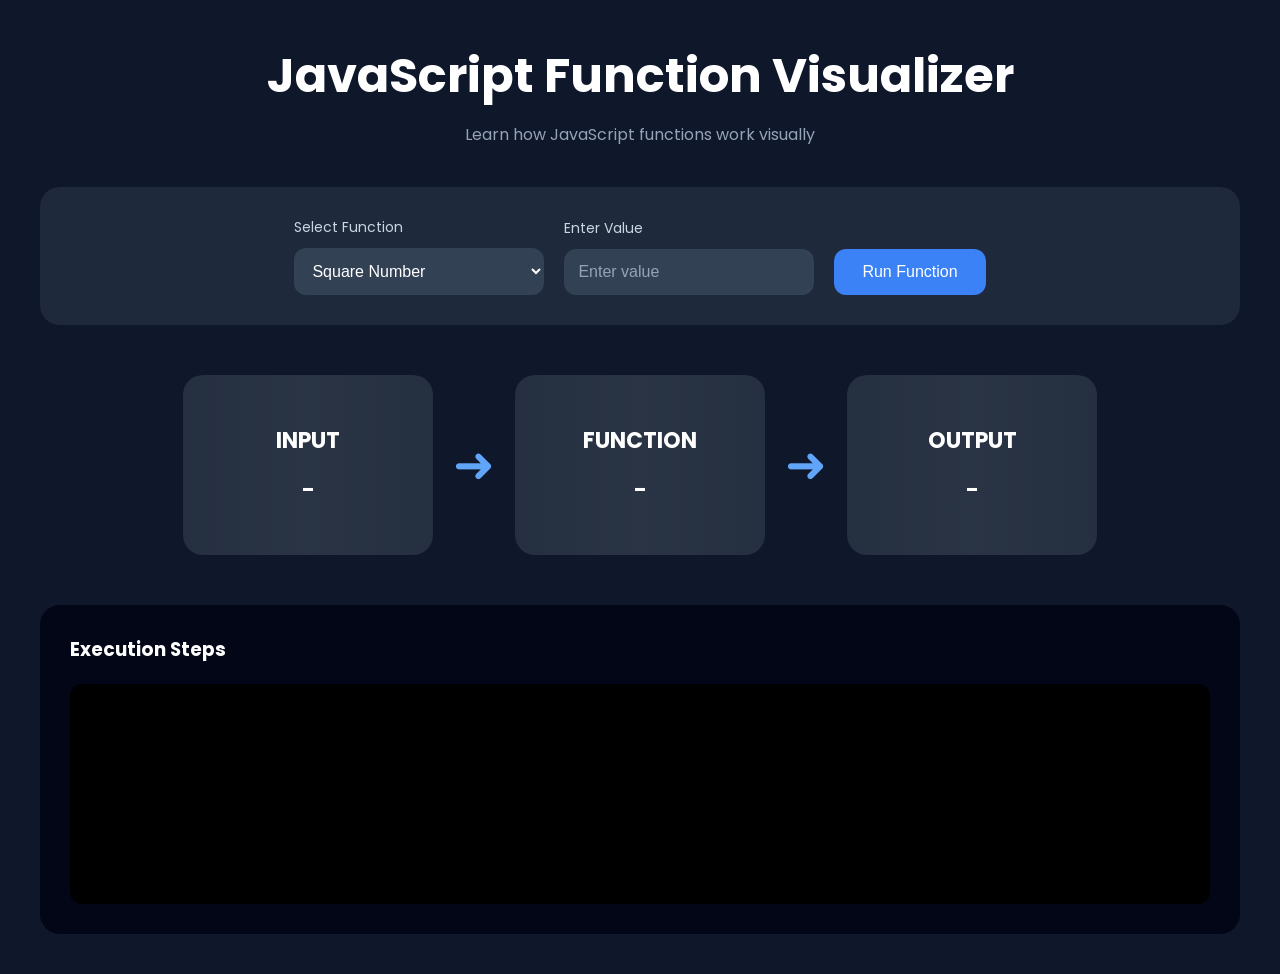
<file: JS_Function/index.html>
<!-- index.html -->
<!DOCTYPE html>
<html lang="en">
<head>
  <meta charset="UTF-8" />
  <meta name="viewport" content="width=device-width, initial-scale=1.0"/>
  <title>JS Function Visualizer</title>

  <link rel="stylesheet" href="style.css">
  <link rel="preconnect" href="https://fonts.googleapis.com">
  <link href="https://fonts.googleapis.com/css2?family=Poppins:wght@300;400;500;600;700&display=swap" rel="stylesheet">
</head>
<body>

  <div class="container">

    <h1>JavaScript Function Visualizer</h1>
    <p class="subtitle">
      Learn how JavaScript functions work visually
    </p>

    <!-- FUNCTION SELECT -->
    <div class="top-section">

      <div class="input-group">
        <label for="functionSelect">Select Function</label>

        <select id="functionSelect" aria-label="Select Function">
          <option value="square">Square Number</option>
          <option value="cube">Cube Number</option>
          <option value="evenodd">Even / Odd Checker</option>
          <option value="factorial">Factorial</option>
          <option value="palindrome">Palindrome Checker</option>
          <option value="bmi">BMI Calculator</option>
          <option value="temperature">Celsius to Fahrenheit</option>
        </select>
      </div>

      <div class="input-group">
        <label>Enter Value</label>
        <input type="text" id="userInput" placeholder="Enter value">
      </div>

      <button id="runBtn">Run Function</button>

    </div>

    <!-- VISUAL FLOW -->
    <div class="visualizer">

      <div class="box input-box">
        <h2>INPUT</h2>
        <p id="inputDisplay">-</p>
      </div>

      <div class="arrow">
        ➜
      </div>

      <div class="box function-box">
        <h2>FUNCTION</h2>
        <p id="functionDisplay">-</p>
      </div>

      <div class="arrow">
        ➜
      </div>

      <div class="box output-box">
        <h2>OUTPUT</h2>
        <p id="outputDisplay">-</p>
      </div>

    </div>

    <!-- STEP CONSOLE -->
    <div class="console-section">

      <h3>Execution Steps</h3>

      <div id="consoleBox">

      </div>

    </div>

  </div>

  <script src="script.js"></script>
</body>
</html>
</file>
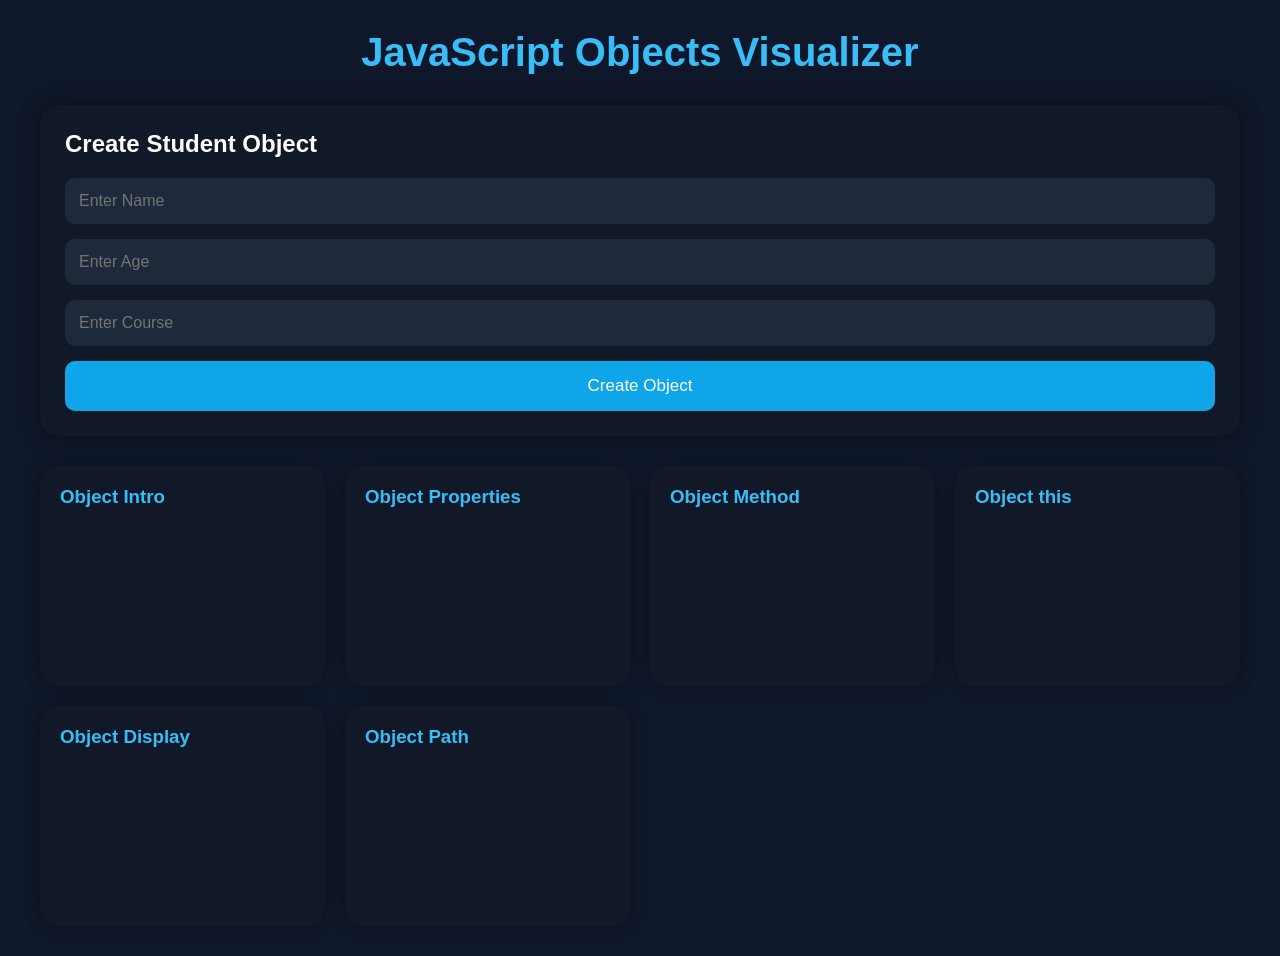
<file: JS_Objects/index.html>
<!DOCTYPE html>
<html lang="en">
<head>
  <meta charset="UTF-8">
  <meta name="viewport" content="width=device-width, initial-scale=1.0">
  <title>JS Objects Visualizer</title>
  <link rel="stylesheet" href="style.css">
</head>
<body>

<div class="container">

  <h1>JavaScript Objects Visualizer</h1>

  <div class="card">

    <h2>Create Student Object</h2>

    <input type="text" id="name" placeholder="Enter Name">
    <input type="number" id="age" placeholder="Enter Age">
    <input type="text" id="course" placeholder="Enter Course">

    <button onclick="createObject()">
      Create Object
    </button>

  </div>

  <div class="grid">

    <div class="box">
      <h3>Object Intro</h3>
      <p id="intro"></p>
    </div>

    <div class="box">
      <h3>Object Properties</h3>
      <p id="properties"></p>
    </div>

    <div class="box">
      <h3>Object Method</h3>
      <p id="methods"></p>
    </div>

    <div class="box">
      <h3>Object this</h3>
      <p id="thisData"></p>
    </div>

    <div class="box">
      <h3>Object Display</h3>
      <p id="display"></p>
    </div>

    <div class="box">
      <h3>Object Path</h3>
      <p id="path"></p>
    </div>

  </div>

</div>

<script src="script.js"></script>

</body>
</html>
</file>
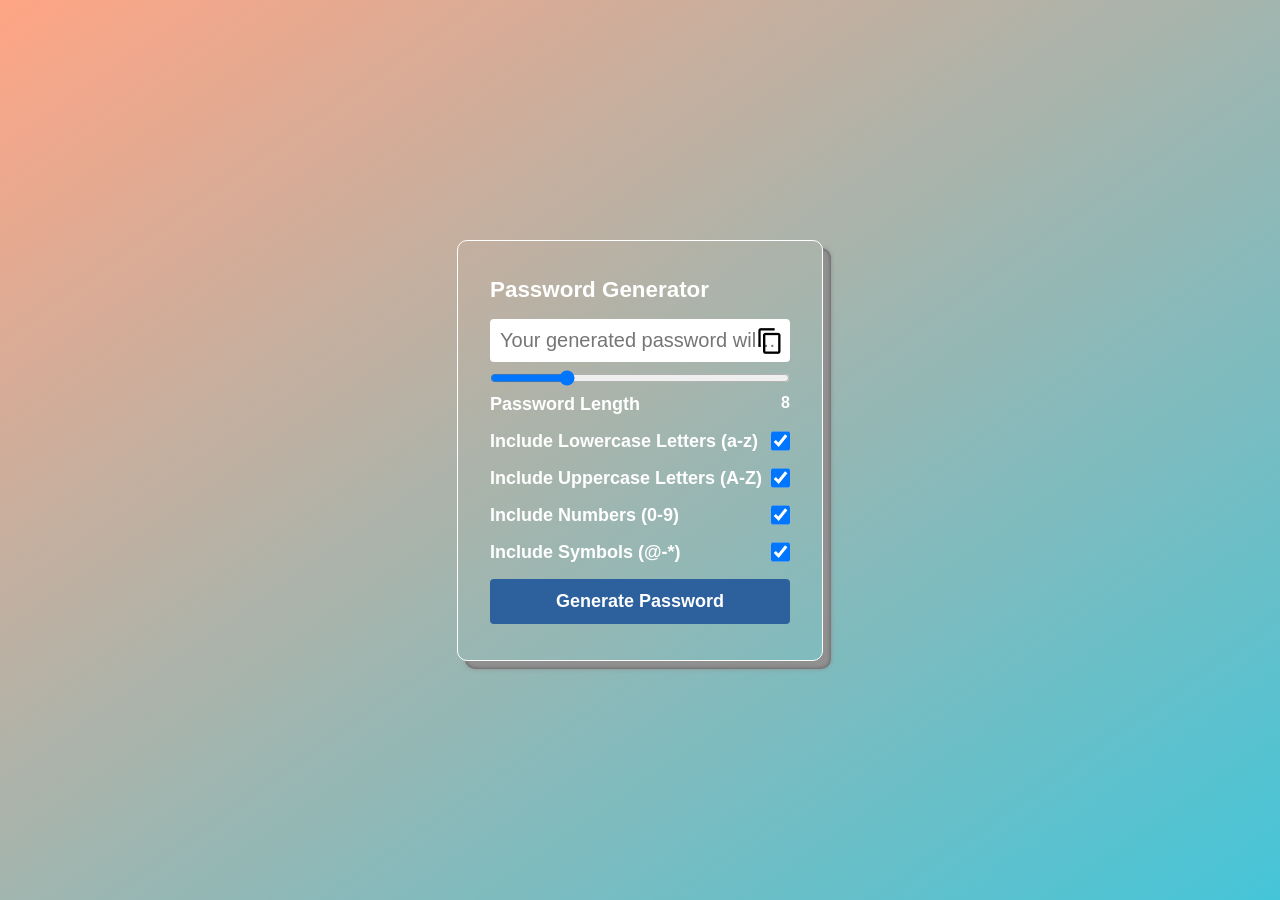
<file: Password_Gen/index.html>
<!DOCTYPE html>
<html lang="en">
  <head>
    <meta charset="UTF-8" />
    <meta http-equiv="X-UA-Compatible" content="IE=edge" />
    <meta name="viewport" content="width=device-width, initial-scale=1.0" />
    <link rel="stylesheet" href="style.css" />
    <link
      href="https://fonts.googleapis.com/icon?family=Material+Icons"
      rel="stylesheet"
    />

    <title>Password Generator | JavaScript Project</title>
  </head>
  <body>
    <div class="container">
      <h1>Password Generator</h1>

      <div class="inputBox">
        <input
          type="text"
          class="passBox"
          id="passBox"
          disabled
          aria-label="Generated password"
          title="Generated password"
          placeholder="Your generated password will appear here"
        />
        <span class="material-icons" id="copyIcon" role="button" aria-label="Copy password">content_copy</span>
      </div>

      <input type="range" min="1" max="30" value="8" id="inputSlider"
        title="Password length"
        aria-label="Password length"
        aria-describedby="sliderValue" />

      <div class="row">
        <p>Password Length</p>
        <span id="sliderValue"></span>
      </div>

      <div class="row">
        <label for="lowercase">Include Lowercase Letters (a-z)</label>
        <input type="checkbox" name="lowercase" id="lowercase" checked/>
      </div>

      <div class="row">
        <label for="uppercase">Include Uppercase Letters (A-Z)</label>
        <input type="checkbox" name="uppercase" id="uppercase" checked/>
      </div>

      <div class="row">
        <label for="numbers">Include Numbers (0-9)</label>
        <input type="checkbox" name="numbers" id="numbers" checked/>
      </div>

      <div class="row">
        <label for="symbols">Include Symbols (@-*)</label>
        <input type="checkbox" name="symbols" id="symbols" checked/>
      </div>

      <button type="button" class="genBtn" id="genBtn">
        Generate Password
      </button>
    </div>

    <script src="script.js"></script>
  </body>
</html>
</file>
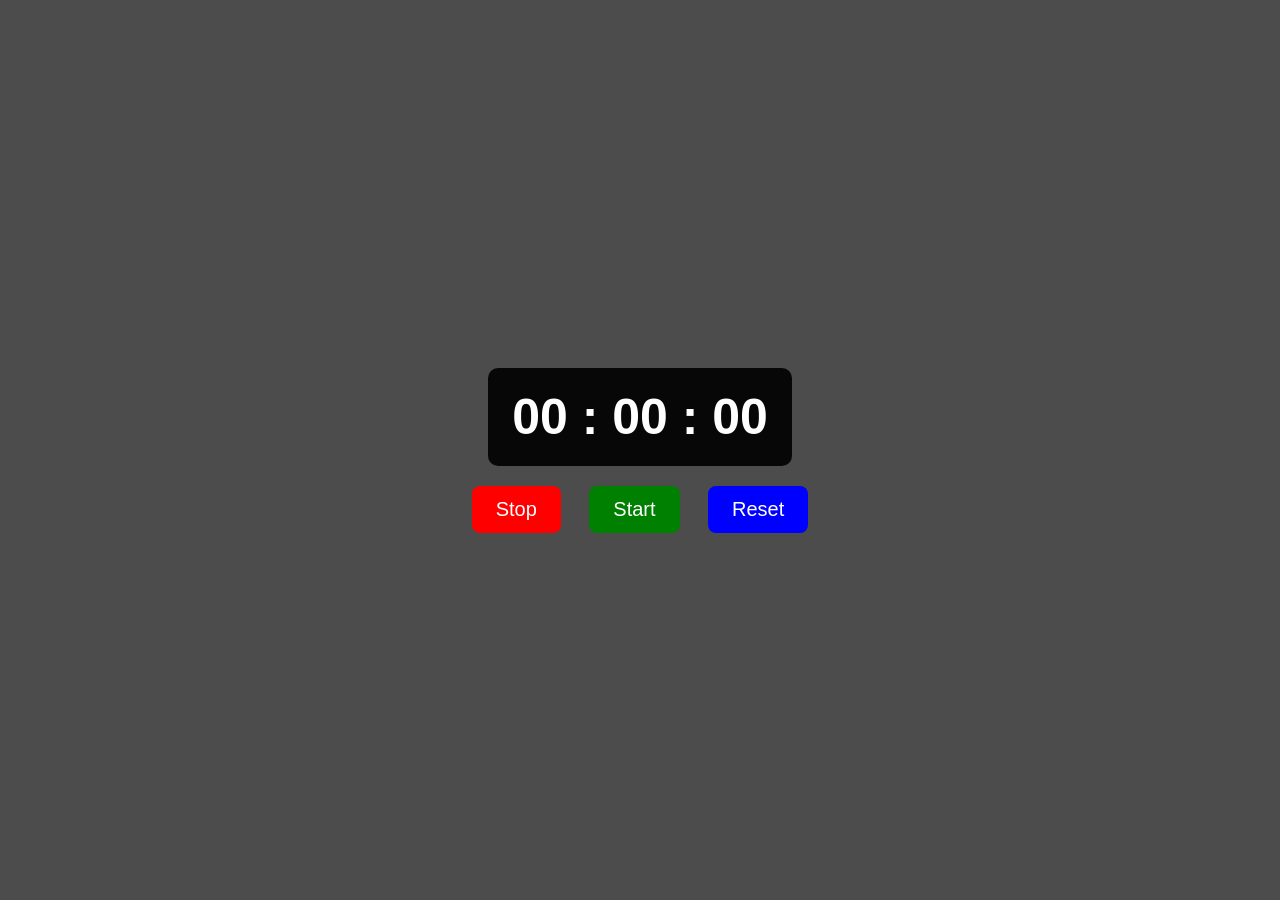
<file: Stop-Watch/index.html>
<!DOCTYPE html>
<html lang="en">
<head>
    <meta charset="UTF-8">
    <meta http-equiv="X-UA-Compatible" content="IE=edge">
    <meta name="viewport" content="width=device-width, initial-scale=1.0">
    <link rel="stylesheet" href="style.css">
    <title>Stopwatch</title>
</head>
<body>
    <div class="stopwatch">
        <div class="timerDisplay">00 : 00 : 00</div>
    </div>

    <div class="buttons">
        <button id="stopBtn" class="btn" style="--clr:red;">Stop</button>

        <button id="startBtn" class="btn" style="--clr:green">Start</button>

        <button id="resetBtn" class="btn" style="--clr:blue">Reset</button>
    </div>

    <script src="script.js"></script>
</body>
</html>
</file>
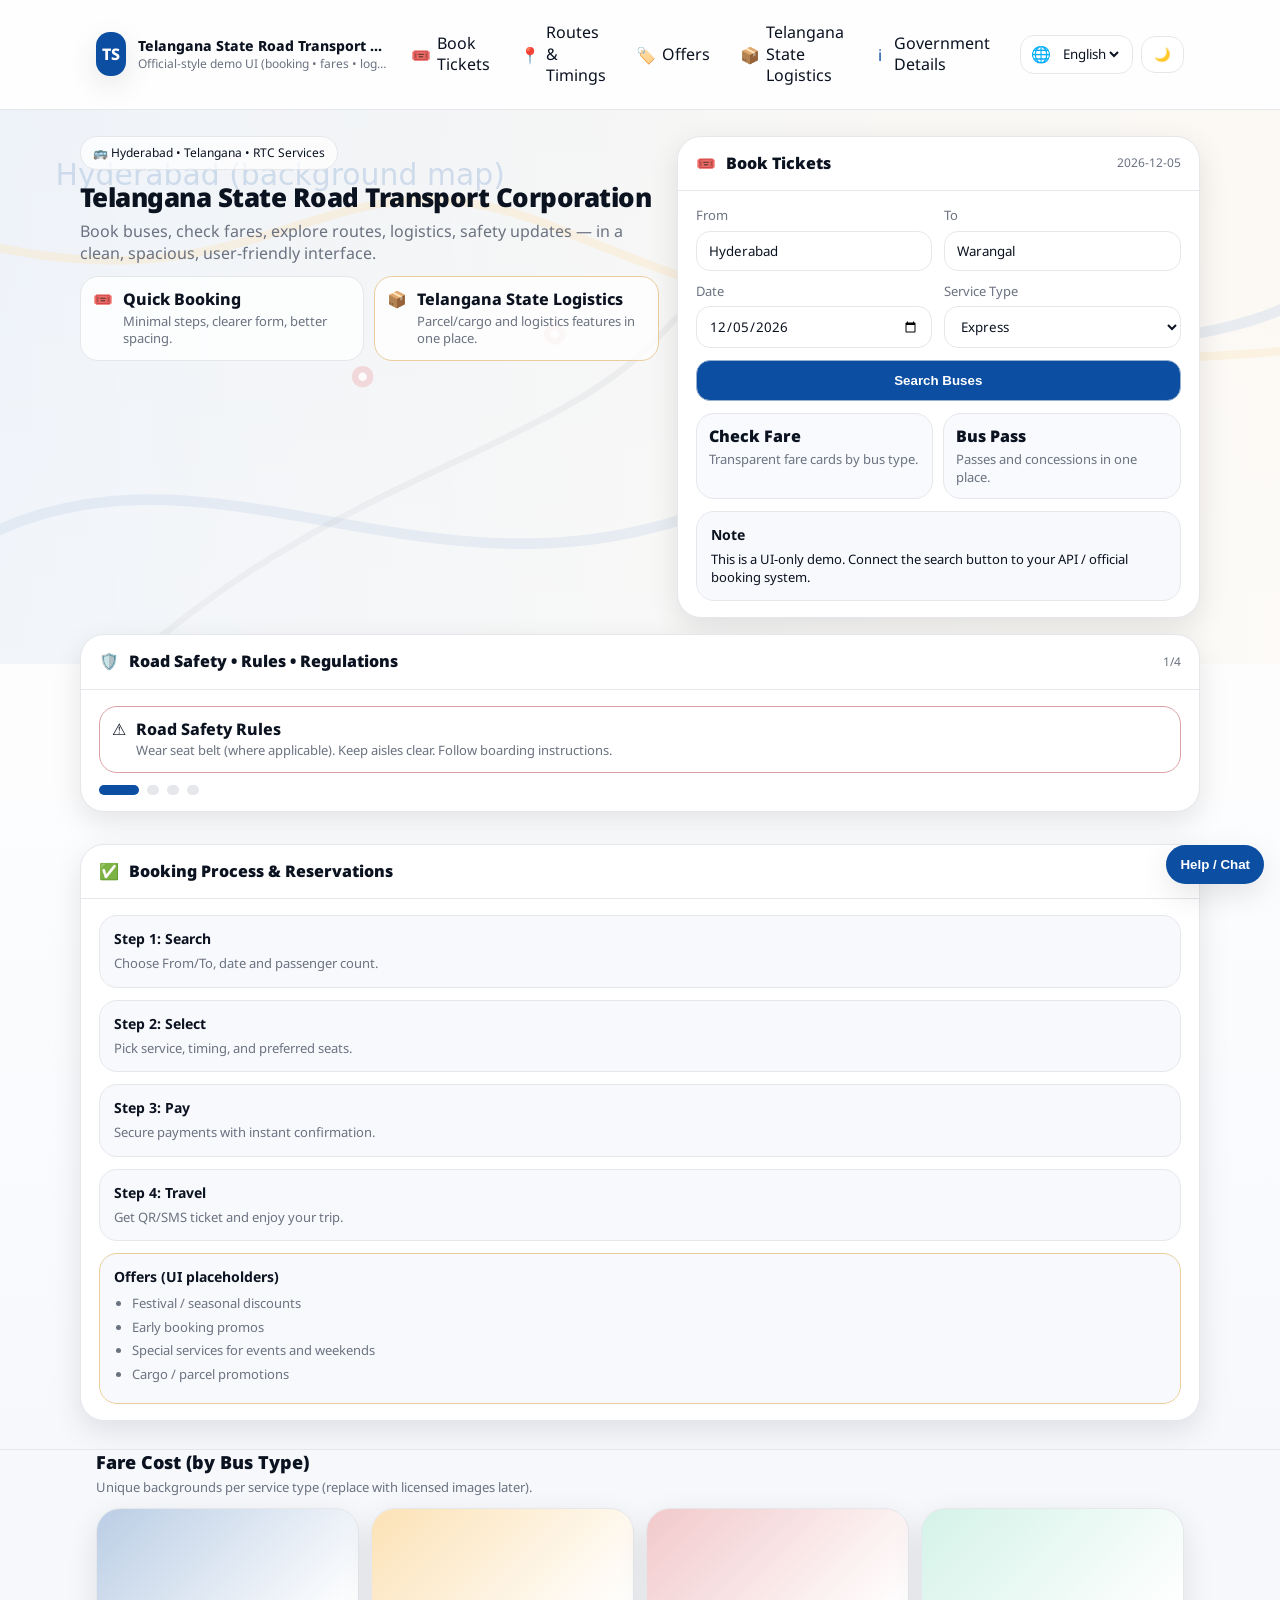
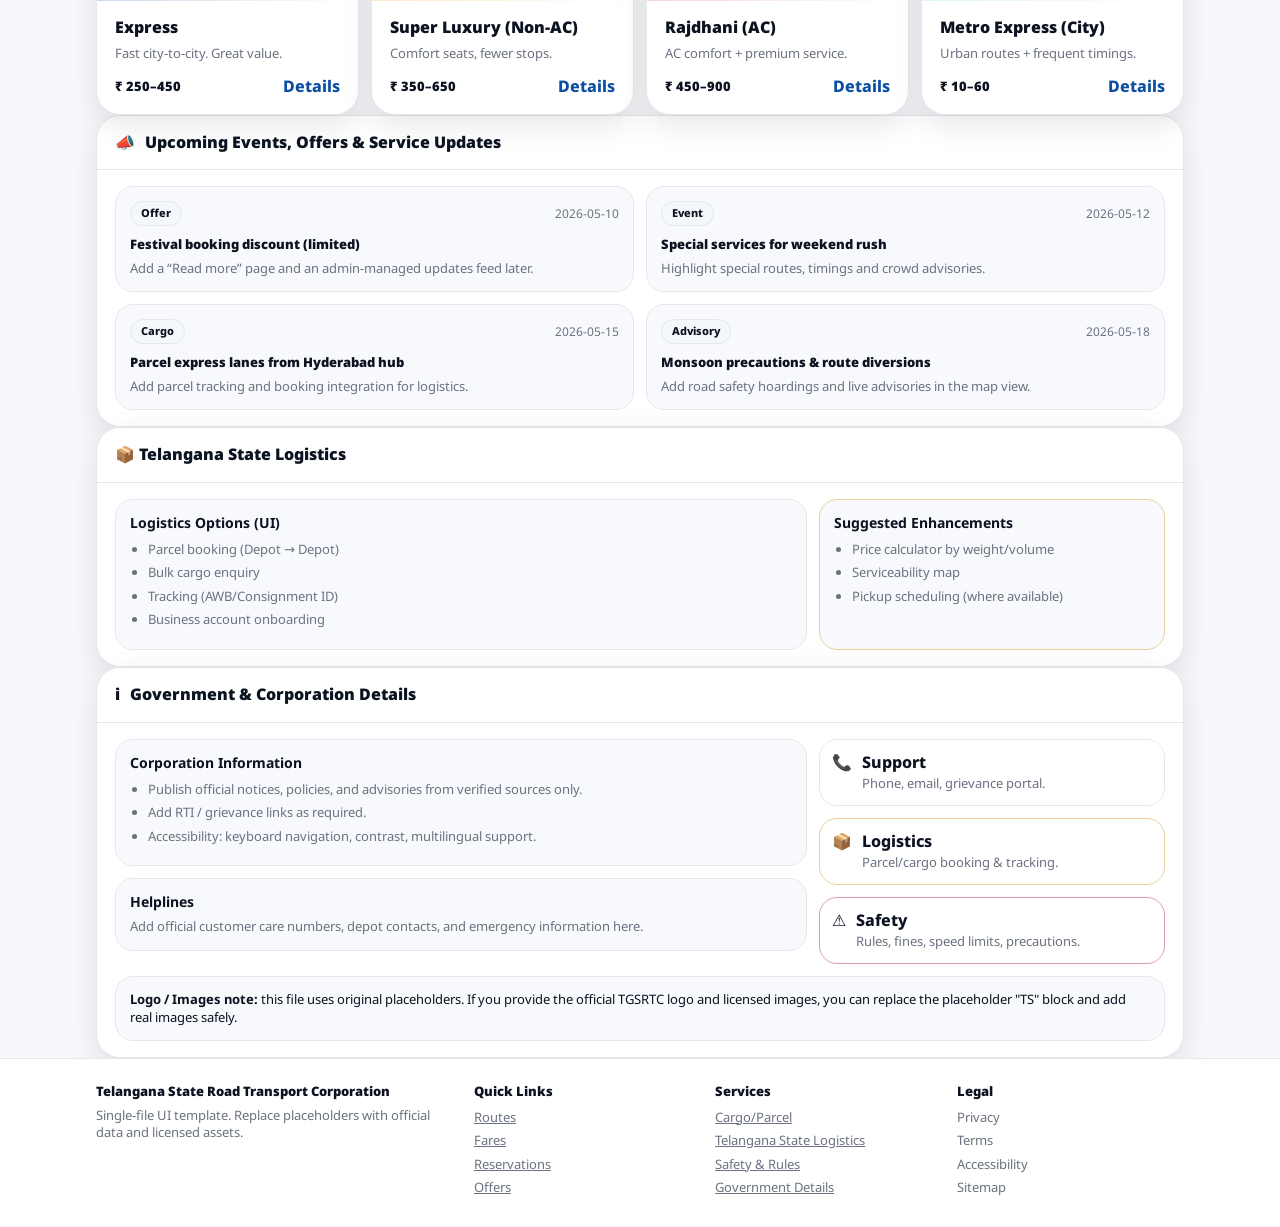
<file: copliotTG.html>
<!doctype html>
<html lang="en">
<head>
  <meta charset="utf-8" />
  <meta name="viewport" content="width=device-width,initial-scale=1" />
  <title>Telangana State Road Transport Corporation — UI (Single File)</title>

  <!-- Font (supports Telugu/Urdu/Hindi well) -->
  <link rel="preconnect" href="https://fonts.googleapis.com">
  <link rel="preconnect" href="https://fonts.gstatic.com" crossorigin>
  <link href="https://fonts.googleapis.com/css2?family=Noto+Sans:wght@400;600;700&family=Noto+Sans+Telugu:wght@400;600;700&display=swap" rel="stylesheet">

  <style>
    :root{
      /* “Official-like” palette (tune to exact TGSRTC site) */
      --primary:#0B4EA2;
      --accent:#F59E0B;
      --danger:#C81D25;

      --bg:#F6F8FC;
      --card:#ffffff;
      --ink:#0B1220;
      --muted:#6B7280;
      --border:#E5E7EB;

      --shadow: 0 10px 30px rgba(2, 6, 23, 0.10);
      --r12: 12px;
      --r16: 16px;
      --r20: 20px;
      --r24: 24px;

      --max: 1120px;
    }

    /* Dark theme overrides */
    .dark{
      --bg:#070A12;
      --card:#0B1220;
      --ink:#F3F4F6;
      --muted:#A1A1AA;
      --border:#1F2937;
      --shadow: 0 12px 34px rgba(0,0,0,0.45);
    }

    *{box-sizing:border-box}
    html,body{height:100%}
    body{
      margin:0;
      font-family: "Noto Sans","Noto Sans Telugu",system-ui,-apple-system,Segoe UI,Roboto,Arial,sans-serif;
      background:var(--bg);
      color:var(--ink);
      line-height:1.35;
    }
    a{color:inherit}
    .container{max-width:var(--max); margin:0 auto; padding:0 16px}

    /* Header */
    header{
      position:sticky; top:0; z-index:50;
      backdrop-filter: blur(12px);
      background: color-mix(in srgb, var(--card) 82%, transparent);
      border-bottom:1px solid var(--border);
    }
    .header-row{
      display:flex; align-items:center; justify-content:space-between;
      gap:12px; padding:12px 0;
    }
    .brand{
      display:flex; align-items:center; gap:12px; min-width:0;
    }
    .logo{
      width:44px; height:44px; border-radius:14px;
      display:grid; place-items:center;
      background:var(--primary); color:#fff;
      font-weight:800; box-shadow:var(--shadow);
      user-select:none;
    }
    .brand-text{min-width:0}
    .brand-title{font-weight:800; font-size:14px; white-space:nowrap; overflow:hidden; text-overflow:ellipsis}
    .brand-sub{font-size:12px; color:var(--muted); white-space:nowrap; overflow:hidden; text-overflow:ellipsis}

    nav{display:none; gap:6px; align-items:center}
    .nav-link{
      display:flex; align-items:center; gap:8px;
      padding:10px 12px; border-radius:14px;
      text-decoration:none;
      color:var(--ink);
    }
    .nav-link:hover{background:color-mix(in srgb, var(--bg) 90%, transparent)}
    .nav-ico{
      width:18px; height:18px; display:inline-grid; place-items:center;
      color:var(--primary);
    }

    .controls{display:flex; align-items:center; gap:8px}
    .select, .btn{
      border:1px solid var(--border);
      background:var(--card);
      color:var(--ink);
      border-radius:14px;
      padding:10px 12px;
      box-shadow: none;
    }
    .select{
      display:flex; align-items:center; gap:8px;
      padding:8px 10px;
    }
    select{
      border:none; outline:none; background:transparent; color:var(--ink);
      font-family:inherit;
    }
    .btn{
      cursor:pointer;
    }
    .btn:hover{background:color-mix(in srgb, var(--bg) 92%, transparent)}
    .btn-primary{
      border-color: color-mix(in srgb, var(--primary) 35%, var(--border));
      background:var(--primary);
      color:#fff;
      font-weight:700;
    }
    .btn-primary:hover{filter:brightness(0.98)}

    .mobile-menu-btn{display:inline-flex}
    .mobile-drawer{
      display:none;
      border-top:1px solid var(--border);
      padding:10px 0 14px;
    }
    .mobile-drawer .nav-link{padding:10px 8px}

    /* Hero */
    .hero{
      position:relative;
      overflow:hidden;
      border-bottom:1px solid var(--border);
    }
    .hero-bg{
      position:absolute; inset:0;
      opacity:0.95;
    }
    .hero-overlay{
      position:absolute; inset:0;
      background: linear-gradient(to bottom,
        color-mix(in srgb, var(--card) 65%, transparent),
        color-mix(in srgb, var(--card) 75%, transparent),
        var(--bg));
    }
    .hero-inner{position:relative; padding:26px 0 28px}
    .hero-grid{
      display:grid; gap:16px;
      grid-template-columns: 1fr;
      align-items:start;
    }

    .badge{
      display:inline-flex; align-items:center; gap:8px;
      padding:8px 12px;
      border:1px solid var(--border);
      background: color-mix(in srgb, var(--card) 75%, transparent);
      border-radius:999px;
      font-size:12px;
      width:fit-content;
    }
    .h1{margin:10px 0 6px; font-size:26px; font-weight:900; letter-spacing:-0.02em}
    .lead{margin:0; color:var(--muted)}
    .pill-grid{display:grid; grid-template-columns:1fr; gap:10px; margin-top:12px}
    .pill{
      border:1px solid var(--border);
      background: color-mix(in srgb, var(--card) 80%, transparent);
      border-radius:18px;
      padding:12px;
      display:flex; gap:10px;
    }
    .pill .k{font-weight:800}
    .pill .d{color:var(--muted); font-size:13px; margin-top:2px}
    .tone-warning{border-color: color-mix(in srgb, var(--accent) 35%, var(--border))}
    .tone-danger{border-color: color-mix(in srgb, var(--danger) 35%, var(--border))}

    /* Cards */
    .card{
      border:1px solid var(--border);
      background:var(--card);
      border-radius: var(--r24);
      box-shadow: var(--shadow);
      overflow:hidden;
    }
    .card-h{
      padding:16px 18px;
      border-bottom:1px solid var(--border);
      display:flex; align-items:center; justify-content:space-between;
      gap:12px;
    }
    .card-h .title{
      font-weight:900; display:flex; align-items:center; gap:10px;
    }
    .card-b{padding:16px 18px}

    .form-grid{display:grid; grid-template-columns:1fr; gap:12px}
    label{display:block; font-size:13px}
    .lbl{color:var(--muted); margin-bottom:6px}
    input, .select2{
      width:100%;
      border:1px solid var(--border);
      background: color-mix(in srgb, var(--card) 92%, transparent);
      color:var(--ink);
      border-radius: 14px;
      padding:10px 12px;
      outline:none;
      font-family:inherit;
    }
    .select2{padding:0}
    .select2 select{width:100%; padding:10px 12px}

    .mini-grid{display:grid; grid-template-columns:1fr; gap:10px; margin-top:12px}
    .mini{
      border-radius:18px;
      padding:12px;
      background: color-mix(in srgb, var(--bg) 75%, transparent);
      border:1px solid var(--border);
    }
    .mini .k{font-weight:900}
    .mini .d{color:var(--muted); font-size:13px; margin-top:3px}

    /* Hoarding slider */
    .dots{display:flex; gap:8px; margin-top:12px}
    .dot{
      height:10px; width:10px; border-radius:999px;
      background:var(--border);
      border:none; cursor:pointer;
    }
    .dot.active{width:40px; background:var(--primary)}

    /* Sections */
    section{padding:22px 0}
    .section-title{
      display:flex; align-items:end; justify-content:space-between;
      gap:12px; margin-bottom:12px;
    }
    .section-title h2{margin:0; font-size:18px; font-weight:900}
    .section-title p{margin:4px 0 0; color:var(--muted); font-size:13px}

    /* Fare cards */
    .fare-grid{display:grid; grid-template-columns:1fr; gap:12px}
    .fare-top{height:92px}
    .g1{background: linear-gradient(135deg, color-mix(in srgb, var(--primary) 28%, transparent), transparent)}
    .g2{background: linear-gradient(135deg, color-mix(in srgb, var(--accent) 30%, transparent), transparent)}
    .g3{background: linear-gradient(135deg, color-mix(in srgb, var(--danger) 24%, transparent), transparent)}
    .g4{background: linear-gradient(135deg, rgba(16,185,129,.18), transparent)}
    .fare-name{font-weight:900}
    .fare-desc{color:var(--muted); font-size:13px; margin-top:6px}
    .fare-row{display:flex; align-items:center; justify-content:space-between; margin-top:14px}
    .link{color:var(--primary); font-weight:800; text-decoration:none}
    .link:hover{text-decoration:underline}

    /* Updates */
    .updates-grid{display:grid; grid-template-columns:1fr; gap:12px}
    .tag{
      display:inline-flex; align-items:center;
      font-size:11px; font-weight:800;
      padding:4px 10px; border-radius:999px;
      border:1px solid var(--border);
      background: color-mix(in srgb, var(--bg) 80%, transparent);
    }
    .row{display:flex; align-items:center; justify-content:space-between; gap:10px}
    .date{color:var(--muted); font-size:12px}
    .u-title{margin-top:10px; font-weight:900}
    .u-desc{margin-top:6px; color:var(--muted); font-size:13px}

    /* Govt */
    .gov-grid{display:grid; grid-template-columns:1fr; gap:12px}
    .note{
      background: color-mix(in srgb, var(--bg) 78%, transparent);
      border:1px solid var(--border);
      border-radius:18px;
      padding:14px;
      font-size:13px;
    }
    .note h3{margin:0 0 6px; font-size:14px}
    .note ul{margin:8px 0 0; padding-left:18px; color:var(--muted)}
    .note li{margin:6px 0}

    /* Footer */
    footer{
      border-top:1px solid var(--border);
      background:var(--card);
      padding:24px 0;
    }
    .footer-grid{display:grid; grid-template-columns:1fr; gap:14px; font-size:13px}
    .footer-grid .k{font-weight:900}
    .footer-grid .muted{color:var(--muted); margin-top:6px}
    .footer-grid ul{margin:8px 0 0; padding:0; list-style:none; color:var(--muted)}
    .footer-grid li{margin:6px 0}

    /* Chat */
    .chat-fab{
      position:fixed; right:16px; bottom:16px; z-index:60;
      border:none;
      background:var(--primary);
      color:#fff;
      padding:12px 14px;
      border-radius:999px;
      box-shadow: var(--shadow);
      cursor:pointer;
      font-weight:900;
    }
    .chat-fab:hover{filter:brightness(0.98)}
    .modal{
      position:fixed; inset:0; z-index:80;
      display:none;
      background:rgba(0,0,0,0.45);
      padding:16px;
    }
    .modal.open{display:flex}
    .modal-inner{
      margin:auto;
      width:100%;
      max-width:560px;
      border-radius: 22px;
      border:1px solid var(--border);
      background:var(--card);
      box-shadow: var(--shadow);
      overflow:hidden;
    }
    .modal-h{
      display:flex; align-items:center; justify-content:space-between;
      padding:14px 16px;
      border-bottom:1px solid var(--border);
      font-weight:900;
    }
    .icon-btn{
      border:1px solid var(--border);
      background: color-mix(in srgb, var(--card) 92%, transparent);
      color:var(--ink);
      border-radius:14px;
      padding:8px 10px;
      cursor:pointer;
    }
    .icon-btn:hover{background: color-mix(in srgb, var(--bg) 90%, transparent)}
    .chat-body{
      height:320px;
      overflow:auto;
      padding:14px;
      display:flex; flex-direction:column; gap:10px;
    }
    .msg{
      max-width:85%;
      padding:10px 12px;
      border-radius: 18px;
      font-size:13px;
      border:1px solid var(--border);
      background: color-mix(in srgb, var(--bg) 78%, transparent);
    }
    .msg.user{
      margin-left:auto;
      background:var(--primary);
      border-color: color-mix(in srgb, var(--primary) 55%, var(--border));
      color:#fff;
    }
    .chat-in{
      display:flex; gap:10px;
      padding:14px;
      border-top:1px solid var(--border);
    }
    .chat-in input{
      flex:1;
      border-radius:16px;
    }

    /* Responsive */
    @media (min-width: 860px){
      nav{display:flex}
      .mobile-menu-btn{display:none}
      .hero-grid{grid-template-columns: 1.05fr 0.95fr; gap:18px}
      .pill-grid{grid-template-columns:1fr 1fr}
      .form-grid{grid-template-columns:1fr 1fr}
      .mini-grid{grid-template-columns:1fr 1fr}
      .fare-grid{grid-template-columns: 1fr 1fr 1fr 1fr}
      .updates-grid{grid-template-columns:1fr 1fr}
      .gov-grid{grid-template-columns: 2fr 1fr}
      .footer-grid{grid-template-columns: 1.6fr 1fr 1fr 1fr}
    }
  </style>
</head>

<body>
  <header>
    <div class="container">
      <div class="header-row">
        <div class="brand">
          <!-- Placeholder logo. Replace with an official/authorized logo file if you have rights. -->
          <div class="logo" aria-label="Logo">TS</div>
          <div class="brand-text">
            <!-- Replace header "TGSRTC" with full name in all languages -->
            <div id="brandTitle" class="brand-title">Telangana State Road Transport Corporation</div>
            <div id="brandSub" class="brand-sub">Official-style demo UI (booking • fares • logistics • safety • updates)</div>
          </div>
        </div>

        <nav aria-label="Primary">
          <a class="nav-link" href="#booking"><span class="nav-ico">🎟️</span><span id="navBook">Book Tickets</span></a>
          <a class="nav-link" href="#routes"><span class="nav-ico">📍</span><span id="navRoutes">Routes & Timings</span></a>
          <a class="nav-link" href="#offers"><span class="nav-ico">🏷️</span><span id="navOffers">Offers</span></a>
          <a class="nav-link" href="#logistics"><span class="nav-ico">📦</span><span id="navLogistics">Telangana State Logistics</span></a>
          <a class="nav-link" href="#gov"><span class="nav-ico">ℹ️</span><span id="navGov">Government Details</span></a>
        </nav>

        <div class="controls">
          <div class="select" title="Language">
            <span aria-hidden="true">🌐</span>
            <select id="langSel" aria-label="Language">
              <option value="en">English</option>
              <option value="te">తెలుగు</option>
              <option value="ur">اردو</option>
              <option value="hi">हिन्दी</option>
            </select>
          </div>

          <button id="themeBtn" class="btn" aria-label="Toggle theme" title="Toggle theme">🌙</button>
          <button id="menuBtn" class="btn mobile-menu-btn" aria-label="Open menu" title="Menu">☰</button>
        </div>
      </div>

      <div id="drawer" class="mobile-drawer" aria-label="Mobile navigation">
        <a class="nav-link" href="#booking">🎟️ <span id="mNavBook">Book Tickets</span></a>
        <a class="nav-link" href="#routes">📍 <span id="mNavRoutes">Routes & Timings</span></a>
        <a class="nav-link" href="#offers">🏷️ <span id="mNavOffers">Offers</span></a>
        <a class="nav-link" href="#logistics">📦 <span id="mNavLogistics">Telangana State Logistics</span></a>
        <a class="nav-link" href="#gov">ℹ️ <span id="mNavGov">Government Details</span></a>
      </div>
    </div>
  </header>

  <main>
    <!-- HERO with Hyderabad “map-like” background (original SVG; not copied from any site) -->
    <div class="hero" id="routes">
      <svg class="hero-bg" viewBox="0 0 1200 520" preserveAspectRatio="xMidYMid slice" aria-hidden="true">
        <defs>
          <linearGradient id="g" x1="0" x2="1">
            <stop offset="0" stop-color="#0B4EA2" stop-opacity="0.18"></stop>
            <stop offset="1" stop-color="#F59E0B" stop-opacity="0.12"></stop>
          </linearGradient>
        </defs>
        <rect width="1200" height="520" fill="url(#g)"></rect>
        <path d="M-50 420 C 200 260, 420 520, 740 340 S 1180 260, 1280 120"
              fill="none" stroke="#0B4EA2" stroke-opacity="0.28" stroke-width="10"/>
        <path d="M-40 120 C 260 200, 300 20, 520 110 S 920 260, 1260 220"
              fill="none" stroke="#F59E0B" stroke-opacity="0.32" stroke-width="8"/>
        <path d="M120 520 C 320 340, 520 320, 620 210 S 860 80, 1100 40"
              fill="none" stroke="#111827" stroke-opacity="0.16" stroke-width="6"/>
        <g transform="translate(340,250)"><circle r="10" fill="#C81D25" fill-opacity="0.52"/><circle r="4" fill="#fff" fill-opacity="0.9"/></g>
        <g transform="translate(520,210)"><circle r="10" fill="#C81D25" fill-opacity="0.52"/><circle r="4" fill="#fff" fill-opacity="0.9"/></g>
        <g transform="translate(720,300)"><circle r="10" fill="#C81D25" fill-opacity="0.52"/><circle r="4" fill="#fff" fill-opacity="0.9"/></g>
        <g transform="translate(860,190)"><circle r="10" fill="#C81D25" fill-opacity="0.52"/><circle r="4" fill="#fff" fill-opacity="0.9"/></g>
        <text x="52" y="70" fill="#0B4EA2" fill-opacity="0.55" font-size="28" font-family="system-ui">
          Hyderabad (background map)
        </text>
      </svg>
      <div class="hero-overlay" aria-hidden="true"></div>

      <div class="container hero-inner">
        <div class="hero-grid">
          <div>
            <div class="badge">🚌 Hyderabad • Telangana • RTC Services</div>
            <h1 id="h1" class="h1">Telangana State Road Transport Corporation</h1>
            <p id="lead" class="lead">
              Book buses, check fares, explore routes, logistics, safety updates — in a clean, spacious, user-friendly interface.
            </p>

            <div class="pill-grid">
              <div class="pill">
                <div aria-hidden="true">🎟️</div>
                <div>
                  <div class="k" id="pill1t">Quick Booking</div>
                  <div class="d" id="pill1d">Minimal steps, clearer form, better spacing.</div>
                </div>
              </div>
              <div class="pill tone-warning">
                <div aria-hidden="true">📦</div>
                <div>
                  <div class="k" id="pill2t">Telangana State Logistics</div>
                  <div class="d" id="pill2d">Parcel/cargo and logistics features in one place.</div>
                </div>
              </div>
            </div>
          </div>

          <!-- Booking Search -->
          <div class="card" id="booking">
            <div class="card-h">
              <div class="title">🎟️ <span id="bookTitle">Book Tickets</span></div>
              <div class="date" id="today"></div>
            </div>
            <div class="card-b">
              <div class="form-grid">
                <label>
                  <div class="lbl" id="lblFrom">From</div>
                  <input id="fromInput" value="Hyderabad" />
                </label>

                <label>
                  <div class="lbl" id="lblTo">To</div>
                  <input id="toInput" value="Warangal" />
                </label>

                <label>
                  <div class="lbl" id="lblDate">Date</div>
                  <input id="dateInput" type="date" />
                </label>

                <label>
                  <div class="lbl" id="lblService">Service Type</div>
                  <div class="select2">
                    <select id="serviceSel" aria-label="Service Type">
                      <option>Express</option>
                      <option>Super Luxury (Non-AC)</option>
                      <option>Rajdhani (AC)</option>
                      <option>Metro Express (City)</option>
                    </select>
                  </div>
                </label>
              </div>

              <button class="btn btn-primary" id="searchBtn" style="width:100%; margin-top:12px; padding:12px 14px;">
                Search Buses
              </button>

              <div class="mini-grid">
                <div class="mini">
                  <div class="k" id="mini1t">Check Fare</div>
                  <div class="d" id="mini1d">Transparent fare cards by bus type.</div>
                </div>
                <div class="mini">
                  <div class="k" id="mini2t">Bus Pass</div>
                  <div class="d" id="mini2d">Passes and concessions in one place.</div>
                </div>
              </div>

              <div class="note" style="margin-top:12px">
                <h3>Note</h3>
                This is a UI-only demo. Connect the search button to your API / official booking system.
              </div>
            </div>
          </div>
        </div>

        <!-- Hoardings + Booking Steps -->
        <section style="padding:16px 0 0;">
          <div class="hero-grid" style="grid-template-columns:1fr; gap:16px;">
            <div class="card">
              <div class="card-h">
                <div class="title">🛡️ <span id="hoardTitle">Road Safety • Rules • Regulations</span></div>
                <div class="date"><span id="slideCount">1/4</span></div>
              </div>
              <div class="card-b">
                <div id="slideBox" class="pill tone-danger">
                  <div aria-hidden="true">⚠️</div>
                  <div>
                    <div class="k" id="slideT">Road Safety Rules</div>
                    <div class="d" id="slideD">Wear seat belt (where applicable). Keep aisles clear. Follow boarding instructions.</div>
                  </div>
                </div>

                <div class="dots" aria-label="Slider dots">
                  <button class="dot active" data-i="0" aria-label="Slide 1"></button>
                  <button class="dot" data-i="1" aria-label="Slide 2"></button>
                  <button class="dot" data-i="2" aria-label="Slide 3"></button>
                  <button class="dot" data-i="3" aria-label="Slide 4"></button>
                </div>
              </div>
            </div>

            <div class="card" style="margin-top:16px;">
              <div class="card-h">
                <div class="title">✅ <span id="stepsTitle">Booking Process & Reservations</span></div>
              </div>
              <div class="card-b">
                <div class="updates-grid" style="grid-template-columns:1fr;">
                  <div class="note">
                    <h3><span id="s1t">Step 1: Search</span></h3>
                    <div class="u-desc" id="s1d">Choose From/To, date and passenger count.</div>
                  </div>
                  <div class="note">
                    <h3><span id="s2t">Step 2: Select</span></h3>
                    <div class="u-desc" id="s2d">Pick service, timing, and preferred seats.</div>
                  </div>
                  <div class="note">
                    <h3><span id="s3t">Step 3: Pay</span></h3>
                    <div class="u-desc" id="s3d">Secure payments with instant confirmation.</div>
                  </div>
                  <div class="note">
                    <h3><span id="s4t">Step 4: Travel</span></h3>
                    <div class="u-desc" id="s4d">Get QR/SMS ticket and enjoy your trip.</div>
                  </div>
                </div>

                <div class="note" id="offers" style="margin-top:12px; border-color: color-mix(in srgb, var(--accent) 35%, var(--border))">
                  <h3>Offers (UI placeholders)</h3>
                  <ul>
                    <li>Festival / seasonal discounts</li>
                    <li>Early booking promos</li>
                    <li>Special services for events and weekends</li>
                    <li>Cargo / parcel promotions</li>
                  </ul>
                </div>
              </div>
            </div>

          </div>
        </section>
      </div>
    </div>

    <!-- Fare Cards -->
    <section class="container" id="fares">
      <div class="section-title">
        <div>
          <h2>Fare Cost (by Bus Type)</h2>
          <p>Unique backgrounds per service type (replace with licensed images later).</p>
        </div>
        <a class="btn" href="#offers" style="text-decoration:none; display:none" id="viewOffersBtn">🏷️ View offers</a>
      </div>

      <div class="fare-grid">
        <div class="card">
          <div class="fare-top g1"></div>
          <div class="card-b">
            <div class="fare-name">Express</div>
            <div class="fare-desc">Fast city-to-city. Great value.</div>
            <div class="fare-row">
              <div class="fare-name" style="font-size:13px">₹ 250–450</div>
              <a class="link" href="#booking">Details</a>
            </div>
          </div>
        </div>

        <div class="card">
          <div class="fare-top g2"></div>
          <div class="card-b">
            <div class="fare-name">Super Luxury (Non-AC)</div>
            <div class="fare-desc">Comfort seats, fewer stops.</div>
            <div class="fare-row">
              <div class="fare-name" style="font-size:13px">₹ 350–650</div>
              <a class="link" href="#booking">Details</a>
            </div>
          </div>
        </div>

        <div class="card">
          <div class="fare-top g3"></div>
          <div class="card-b">
            <div class="fare-name">Rajdhani (AC)</div>
            <div class="fare-desc">AC comfort + premium service.</div>
            <div class="fare-row">
              <div class="fare-name" style="font-size:13px">₹ 450–900</div>
              <a class="link" href="#booking">Details</a>
            </div>
          </div>
        </div>

        <div class="card">
          <div class="fare-top g4"></div>
          <div class="card-b">
            <div class="fare-name">Metro Express (City)</div>
            <div class="fare-desc">Urban routes + frequent timings.</div>
            <div class="fare-row">
              <div class="fare-name" style="font-size:13px">₹ 10–60</div>
              <a class="link" href="#booking">Details</a>
            </div>
          </div>
        </div>
      </div>
    </section>

    <!-- Updates -->
    <section class="container">
      <div class="card">
        <div class="card-h">
          <div class="title">📣 <span id="updatesTitle">Upcoming Events, Offers & Service Updates</span></div>
        </div>
        <div class="card-b">
          <div class="updates-grid">
            <div class="note">
              <div class="row">
                <span class="tag">Offer</span>
                <span class="date">2026-05-10</span>
              </div>
              <div class="u-title">Festival booking discount (limited)</div>
              <div class="u-desc">Add a “Read more” page and an admin-managed updates feed later.</div>
            </div>

            <div class="note">
              <div class="row">
                <span class="tag">Event</span>
                <span class="date">2026-05-12</span>
              </div>
              <div class="u-title">Special services for weekend rush</div>
              <div class="u-desc">Highlight special routes, timings and crowd advisories.</div>
            </div>

            <div class="note">
              <div class="row">
                <span class="tag">Cargo</span>
                <span class="date">2026-05-15</span>
              </div>
              <div class="u-title">Parcel express lanes from Hyderabad hub</div>
              <div class="u-desc">Add parcel tracking and booking integration for logistics.</div>
            </div>

            <div class="note">
              <div class="row">
                <span class="tag">Advisory</span>
                <span class="date">2026-05-18</span>
              </div>
              <div class="u-title">Monsoon precautions & route diversions</div>
              <div class="u-desc">Add road safety hoardings and live advisories in the map view.</div>
            </div>
          </div>
        </div>
      </div>
    </section>

    <!-- Logistics -->
    <section class="container" id="logistics">
      <div class="card">
        <div class="card-h">
          <div class="title">📦 Telangana State Logistics</div>
        </div>
        <div class="card-b">
          <div class="gov-grid">
            <div class="note">
              <h3>Logistics Options (UI)</h3>
              <ul>
                <li>Parcel booking (Depot → Depot)</li>
                <li>Bulk cargo enquiry</li>
                <li>Tracking (AWB/Consignment ID)</li>
                <li>Business account onboarding</li>
              </ul>
            </div>
            <div class="note tone-warning" style="border-color: color-mix(in srgb, var(--accent) 35%, var(--border))">
              <h3>Suggested Enhancements</h3>
              <ul>
                <li>Price calculator by weight/volume</li>
                <li>Serviceability map</li>
                <li>Pickup scheduling (where available)</li>
              </ul>
            </div>
          </div>
        </div>
      </div>
    </section>

    <!-- Government details -->
    <section class="container" id="gov">
      <div class="card">
        <div class="card-h">
          <div class="title">ℹ️ <span id="govTitle">Government & Corporation Details</span></div>
        </div>
        <div class="card-b">
          <div class="gov-grid">
            <div style="display:flex; flex-direction:column; gap:12px">
              <div class="note">
                <h3>Corporation Information</h3>
                <ul>
                  <li>Publish official notices, policies, and advisories from verified sources only.</li>
                  <li>Add RTI / grievance links as required.</li>
                  <li>Accessibility: keyboard navigation, contrast, multilingual support.</li>
                </ul>
              </div>

              <div class="note">
                <h3>Helplines</h3>
                <div class="u-desc">
                  Add official customer care numbers, depot contacts, and emergency information here.
                </div>
              </div>
            </div>

            <div style="display:flex; flex-direction:column; gap:12px">
              <div class="pill">
                <div aria-hidden="true">📞</div>
                <div>
                  <div class="k">Support</div>
                  <div class="d">Phone, email, grievance portal.</div>
                </div>
              </div>
              <div class="pill tone-warning">
                <div aria-hidden="true">📦</div>
                <div>
                  <div class="k">Logistics</div>
                  <div class="d">Parcel/cargo booking & tracking.</div>
                </div>
              </div>
              <div class="pill tone-danger">
                <div aria-hidden="true">⚠️</div>
                <div>
                  <div class="k">Safety</div>
                  <div class="d">Rules, fines, speed limits, precautions.</div>
                </div>
              </div>
            </div>

          </div>

          <div class="note" style="margin-top:12px">
            <b>Logo / Images note:</b> this file uses original placeholders. If you provide the official TGSRTC logo and licensed images,
            you can replace the placeholder "TS" block and add real images safely.
          </div>
        </div>
      </div>
    </section>
  </main>

  <footer>
    <div class="container">
      <div class="footer-grid">
        <div>
          <div class="k" id="footerBrand">Telangana State Road Transport Corporation</div>
          <div class="muted">
            Single-file UI template. Replace placeholders with official data and licensed assets.
          </div>
        </div>
        <div>
          <div class="k">Quick Links</div>
          <ul>
            <li><a href="#routes">Routes</a></li>
            <li><a href="#fares">Fares</a></li>
            <li><a href="#booking">Reservations</a></li>
            <li><a href="#offers">Offers</a></li>
          </ul>
        </div>
        <div>
          <div class="k">Services</div>
          <ul>
            <li><a href="#logistics">Cargo/Parcel</a></li>
            <li><a href="#logistics">Telangana State Logistics</a></li>
            <li><a href="#routes">Safety & Rules</a></li>
            <li><a href="#gov">Government Details</a></li>
          </ul>
        </div>
        <div>
          <div class="k">Legal</div>
          <ul>
            <li>Privacy</li>
            <li>Terms</li>
            <li>Accessibility</li>
            <li>Sitemap</li>
          </ul>
        </div>
      </div>
    </div>
  </footer>

  <!-- Chatbot -->
  <button class="chat-fab" id="chatFab">Help / Chat</button>

  <div class="modal" id="chatModal" role="dialog" aria-modal="true" aria-label="Chatbot">
    <div class="modal-inner">
      <div class="modal-h">
        <div id="chatTitle">TGSRTC Assistant</div>
        <button class="icon-btn" id="chatClose" aria-label="Close">✕</button>
      </div>

      <div class="chat-body" id="chatBody">
        <div class="msg">Hello! I can help with routes, fares, refunds and safety helplines.</div>
        <div class="msg">Try: “Hyderabad to Warangal fare” or “Refund policy”.</div>
      </div>

      <div class="chat-in">
        <input id="chatInput" placeholder="Type your question…" />
        <button class="btn btn-primary" id="chatSend" aria-label="Send">Send</button>
      </div>
    </div>
  </div>

  <script>
    // ====== Strings (multilingual) ======
    const STR = {
      en: {
        headerTitle: "Telangana State Road Transport Corporation",
        subTitle: "Official-style demo UI (booking • fares • logistics • safety • updates)",
        navBook: "Book Tickets",
        navRoutes: "Routes & Timings",
        navOffers: "Offers",
        navLogistics: "Telangana State Logistics",
        navGov: "Government Details",
        h1: "Telangana State Road Transport Corporation",
        lead: "Book buses, check fares, explore routes, logistics, safety updates — in a clean, spacious, user-friendly interface.",
        pill1t: "Quick Booking",
        pill1d: "Minimal steps, clearer form, better spacing.",
        pill2t: "Telangana State Logistics",
        pill2d: "Parcel/cargo and logistics features in one place.",
        bookTitle: "Book Tickets",
        lblFrom: "From",
        lblTo: "To",
        lblDate: "Date",
        lblService: "Service Type",
        searchBtn: "Search Buses",
        mini1t: "Check Fare",
        mini1d: "Transparent fare cards by bus type.",
        mini2t: "Bus Pass",
        mini2d: "Passes and concessions in one place.",
        hoardTitle: "Road Safety • Rules • Regulations",
        stepsTitle: "Booking Process & Reservations",
        s1t: "Step 1: Search", s1d: "Choose From/To, date and passenger count.",
        s2t: "Step 2: Select", s2d: "Pick service, timing, and preferred seats.",
        s3t: "Step 3: Pay", s3d: "Secure payments with instant confirmation.",
        s4t: "Step 4: Travel", s4d: "Get QR/SMS ticket and enjoy your trip.",
        updatesTitle: "Upcoming Events, Offers & Service Updates",
        govTitle: "Government & Corporation Details",
        chatTitle: "TGSRTC Assistant",
        footerBrand: "Telangana State Road Transport Corporation",
      },
      te: {
        headerTitle: "తెలంగాణ రాష్ట్ర రోడ్డు రవాణా సంస్థ",
        subTitle: "డెమో UI (బుకింగ్ • చార్జీలు • లాజిస్టిక్స్ • సేఫ్టీ • అప్‌డేట్స్)",
        navBook: "టికెట్లు బుక్ చేయండి",
        navRoutes: "రూట్లు & టైమింగ్స్",
        navOffers: "ఆఫర్లు",
        navLogistics: "తెలంగాణ స్టేట్ లాజిస్టిక్స్",
        navGov: "ప్రభుత్వ వివరాలు",
        h1: "తెలంగాణ రాష్ట్ర రోడ్డు రవాణా సంస్థ",
        lead: "శుభ్రమైన, స్పేస్ ఉన్న, యూజర్-ఫ్రెండ్లీ UI లో బస్సులు బుక్ చేయండి, చార్జీలు చూడండి, రూట్లు/లాజిస్టిక్స్/సేఫ్టీ అప్‌డేట్స్ తెలుసుకోండి.",
        pill1t: "త్వరిత బుకింగ్",
        pill1d: "తక్కువ స్టెప్స్, స్పష్టమైన ఫారం, మెరుగైన స్పేసింగ్.",
        pill2t: "తెలంగాణ స్టేట్ లాజిస్టిక్స్",
        pill2d: "పార్సెల్/కార్గో మరియు లాజిస్టిక్స్ ఫీచర్లు ఒకేచోట.",
        bookTitle: "టికెట్లు బుక్ చేయండి",
        lblFrom: "ఎక్కడి నుండి",
        lblTo: "ఎక్కడికి",
        lblDate: "తేదీ",
        lblService: "సర్వీస్ రకం",
        searchBtn: "బస్సులు వెతకండి",
        mini1t: "చార్జీ చూడండి",
        mini1d: "బస్ రకం వారీగా చార్జీ కార్డులు.",
        mini2t: "బస్ పాస్",
        mini2d: "పాసులు, కన్సెషన్స్ ఒకేచోట.",
        hoardTitle: "రోడ్ సేఫ్టీ • నియమాలు • నిబంధనలు",
        stepsTitle: "బుకింగ్ ప్రాసెస్ & రిజర్వేషన్లు",
        s1t: "స్టెప్ 1: శోధించండి", s1d: "From/To, తేదీ, ప్రయాణికుల సంఖ్య ఎంచుకోండి.",
        s2t: "స్టెప్ 2: ఎంచుకోండి", s2d: "సర్వీస్, సమయం, సీట్లు ఎంపిక చేయండి.",
        s3t: "స్టెప్ 3: చెల్లించండి", s3d: "సురక్షిత చెల్లింపులు, వెంటనే కన్ఫర్మేషన్.",
        s4t: "స్టెప్ 4: ప్రయాణం", s4d: "QR/SMS టికెట్‌తో ప్రయాణించండి.",
        updatesTitle: "రాబోయే ఈవెంట్స్, ఆఫర్లు & సర్వీస్ అప్‌డేట్స్",
        govTitle: "ప్రభుత్వ & సంస్థ వివరాలు",
        chatTitle: "TGSRTC అసిస్టెంట్",
        footerBrand: "తెలంగాణ రాష్ట్ర రోడ్డు రవాణా సంస్థ",
      },
      ur: {
        headerTitle: "تلنگانہ اسٹیٹ روڈ ٹرانسپورٹ کارپوریشن",
        subTitle: "ڈیمو UI (بکنگ • کرایہ • لاجسٹکس • سیفٹی • اپڈیٹس)",
        navBook: "ٹکٹ بک کریں",
        navRoutes: "روٹس اور اوقات",
        navOffers: "آفرز",
        navLogistics: "تلنگانہ اسٹیٹ لاجسٹکس",
        navGov: "سرکاری تفصیلات",
        h1: "تلنگانہ اسٹیٹ روڈ ٹرانسپورٹ کارپوریشن",
        lead: "صاف، کشادہ اور یوزر فرینڈلی UI میں بس بک کریں، کرایہ دیکھیں، روٹس/لاجسٹکس/سیفٹی اپڈیٹس جانیں۔",
        pill1t: "فوری بکنگ",
        pill1d: "کم مراحل، واضح فارم، بہتر اسپیسنگ۔",
        pill2t: "تلنگانہ اسٹیٹ لاجسٹکس",
        pill2d: "پارسل/کارگو اور لاجسٹکس فیچرز ایک جگہ۔",
        bookTitle: "ٹکٹ بک کریں",
        lblFrom: "کہاں سے",
        lblTo: "کہاں تک",
        lblDate: "تاریخ",
        lblService: "سروس ٹائپ",
        searchBtn: "بسیں تلاش کریں",
        mini1t: "کرایہ دیکھیں",
        mini1d: "بس ٹائپ کے مطابق کرایہ کارڈز۔",
        mini2t: "بس پاس",
        mini2d: "پاسز اور رعایتیں ایک جگہ۔",
        hoardTitle: "روڈ سیفٹی • قوانین • ضوابط",
        stepsTitle: "بکنگ پروسیس اور ریزرویشن",
        s1t: "مرحلہ 1: تلاش", s1d: "From/To، تاریخ اور مسافروں کی تعداد منتخب کریں۔",
        s2t: "مرحلہ 2: منتخب", s2d: "سروس، وقت اور سیٹ منتخب کریں۔",
        s3t: "مرحلہ 3: ادائیگی", s3d: "محفوظ ادائیگی اور فوری تصدیق۔",
        s4t: "مرحلہ 4: سفر", s4d: "QR/SMS ٹکٹ کے ساتھ سفر کریں۔",
        updatesTitle: "آنے والے ایونٹس، آفرز اور سروس اپڈیٹس",
        govTitle: "حکومتی اور ادارہ جاتی تفصیلات",
        chatTitle: "TGSRTC اسسٹنٹ",
        footerBrand: "تلنگانہ اسٹیٹ روڈ ٹرانسپورٹ کارپوریشن",
      },
      hi: {
        headerTitle: "तेलंगाना राज्य सड़क परिवहन निगम",
        subTitle: "डेमो UI (बुकिंग • किराया • लॉजिस्टिक्स • सेफ्टी • अपडेट्स)",
        navBook: "टिकट बुक करें",
        navRoutes: "रूट्स और समय",
        navOffers: "ऑफर्स",
        navLogistics: "तेलंगाना स्टेट लॉजिस्टिक्स",
        navGov: "सरकारी विवरण",
        h1: "तेलंगाना राज्य सड़क परिवहन निगम",
        lead: "साफ, स्पेस वाला, यूज़र-फ्रेंडली UI: बस बुकिंग, किराया, रूट्स, लॉजिस्टिक्स और सेफ्टी अपडेट्स।",
        pill1t: "क्विक बुकिंग",
        pill1d: "कम स्टेप्स, क्लियर फॉर्म, बेहतर स्पेसिंग।",
        pill2t: "तेलंगाना स्टेट लॉजिस्टिक्स",
        pill2d: "पार्सल/कार्गो और लॉजिस्टिक्स फीचर्स एक जगह।",
        bookTitle: "टिकट बुक करें",
        lblFrom: "कहाँ से",
        lblTo: "कहाँ तक",
        lblDate: "तारीख",
        lblService: "सेवा प्रकार",
        searchBtn: "बस खोजें",
        mini1t: "किराया देखें",
        mini1d: "बस टाइप के अनुसार किराया कार्ड्स।",
        mini2t: "बस पास",
        mini2d: "पास और रियायतें एक जगह।",
        hoardTitle: "रोड सेफ्टी • नियम • विनियम",
        stepsTitle: "बुकिंग प्रक्रिया और आरक्षण",
        s1t: "स्टेप 1: खोजें", s1d: "From/To, तारीख और यात्रियों की संख्या चुनें।",
        s2t: "स्टेप 2: चुनें", s2d: "सेवा, समय और सीट चुनें।",
        s3t: "स्टेप 3: भुगतान", s3d: "सुरक्षित भुगतान और तुरंत पुष्टि।",
        s4t: "स्टेप 4: यात्रा", s4d: "QR/SMS टिकट के साथ यात्रा करें।",
        updatesTitle: "आने वाले इवेंट्स, ऑफर्स और सेवा अपडेट्स",
        govTitle: "सरकारी एवं निगम विवरण",
        chatTitle: "TGSRTC सहायक",
        footerBrand: "तेलंगाना राज्य सड़क परिवहन निगम",
      }
    };

    // ====== Slider content (language independent titles can be localized later) ======
    const SLIDES = [
      { t:"Road Safety Rules", d:"Wear seat belt (where applicable). Keep aisles clear. Follow boarding instructions.", tone:"tone-danger" },
      { t:"Fines & Violations", d:"No littering, no smoking, and follow conductor instructions. Penalties may apply.", tone:"tone-warning" },
      { t:"Rules & Regulations", d:"Carry valid ID for reserved services. Keep ticket until journey ends.", tone:"" },
      { t:"Speed Limits & Precautions", d:"Slow down in rain/fog. Maintain safe distance. Respect traffic signs.", tone:"tone-danger" }
    ];

    // ====== Helpers ======
    const $ = (id) => document.getElementById(id);
    function setText(id, v){ const el=$(id); if(el) el.textContent=v; }
    function todayISO(){ return new Date().toISOString().slice(0,10); }

    // ====== Theme ======
    const themeBtn = $("themeBtn");
    function applyTheme(theme){
      document.documentElement.classList.toggle("dark", theme === "dark");
      localStorage.setItem("theme", theme);
      themeBtn.textContent = theme === "dark" ? "☀️" : "🌙";
    }
    themeBtn.addEventListener("click", () => {
      const isDark = document.documentElement.classList.contains("dark");
      applyTheme(isDark ? "light" : "dark");
    });
    applyTheme(localStorage.getItem("theme") || "light");

    // ====== Language ======
    const langSel = $("langSel");
    function applyLang(lang){
      const t = STR[lang] || STR.en;
      setText("brandTitle", t.headerTitle);
      setText("brandSub", t.subTitle);

      // nav
      ["navBook","mNavBook"].forEach(id => setText(id, t.navBook));
      ["navRoutes","mNavRoutes"].forEach(id => setText(id, t.navRoutes));
      ["navOffers","mNavOffers"].forEach(id => setText(id, t.navOffers));
      ["navLogistics","mNavLogistics"].forEach(id => setText(id, t.navLogistics));
      ["navGov","mNavGov"].forEach(id => setText(id, t.navGov));

      // hero
      setText("h1", t.h1);
      setText("lead", t.lead);
      setText("pill1t", t.pill1t); setText("pill1d", t.pill1d);
      setText("pill2t", t.pill2t); setText("pill2d", t.pill2d);

      // booking
      setText("bookTitle", t.bookTitle);
      setText("lblFrom", t.lblFrom);
      setText("lblTo", t.lblTo);
      setText("lblDate", t.lblDate);
      setText("lblService", t.lblService);
      setText("searchBtn", t.searchBtn);
      setText("mini1t", t.mini1t); setText("mini1d", t.mini1d);
      setText("mini2t", t.mini2t); setText("mini2d", t.mini2d);

      // sections
      setText("hoardTitle", t.hoardTitle);
      setText("stepsTitle", t.stepsTitle);
      setText("s1t", t.s1t); setText("s1d", t.s1d);
      setText("s2t", t.s2t); setText("s2d", t.s2d);
      setText("s3t", t.s3t); setText("s3d", t.s3d);
      setText("s4t", t.s4t); setText("s4d", t.s4d);
      setText("updatesTitle", t.updatesTitle);
      setText("govTitle", t.govTitle);
      setText("chatTitle", t.chatTitle);
      setText("footerBrand", t.footerBrand);
    }
    langSel.addEventListener("change", (e) => {
      localStorage.setItem("lang", e.target.value);
      applyLang(e.target.value);
    });
    const savedLang = localStorage.getItem("lang") || "en";
    langSel.value = savedLang;
    applyLang(savedLang);

    // ====== Mobile drawer ======
    const menuBtn = $("menuBtn");
    const drawer = $("drawer");
    menuBtn.addEventListener("click", () => {
      const open = drawer.style.display === "block";
      drawer.style.display = open ? "none" : "block";
      menuBtn.textContent = open ? "☰" : "✕";
    });

    // ====== Date ======
    $("dateInput").value = todayISO();
    setText("today", todayISO());

    // ====== Search button (demo) ======
    $("searchBtn").addEventListener("click", () => {
      const from = $("fromInput").value.trim();
      const to = $("toInput").value.trim();
      const date = $("dateInput").value;
      const svc = $("serviceSel").value;
      alert(`Demo search:\nFrom: ${from}\nTo: ${to}\nDate: ${date}\nService: ${svc}\n\nConnect this to your booking API.`);
    });

    // ====== Slider ======
    let slideI = 0;
    const dots = Array.from(document.querySelectorAll(".dot"));
    function renderSlide(i){
      slideI = i;
      const s = SLIDES[i];
      setText("slideT", s.t);
      setText("slideD", s.d);
      setText("slideCount", `${i+1}/${SLIDES.length}`);
      const box = $("slideBox");
      box.classList.remove("tone-warning","tone-danger");
      if (s.tone) box.classList.add(s.tone);

      dots.forEach(d => d.classList.toggle("active", Number(d.dataset.i) === i));
    }
    dots.forEach(d => d.addEventListener("click", () => renderSlide(Number(d.dataset.i))));
    renderSlide(0);
    setInterval(() => renderSlide((slideI + 1) % SLIDES.length), 4500);

    // ====== Chatbot (UI demo) ======
    const chatFab = $("chatFab");
    const chatModal = $("chatModal");
    const chatClose = $("chatClose");
    const chatBody = $("chatBody");
    const chatInput = $("chatInput");
    const chatSend = $("chatSend");

    function openChat(){
      chatModal.classList.add("open");
      setTimeout(() => chatInput.focus(), 80);
    }
    function closeChat(){
      chatModal.classList.remove("open");
    }
    function appendMsg(text, who){
      const div = document.createElement("div");
      div.className = "msg" + (who === "user" ? " user" : "");
      div.textContent = text;
      chatBody.appendChild(div);
      chatBody.scrollTop = chatBody.scrollHeight;
    }

    chatFab.addEventListener("click", openChat);
    chatClose.addEventListener("click", closeChat);
    chatModal.addEventListener("click", (e) => {
      if (e.target === chatModal) closeChat();
    });

    function sendChat(){
      const q = chatInput.value.trim();
      if (!q) return;
      chatInput.value = "";
      appendMsg(q, "user");

      // Demo reply (replace with real FAQ/API)
      setTimeout(() => {
        appendMsg("Demo reply: I’m a UI-only chatbot widget. Connect me to your backend/FAQ data for official answers.", "bot");
      }, 450);
    }
    chatSend.addEventListener("click", sendChat);
    chatInput.addEventListener("keydown", (e) => {
      if (e.key === "Enter") sendChat();
      if (e.key === "Escape") closeChat();
    });
    document.addEventListener("keydown", (e) => {
      if (e.key === "Escape") closeChat();
    });
  </script>
</body>
</html>
</file>
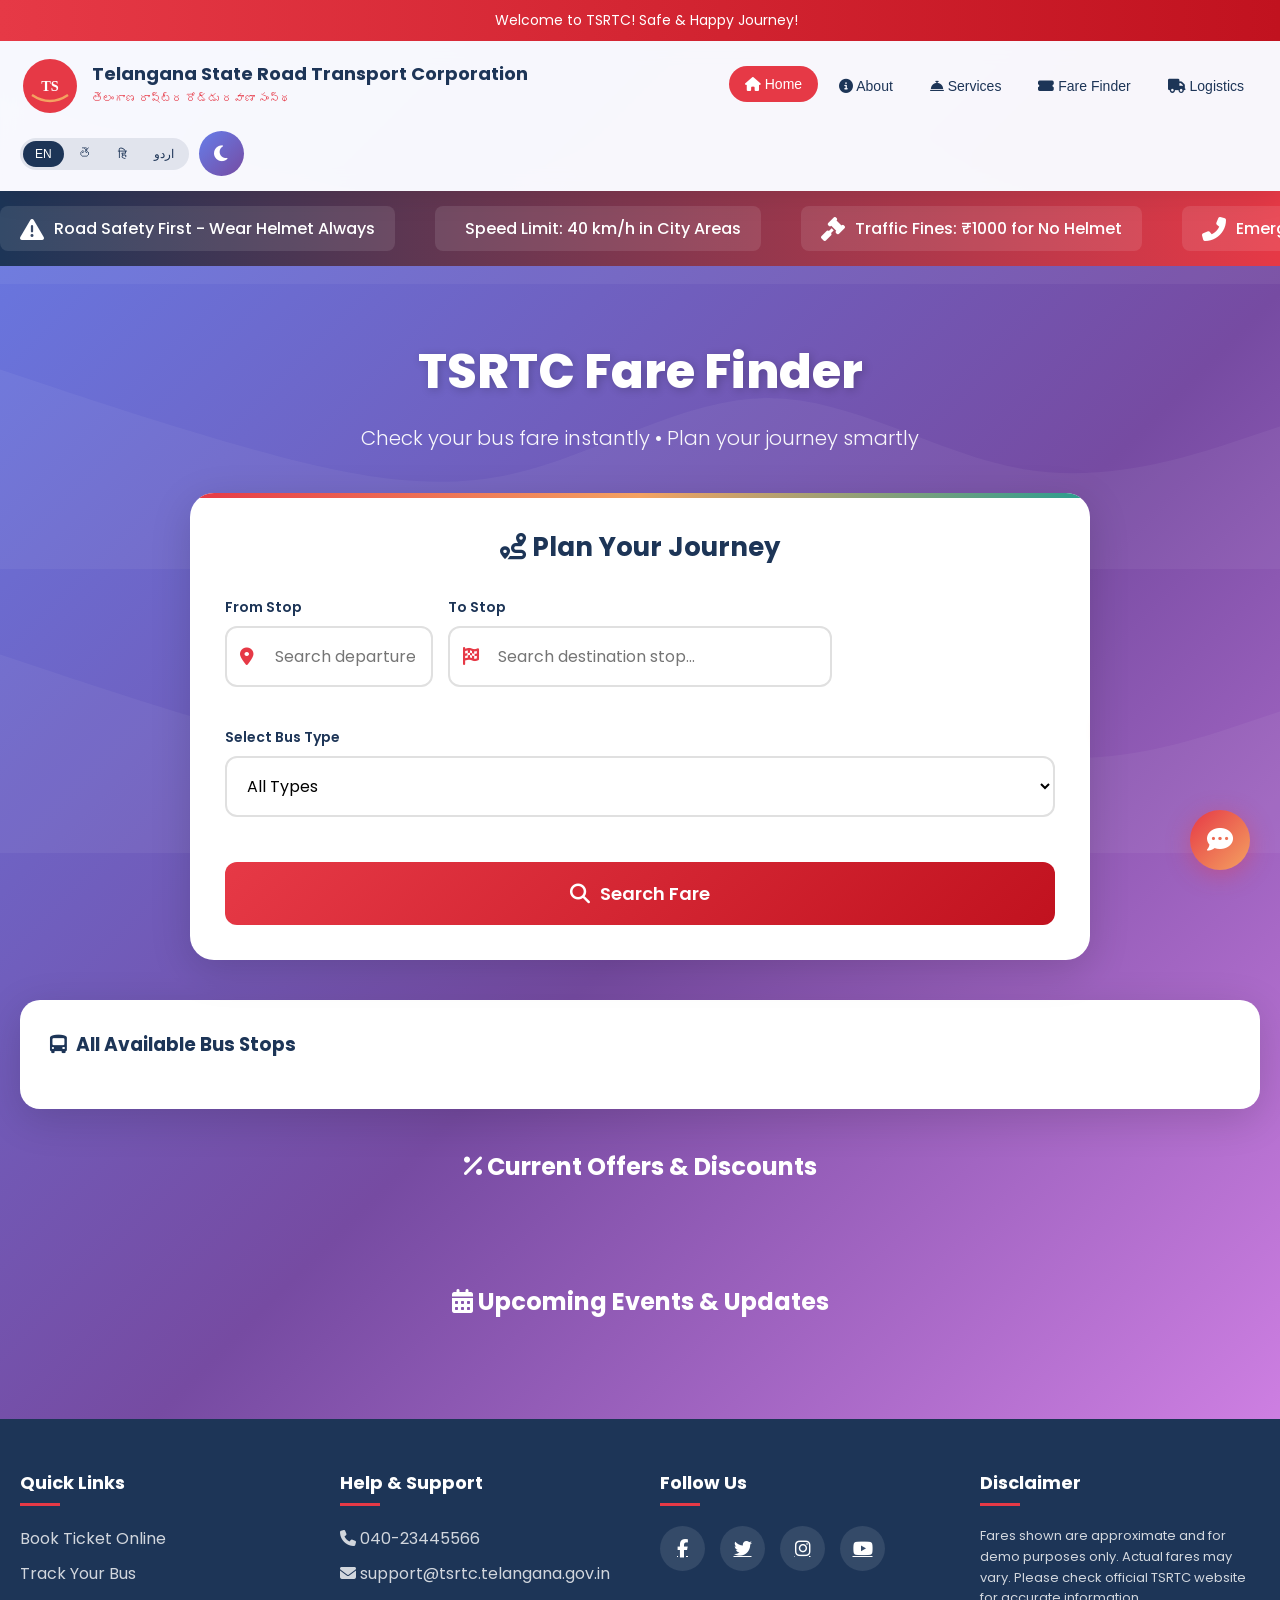
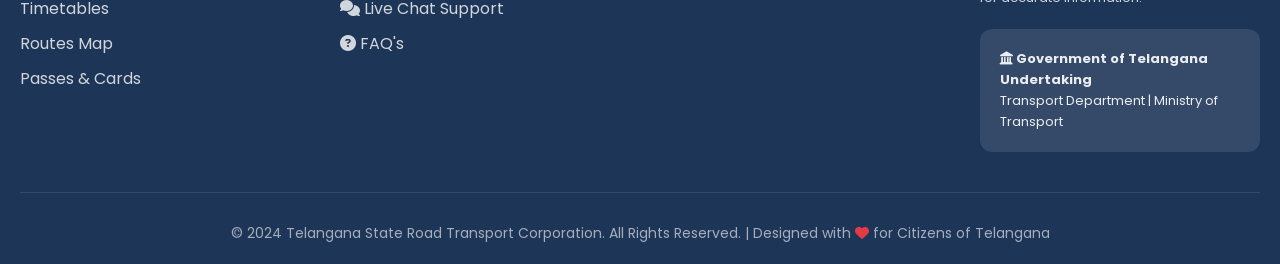
<file: new.html>
<!DOCTYPE html>
<html lang="en">
<head>
    <meta charset="UTF-8">
    <meta name="viewport" content="width=device-width, initial-scale=1.0">
    <title>Telangana State Road Transport Corporation - Fare Finder</title>
    <link href="https://fonts.googleapis.com/css2?family=Poppins:wght@300;400;500;600;700;800&display=swap" rel="stylesheet">
    <link rel="stylesheet" href="https://cdnjs.cloudflare.com/ajax/libs/font-awesome/6.4.0/css/all.min.css">
    <style>
        :root {
            --primary-color: #e63946;
            --primary-dark: #c1121f;
            --secondary-color: #1d3557;
            --accent-color: #f4a261;
            --success-color: #2a9d8f;
            --warning-color: #e9c46a;
            --light-bg: #f8f9fa;
            --dark-bg: #1a1a2e;
            --card-shadow: 0 10px 40px rgba(0,0,0,0.15);
            --transition: all 0.3s ease;
        }

        * {
            margin: 0;
            padding: 0;
            box-sizing: border-box;
        }

        body {
            font-family: 'Poppins', sans-serif;
            background: linear-gradient(135deg, #667eea 0%, #764ba2 50%, #f093fb 100%);
            min-height: 100vh;
            overflow-x: hidden;
            position: relative;
        }

        body::before {
            content: '';
            position: fixed;
            top: 0;
            left: 0;
            width: 100%;
            height: 100%;
            background-image: url('data:image/svg+xml,<svg xmlns="http://www.w3.org/2000/svg" viewBox="0 0 1440 320"><path fill="%23ffffff" fill-opacity="0.05" d="M0,96L48,112C96,128,192,160,288,186.7C384,213,480,235,576,213.3C672,192,768,128,864,128C960,128,1056,192,1152,208C1248,224,1344,192,1392,176L1440,160L1440,320L1392,320C1344,320,1248,320,1152,320C1056,320,960,320,864,320C768,320,672,320,576,320C480,320,384,320,288,320C192,320,96,320,48,320L0,320Z"></path></svg>');
            pointer-events: none;
            z-index: 0;
        }

        /* Greeting Banner */
        .greeting-banner {
            background: linear-gradient(90deg, var(--primary-color), var(--primary-dark));
            color: white;
            text-align: center;
            padding: 10px 20px;
            font-size: 14px;
            position: relative;
            z-index: 1000;
            animation: slideDown 0.5s ease;
        }

        @keyframes slideDown {
            from { transform: translateY(-100%); }
            to { transform: translateY(0); }
        }

        .greeting-banner i {
            margin-right: 8px;
            animation: wave 2s infinite;
        }

        @keyframes wave {
            0%, 100% { transform: rotate(0deg); }
            25% { transform: rotate(20deg); }
            75% { transform: rotate(-20deg); }
        }

        /* Navigation */
        .navbar {
            background: rgba(255,255,255,0.95);
            backdrop-filter: blur(10px);
            padding: 15px 0;
            position: sticky;
            top: 0;
            z-index: 999;
            box-shadow: 0 2px 30px rgba(0,0,0,0.1);
        }

        .nav-container {
            max-width: 1400px;
            margin: 0 auto;
            padding: 0 20px;
            display: flex;
            justify-content: space-between;
            align-items: center;
            flex-wrap: wrap;
            gap: 15px;
        }

        .logo-section {
            display: flex;
            align-items: center;
            gap: 12px;
        }

        .logo-img {
            width: 60px;
            height: 60px;
            object-fit: contain;
        }

        .logo-text h1 {
            font-size: 18px;
            color: var(--secondary-color);
            font-weight: 700;
            line-height: 1.2;
        }

        .logo-text span {
            font-size: 11px;
            color: var(--primary-color);
            font-weight: 500;
        }

        .nav-links {
            display: flex;
            gap: 5px;
            flex-wrap: wrap;
            align-items: center;
        }

        .nav-link {
            padding: 10px 16px;
            border-radius: 25px;
            text-decoration: none;
            color: var(--secondary-color);
            font-weight: 500;
            font-size: 14px;
            transition: var(--transition);
            cursor: pointer;
            border: none;
            background: transparent;
        }

        .nav-link:hover, .nav-link.active {
            background: var(--primary-color);
            color: white;
            transform: translateY(-2px);
        }

        .nav-controls {
            display: flex;
            gap: 10px;
            align-items: center;
        }

        /* Language Toggle */
        .lang-toggle {
            display: flex;
            background: rgba(29,53,87,0.1);
            border-radius: 25px;
            padding: 3px;
            gap: 3px;
        }

        .lang-btn {
            padding: 6px 12px;
            border: none;
            background: transparent;
            border-radius: 20px;
            cursor: pointer;
            font-size: 12px;
            font-weight: 500;
            transition: var(--transition);
            color: var(--secondary-color);
        }

        .lang-btn.active {
            background: var(--secondary-color);
            color: white;
        }

        /* Theme Toggle */
        .theme-toggle {
            width: 45px;
            height: 45px;
            border-radius: 50%;
            border: none;
            background: linear-gradient(135deg, #667eea, #764ba2);
            color: white;
            cursor: pointer;
            display: flex;
            align-items: center;
            justify-content: center;
            font-size: 18px;
            transition: var(--transition);
        }

        .theme-toggle:hover {
            transform: rotate(180deg) scale(1.1);
        }

        /* Hoarding Slider */
        .hoarding-slider {
            background: linear-gradient(90deg, var(--secondary-color), var(--primary-color));
            padding: 15px 0;
            overflow: hidden;
            position: relative;
        }

        .slider-track {
            display: flex;
            animation: scroll 30s linear infinite;
            gap: 40px;
        }

        @keyframes scroll {
            0% { transform: translateX(0); }
            100% { transform: translateX(-50%); }
        }

        .slider-item {
            display: flex;
            align-items: center;
            gap: 10px;
            color: white;
            white-space: nowrap;
            font-weight: 500;
            padding: 10px 20px;
            background: rgba(255,255,255,0.1);
            border-radius: 8px;
        }

        .slider-item i {
            font-size: 24px;
        }

        /* Main Content */
        .main-container {
            max-width: 1400px;
            margin: 0 auto;
            padding: 30px 20px;
            position: relative;
            z-index: 1;
        }

        /* Pages */
        .page {
            display: none;
            animation: fadeIn 0.5s ease;
        }

        .page.active {
            display: block;
        }

        @keyframes fadeIn {
            from { opacity: 0; transform: translateY(20px); }
            to { opacity: 1; transform: translateY(0); }
        }

        /* Hero Section */
        .hero-section {
            text-align: center;
            padding: 40px 20px;
            color: white;
        }

        .hero-title {
            font-size: clamp(28px, 5vw, 48px);
            font-weight: 800;
            margin-bottom: 15px;
            text-shadow: 2px 2px 10px rgba(0,0,0,0.2);
        }

        .hero-subtitle {
            font-size: clamp(16px, 2vw, 20px);
            opacity: 0.95;
            font-weight: 300;
        }

        /* Search Card */
        .search-card {
            background: white;
            border-radius: 24px;
            padding: 35px;
            max-width: 900px;
            margin: 0 auto 40px;
            box-shadow: var(--card-shadow);
            position: relative;
            overflow: hidden;
        }

        .search-card::before {
            content: '';
            position: absolute;
            top: 0;
            left: 0;
            right: 0;
            height: 5px;
            background: linear-gradient(90deg, var(--primary-color), var(--accent-color), var(--success-color));
        }

        .search-header {
            text-align: center;
            margin-bottom: 30px;
        }

        .search-header h2 {
            color: var(--secondary-color);
            font-size: 26px;
            font-weight: 700;
        }

        .search-form {
            display: grid;
            gap: 20px;
        }

        .input-group {
            position: relative;
        }

        .input-group label {
            display: block;
            margin-bottom: 8px;
            color: var(--secondary-color);
            font-weight: 600;
            font-size: 14px;
        }

        .input-wrapper {
            position: relative;
        }

        .input-wrapper i {
            position: absolute;
            left: 15px;
            top: 50%;
            transform: translateY(-50%);
            color: var(--primary-color);
            font-size: 18px;
        }

        .search-input {
            width: 100%;
            padding: 16px 16px 16px 48px;
            border: 2px solid #e0e0e0;
            border-radius: 12px;
            font-size: 16px;
            font-family: 'Poppins', sans-serif;
            transition: var(--transition);
            outline: none;
        }

        .search-input:focus {
            border-color: var(--primary-color);
            box-shadow: 0 0 0 4px rgba(230,57,70,0.1);
        }

        /* Live Search Dropdown */
        .live-search-dropdown {
            position: absolute;
            top: 100%;
            left: 0;
            right: 0;
            background: white;
            border: 2px solid var(--primary-color);
            border-top: none;
            border-radius: 0 0 12px 12px;
            max-height: 250px;
            overflow-y: auto;
            z-index: 100;
            display: none;
            box-shadow: 0 10px 30px rgba(0,0,0,0.15);
        }

        .live-search-dropdown.show {
            display: block;
        }

        .dropdown-item {
            padding: 12px 16px;
            cursor: pointer;
            transition: var(--transition);
            display: flex;
            align-items: center;
            gap: 10px;
            border-bottom: 1px solid #f0f0f0;
        }

        .dropdown-item:last-child {
            border-bottom: none;
        }

        .dropdown-item:hover {
            background: rgba(230,57,70,0.1);
        }

        .dropdown-item i {
            color: var(--primary-color);
        }

        .dropdown-item.disabled {
            opacity: 0.4;
            cursor: not-allowed;
        }

        .swap-btn {
            position: absolute;
            right: -55px;
            top: 50%;
            transform: translateY(-50%);
            width: 44px;
            height: 44px;
            border-radius: 50%;
            border: none;
            background: linear-gradient(135deg, var(--primary-color), var(--accent-color));
            color: white;
            cursor: pointer;
            font-size: 20px;
            transition: var(--transition);
            box-shadow: 0 4px 15px rgba(230,57,70,0.3);
            z-index: 10;
        }

        .swap-btn:hover {
            transform: translateY(-50%) rotate(180deg) scale(1.1);
        }

        .inputs-row {
            display: grid;
            grid-template-columns: 1fr auto 1fr;
            gap: 15px;
            align-items: end;
        }

        .bus-type-select {
            width: 100%;
            padding: 16px;
            border: 2px solid #e0e0e0;
            border-radius: 12px;
            font-size: 16px;
            font-family: 'Poppins', sans-serif;
            cursor: pointer;
            outline: none;
            transition: var(--transition);
            background: white;
        }

        .bus-type-select:focus {
            border-color: var(--primary-color);
        }

        .search-btn {
            width: 100%;
            padding: 18px;
            border: none;
            border-radius: 12px;
            background: linear-gradient(135deg, var(--primary-color), var(--primary-dark));
            color: white;
            font-size: 18px;
            font-weight: 600;
            cursor: pointer;
            transition: var(--transition);
            font-family: 'Poppins', sans-serif;
            display: flex;
            align-items: center;
            justify-content: center;
            gap: 10px;
        }

        .search-btn:hover {
            transform: translateY(-3px);
            box-shadow: 0 10px 30px rgba(230,57,70,0.4);
        }

        .search-btn i {
            font-size: 20px;
        }

        /* Results Section */
        .results-section {
            display: none;
            animation: fadeInUp 0.6s ease;
        }

        .results-section.show {
            display: block;
        }

        @keyframes fadeInUp {
            from { opacity: 0; transform: translateY(30px); }
            to { opacity: 1; transform: translateY(0); }
        }

        .route-info-card {
            background: white;
            border-radius: 20px;
            padding: 30px;
            margin-bottom: 30px;
            box-shadow: var(--card-shadow);
        }

        .route-display {
            display: flex;
            align-items: center;
            justify-content: center;
            gap: 20px;
            flex-wrap: wrap;
            margin-bottom: 25px;
        }

        .route-stop {
            text-align: center;
        }

        .route-stop-name {
            font-size: 20px;
            font-weight: 700;
            color: var(--secondary-color);
        }

        .route-arrow {
            font-size: 28px;
            color: var(--primary-color);
            animation: pulse 1.5s infinite;
        }

        @keyframes pulse {
            0%, 100% { transform: scale(1); }
            50% { transform: scale(1.2); }
        }

        .route-stats {
            display: flex;
            justify-content: center;
            gap: 40px;
            flex-wrap: wrap;
        }

        .stat-item {
            text-align: center;
            padding: 15px 25px;
            background: linear-gradient(135deg, rgba(102,126,234,0.1), rgba(118,75,162,0.1));
            border-radius: 15px;
        }

        .stat-value {
            font-size: 28px;
            font-weight: 700;
            color: var(--primary-color);
        }

        .stat-label {
            font-size: 13px;
            color: #666;
            margin-top: 5px;
        }

        /* Intermediate Stops */
        .intermediate-stops {
            background: white;
            border-radius: 20px;
            padding: 25px;
            margin-bottom: 30px;
            box-shadow: var(--card-shadow);
        }

        .intermediate-stops h3 {
            color: var(--secondary-color);
            margin-bottom: 20px;
            font-size: 18px;
            display: flex;
            align-items: center;
            gap: 10px;
        }

        .stops-timeline {
            display: flex;
            align-items: center;
            overflow-x: auto;
            padding: 10px 0;
            gap: 0;
        }

        .stop-point {
            display: flex;
            align-items: center;
            flex-shrink: 0;
        }

        .stop-dot {
            width: 14px;
            height: 14px;
            border-radius: 50%;
            background: var(--success-color);
            border: 3px solid white;
            box-shadow: 0 2px 8px rgba(0,0,0,0.2);
            z-index: 2;
        }

        .stop-line {
            width: 50px;
            height: 3px;
            background: linear-gradient(90deg, var(--success-color), var(--accent-color));
        }

        .stop-name-small {
            position: absolute;
            top: 25px;
            left: 50%;
            transform: translateX(-50%);
            font-size: 11px;
            white-space: nowrap;
            color: #666;
            font-weight: 500;
        }

        .stop-point {
            position: relative;
        }

        /* Fare Cards */
        .fare-cards-section {
            margin-bottom: 30px;
        }

        .fare-cards-section h3 {
            color: white;
            font-size: 24px;
            margin-bottom: 20px;
            text-align: center;
        }

        .fare-cards-grid {
            display: grid;
            grid-template-columns: repeat(auto-fit, minmax(280px, 1fr));
            gap: 25px;
        }

        .fare-card {
            background: white;
            border-radius: 20px;
            overflow: hidden;
            box-shadow: var(--card-shadow);
            transition: var(--transition);
            cursor: pointer;
            position: relative;
        }

        .fare-card:hover {
            transform: translateY(-10px);
            box-shadow: 0 20px 50px rgba(0,0,0,0.2);
        }

        .fare-card-image {
            height: 140px;
            background-size: cover;
            background-position: center;
            position: relative;
            display: flex;
            align-items: center;
            justify-content: center;
        }

        .fare-card-image.ordinary {
            background: linear-gradient(135deg, #ff9966, #ff5e62);
        }

        .fare-card-image.express {
            background: linear-gradient(135deg, #11998e, #38ef7d);
        }

        .fare-card-image.deluxe {
            background: linear-gradient(135deg, #667eea, #764ba2);
        }

        .fare-card-image.super-luxury {
            background: linear-gradient(135deg, #f093fb, #f5576c);
        }

        .bus-icon-overlay {
            font-size: 60px;
            color: rgba(255,255,255,0.9);
            filter: drop-shadow(0 4px 10px rgba(0,0,0,0.3));
        }

        .fare-card-body {
            padding: 25px;
        }

        .bus-type-badge {
            display: inline-block;
            padding: 6px 14px;
            border-radius: 20px;
            font-size: 12px;
            font-weight: 600;
            margin-bottom: 12px;
        }

        .ordinary .bus-type-badge { background: rgba(255,153,102,0.2); color: #ff5e62; }
        .express .bus-type-badge { background: rgba(17,153,142,0.2); color: #11998e; }
        .deluxe .bus-type-badge { background: rgba(102,126,234,0.2); color: #667eea; }
        .super-luxury .bus-type-badge { background: rgba(240,147,251,0.2); color: #f093fb; }

        .fare-amount {
            font-size: 36px;
            font-weight: 800;
            color: var(--secondary-color);
            margin-bottom: 8px;
        }

        .fare-amount small {
            font-size: 16px;
            font-weight: 500;
        }

        .fare-description {
            color: #666;
            font-size: 14px;
            line-height: 1.5;
        }

        .bus-numbers {
            margin-top: 15px;
            padding-top: 15px;
            border-top: 1px solid #eee;
        }

        .bus-number-tag {
            display: inline-block;
            padding: 4px 10px;
            background: var(--light-bg);
            border-radius: 6px;
            font-size: 12px;
            font-weight: 600;
            color: var(--secondary-color);
            margin-right: 6px;
            margin-bottom: 6px;
        }

        /* Overcharge Checker */
        .overcharge-checker {
            background: white;
            border-radius: 20px;
            padding: 30px;
            box-shadow: var(--card-shadow);
            margin-bottom: 30px;
        }

        .overcharge-checker h3 {
            color: var(--secondary-color);
            margin-bottom: 20px;
            display: flex;
            align-items: center;
            gap: 10px;
        }

        .checker-form {
            display: flex;
            gap: 15px;
            flex-wrap: wrap;
        }

        .checker-input {
            flex: 1;
            min-width: 200px;
            padding: 15px 20px;
            border: 2px solid #e0e0e0;
            border-radius: 12px;
            font-size: 16px;
            font-family: 'Poppins', sans-serif;
            outline: none;
            transition: var(--transition);
        }

        .checker-input:focus {
            border-color: var(--success-color);
        }

        .check-btn {
            padding: 15px 30px;
            border: none;
            border-radius: 12px;
            background: linear-gradient(135deg, var(--success-color), #38ef7d);
            color: white;
            font-size: 16px;
            font-weight: 600;
            cursor: pointer;
            transition: var(--transition);
            font-family: 'Poppins', sans-serif;
        }

        .check-btn:hover {
            transform: scale(1.05);
        }

        .checker-result {
            margin-top: 20px;
            padding: 20px;
            border-radius: 12px;
            display: none;
        }

        .checker-result.show {
            display: block;
            animation: fadeIn 0.5s ease;
        }

        .checker-result.correct {
            background: rgba(42,157,143,0.1);
            border: 2px solid var(--success-color);
        }

        .checker-result.overcharged {
            background: rgba(230,57,70,0.1);
            border: 2px solid var(--primary-color);
        }

        /* Route Map */
        .route-map-section {
            background: white;
            border-radius: 20px;
            padding: 25px;
            box-shadow: var(--card-shadow);
            margin-bottom: 30px;
        }

        .route-map-section h3 {
            color: var(--secondary-color);
            margin-bottom: 20px;
            display: flex;
            align-items: center;
            gap: 10px;
        }

        .map-placeholder {
            width: 100%;
            height: 300px;
            background: linear-gradient(135deg, #e8f4f8, #d4e4ed);
            border-radius: 15px;
            display: flex;
            align-items: center;
            justify-content: center;
            position: relative;
            overflow: hidden;
        }

        .map-placeholder::before {
            content: '';
            position: absolute;
            width: 200%;
            height: 200%;
            background-image: 
                radial-gradient(circle at 20% 30%, rgba(29,53,87,0.08) 0%, transparent 50%),
                radial-gradient(circle at 80% 70%, rgba(230,57,70,0.08) 0%, transparent 50%),
                linear-gradient(90deg, transparent 49%, rgba(29,53,87,0.1) 49%, rgba(29,53,87,0.1) 51%, transparent 51%),
                linear-gradient(0deg, transparent 49%, rgba(29,53,87,0.1) 49%, rgba(29,53,87,0.1) 51%, transparent 51%);
            background-size: 100% 100%, 100% 100%, 40px 40px, 40px 40px;
        }

        .map-route-line {
            position: absolute;
            height: 4px;
            background: linear-gradient(90deg, var(--primary-color), var(--accent-color), var(--success-color));
            border-radius: 2px;
            top: 50%;
            left: 10%;
            right: 10%;
            transform: translateY(-50%);
        }

        .map-marker {
            position: absolute;
            width: 20px;
            height: 20px;
            border-radius: 50%;
            border: 4px solid white;
            box-shadow: 0 3px 10px rgba(0,0,0,0.3);
        }

        .map-marker.start {
            background: var(--success-color);
            left: 10%;
            top: 50%;
            transform: translate(-50%, -50%);
        }

        .map-marker.end {
            background: var(--primary-color);
            right: 10%;
            top: 50%;
            transform: translate(50%, -50%);
        }

        .map-label {
            position: absolute;
            bottom: 20px;
            left: 50%;
            transform: translateX(-50%);
            background: white;
            padding: 8px 20px;
            border-radius: 20px;
            font-weight: 600;
            color: var(--secondary-color);
            box-shadow: 0 3px 15px rgba(0,0,0,0.1);
        }

        /* All Stops Section */
        .all-stops-section {
            background: white;
            border-radius: 20px;
            padding: 30px;
            box-shadow: var(--card-shadow);
            margin-bottom: 30px;
        }

        .all-stops-section h3 {
            color: var(--secondary-color);
            margin-bottom: 20px;
            display: flex;
            align-items: center;
            gap: 10px;
        }

        .stops-grid {
            display: grid;
            grid-template-columns: repeat(auto-fill, minmax(180px, 1fr));
            gap: 12px;
        }

        .stop-chip {
            padding: 12px 16px;
            background: var(--light-bg);
            border-radius: 10px;
            font-size: 14px;
            font-weight: 500;
            color: var(--secondary-color);
            cursor: pointer;
            transition: var(--transition);
            text-align: center;
            border: 2px solid transparent;
        }

        .stop-chip:hover {
            background: rgba(230,57,70,0.1);
            border-color: var(--primary-color);
            transform: scale(1.02);
        }

        /* About Page */
        .about-content {
            background: white;
            border-radius: 20px;
            padding: 40px;
            box-shadow: var(--card-shadow);
        }

        .about-content h2 {
            color: var(--secondary-color);
            font-size: 32px;
            margin-bottom: 20px;
        }

        .about-content p {
            color: #555;
            line-height: 1.8;
            margin-bottom: 20px;
            font-size: 16px;
        }

        .stats-row {
            display: grid;
            grid-template-columns: repeat(auto-fit, minmax(200px, 1fr));
            gap: 20px;
            margin-top: 30px;
        }

        .stat-card {
            background: linear-gradient(135deg, var(--primary-color), var(--accent-color));
            color: white;
            padding: 25px;
            border-radius: 15px;
            text-align: center;
        }

        .stat-card .number {
            font-size: 36px;
            font-weight: 800;
        }

        .stat-card .label {
            font-size: 14px;
            opacity: 0.9;
        }

        /* Services Page */
        .services-grid {
            display: grid;
            grid-template-columns: repeat(auto-fit, minmax(300px, 1fr));
            gap: 25px;
        }

        .service-card {
            background: white;
            border-radius: 20px;
            padding: 30px;
            box-shadow: var(--card-shadow);
            transition: var(--transition);
        }

        .service-card:hover {
            transform: translateY(-8px);
        }

        .service-icon {
            width: 70px;
            height: 70px;
            border-radius: 15px;
            display: flex;
            align-items: center;
            justify-content: center;
            font-size: 30px;
            color: white;
            margin-bottom: 20px;
        }

        .service-card h3 {
            color: var(--secondary-color);
            font-size: 20px;
            margin-bottom: 12px;
        }

        .service-card p {
            color: #666;
            line-height: 1.6;
        }

        /* Offers Section */
        .offers-slider {
            display: flex;
            gap: 20px;
            overflow-x: auto;
            padding: 20px 0;
            scroll-snap-type: x mandatory;
        }

        .offer-card {
            min-width: 320px;
            background: white;
            border-radius: 20px;
            overflow: hidden;
            box-shadow: var(--card-shadow);
            scroll-snap-align: start;
            flex-shrink: 0;
        }

        .offer-banner {
            height: 120px;
            background: linear-gradient(135deg, var(--primary-color), var(--accent-color));
            display: flex;
            align-items: center;
            justify-content: center;
            color: white;
            font-size: 24px;
            font-weight: 700;
        }

        .offer-content {
            padding: 20px;
        }

        .offer-title {
            font-weight: 700;
            color: var(--secondary-color);
            margin-bottom: 8px;
        }

        .offer-desc {
            color: #666;
            font-size: 14px;
        }

        .offer-badge {
            display: inline-block;
            padding: 4px 12px;
            background: var(--primary-color);
            color: white;
            border-radius: 20px;
            font-size: 12px;
            font-weight: 600;
            margin-top: 10px;
        }

        /* Events Section */
        .events-list {
            display: grid;
            gap: 20px;
        }

        .event-item {
            background: white;
            border-radius: 15px;
            padding: 25px;
            display: flex;
            gap: 20px;
            align-items: flex-start;
            box-shadow: 0 5px 20px rgba(0,0,0,0.08);
            transition: var(--transition);
        }

        .event-item:hover {
            transform: translateX(10px);
        }

        .event-date {
            background: linear-gradient(135deg, var(--secondary-color), var(--primary-color));
            color: white;
            padding: 15px;
            border-radius: 12px;
            text-align: center;
            min-width: 70px;
        }

        .event-date .day {
            font-size: 28px;
            font-weight: 800;
        }

        .event-date .month {
            font-size: 12px;
            text-transform: uppercase;
        }

        .event-info h4 {
            color: var(--secondary-color);
            margin-bottom: 8px;
        }

        .event-info p {
            color: #666;
            font-size: 14px;
        }

        /* Footer */
        .footer {
            background: var(--secondary-color);
            color: white;
            padding: 50px 20px 20px;
            margin-top: 50px;
        }

        .footer-content {
            max-width: 1400px;
            margin: 0 auto;
            display: grid;
            grid-template-columns: repeat(auto-fit, minmax(250px, 1fr));
            gap: 40px;
        }

        .footer-section h4 {
            font-size: 18px;
            margin-bottom: 20px;
            position: relative;
            padding-bottom: 10px;
        }

        .footer-section h4::after {
            content: '';
            position: absolute;
            bottom: 0;
            left: 0;
            width: 40px;
            height: 3px;
            background: var(--primary-color);
        }

        .footer-links {
            list-style: none;
        }

        .footer-links li {
            margin-bottom: 10px;
        }

        .footer-links a {
            color: rgba(255,255,255,0.8);
            text-decoration: none;
            transition: var(--transition);
        }

        .footer-links a:hover {
            color: var(--accent-color);
            padding-left: 5px;
        }

        .govt-details {
            background: rgba(255,255,255,0.1);
            padding: 20px;
            border-radius: 12px;
            margin-top: 20px;
        }

        .govt-details p {
            font-size: 13px;
            opacity: 0.9;
            line-height: 1.6;
        }

        .footer-bottom {
            text-align: center;
            padding-top: 30px;
            margin-top: 40px;
            border-top: 1px solid rgba(255,255,255,0.1);
            color: rgba(255,255,255,0.6);
            font-size: 14px;
        }

        /* Chatbot */
        .chatbot-toggle {
            position: fixed;
            bottom: 30px;
            right: 30px;
            width: 60px;
            height: 60px;
            border-radius: 50%;
            background: linear-gradient(135deg, var(--primary-color), var(--accent-color));
            border: none;
            color: white;
            font-size: 26px;
            cursor: pointer;
            box-shadow: 0 5px 25px rgba(230,57,70,0.4);
            z-index: 1000;
            transition: var(--transition);
        }

        .chatbot-toggle:hover {
            transform: scale(1.1);
        }

        .chatbot-window {
            position: fixed;
            bottom: 100px;
            right: 30px;
            width: 370px;
            height: 500px;
            background: white;
            border-radius: 20px;
            box-shadow: 0 20px 60px rgba(0,0,0,0.3);
            display: none;
            flex-direction: column;
            overflow: hidden;
            z-index: 999;
        }

        .chatbot-window.show {
            display: flex;
            animation: slideUp 0.3s ease;
        }

        @keyframes slideUp {
            from { opacity: 0; transform: translateY(20px); }
            to { opacity: 1; transform: translateY(0); }
        }

        .chatbot-header {
            background: linear-gradient(135deg, var(--secondary-color), var(--primary-color));
            color: white;
            padding: 20px;
            display: flex;
            justify-content: space-between;
            align-items: center;
        }

        .chatbot-header h4 {
            display: flex;
            align-items: center;
            gap: 10px;
        }

        .close-chat {
            background: none;
            border: none;
            color: white;
            font-size: 20px;
            cursor: pointer;
        }

        .chatbot-messages {
            flex: 1;
            padding: 20px;
            overflow-y: auto;
            background: var(--light-bg);
        }

        .chat-message {
            margin-bottom: 15px;
            display: flex;
            gap: 10px;
        }

        .chat-message.bot {
            flex-direction: row;
        }

        .chat-message.user {
            flex-direction: row-reverse;
        }

        .message-bubble {
            max-width: 80%;
            padding: 12px 16px;
            border-radius: 15px;
            font-size: 14px;
            line-height: 1.4;
        }

        .chat-message.bot .message-bubble {
            background: white;
            color: #333;
            border-top-left-radius: 5px;
        }

        .chat-message.user .message-bubble {
            background: var(--primary-color);
            color: white;
            border-top-right-radius: 5px;
        }

        .chatbot-input-area {
            padding: 15px;
            background: white;
            border-top: 1px solid #eee;
            display: flex;
            gap: 10px;
        }

        .chat-input {
            flex: 1;
            padding: 12px 16px;
            border: 2px solid #e0e0e0;
            border-radius: 25px;
            outline: none;
            font-family: 'Poppins', sans-serif;
            font-size: 14px;
        }

        .send-btn {
            width: 45px;
            height: 45px;
            border-radius: 50%;
            border: none;
            background: var(--primary-color);
            color: white;
            cursor: pointer;
            font-size: 18px;
        }

        /* Responsive */
        @media (max-width: 768px) {
            .nav-container {
                flex-direction: column;
                text-align: center;
            }

            .nav-links {
                justify-content: center;
            }

            .inputs-row {
                grid-template-columns: 1fr;
            }

            .swap-btn {
                position: static;
                transform: none;
                margin: 10px auto;
            }

            .swap-btn:hover {
                transform: rotate(180deg) scale(1.1);
            }

            .route-stats {
                gap: 15px;
            }

            .stops-timeline {
                justify-content: flex-start;
            }

            .stop-line {
                width: 30px;
            }

            .chatbot-window {
                width: calc(100% - 30px);
                right: 15px;
                bottom: 80px;
                height: calc(100vh - 150px);
            }

            .footer-content {
                grid-template-columns: 1fr;
            }

            .event-item {
                flex-direction: column;
            }
        }

        /* Dark Mode */
        body.dark-mode {
            background: linear-gradient(135deg, #1a1a2e 0%, #16213e 50%, #0f3460 100%);
        }

        body.dark-mode .navbar,
        body.dark-mode .search-card,
        body.dark-mode .route-info-card,
        body.dark-mode .intermediate-stops,
        body.dark-mode .fare-card,
        body.dark-mode .overcharge-checker,
        body.dark-mode .route-map-section,
        body.dark-mode .all-stops-section,
        body.dark-mode .about-content,
        body.dark-mode .service-card,
        body.dark-mode .offer-card,
        body.dark-mode .event-item,
        body.dark-mode .chatbot-window {
            background: #1e2746;
            color: white;
        }

        body.dark-mode .search-header h2,
        body.dark-mode .route-stop-name,
        body.dark-mode .fare-amount,
        body.dark-mode .section-title,
        body.dark-mode .service-card h3,
        body.dark-mode .offer-title,
        body.dark-mode .event-info h4 {
            color: white;
        }

        body.dark-mode .search-input,
        body.dark-mode .bus-type-select,
        body.dark-mode .checker-input,
        body.dark-mode .chat-input {
            background: #2a3654;
            border-color: #3a4a6a;
            color: white;
        }

        body.dark-mode .fare-description,
        body.dark-mode .service-card p,
        body.dark-mode .offer-desc,
        body.dark-mode .event-info p {
            color: rgba(255,255,255,0.7);
        }

        body.dark-mode .stop-chip {
            background: #2a3654;
            color: white;
        }

        body.dark-mode .footer {
            background: #0d1525;
        }

        /* Notification Toast */
        .toast {
            position: fixed;
            top: 20px;
            right: 20px;
            padding: 15px 25px;
            background: white;
            border-radius: 12px;
            box-shadow: 0 10px 40px rgba(0,0,0,0.2);
            display: none;
            align-items: center;
            gap: 12px;
            z-index: 9999;
            animation: slideInRight 0.3s ease;
        }

        .toast.show {
            display: flex;
        }

        @keyframes slideInRight {
            from { transform: translateX(100%); }
            to { transform: translateX(0); }
        }

        .toast.success {
            border-left: 4px solid var(--success-color);
        }

        .toast.error {
            border-left: 4px solid var(--primary-color);
        }

        .toast i {
            font-size: 20px;
        }

        .toast.success i { color: var(--success-color); }
        .toast.error i { color: var(--primary-color); }
    </style>
</head>
<body>
    <!-- Greeting Banner -->
    <div class="greeting-banner">
        <i class="fas fa-hand-wave"></i>
        <span id="greetingText">Welcome to TSRTC! Safe & Happy Journey!</span>
    </div>

    <!-- Navigation -->
    <nav class="navbar">
        <div class="nav-container">
            <div class="logo-section">
                <img src="data:image/svg+xml,<svg xmlns='http://www.w3.org/2000/svg' viewBox='0 0 100 100'><circle cx='50' cy='50' r='45' fill='%23e63946'/><text x='50' y='58' text-anchor='middle' fill='white' font-size='24' font-weight='bold'>TS</text><path d='M20 65 Q50 85 80 65' stroke='%23f4a261' stroke-width='4' fill='none'/></svg>" alt="TSRTC Logo" class="logo-img">
                <div class="logo-text">
                    <h1 id="logoTitle">Telangana State Road Transport Corporation</h1>
                    <span id="logoSubtitle">తెలంగాణ రాష్ట్ర రోడ్డు రవాణా సంస్థ</span>
                </div>
            </div>

            <div class="nav-links">
                <button class="nav-link active" data-page="home"><i class="fas fa-home"></i> <span data-lang="home">Home</span></button>
                <button class="nav-link" data-page="about"><i class="fas fa-info-circle"></i> <span data-lang="about">About</span></button>
                <button class="nav-link" data-page="services"><i class="fas fa-concierge-bell"></i> <span data-lang="services">Services</span></button>
                <button class="nav-link" data-page="fare"><i class="fas fa-ticket-alt"></i> <span data-lang="fare">Fare Finder</span></button>
                <button class="nav-link" data-page="logistics"><i class="fas fa-truck"></i> <span data-lang="logistics">Logistics</span></button>
            </div>

            <div class="nav-controls">
                <div class="lang-toggle">
                    <button class="lang-btn active" data-lang-code="en">EN</button>
                    <button class="lang-btn" data-lang-code="te">తె</button>
                    <button class="lang-btn" data-lang-code="hi">हि</button>
                    <button class="lang-btn" data-lang-code="ur">اردو</button>
                </div>
                <button class="theme-toggle" id="themeToggle">
                    <i class="fas fa-moon"></i>
                </button>
            </div>
        </div>
    </nav>

    <!-- Hoarding Slider -->
    <div class="hoarding-slider">
        <div class="slider-track">
            <div class="slider-item"><i class="fas fa-exclamation-triangle"></i> <span data-lang="roadSafety">Road Safety First - Wear Helmet Always</span></div>
            <div class="slider-item"><i class="fas fa-speedometer"></i> <span data-lang="speedLimit">Speed Limit: 40 km/h in City Areas</span></div>
            <div class="slider-item"><i class="fas fa-gavel"></i> <span data-lang="fines">Traffic Fines: ₹1000 for No Helmet</span></div>
            <div class="slider-item"><i class="fas fa-phone-alt"></i> <span data-lang="helpline">Emergency Helpline: 108 / 100</span></div>
            <div class="slider-item"><i class="fas fa-users"></i> <span data-lang="womenSafety">Women Safety: Special Seats Available</span></div>
            <div class="slider-item"><i class="fas fa-id-card"></i> <span data-lang="idCard">Carry Valid ID Card While Traveling</span></div>
            <div class="slider-item"><i class="fas fa-exclamation-triangle"></i> <span data-lang="roadSafety">Road Safety First - Wear Helmet Always</span></div>
            <div class="slider-item"><i class="fas fa-speedometer"></i> <span data-lang="speedLimit">Speed Limit: 40 km/h in City Areas</span></div>
            <div class="slider-item"><i class="fas fa-gavel"></i> <span data-lang="fines">Traffic Fines: ₹1000 for No Helmet</span></div>
            <div class="slider-item"><i class="fas fa-phone-alt"></i> <span data-lang="helpline">Emergency Helpline: 108 / 100</span></div>
        </div>
    </div>

    <!-- Main Container -->
    <main class="main-container">
        <!-- Home Page -->
        <section class="page active" id="homePage">
            <div class="hero-section">
                <h1 class="hero-title" data-lang="heroTitle">TSRTC Fare Finder</h1>
                <p class="hero-subtitle" data-lang="heroSubtitle">Check your bus fare instantly • Plan your journey smartly</p>
            </div>

            <!-- Search Card -->
            <div class="search-card">
                <div class="search-header">
                    <h2><i class="fas fa-route"></i> <span data-lang="planJourney">Plan Your Journey</span></h2>
                </div>

                <form class="search-form" id="searchForm">
                    <div class="inputs-row">
                        <div class="input-group">
                            <label data-lang="fromStop">From Stop</label>
                            <div class="input-wrapper">
                                <i class="fas fa-map-marker-alt"></i>
                                <input type="text" class="search-input" id="fromInput" placeholder="Search departure stop..." autocomplete="off">
                                <div class="live-search-dropdown" id="fromDropdown"></div>
                            </div>
                        </div>

                        <button type="button" class="swap-btn" id="swapBtn" title="Swap locations">
                            <i class="fas fa-exchange-alt"></i>
                        </button>

                        <div class="input-group">
                            <label data-lang="toStop">To Stop</label>
                            <div class="input-wrapper">
                                <i class="fas fa-flag-checkered"></i>
                                <input type="text" class="search-input" id="toInput" placeholder="Search destination stop..." autocomplete="off">
                                <div class="live-search-dropdown" id="toDropdown"></div>
                            </div>
                        </div>
                    </div>

                    <div class="input-group" style="margin-top: 20px;">
                        <label data-lang="selectBusType">Select Bus Type</label>
                        <select class="bus-type-select" id="busTypeSelect">
                            <option value="all" data-lang="allTypes">All Types</option>
                            <option value="ordinary">Ordinary Bus</option>
                            <option value="express">Express Bus</option>
                            <option value="deluxe">Deluxe Bus</option>
                            <option value="superLuxury">Super Luxury / AC</option>
                        </select>
                    </div>

                    <button type="submit" class="search-btn" style="margin-top: 25px;">
                        <i class="fas fa-search"></i>
                        <span data-lang="searchFare">Search Fare</span>
                    </button>
                </form>
            </div>

            <!-- Results Section -->
            <div class="results-section" id="resultsSection">
                <!-- Route Info -->
                <div class="route-info-card">
                    <div class="route-display">
                        <div class="route-stop">
                            <div class="route-stop-name" id="fromStopDisplay">Ameerpet</div>
                        </div>
                        <div class="route-arrow">
                            <i class="fas fa-long-arrow-alt-right"></i>
                        </div>
                        <div class="route-stop">
                            <div class="route-stop-name" id="toStopDisplay">Kukatpally</div>
                        </div>
                    </div>
                    <div class="route-stats">
                        <div class="stat-item">
                            <div class="stat-value" id="distanceValue">8.5 km</div>
                            <div class="stat-label" data-lang="distance">Distance</div>
                        </div>
                        <div class="stat-item">
                            <div class="stat-value" id="timeValue">25 mins</div>
                            <div class="stat-label" data-lang="travelTime">Est. Travel Time</div>
                        </div>
                        <div class="stat-item">
                            <div class="stat-value" id="busesValue">12+</div>
                            <div class="stat-label" data-lang="busesAvailable">Buses Available</div>
                        </div>
                    </div>
                </div>

                <!-- Intermediate Stops -->
                <div class="intermediate-stops">
                    <h3><i class="fas fa-map-signs"></i> <span data-lang="intermediateStops">Intermediate Stops</span></h3>
                    <div class="stops-timeline" id="intermediateTimeline">
                        <!-- Dynamic stops will be added here -->
                    </div>
                </div>

                <!-- Fare Cards -->
                <div class="fare-cards-section">
                    <h3><i class="fas fa-tags"></i> <span data-lang="availableFares">Available Fare Options</span></h3>
                    <div class="fare-cards-grid" id="fareCardsGrid">
                        <!-- Dynamic fare cards -->
                    </div>
                </div>

                <!-- Route Map -->
                <div class="route-map-section">
                    <h3><i class="fas fa-map-marked-alt"></i> <span data-lang="routeMap">Route Map</span></h3>
                    <div class="map-placeholder">
                        <div class="map-route-line"></div>
                        <div class="map-marker start"></div>
                        <div class="map-marker end"></div>
                        <div class="map-label">
                            <i class="fas fa-route"></i> Hyderabad City Route
                        </div>
                    </div>
                </div>

                <!-- Overcharge Checker -->
                <div class="overcharge-checker">
                    <h3><i class="fas fa-calculator"></i> <span data-lang="overchargeCheck">Am I Being Overcharged?</span></h3>
                    <form class="checker-form" id="checkerForm">
                        <input type="number" class="checker-input" id="paidAmount" placeholder="Enter amount you paid (₹)" min="0">
                        <button type="submit" class="check-btn"><i class="fas fa-check-circle"></i> <span data-lang="checkNow">Check Now</span></button>
                    </form>
                    <div class="checker-result" id="checkerResult"></div>
                </div>
            </div>

            <!-- All Stops Section -->
            <div class="all-stops-section">
                <h3><i class="fas fa-bus-alt"></i> <span data-lang="allStops">All Available Bus Stops</span></h3>
                <div class="stops-grid" id="allStopsGrid">
                    <!-- Dynamic stops -->
                </div>
            </div>

            <!-- Offers Section -->
            <div style="margin-top: 40px;">
                <h2 style="color: white; text-align: center; margin-bottom: 20px;"><i class="fas fa-percent"></i> <span data-lang="currentOffers">Current Offers & Discounts</span></h2>
                <div class="offers-slider" id="offersSlider">
                    <!-- Dynamic offers -->
                </div>
            </div>

            <!-- Upcoming Events -->
            <div style="margin-top: 40px;">
                <h2 style="color: white; text-align: center; margin-bottom: 20px;"><i class="fas fa-calendar-alt"></i> <span data-lang="upcomingEvents">Upcoming Events & Updates</span></h2>
                <div class="events-list" id="eventsList">
                    <!-- Dynamic events -->
                </div>
            </div>
        </section>

        <!-- About Page -->
        <section class="page" id="aboutPage">
            <div class="about-content">
                <h2><i class="fas fa-building"></i> <span data-lang="aboutTsrtc">About TSRTC</span></h2>
                <p data-lang="aboutText1">Telangana State Road Transport Corporation (TSRTC) is the state-owned road transport corporation of Telangana. It operates bus services across the state, connecting cities, towns, and villages with an extensive network of routes.</p>
                <p data-lang="aboutText2">Established in 2014 after the formation of Telangana state, TSRTC has grown to become one of the largest public transport operators in India, serving millions of passengers daily with its fleet of modern buses.</p>
                
                <div class="stats-row">
                    <div class="stat-card">
                        <div class="number">10,000+</div>
                        <div class="label" data-lang="busesFleet">Buses in Fleet</div>
                    </div>
                    <div class="stat-card">
                        <div class="number">3,000+</div>
                        <div class="label" data-lang="routesCount">Routes Covered</div>
                    </div>
                    <div class="stat-card">
                        <div class="number">20M+</div>
                        <div class="label" data-lang="dailyPassengers">Daily Passengers</div>
                    </div>
                    <div class="stat-card">
                        <div class="number">33</div>
                        <div class="label" data-lang="districtsCovered">Districts Covered</div>
                    </div>
                </div>

                <div class="govt-details">
                    <h4><i class="fas fa-landmark"></i> <span data-lang="govtInfo">Government Information</span></h4>
                    <p><strong data-lang="ministry">Ministry:</strong> Transport Department, Government of Telangana</p>
                    <p><strong data-lang="hq">Headquarters:</strong> Hyderabad, Telangana - 500001</p>
                    <p><strong data-lang="contact">Contact:</strong> 040 - 23445566 | Email: info@tsrtc.telangana.gov.in</p>
                    <p><strong data-lang="website">Official Website:</strong> www.tsrtc.telangana.gov.in</p>
                </div>
            </div>
        </section>

        <!-- Services Page -->
        <section class="page" id="servicesPage">
            <h2 style="color: white; text-align: center; margin-bottom: 30px;"><i class="fas fa-concierge-bell"></i> <span data-lang="ourServices">Our Services</span></h2>
            <div class="services-grid">
                <div class="service-card">
                    <div class="service-icon" style="background: linear-gradient(135deg, #e63946, #f4a261);">
                        <i class="fas fa-bus"></i>
                    </div>
                    <h3 data-lang="cityBusService">City Bus Service</h3>
                    <p data-lang="cityBusDesc">Extensive city bus network covering all major areas of Hyderabad and other cities with frequent services.</p>
                </div>
                <div class="service-card">
                    <div class="service-icon" style="background: linear-gradient(135deg, #11998e, #38ef7d);">
                        <i class="fas fa-road"></i>
                    </div>
                    <h3 data-lang="interStateService">Inter-State Services</h3>
                    <p data-lang="interStateDesc">Long-distance bus services connecting Telangana with neighboring states like Andhra Pradesh, Maharashtra, Karnataka.</p>
                </div>
                <div class="service-card">
                    <div class="service-icon" style="background: linear-gradient(135deg, #667eea, #764ba2);">
                        <i class="fas fa-ticket-alt"></i>
                    </div>
                    <h3 data-lang="onlineBooking">Online Booking</h3>
                    <p data-lang="onlineBookingDesc">Book your tickets online through our official portal or mobile app. Easy cancellation and refund process.</p>
                </div>
                <div class="service-card">
                    <div class="service-icon" style="background: linear-gradient(135deg, #f093fb, #f5576c);">
                        <i class="fas fa-id-card"></i>
                    </div>
                    <h3 data-lang="passServices">Pass Services</h3>
                    <p data-lang="passDesc">Monthly and daily passes for regular commuters. Student, senior citizen, and women special passes available.</p>
                </div>
                <div class="service-card">
                    <div class="service-icon" style="background: linear-gradient(135deg, #f4a261, #e9c46a);">
                        <i class="fas fa-wheelchair"></i>
                    </div>
                    <h3 data-lang="specialServices">Special Services</h3>
                    <p data-lang="specialDesc">AC buses, sleeper coaches, and special event transportation services for corporate and government needs.</p>
                </div>
                <div class="service-card">
                    <div class="service-icon" style="background: linear-gradient(135deg, #2a9d8f, #264653);">
                        <i class="fas fa-car-crash"></i>
                    </div>
                    <h3 data-lang="charterServices">Charter Services</h3>
                    <p data-lang="charterDesc">Hire buses for weddings, tours, pilgrimages, school trips, and corporate events at competitive rates.</p>
                </div>
            </div>

            <!-- Booking Process -->
            <div class="about-content" style="margin-top: 40px;">
                <h2><i class="fas fa-book-reader"></i> <span data-lang="bookingProcess">Booking Process & Reservations</span></h2>
                <div style="display: grid; grid-template-columns: repeat(auto-fit, minmax(250px, 1fr)); gap: 20px; margin-top: 25px;">
                    <div style="padding: 25px; background: linear-gradient(135deg, rgba(230,57,70,0.1), rgba(244,162,97,0.1)); border-radius: 15px; text-align: center;">
                        <div style="width: 50px; height: 50px; background: var(--primary-color); color: white; border-radius: 50%; display: flex; align-items: center; justify-content: center; font-size: 24px; font-weight: bold; margin: 0 auto 15px;">1</div>
                        <h4 data-lang="step1Title">Select Route</h4>
                        <p data-lang="step1Desc">Choose your source and destination from our extensive route network.</p>
                    </div>
                    <div style="padding: 25px; background: linear-gradient(135deg, rgba(17,153,142,0.1), rgba(56,239,125,0.1)); border-radius: 15px; text-align: center;">
                        <div style="width: 50px; height: 50px; background: var(--success-color); color: white; border-radius: 50%; display: flex; align-items: center; justify-content: center; font-size: 24px; font-weight: bold; margin: 0 auto 15px;">2</div>
                        <h4 data-lang="step2Title">Choose Date & Time</h4>
                        <p data-lang="step2Desc">Pick your preferred travel date and select from available time slots.</p>
                    </div>
                    <div style="padding: 25px; background: linear-gradient(135deg, rgba(102,126,234,0.1), rgba(118,75,162,0.1)); border-radius: 15px; text-align: center;">
                        <div style="width: 50px; height: 50px; background: #667eea; color: white; border-radius: 50%; display: flex; align-items: center; justify-content: center; font-size: 24px; font-weight: bold; margin: 0 auto 15px;">3</div>
                        <h4 data-lang="step3Title">Enter Details</h4>
                        <p data-lang="step3Desc">Fill passenger details and choose your seat preference.</p>
                    </div>
                    <div style="padding: 25px; background: linear-gradient(135deg, rgba(240,147,251,0.1), rgba(245,87,108,0.1)); border-radius: 15px; text-align: center;">
                        <div style="width: 50px; height: 50px; background: #f093fb; color: white; border-radius: 50%; display: flex; align-items: center; justify-content: center; font-size: 24px; font-weight: bold; margin: 0 auto 15px;">4</div>
                        <h4 data-lang="step4Title">Pay & Confirm</h4>
                        <p data-lang="step4Desc">Complete payment via UPI, card, or net banking and receive e-ticket.</p>
                    </div>
                </div>
            </div>
        </section>

        <!-- Fare Page -->
        <section class="page" id="farePage">
            <div class="hero-section">
                <h1 class="hero-title"><i class="fas fa-ticket-alt"></i> <span data-lang="fareChart">Fare Chart</span></h1>
                <p class="hero-subtitle" data-lang="fareChartSub">Detailed fare information for all bus types</p>
            </div>

            <div class="about-content">
                <table style="width: 100%; border-collapse: collapse; margin-top: 20px;">
                    <thead>
                        <tr style="background: linear-gradient(135deg, var(--primary-color), var(--primary-dark)); color: white;">
                            <th style="padding: 15px; text-align: left; border-radius: 10px 0 0 0;" data-lang="busTypeCol">Bus Type</th>
                            <th style="padding: 15px; text-align: center;" data-lang="perKmCol">Per Km Rate</th>
                            <th style="padding: 15px; text-align: center;" data-lang="minFareCol">Minimum Fare</th>
                            <th style="padding: 15px; text-align: center; border-radius: 0 10px 0 0;" data-lang="featuresCol">Features</th>
                        </tr>
                    </thead>
                    <tbody>
                        <tr style="border-bottom: 1px solid #eee;">
                            <td style="padding: 15px;"><i class="fas fa-bus" style="color: #ff5e62;"></i> Ordinary</td>
                            <td style="padding: 15px; text-align: center;">₹2.50/km</td>
                            <td style="padding: 15px; text-align: center;">₹10</td>
                            <td style="padding: 15px; text-align: center;">Basic seating, Push-back seats</td>
                        </tr>
                        <tr style="border-bottom: 1px solid #eee; background: #fafafa;">
                            <td style="padding: 15px;"><i class="fas fa-bus" style="color: #11998e;"></i> Express</td>
                            <td style="padding: 15px; text-align: center;">₹4.00/km</td>
                            <td style="padding: 15px; text-align: center;">₹20</td>
                            <td style="padding: 15px; text-align: center;">Semi-sleeper, Faster service</td>
                        </tr>
                        <tr style="border-bottom: 1px solid #eee;">
                            <td style="padding: 15px;"><i class="fas fa-bus" style="color: #667eea;"></i> Deluxe</td>
                            <td style="padding: 15px; text-align: center;">₹6.00/km</td>
                            <td style="padding: 15px; text-align: center;">₹30</td>
                            <td style="padding: 15px; text-align: center;">Push-back, USB charging</td>
                        </tr>
                        <tr style="background: #fafafa;">
                            <td style="padding: 15px; border-radius: 0 0 0 10px;"><i class="fas fa-bus" style="color: #f093fb;"></i> Super Luxury</td>
                            <td style="padding: 15px; text-align: center;">₹8.00/km</td>
                            <td style="padding: 15px; text-align: center;">₹50</td>
                            <td style="padding: 15px; text-align: center; border-radius: 0 0 10px 0;">Full AC, Entertainment, WiFi</td>
                        </tr>
                    </tbody>
                </table>
            </div>
        </section>

        <!-- Logistics Page -->
        <section class="page" id="logisticsPage">
            <div class="hero-section">
                <h1 class="hero-title"><i class="fas fa-truck-loading"></i> <span data-lang="tsrtcLogistics">TSRTC Logistics</span></h1>
                <p class="hero-subtitle" data-lang="logisticsSub">Reliable cargo and parcel delivery services across Telangana</p>
            </div>

            <div class="services-grid">
                <div class="service-card">
                    <div class="service-icon" style="background: linear-gradient(135deg, #264653, #2a9d8f);">
                        <i class="fas fa-box"></i>
                    </div>
                    <h3 data-lang="parcelService">Parcel Service</h3>
                    <p data-lang="parcelDesc">Send parcels through our extensive bus network. Fast, affordable, and reliable delivery across all districts.</p>
                </div>
                <div class="service-card">
                    <div class="service-icon" style="background: linear-gradient(135deg, #e76f51, #f4a261);">
                        <i class="fas fa-truck"></i>
                    </div>
                    <h3 data-lang="cargoService">Cargo Transportation</h3>
                    <p data-lang="cargoDesc">Bulk goods transport for businesses. Temperature-controlled vehicles available for perishable items.</p>
                </div>
                <div class="service-card">
                    <div class="service-icon" style="background: linear-gradient(135deg, #457b9d, #1d3557);">
                        <i class="fas fa-file-invoice-dollar"></i>
                    </div>
                    <h3 data-lang="courierService">Courier Services</h3>
                    <p data-lang="courierDesc">Express courier delivery with tracking. Same-day and next-day delivery options available.</p>
                </div>
                <div class="service-card">
                    <div class="service-icon" style="background: linear-gradient(135deg, #2a9d8f, #52b788);">
                        <i class="fas fa-industry"></i>
                    </div>
                    <h3 data-lang="industrialLogistics">Industrial Logistics</h3>
                    <p data-lang="industrialDesc">Customized logistics solutions for industries including raw material and finished goods transport.</p>
                </div>
            </div>
        </section>
    </main>

    <!-- Footer -->
    <footer class="footer">
        <div class="footer-content">
            <div class="footer-section">
                <h4 data-lang="quickLinks">Quick Links</h4>
                <ul class="footer-links">
                    <li><a href="#" data-lang="bookTicket">Book Ticket Online</a></li>
                    <li><a href="#" data-lang="trackBus">Track Your Bus</a></li>
                    <li><a href="#" data-lang="timetables">Timetables</a></li>
                    <li><a href="#" data-lang="routes">Routes Map</a></li>
                    <li><a href="#" data-lang="passes">Passes & Cards</a></li>
                </ul>
            </div>
            <div class="footer-section">
                <h4 data-lang="helpSupport">Help & Support</h4>
                <ul class="footer-links">
                    <li><a href="#"><i class="fas fa-phone"></i> 040-23445566</a></li>
                    <li><a href="#"><i class="fas fa-envelope"></i> support@tsrtc.telangana.gov.in</a></li>
                    <li><a href="#"><i class="fas fa-comments"></i> Live Chat Support</a></li>
                    <li><a href="#"><i class="fas fa-question-circle"></i> FAQ's</a></li>
                </ul>
            </div>
            <div class="footer-section">
                <h4 data-lang="followUs">Follow Us</h4>
                <div style="display: flex; gap: 15px; margin-top: 15px;">
                    <a href="#" style="width: 45px; height: 45px; background: rgba(255,255,255,0.1); border-radius: 50%; display: flex; align-items: center; justify-content: center; color: white; font-size: 18px; transition: var(--transition);" onmouseover="this.style.background='#1877f2'" onmouseout="this.style.background='rgba(255,255,255,0.1)'"><i class="fab fa-facebook-f"></i></a>
                    <a href="#" style="width: 45px; height: 45px; background: rgba(255,255,255,0.1); border-radius: 50%; display: flex; align-items: center; justify-content: center; color: white; font-size: 18px; transition: var(--transition);" onmouseover="this.style.background='#1da1f2'" onmouseout="this.style.background='rgba(255,255,255,0.1)'"><i class="fab fa-twitter"></i></a>
                    <a href="#" style="width: 45px; height: 45px; background: rgba(255,255,255,0.1); border-radius: 50%; display: flex; align-items: center; justify-content: center; color: white; font-size: 18px; transition: var(--transition);" onmouseover="this.style.background='#e1306c'" onmouseout="this.style.background='rgba(255,255,255,0.1)'"><i class="fab fa-instagram"></i></a>
                    <a href="#" style="width: 45px; height: 45px; background: rgba(255,255,255,0.1); border-radius: 50%; display: flex; align-items: center; justify-content: center; color: white; font-size: 18px; transition: var(--transition);" onmouseover="this.style.background='#ff0000'" onmouseout="this.style.background='rgba(255,255,255,0.1)'"><i class="fab fa-youtube"></i></a>
                </div>
            </div>
            <div class="footer-section">
                <h4 data-lang="disclaimer">Disclaimer</h4>
                <p style="font-size: 13px; opacity: 0.8; line-height: 1.6;" data-lang="disclaimerText">Fares shown are approximate and for demo purposes only. Actual fares may vary. Please check official TSRTC website for accurate information.</p>
                <div class="govt-details">
                    <p><i class="fas fa-landmark"></i> <strong>Government of Telangana Undertaking</strong></p>
                    <p>Transport Department | Ministry of Transport</p>
                </div>
            </div>
        </div>
        <div class="footer-bottom">
            <p>&copy; 2024 Telangana State Road Transport Corporation. All Rights Reserved. | Designed with <i class="fas fa-heart" style="color: var(--primary-color);"></i> for Citizens of Telangana</p>
        </div>
    </footer>

    <!-- Chatbot Toggle Button -->
    <button class="chatbot-toggle" id="chatbotToggle">
        <i class="fas fa-comment-dots"></i>
    </button>

    <!-- Chatbot Window -->
    <div class="chatbot-window" id="chatbotWindow">
        <div class="chatbot-header">
            <h4><i class="fas fa-robot"></i> TSRTC Assistant</h4>
            <button class="close-chat" id="closeChat"><i class="fas fa-times"></i></button>
        </div>
        <div class="chatbot-messages" id="chatMessages">
            <div class="chat-message bot">
                <div class="message-bubble">
                    🙏 Namaskaram! Welcome to TSRTC Assistant! How can I help you today? You can ask about fares, routes, timings, or any general queries.
                </div>
            </div>
        </div>
        <div class="chatbot-input-area">
            <input type="text" class="chat-input" id="chatInput" placeholder="Type your message...">
            <button class="send-btn" id="sendChat"><i class="fas fa-paper-plane"></i></button>
        </div>
    </div>

    <!-- Toast Notification -->
    <div class="toast" id="toast">
        <i class="fas fa-check-circle"></i>
        <span id="toastMessage">Success!</span>
    </div>

    <script>
        // ==================== DATA ====================
        const busStops = [
            { id: 1, name: "Ameerpet", nameTe: "అమీర్‌పేట్", nameHi: "अमीरपेट", nameUr: "امیرپیت", area: "Central" },
            { id: 2, name: "Kukatpally", nameTe: "కుకట్‌పల్లి", nameHi: "कुकटपल्ली", nameUr: "ککٹپلی", area: "West" },
            { id: 3, name: "LB Nagar", nameTe: "ఎల్‌బీ నగర్", nameHi: "एलबी नगर", nameUr: "ایل بی نگر", area: "South" },
            { id: 4, name: "Secunderabad", nameTe: "సికింద్రాబాద్", nameHi: "सिकंदराबाद", nameUr: "سکندرآباد", area: "North" },
            { id: 5, name: "Gachibowli", nameTe: "గచిబౌలి", nameHi: "गचिबोली", nameUr: "گچیبولی", area: "West IT Corridor" },
            { id: 6, name: "Hitech City", nameTe: "హైటెక్ సిటీ", nameHi: "हाईटेक सिटी", nameUr: "ہائی ٹیک سٹی", area: "IT Hub" },
            { id: 7, name: "Tolichowki", nameTe: "తోలిచౌకి", nameHi: "तोलीचौकी", nameUr: "تولی چوکی", area: "Old City" },
            { id: 8, name: "Mehdipatnam", nameTe: "మెహదీపట్నం", nameHi: "मेहदीपट्नम", nameUr: "مہدی پٹنم", area: "South-West" },
            { id: 9, name: "Dilsukhnagar", nameTe: "దిల్‌సుఖ్‌నగర్", nameHi: "दिलसुखनगर", nameUr: "دل سکھ نگر", area: "East" },
            { id: 10, name: "Uppal", nameTe: "ఉప్పల్", nameHi: "उप्पल", nameUr: "اپال", area: "East" },
            { id: 11, name: "Nampally", nameTe: "నాంపల్లి", nameHi: "नामपल्ली", nameUr: "نامللی", area: "Central" },
            { id: 12, name: "Khairatabad", nameTe: "ఖైరతాబాద్", nameHi: "खैरताबाद", nameUr: "خیرت آباد", area: "Central" },
            { id: 13, name: "Paradise", nameTe: "పారడైజ్", nameHi: "पैराडाइज़", nameUr: "پراڈائز", area: "North" },
            { id: 14, name: "Begumpet", nameTe: "బేగంపేట్", nameHi: "बेगमपेट", nameUr: "بگم پیٹ", area: "Central" },
            { id: 15, name: "Koti", nameTe: "కోఠి", nameHi: "कोठी", nameUr: "کوٹھی", area: "Old City" },
            { id: 16, name: "Charminar", nameTe: "చార్మినార్", nameHi: "चारमीनार", nameUr: "چار مینار", area: "Old City" },
            { id: 17, name: "Shamshabad", nameTe: "షంషాబాద్", nameHi: "शमशाबाद", nameUr: "شمش آباد", area: "Airport" },
            { id: 18, name: "Miyapur", nameTe: "మియాపూర్", nameHi: "मियापुर", nameUr: "میاپور", area: "West" },
            { id: 19, name: "Nagole", nameTe: "నాగోల్", nameHi: "नागोल", nameUr: "ناگول", area: "East" },
            { id: 20, name: "ECIL X Roads", nameTe: "ఈసీఐఎల్ క్రాస్ రోడ్స్", nameHi: "ईसीआईएल क्रॉस रोड्स", nameUr: "ای سی آئی ایل کروس روڈز", area: "East" },
            { id: 21, name: "Tarnaka", nameTe: "తర్నాక", nameHi: "तरनाका", nameUr: "ترناکا", area: "East" },
            { id: 22, name: "Habsiguda", nameTe: "హబ్సిగుడ", nameHi: "हब्सीगुडा", nameUr: "حبسی گڈا", area: "East" },
            { id: 23, name: "Toli Chowki", nameTe: "తోలి చౌకి", nameHi: "तोली चौकी", nameUr: "تولی چوکی", area: "South-West" },
            { id: 24, name: "Rajendra Nagar", nameTe: "రాజేంద్ర నగర్", nameHi: "राजेंद्र नगर", nameUr: "راجندر نگر", area: "South" },
            { id: 25, name: "Falaknuma", nameTe: "ఫలక్‌నుమ", nameHi: "फलकनुमा", nameUr: "فلقنما", area: "Old City" }
        ];

        const fareData = {
            ordinary: { baseFare: 15, perKm: 2.5, description: "Affordable daily commute option", icon: "fa-bus", color: "#ff5e62", bgClass: "ordinary", busNumbers: ["10N", "10H", "222V", "113K"] },
            express: { baseFare: 25, perKm: 4, description: "Faster travel with limited stops", icon: "fa-bus", color: "#11998e", bgClass: "express", busNumbers: ["222", "226", "500S"] },
            deluxe: { baseFare: 40, perKm: 6, description: "Comfortable push-back seating", icon: "fa-bus", color: "#667eea", bgClass: "deluxe", busNumbers: ["500D", "501D"] },
            superLuxury: { baseFare: 60, perKm: 8, description: "Premium AC experience with WiFi", icon: "fa-bus", color: "#f093fb", bgClass: "super-luxury", busNumbers: ["500A", "501A", "502A"] }
        };

        const intermediateStopsData = {
            default: ["JNTU", "KPHB", "Moosapet", "Balaji Nagar", "SR Nagar"]
        };

        const offers = [
            { title: "Student Discount", desc: "Get 25% off on monthly passes for students with valid ID", badge: "🎓 Students", color: "#11998e" },
            { title: "Women's Day Special", desc: "Free rides for women on every 8th of the month", badge: "👩 Women", color: "#e63946" },
            { title: "Senior Citizen Pass", desc: "Special concessional passes above 60 years age", badge: "👴 Senior", color: "#667eea" },
            { title: "Early Bird Offer", desc: "Book before 6 AM and get ₹10 off on AC buses", badge: "⏰ Early", color: "#f4a261" },
            { title: "Group Travel Deal", desc: "Travel in groups of 5+ and get 15% group discount", badge: "👥 Group", color: "#2a9d8f" },
            { title: "Weekend Special", desc: "Flat 20% off on all inter-city buses on weekends", badge: "🎉 Weekend", color: "#f093fb" }
        ];

        const events = [
            { day: "15", month: "Jan", title: "Republic Day Free Rides", desc: "Complimentary bus rides on Republic Day for all citizens" },
            { day: "08", month: "Mar", title: "International Women's Day", desc: "Special celebrations and free rides for women passengers" },
            { day: "01", month: "Apr", title: "New Financial Year Offers", desc: "Launch of new annual pass schemes with exciting benefits" },
            { day: "15", month: "Aug", title: "Independence Day Celebrations", desc: "Patriotic themed buses and special discounts throughout August" }
        ];

        // Translations
        const translations = {
            en: {
                greeting: "Welcome to TSRTC! Safe & Happy Journey!",
                logoTitle: "Telangana State Road Transport Corporation",
                logoSubtitle: "తెలంగాణ రాష్ట్ర రోడ్డు రవాణా సంస్థ",
                home: "Home",
                about: "About",
                services: "Services",
                fare: "Fare Finder",
                logistics: "Logistics",
                heroTitle: "TSRTC Fare Finder",
                heroSubtitle: "Check your bus fare instantly • Plan your journey smartly",
                planJourney: "Plan Your Journey",
                fromStop: "From Stop",
                toStop: "To Stop",
                selectBusType: "Select Bus Type",
                allTypes: "All Types",
                searchFare: "Search Fare",
                distance: "Distance",
                travelTime: "Est. Travel Time",
                busesAvailable: "Buses Available",
                intermediateStops: "Intermediate Stops",
                availableFares: "Available Fare Options",
                routeMap: "Route Map",
                overchargeCheck: "Am I Being Overcharged?",
                checkNow: "Check Now",
                allStops: "All Available Bus Stops",
                currentOffers: "Current Offers & Discounts",
                upcomingEvents: "Upcoming Events & Updates",
                aboutTsrtc: "About TSRTC",
                aboutText1: "Telangana State Road Transport Corporation (TSRTC) is the state-owned road transport corporation of Telangana.",
                aboutText2: "Established in 2014 after the formation of Telangana state, TSRTC has grown to become one of the largest public transport operators in India.",
                busesFleet: "Buses in Fleet",
                routesCount: "Routes Covered",
                dailyPassengers: "Daily Passengers",
                districtsCovered: "Districts Covered",
                govtInfo: "Government Information",
                ministry: "Ministry:",
                hq: "Headquarters:",
                contact: "Contact:",
                website: "Official Website:",
                ourServices: "Our Services",
                cityBusService: "City Bus Service",
                cityBusDesc: "Extensive city bus network covering all major areas of Hyderabad and other cities.",
                interStateService: "Inter-State Services",
                interStateDesc: "Long-distance bus services connecting Telangana with neighboring states.",
                onlineBooking: "Online Booking",
                onlineBookingDesc: "Book your tickets online through our official portal or mobile app.",
                passServices: "Pass Services",
                passDesc: "Monthly and daily passes for regular commuters. Student, senior citizen, and women special passes available.",
                specialServices: "Special Services",
                specialDesc: "AC buses, sleeper coaches, and special event transportation services.",
                charterServices: "Charter Services",
                charterDesc: "Hire buses for weddings, tours, pilgrimages, school trips, and corporate events.",
                bookingProcess: "Booking Process & Reservations",
                step1Title: "Select Route",
                step1Desc: "Choose your source and destination from our extensive route network.",
                step2Title: "Choose Date & Time",
                step2Desc: "Pick your preferred travel date and select from available time slots.",
                step3Title: "Enter Details",
                step3Desc: "Fill passenger details and choose your seat preference.",
                step4Title: "Pay & Confirm",
                step4Desc: "Complete payment via UPI, card, or net banking and receive e-ticket.",
                fareChart: "Fare Chart",
                fareChartSub: "Detailed fare information for all bus types",
                tsrtcLogistics: "TSRTC Logistics",
                logisticsSub: "Reliable cargo and parcel delivery services across Telangana",
                parcelService: "Parcel Service",
                parcelDesc: "Send parcels through our extensive bus network. Fast, affordable, and reliable delivery.",
                cargoService: "Cargo Transportation",
                cargoDesc: "Bulk goods transport for businesses. Temperature-controlled vehicles available.",
                courierService: "Courier Services",
                courierDesc: "Express courier delivery with tracking. Same-day and next-day delivery options.",
                industrialLogistics: "Industrial Logistics",
                industrialDesc: "Customized logistics solutions for industries.",
                quickLinks: "Quick Links",
                bookTicket: "Book Ticket Online",
                trackBus: "Track Your Bus",
                timetables: "Timetables",
                routes: "Routes Map",
                passes: "Passes & Cards",
                helpSupport: "Help & Support",
                followUs: "Follow Us",
                disclaimer: "Disclaimer",
                disclaimerText: "Fares shown are approximate and for demo purposes only.",
                roadSafety: "Road Safety First - Wear Helmet Always",
                speedLimit: "Speed Limit: 40 km/h in City Areas",
                fines: "Traffic Fines: ₹1000 for No Helmet",
                helpline: "Emergency Helpline: 108 / 100",
                womenSafety: "Women Safety: Special Seats Available",
                idCard: "Carry Valid ID Card While Traveling"
            },
            te: {
                greeting: "టీఎస్‌ఆర్‌టీసీకి స్వాగతం! సురక్షితమైన మరియు సంతోషమైన ప్రయాణం!",
                logoTitle: "తెలంగాణ రాష్ట్ర రోడ్డు రవాణా సంస్థ",
                logoSubtitle: "Telangana State Road Transport Corporation",
                home: "హోమ్",
                about: "గురించి",
                services: "సేవలు",
                fare: "ధర కనుగొనండి",
                logistics: "లాజిస్టిక్స్",
                heroTitle: "టీఎస్‌ఆర్‌టీసీ ధర కనుగొనండి",
                heroSubtitle: "మీ బస్సు ధరను తక్షణమే తనిఖీ చేయండి",
                planJourney: "మీ ప్రయాణాన్ని ప్లాన్ చేయండి",
                fromStop: "నుండి స్టాప్",
                toStop: "స్టాప్‌కు",
                selectBusType: "బస్సు రకాన్ని ఎంచుకోండి",
                allTypes: "అన్ని రకాలు",
                searchFare: "ధర కోసం వెతకండి",
                distance: "దూరం",
                travelTime: "అంచనా ప్రయాణ సమయం",
                busesAvailable: "అందుబాటులో ఉన్న బస్సులు",
                intermediateStops: "మధ్యంతర స్టాప్‌లు",
                availableFares: "అందుబాటులో ఉన్న ధర ఎంపికలు",
                routeMap: "మార్గ మ్యాప్",
                overchargeCheck: "నేను అధిక ధర చెల్లిస్తున్నానా?",
                checkNow: "ఇప్పుడు తనిఖీ చేయండి",
                allStops: "అన్ని అందుబాటులో ఉన్న బస్సు స్టాప్‌లు",
                currentOffers: "ప్రస్తుత ఆఫర్లు & డిస్కౌంట్లు",
                upcomingEvents: "రాబోయే ఈవెంట్లు & అప్డేట్లు",
                aboutTsrtc: "టీఎస్‌ఆర్‌టీసీ గురించి",
                aboutText1: "తెలంగాణ రాష్ట్ర రోడ్డు రవాణా సంస్థ (టీఎస్‌ఆర్‌టీసీ) తెలంగాణ యొక్క రాష్ట్ర యాజమాన్య రోడ్డు రవాణా సంస్థ.",
                aboutText2: "2014లో తెలంగాణ రాష్ట్రం ఏర్పడిన తర్వాత స్థాపించబడింది.",
                busesFleet: "బస్సుల వహనం",
                routesCount: "కవర్ చేసిన మార్గాలు",
                dailyPassengers: "రోజువారీ ప్రయాణికులు",
                districtsCovered: "కవర్ చేసిన జిల్లాలు",
                govtInfo: "ప్రభుత్వ సమాచారం",
                ministry: "మంత్రిత్వ శాఖ:",
                hq: "ప్రధాన కార్యాలయం:",
                contact: "సంప్రదింపు:",
                website: "అధికారిక వెబ్‌సైట్:",
                ourServices: "మా సేవలు",
                cityBusService: "సిటీ బస్సు సేవ",
                cityBusDesc: "హైదరాబాద్ మరియు ఇతర నగరాల యొక్క అన్ని ప్రధాన ప్రాంతాలను కవర్ చేస్తూ విస్తృత సిటీ బస్సు నెట్‌వర్క్.",
                interStateService: "రాష్ట్ర అంతర సేవలు",
                interStateDesc: "తెలంగాణను పొరుగు రాష్ట్రాలతో కలుపుతూ దూర ప్రయాణ బస్సు సేవలు.",
                onlineBooking: "ఆన్‌లైన్ బుకింగ్",
                onlineBookingDesc: "మా అధికారిక పోర్టల్ లేదా మొబైల్ యాప్ ద్వారా ఆన్‌లైన్‌లో టికెట్లు బుక్ చేయండి.",
                passServices: "పాస్ సేవలు",
                passDesc: "రోజువారీ ప్రయాణికుల కోసం నెలవారీ మరియు రోజువారీ పాస్‌లు.",
                specialServices: "ప్రత్యేక సేవలు",
                specialDesc: "ఎసి బస్సులు, స్లీపర్ కోచ్‌లు మరియు ప్రత్యేక ఈవెంట్ రవాణా సేవలు.",
                charterServices: "చార్టర్ సేవలు",
                charterDesc: "వివాహాలు, పర్యటనలు, పాఠశాల పర్యటనలు మరియు కార్పొరేట్ ఈవెంట్ల కోసం బస్సులను అద్దెకు తీసుకోండి.",
                bookingProcess: "బుకింగ్ ప్రక్రియ & రిజర్వేషన్లు",
                step1Title: "మార్గాన్ని ఎంచుకోండి",
                step1Desc: "మా విస్తృత మార్గ నెట్‌వర్క్ నుండి మీ మూలం మరియు గమ్యాన్ని ఎంచుకోండి.",
                step2Title: "తేదీ & సమయాన్ని ఎంచుకోండి",
                step2Desc: "మీ ఇష్టపడే ప్రయాణ తేదీని ఎంచుకోండి మరియు అందుబాటులో ఉన్న సమయ స్లాట్ల నుండి ఎంచుకోండి.",
                step3Title: "వివరాలను నమోదు చేయండి",
                step3Desc: "ప్రయాణికుల వివరాలను నింపండి మరియు మీ సీటు ప్రాధాన్యతను ఎంచుకోండి.",
                step4Title: "చెల్లించండి & నిర్ధారించండి",
                step4Desc: "UPI, కార్డు లేదా నెట్ బ్యాంకింగ్ ద్వారా చెల్లింపును పూర్తి చేయండి మరియు ఇ-టికెట్ పొందండి.",
                fareChart: "ధర చార్ట్",
                fareChartSub: "అన్ని బస్సు రకాల కోసం వివరాత్మక ధర సమాచారం",
                tsrtcLogistics: "టీఎస్‌ఆర్‌టీసీ లాజిస్టిక్స్",
                logisticsSub: "తెలంగాణ అంతటా విశ్వసనీయమైన కార్గో మరియు పార్సెల్ డెలివరీ సేవలు",
                parcelService: "పార్సెల్ సేవ",
                parcelDesc: "మా విస్తృత బస్సు నెట్‌వర్క్ ద్వారా పార్సెల్‌లను పంపండి.",
                cargoService: "కార్గో రవాణా",
                cargoDesc: "వ్యాపారాల కోసం బల్క్ వస్తువుల రవాణా.",
                courierService: "కూరియర్ సేవలు",
                courierDesc: "ట్రాకింగ్‌తో ఎక్స్‌ప్రెస్ కూరియర్ డెలివరీ.",
                industrialLogistics: "పారిశ్రామిక లాజిస్టిక్స్",
                industrialDesc: "పరిశ్రమల కోసం అనుకూలీకరించిన లాజిస్టిక్స్ పరిష్కారాలు.",
                quickLinks: "త్వరిత లింక్‌లు",
                bookTicket: "ఆన్‌లైన్‌లో టికెట్ బుక్ చేయండి",
                trackBus: "మీ బస్సును ట్రాక్ చేయండి",
                timetables: "సమయ పట్టికలు",
                routes: "మార్గాల మ్యాప్",
                passes: "పాస్‌లు & కార్డులు",
                helpSupport: "సహాయం & మద్దతు",
                followUs: "మమ్మల్ని అనుసరించండి",
                disclaimer: "నిరాకరణ",
                disclaimerText: "చూపించిన ధరలు అంచనా మరియు డెమో ప్రయోజనాల కోసం మాత్రమే.",
                roadSafety: "రోడ్డు భద్రత ముందుగా - ఎల్లప్పుడూ హెల్మెట్ ధరించండి",
                speedLimit: "వేగ పరిమితి: నగర ప్రాంతాల్లో 40 కి.మీ./ఘం",
                fines: "ట్రాఫిక్ జరిమానాలు: హెల్మెట్ లేకపోతే ₹1000",
                helpline: "అత్యవసర హెల్ప్‌లైన్: 108 / 100",
                womenSafety: "మహిళల భద్రత: ప్రత్యేక సీట్లు అందుబాటులో ఉన్నాయి",
                idCard: "ప్రయాణిస్తున్నప్పుడు చెల్లుబాటు అయ్యే ID కార్డును తీసుకెళ్లండి"
            },
            hi: {
                greeting: "TSRTC में आपका स्वागत है! सुरक्षित और खुशहाल यात्रा!",
                logoTitle: "तेलंगाना राज्य सड़क परिवहन निगम",
                logoSubtitle: "తెలంగాణ రాష్ట్ర రోడ్డు రవాణా సంస్థ",
                home: "होम",
                about: "के बारे में",
                services: "सेवाएं",
                fare: "किराया खोजें",
                logistics: "लॉजिस्टिक्स",
                heroTitle: "TSRTC किराया खोजक",
                heroSubtitle: "तुरंत अपना बस किराया जांचें",
                planJourney: "अपनी यात्रा की योजना बनाएं",
                fromStop: "से स्टॉप",
                toStop: "स्टॉप तक",
                selectBusType: "बस प्रकार चुनें",
                allTypes: "सभी प्रकार",
                searchFare: "किराया खोजें",
                distance: "दूरी",
                travelअनुमानित यात्रा समय",
                busesAvailable: "उपलब्ध बसें",
                intermediateStops: "बीच के स्टॉप",
                availableFares: "उपलब्ध किराया विकल्प",
                routeMap: "मार्ग मानचित्र",
                overchargeCheck: "क्या मुझे अधिक किराया लिया जा रहा है?",
                checkNow: "अभी जांचें",
                allStops: "सभी उपलब्ध बस स्टॉप",
                currentOffers: "वर्तमान ऑफर और छूट",
                upcomingEvents: "आगामी कार्यक्रम और अपडेट",
                aboutTsrtc: "TSRTC के बारे में",
                aboutText1: "तेलंगाना राज्य सड़क परिवहन निगम (TSRTC) तेलंगाना का राज्य स्वामित्व वाला सड़क परिवहन निगम है।",
                aboutText2: "2014 में तेलंगाना राज्य के गठन के बाद स्थापित किया गया था।",
                busesFleet: "बसें फ्लीट",
                routesCount: "मार्ग कवर किए गए",
                dailyPassengers: "दैनिक यात्री",
                districtsCovered: "जिले कवर किए गए",
                govtInfo: "सरकारी जानकारी",
                ministry: "मंत्रालय:",
                hq: "मुख्यालय:",
                contact: "संपर्क:",
                website: "आधिकारिक वेबसाइट:",
                ourServices: "हमारी सेवाएं",
                cityBusService: "शहरी बस सेवा",
                cityBusDesc: "हैदराबाद और अन्य शहरों के सभी प्रमुख क्षेत्रों को कवर करने वाली व्यापक शहरी बस नेटवर्क।",
                interStateService: "अंतर-राज्य सेवाएं",
                interStateDesc: "तेलंगाना को पड़ोसी राज्यों से जोड़ने वाली लंबी दूरी की बस सेवाएं।",
                onlineBooking: "ऑनलाइन बुकिंग",
                onlineBookingDesc: "हमारे आधिकारिक पोर्टल या मोबाइल ऐप के माध्यम से ऑनलाइन टिकट बुक करें।",
                passServices: "पास सेवाएं",
                passDesc: "नियमित यात्रियों के लिए मासिक और दैनिक पास।",
                specialServices: "विशेष सेवाएं",
                specialDesc: "एसी बसें, स्लीपर कोच और विशेष कार्यक्रम परिवहन सेवाएं।",
                charterServices: "चार्टर सेवाएं",
                charterDesc: "शादियों, यात्राओं, स्कूल ट्रिप्स और कॉर्पोरेट कार्यक्रमों के लिए बसें किराए पर लें।",
                bookingProcess: "बुकिंग प्रक्रिया और आरक्षण",
                step1Title: "मार्ग चुनें",
                step1Desc: "हमारे व्यापक मार्ग नेटवर्क से अपना स्रोत और गंतव्य चुनें।",
                step2Title: "तिथि और समय चुनें",
                step2Desc: "अपनी पसंदीदा यात्रा तिथि चुनें और उपलब्ध समय स्लॉट से चुनें।",
                step3Title: "विवरण दर्ज करें",
                step3Desc: "यात्री विवरण भरें और अपनी सीट पसंद चुनें।",
                step4Title: "भुगतान और पुष्टि करें",
                step4Desc: "UPI, कार्ड या नेट बैंकिंग के माध्यम से भुगतान पूरा करें और ई-टिकट प्राप्त करें।",
                fareChart: "किराया चार्ट",
                fareChartSub: "सभी बस प्रकारों के लिए विस्तृत किराया जानकारी",
                tsrtcLogistics: "TSRTC लॉजिस्टिक्स",
                logisticsSub: "तेलंगाना भर में विश्वसनीय कार्गो और पार्सल डिलीवरी सेवाएं",
                parcelService: "पार्सल सेवा",
                parcelDesc: "हमारे व्यापक बस नेटवर्क के माध्यम से पार्सल भेजें।",
                cargoService: "कार्गो परिवहन",
                cargoDesc: "व्यवसायों के लिए थोक माल परिवहन।",
                courierService: "कूरियर सेवाएं",
                courierDesc: "ट्रैकिंग के साथ एक्सप्रेस कूरियर डिलीवरी।",
                industrialLogistics: "औद्योगिक लॉजिस्टिक्स",
                industrialDesc: "उद्योगों के लिए अनुकूलित लॉजिस्टिक्स समाधान।",
                quickLinks: "त्वरित लिंक",
                bookTicket: "ऑनलाइन टिकट बुक करें",
                trackBus: "अपनी बस ट्रैक करें",
                timetables: "समय सारणी",
                routes: "मार्ग मानचित्र",
                passes: "पास और कार्ड",
                helpSupport: "मदद और सहायता",
                followUs: "हमें फॉलो करें",
                disclaimer: "अस्वीकरण",
                disclaimerText: "दिखाए गए किराये अनुमानित हैं और केवल डेमो उद्देश्यों के लिए हैं।",
                roadSafety: "सड़क सुरक्षा पहले - हमेशा हेलमेट पहनें",
                speedLimit: "गति सीमा: शहरी क्षेत्रों में 40 किमी/घंटा",
                fines: "ट्रैफिक जुर्माना: बिना हेलमेट ₹1000",
                helpline: "आपातकालीन हेल्पलाइन: 108 / 100",
                womenSafety: "महिला सुरक्षा: विशेष सीटें उपलब्ध",
                idCard: "यात्रा करते समय वैध पहचान पत्र अपने साथ रखें"
            },
            ur: {
                greeting: "TSRTC میں خوش آمدید! محفوظ اور خوشحال سفر!",
                logoTitle: "تلنگانا ریاستی سڑک نقل و حمل کارپوریشن",
                logoSubtitle: "తెలంగాణ రాష్ట్ర రోడ్డు రవాణా సంస్థ",
                home: "ہوم",
                about: "کے بارے میں",
                services: "خدمات",
                fare: "کرایہ تلاش کریں",
                logistics: "لاجسٹکس",
                heroTitle: "TSRTC کرایہ تلاشگر",
                heroSubtitle: "فوری طور پر اپنی بس کا کرایہ چیک کریں",
                planJourney: "اپنا سفر منصوبہ بنائیں",
                fromStop: "سے اسٹاپ",
                toStop: "اسٹاپ تک",
                selectBusType: "بس کی قسم منتخب کریں",
                allTypes: "تمام اقسام",
                searchFare: "کرایہ تلاش کریں",
                distance: "فاصلہ",
                travelTime: "تخمینی سفر کا وقت",
                busesAvailable: "دستیاب بسیں",
                intermediateStops: "درمیانی اسٹاپس",
                availableFares: "دستیاب کرایہ اختیارات",
                routeMap: "روٹ نقشہ",
                overcheckCharge: "کیا مجھے زیادہ کرایہ لیا جا رہا ہے؟",
                checkNow: "ابھی چیک کریں",
                allStops: "تمام دستیاب بس اسٹاپس",
                currentTags: " موجودہ پیشکشیں اور رعایت",
                upcomingEvents: "آنے والے واقعات اور اپ ڈیٹس",
                aboutTsrtc: "TSRTC کے بارے میں",
                aboutText1: "تلنگانا ریاستی سڑک نقل و حمل کارپوریشن (TSRTC) تلنگانا کی ملکیت والی سڑک نقل و حمل کارپوریشن ہے۔",
                aboutText2: "2014 میں تلنگانا ریاست کی تشکیل کے بعد قائم کیا گیا۔",
                busesFleet: "بس فلیٹ",
                routesCount: "احاطہ کیے گئے راستے",
                dailyPassengers: "روزانہ مسافر",
                districtsCovered: "احاطہ کیے گئے اضلاع",
                govtInfo: "حکومتی معلومات",
                ministry: "محکمہ:",
                hq: "صدر دفتر:",
                contact: "رابطہ:",
                website: "آفیشل ویب سائٹ:",
                ourServices: "ہماری خدمات",
                cityBusService: "شہری بس سروس",
                cityAppDesc: "حیدرآباد اور دوسرے شہروں کے تمام اہم علاقوں کو احاطہ کرنے والا وسیع شہری بس نیٹ ورک۔",
                interStateService: "بین ریاستی خدمات",
                interStateDesc: "تلنگانا کو پڑوسی ریاستوں سے جوڑنے والی طویل فاصلے کی بس خدمات۔",
                onlineBooking: "آن لائن بکنگ",
                onlineBookingDesc: "ہمارے آفیشل پورٹل یا موبائل ایپ کے ذریعے آن لائن ٹکٹ بک کریں۔",
                passServices: "پاس خدمات",
                passDesc: "مسافرین کے لیے ماہانہ اور روزانہ پاس۔",
                specialServices: "خصوصی خدمات",
                specialDesc: "ای سی بسیں، سلپر کوچ اور خصوصی واقعات نقل و حمل خدمات۔",
                charterServices: "چارٹر خدمات",
                charterDesc: "شادیوں، سفر، اسکول ٹریپس اور کارپوریٹ واقعات کے لیے بس کرائے پر لیں۔",
                bookingProcess: "بکنگ عمل اور ریزروشن",
                step1Title: "روٹ منتخب کریں",
                step1Desc: "ہمارے وسیع روٹ نیٹ ورک سے اپنا مبدأ اور مقصد منتخب کریں۔",
                step2Title: "تاریخ اور وقت منتخب کریں",
                step2Desc: "اپنی پسندیدہ سفر کی تاریخ منتخب کریں اور دستیاب وقت سلاٹس سے منتخب کریں۔",
                step3Title: "تفصیلات درج کریں",
                step3Desc: "مسافر تفصیلات بھریں اور اپنی نشست کی پسند منتخب کریں۔",
                step4Title: "ادائیگی اور تصدیق کریں",
                step4Desc: "UPI، کارڈ یا نیٹ بینکنگ کے ذریعے ادائیگی مکمل کریں اور ای ٹکٹ حاصل کریں۔",
                fareChart: "کرایہ چارٹ",
                fareChartSub: "تمام بس اقسام کے لیے تفصیلی کرایہ معلومات",
                tsrtcLogistics: "TSRTC لاجسٹکس",
                logisticsSub: "تلنگانا بھر میں قابل اعتماد کارگو اور پارسل ڈیلیوری خدمات",
                parcelService: "پارسل سروس",
                parcelDesc: "ہمارے وسیع بس نیٹ ورک کے ذریعے پارسل بھیجیں۔",
                cargoService: "کارگو نقل و حمل",
                cargoDesc: "کاروباروں کے لیے بڑی مقدار میں سامان کا نقل و حمل۔",
                courierService: "کوریئر خدمات",
                courierDesc: ٹریکنگ کے ساتھ ایکسپریس کوریئر ڈیلیوری۔",
                industrialLogistics: "صنعتی لاجسٹکس",
                industrialDesc: "صنعتوں کے لیے حسب ضرورت لاجسٹکس حل۔",
                quickLinks: "فوری لنکس",
                bookTicket: "آن لائن ٹکٹ بک کریں",
                trackBus: "اپنی بس ٹریک کریں",
                timetables: "وقت کے شیڈول",
                routes: "روٹ نقشے",
                passes: "پاس اور کارڈز",
                helpSupport: "مدد اور تعاون",
                followUs: "ہمہ پیروی کریں",
                disclaimer: "اعلامیہ",
                disclaimerText: "دکھائے گئے کرایے تخمینی ہیں اور صرف ڈیمو مقاصد کے لیے ہیں۔",
                roadSafety: "سڑک حفاظت پہلے - ہمیشہ ہلمٹ پہنیں",
                speedLimit: "رفتار کی حد: شہری علاقوں میں 40 کلومیٹر/گھنٹہ",
                fines: "ٹریفک جرمانہ: بغیر ہلمٹ ₹1000",
                helpline: "ہنگامی ہیلپ لائن: 108 / 100",
                womenSafety: "خواتین کی حفاظت: خصوصی سیٹیں دستیاب",
                idCard: "سفر کرتے ہوئے جائز شناختی کارڈ اپنے ساتھ رکھیں"
            }
        };

        // ==================== STATE ====================
        let currentLang = 'en';
        let selectedFromStop = null;
        let selectedToStop = null;

        // ==================== INITIALIZATION ====================
        document.addEventListener('DOMContentLoaded', function() {
            initNavigation();
            initLanguageToggle();
            initThemeToggle();
            initSearchFunctionality();
            initSwapButton();
            initFormSubmission();
            initOverchargeChecker();
            initChatbot();
            renderAllStops();
            renderOffers();
            renderEvents();
            updateGreeting();
        });

        // ==================== NAVIGATION ====================
        function initNavigation() {
            document.querySelectorAll('.nav-link').forEach(link => {
                link.addEventListener('click', function() {
                    const pageId = this.dataset.page + 'Page';
                    
                    // Update nav links
                    document.querySelectorAll('.nav-link').forEach(l => l.classList.remove('active'));
                    this.classList.add('active');
                    
                    // Show page
                    document.querySelectorAll('.page').forEach(p => p.classList.remove('active'));
                    document.getElementById(pageId).classList.add('active');
                    
                    window.scrollTo({ top: 0, behavior: 'smooth' });
                });
            });
        }

        // ==================== LANGUAGE TOGGLE ====================
        function initLanguageToggle() {
            document.querySelectorAll('.lang-btn').forEach(btn => {
                btn.addEventListener('click', function() {
                    document.querySelectorAll('.lang-btn').forEach(b => b.classList.remove('active'));
                    this.classList.add('active');
                    currentLang = this.dataset.langCode;
                    updateLanguage();
                });
            });
        }

        function updateLanguage() {
            const t = translations[currentLang];
            
            // Update all translatable elements
            document.querySelectorAll('[data-lang]').forEach(el => {
                const key = el.dataset.lang;
                if (t[key]) el.textContent = t[key];
            });

            // Update specific elements
            document.getElementById('greetingText').textContent = t.greeting;
            document.getElementById('logoTitle').textContent = t.logoTitle;
            document.getElementById('logoSubtitle').textContent = t.logoSubtitle;
            
            showToast(`Language changed to ${currentLang === 'en' ? 'English' : currentLang === 'te' ? 'తెలుగు' : currentLang === 'hi' ? 'हिन्दी' : 'اردو'}`, 'success');
        }

        // ==================== THEME TOGGLE ====================
        function initThemeToggle() {
            const themeBtn = document.getElementById('themeToggle');
            themeBtn.addEventListener('click', function() {
                document.body.classList.toggle('dark-mode');
                const icon = this.querySelector('i');
                icon.className = document.body.classList.contains('dark-mode') ? 'fas fa-sun' : 'fas fa-moon';
                showToast(document.body.classList.contains('dark-mode') ? 'Dark mode enabled' : 'Light mode enabled', 'success');
            });
        }

        // ==================== SEARCH FUNCTIONALITY ====================
        function initSearchFunctionality() {
            const fromInput = document.getElementById('fromInput');
            const toInput = document.getElementById('toInput');
            const fromDropdown = document.getElementById('fromDropdown');
            const toDropdown = document.getElementById('toDropdown');

            // From input
            fromInput.addEventListener('input', function() {
                const query = this.value.toLowerCase();
                if (query.length > 0) {
                    const filtered = busStops.filter(stop => 
                        getStopName(stop).toLowerCase().includes(query) && 
                        stop.id !== selectedToStop?.id
                    );
                    renderDropdown(fromDropdown, filtered, 'from');
                } else {
                    fromDropdown.classList.remove('show');
                }
            });

            fromInput.addEventListener('focus', function() {
                if (this.value.length === 0 || this.value.length > 0) {
                    const query = this.value.toLowerCase();
                    const filtered = busStops.filter(stop => 
                        getStopName(stop).toLowerCase().includes(query) && 
                        stop.id !== selectedToStop?.id
</file>
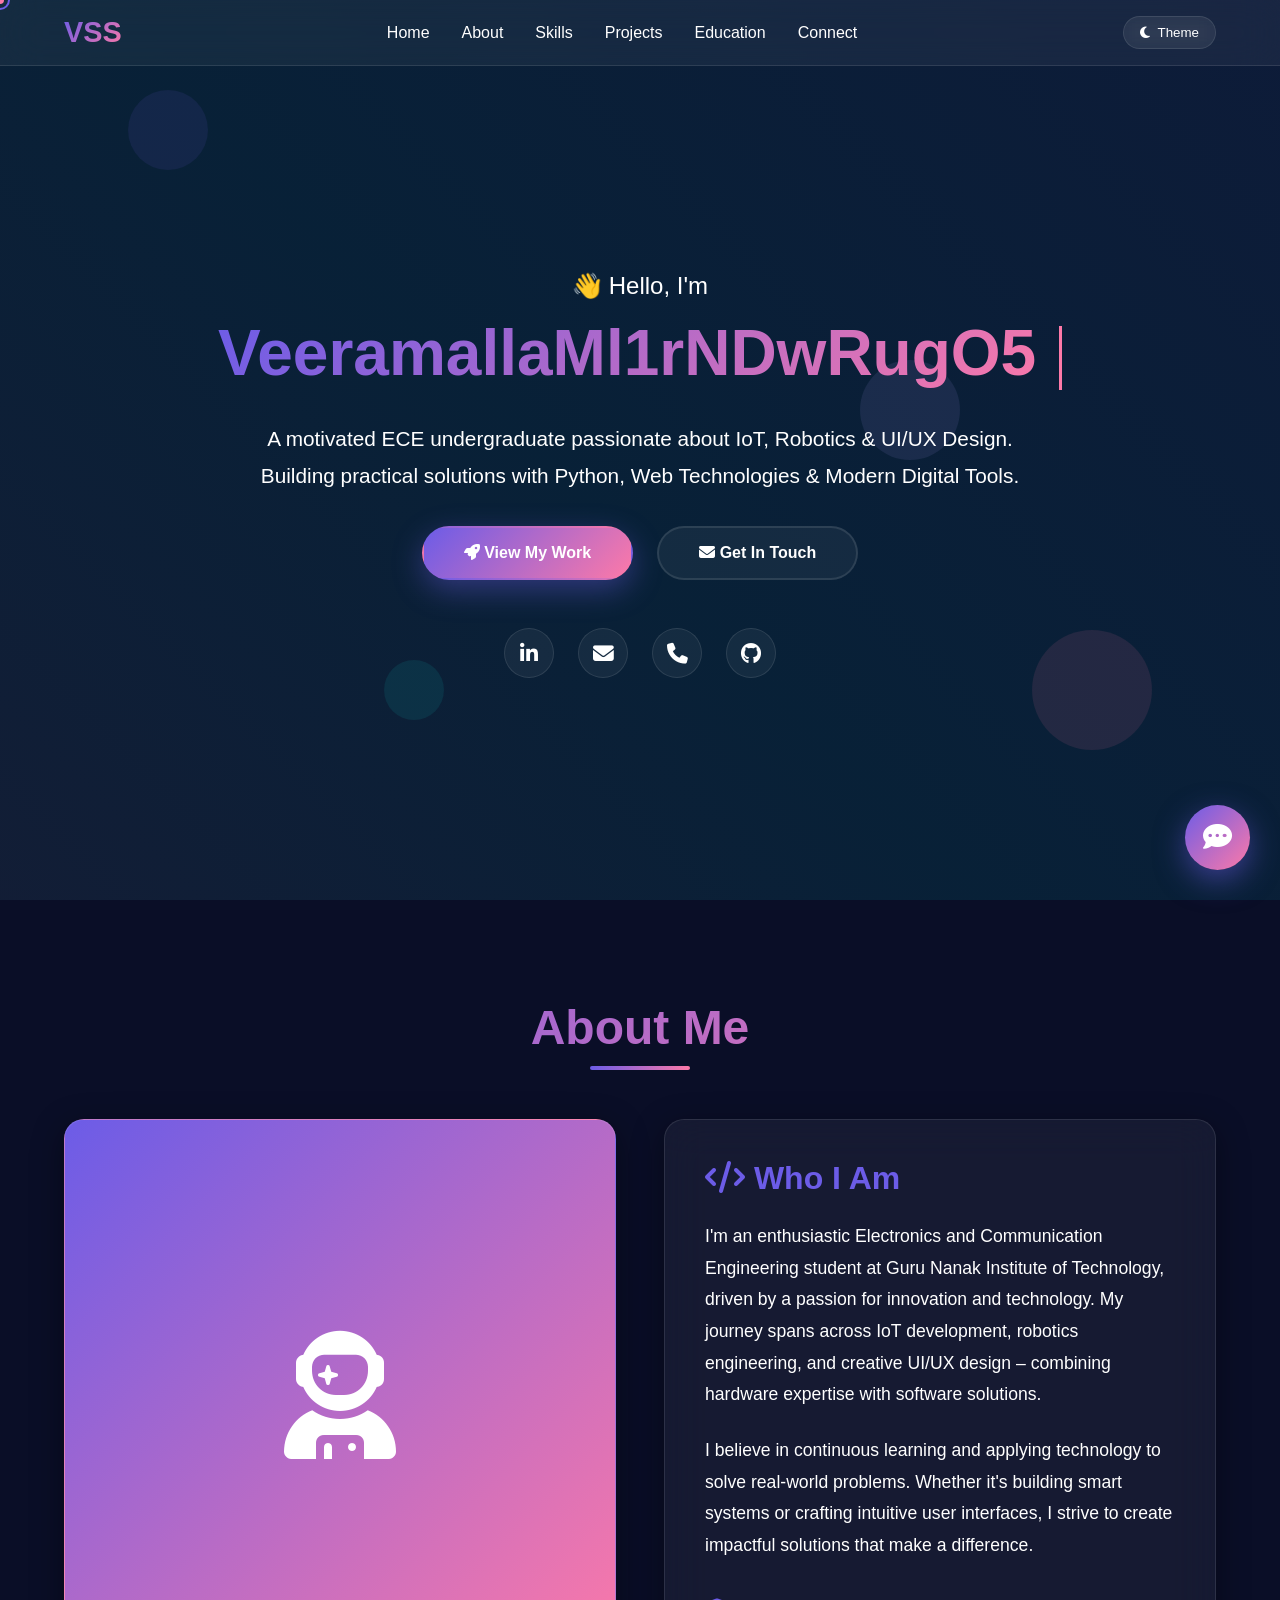
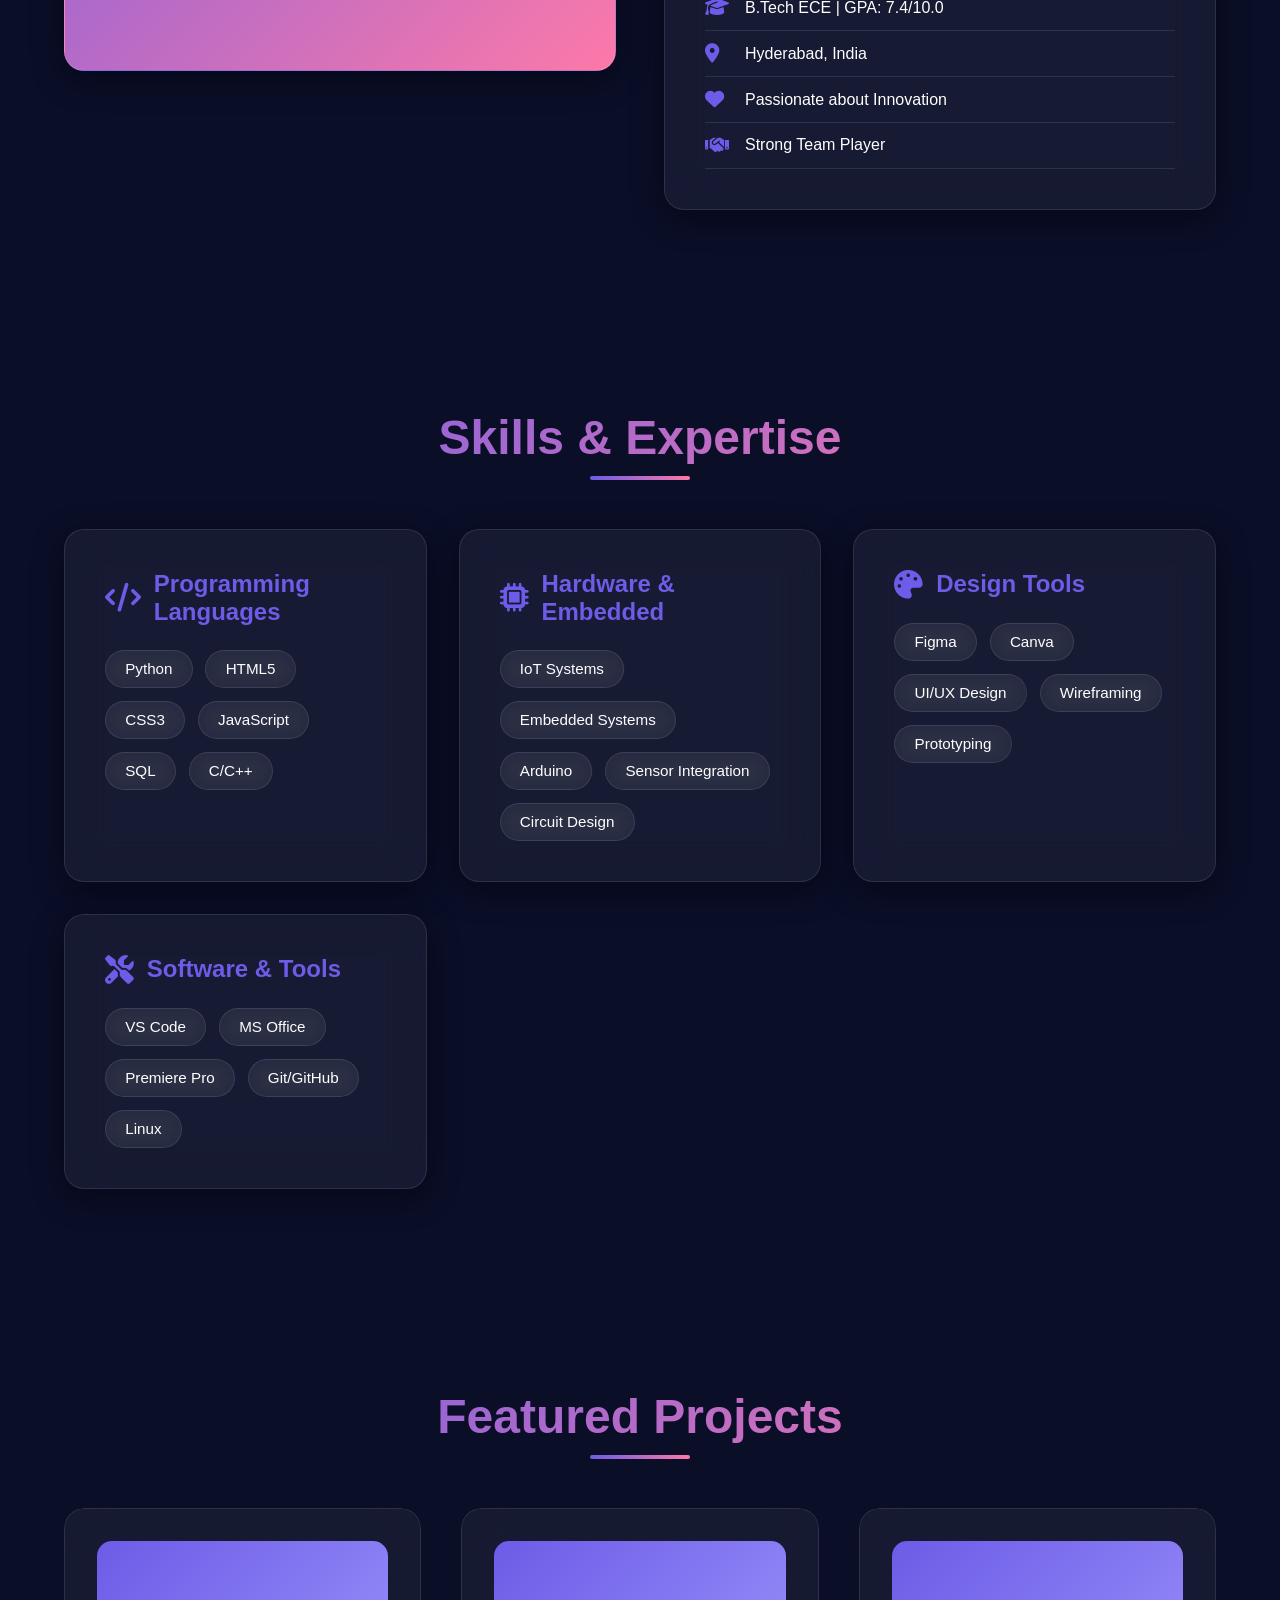
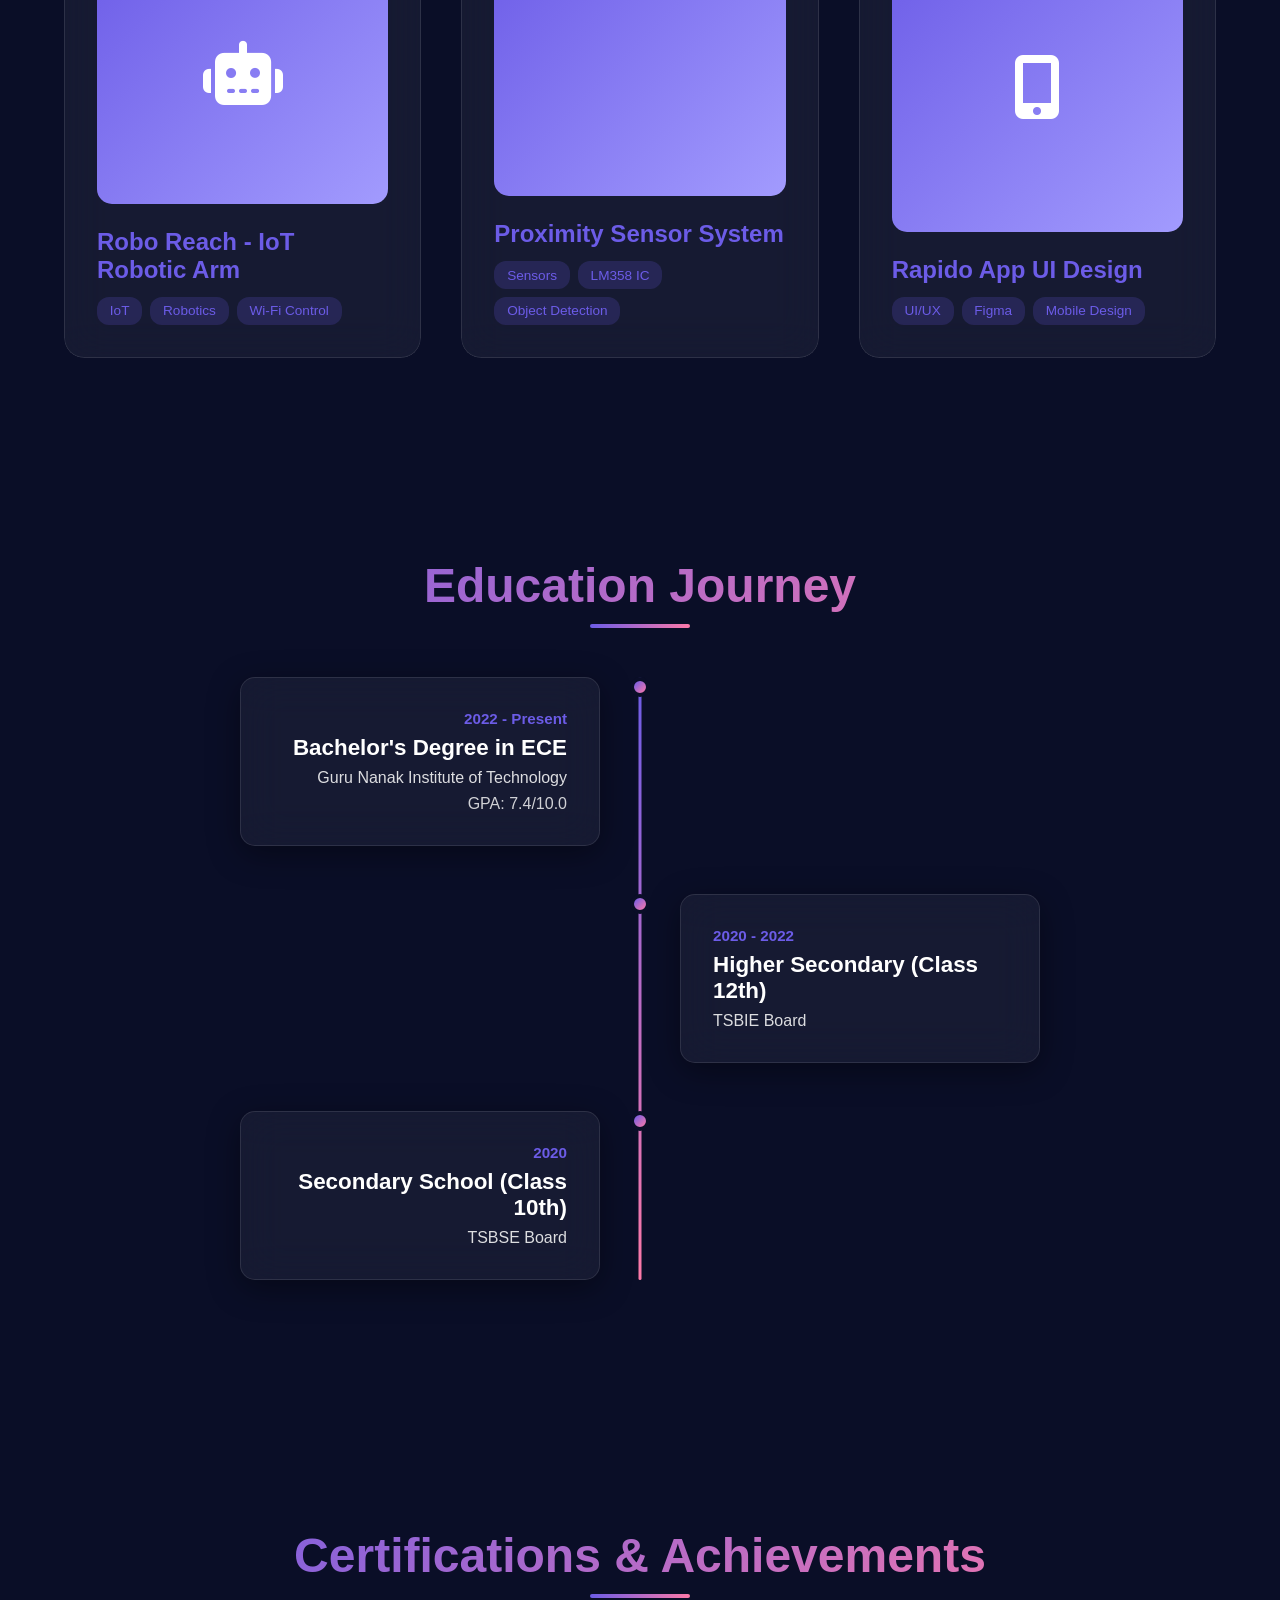
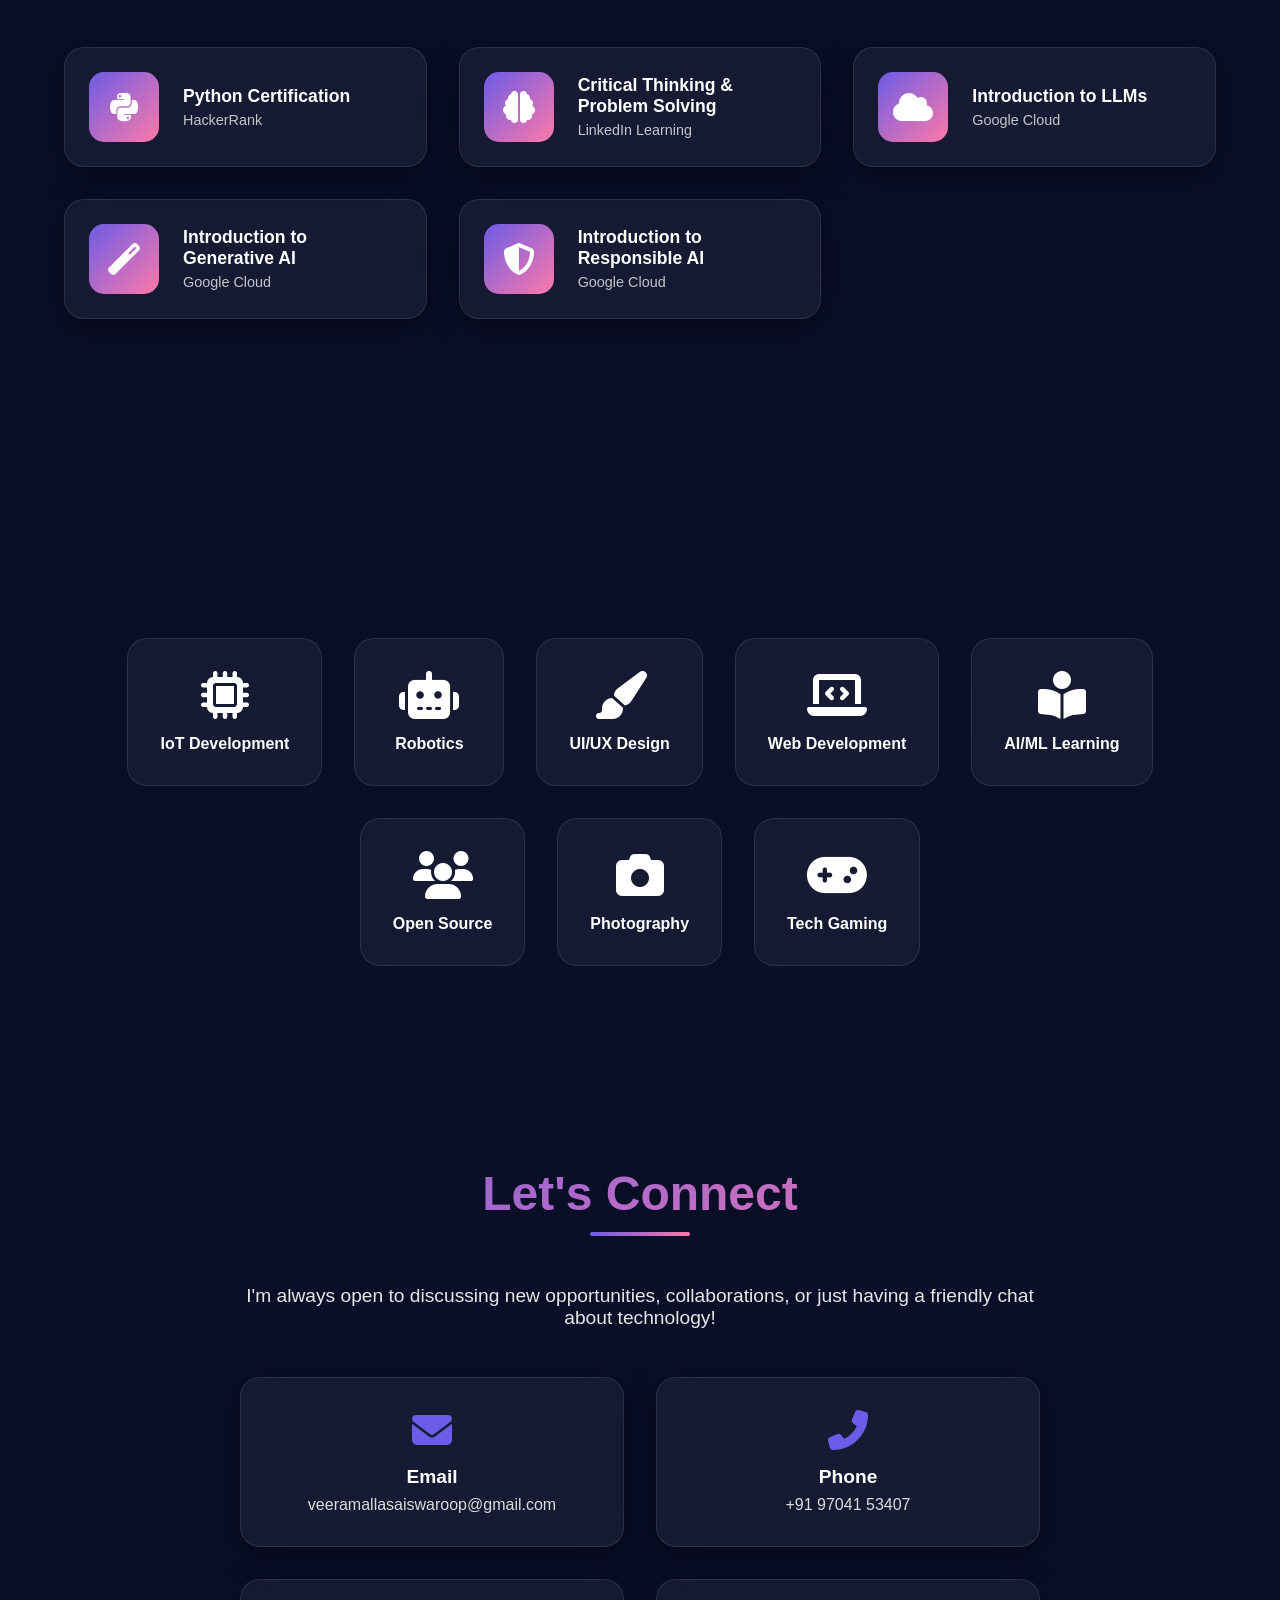
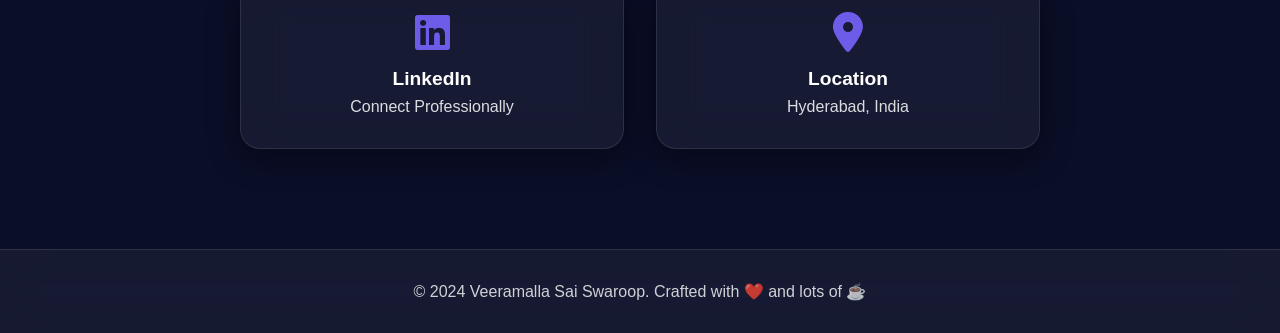
<file: resume.html>
<!DOCTYPE html>
<html lang="en">
<head>
    <meta charset="UTF-8">
    <meta name="viewport" content="width=device-width, initial-scale=1.0">
    <title>Veeramalla Sai Swaroop | Portfolio</title>
    <link rel="stylesheet" href="https://cdnjs.cloudflare.com/ajax/libs/font-awesome/6.4.0/css/all.min.css">
    <style>
        * {
            margin: 0;
            padding: 0;
            box-sizing: border-box;
        }

        :root {
            --primary-color: #6c5ce7;
            --secondary-color: #a29bfe;
            --accent-color: #fd79a8;
            --bg-dark: #0a0e27;
            --bg-light: #f8f9fa;
            --text-dark: #2d3436;
            --text-light: #ffffff;
            --glass-bg: rgba(255, 255, 255, 0.1);
            --glass-border: rgba(255, 255, 255, 0.2);
            --shadow: 0 8px 32px rgba(0, 0, 0, 0.3);
        }

        .light-theme {
            --bg-primary: var(--bg-light);
            --text-primary: var(--text-dark);
            --glass-bg: rgba(255, 255, 255, 0.7);
            --glass-border: rgba(0, 0, 0, 0.1);
            --shadow: 0 8px 32px rgba(0, 0, 0, 0.1);
        }

        .dark-theme {
            --bg-primary: var(--bg-dark);
            --text-primary: var(--text-light);
            --glass-bg: rgba(255, 255, 255, 0.05);
            --glass-border: rgba(255, 255, 255, 0.1);
            --shadow: 0 8px 32px rgba(0, 0, 0, 0.4);
        }

        body {
            font-family: 'Segoe UI', Tahoma, Geneva, Verdana, sans-serif;
            background: var(--bg-primary);
            color: var(--text-primary);
            overflow-x: hidden;
            transition: all 0.5s ease;
            cursor: none;
        }

        /* Custom Cursor */
        .cursor {
            width: 20px;
            height: 20px;
            border: 2px solid var(--primary-color);
            border-radius: 50%;
            position: fixed;
            pointer-events: none;
            z-index: 10000;
            transition: transform 0.15s ease, background 0.15s ease;
            transform: translate(-50%, -50%);
        }

        .cursor-dot {
            width: 8px;
            height: 8px;
            background: var(--accent-color);
            border-radius: 50%;
            position: fixed;
            pointer-events: none;
            z-index: 10001;
            transform: translate(-50%, -50%);
            transition: transform 0.05s ease;
        }

        .cursor.hover {
            transform: translate(-50%, -50%) scale(1.5);
            background: rgba(108, 92, 231, 0.2);
        }

        /* Animated Background */
        .animated-bg {
            position: fixed;
            top: 0;
            left: 0;
            width: 100%;
            height: 100%;
            z-index: -1;
            overflow: hidden;
        }

        .bg-gradient {
            position: absolute;
            width: 200%;
            height: 200%;
            top: -50%;
            left: -50%;
            background: linear-gradient(45deg, 
                #6c5ce7, #a29bfe, #fd79a8, #00cec9, 
                #6c5ce7, #a29bfe, #fd79a8, #00cec9);
            background-size: 400% 400%;
            animation: gradientShift 20s ease infinite;
            opacity: 0.1;
        }

        @keyframes gradientShift {
            0% { background-position: 0% 50%; }
            50% { background-position: 100% 50%; }
            100% { background-position: 0% 50%; }
        }

        .floating-shapes {
            position: absolute;
            width: 100%;
            height: 100%;
        }

        .shape {
            position: absolute;
            border-radius: 50%;
            opacity: 0.1;
            animation: float 15s infinite ease-in-out;
        }

        .shape:nth-child(1) {
            width: 80px; height: 80px;
            background: var(--primary-color);
            top: 10%; left: 10%;
            animation-delay: 0s;
        }

        .shape:nth-child(2) {
            width: 120px; height: 120px;
            background: var(--accent-color);
            top: 70%; right: 10%;
            animation-delay: 2s;
        }

        .shape:nth-child(3) {
            width: 60px; height: 60px;
            background: #00cec9;
            bottom: 20%; left: 30%;
            animation-delay: 4s;
        }

        .shape:nth-child(4) {
            width: 100px; height: 100px;
            background: var(--secondary-color);
            top: 40%; right: 25%;
            animation-delay: 6s;
        }

        @keyframes float {
            0%, 100% { transform: translateY(0) rotate(0deg); }
            33% { transform: translateY(-30px) rotate(120deg); }
            66% { transform: translateY(20px) rotate(240deg); }
        }

        /* Navigation */
        nav {
            position: fixed;
            top: 0;
            width: 100%;
            padding: 1rem 5%;
            display: flex;
            justify-content: space-between;
            align-items: center;
            z-index: 1000;
            -webkit-backdrop-filter: blur(20px);
            backdrop-filter: blur(20px);
            background: var(--glass-bg);
            border-bottom: 1px solid var(--glass-border);
            transition: all 0.3s ease;
        }

        .logo {
            font-size: 1.8rem;
            font-weight: bold;
            background: linear-gradient(135deg, var(--primary-color), var(--accent-color));
            -webkit-background-clip: text;
            -webkit-text-fill-color: transparent;
            background-clip: text;
        }

        .nav-links {
            display: flex;
            gap: 2rem;
            list-style: none;
        }

        .nav-links a {
            color: var(--text-primary);
            text-decoration: none;
            font-weight: 500;
            position: relative;
            padding: 0.5rem 0;
            transition: color 0.3s ease;
        }

        .nav-links a::after {
            content: '';
            position: absolute;
            bottom: 0;
            left: 0;
            width: 0;
            height: 2px;
            background: linear-gradient(90deg, var(--primary-color), var(--accent-color));
            transition: width 0.3s ease;
        }

        .nav-links a:hover::after {
            width: 100%;
        }

        .theme-toggle {
            background: var(--glass-bg);
            border: 1px solid var(--glass-border);
            border-radius: 50px;
            padding: 0.5rem 1rem;
            cursor: pointer;
            color: var(--text-primary);
            backdrop-filter: blur(10px);
            transition: all 0.3s ease;
            display: flex;
            align-items: center;
            gap: 0.5rem;
        }

        .theme-toggle:hover {
            transform: scale(1.05);
            box-shadow: var(--shadow);
        }

        /* Hero Section */
        .hero {
            min-height: 100vh;
            display: flex;
            align-items: center;
            justify-content: center;
            padding: 100px 5% 50px;
            position: relative;
        }

        .hero-content {
            max-width: 900px;
            text-align: center;
            z-index: 1;
        }

        .greeting {
            font-size: 1.5rem;
            margin-bottom: 1rem;
            opacity: 0;
            animation: fadeInUp 1s ease forwards;
            animation-delay: 0.5s;
        }

        .typewriter-container {
            font-size: 4rem;
            font-weight: bold;
            margin-bottom: 1.5rem;
            min-height: 5rem;
            background: linear-gradient(135deg, var(--primary-color), var(--accent-color));
            -webkit-background-clip: text;
            -webkit-text-fill-color: transparent;
            background-clip: text;
        }

        .typed-text {
            display: inline;
        }

        .cursor-blink {
            display: inline-block;
            width: 3px;
            height: 4rem;
            background: var(--accent-color);
            margin-left: 5px;
            animation: blink 1s infinite;
            vertical-align: middle;
        }

        @keyframes blink {
            0%, 50% { opacity: 1; }
            51%, 100% { opacity: 0; }
        }

        .hero-subtitle {
            font-size: 1.3rem;
            opacity: 0.9;
            margin-bottom: 2rem;
            line-height: 1.8;
            opacity: 0;
            animation: fadeInUp 1s ease forwards;
            animation-delay: 1.5s;
        }

        .hero-buttons {
            display: flex;
            gap: 1.5rem;
            justify-content: center;
            flex-wrap: wrap;
            opacity: 0;
            animation: fadeInUp 1s ease forwards;
            animation-delay: 2s;
        }

        .btn {
            padding: 1rem 2.5rem;
            border-radius: 50px;
            text-decoration: none;
            font-weight: 600;
            transition: all 0.4s cubic-bezier(0.175, 0.885, 0.32, 1.275);
            position: relative;
            overflow: hidden;
            backdrop-filter: blur(10px);
            border: 2px solid transparent;
        }

        .btn-primary {
            background: linear-gradient(135deg, var(--primary-color), var(--accent-color));
            color: white;
            box-shadow: 0 10px 30px rgba(108, 92, 231, 0.4);
        }

        .btn-secondary {
            background: var(--glass-bg);
            color: var(--text-primary);
            border: 2px solid var(--glass-border);
        }

        .btn:hover {
            transform: translateY(-5px) scale(1.05);
            box-shadow: 0 15px 40px rgba(108, 92, 231, 0.5);
        }

        .btn::before {
            content: '';
            position: absolute;
            top: 0;
            left: -100%;
            width: 100%;
            height: 100%;
            background: linear-gradient(90deg, transparent, rgba(255,255,255,0.3), transparent);
            transition: left 0.5s ease;
        }

        .btn:hover::before {
            left: 100%;
        }

        /* Social Links */
        .social-links {
            display: flex;
            gap: 1.5rem;
            justify-content: center;
            margin-top: 3rem;
            opacity: 0;
            animation: fadeInUp 1s ease forwards;
            animation-delay: 2.5s;
        }

        .social-link {
            width: 50px;
            height: 50px;
            border-radius: 50%;
            background: var(--glass-bg);
            border: 1px solid var(--glass-border);
            display: flex;
            align-items: center;
            justify-content: center;
            color: var(--text-primary);
            font-size: 1.3rem;
            text-decoration: none;
            transition: all 0.3s cubic-bezier(0.175, 0.885, 0.32, 1.275);
            backdrop-filter: blur(10px);
        }

        .social-link:hover {
            transform: translateY(-8px) rotate(360deg) scale(1.2);
            background: linear-gradient(135deg, var(--primary-color), var(--accent-color));
            color: white;
            box-shadow: 0 10px 25px rgba(108, 92, 231, 0.4);
        }

        /* Section Styles */
        section {
            padding: 100px 5%;
            position: relative;
        }

        .section-title {
            font-size: 3rem;
            text-align: center;
            margin-bottom: 4rem;
            background: linear-gradient(135deg, var(--primary-color), var(--accent-color));
            -webkit-background-clip: text;
            -webkit-text-fill-color: transparent;
            background-clip: text;
            position: relative;
            display: inline-block;
            width: 100%;
        }

        .section-title::after {
            content: '';
            position: absolute;
            bottom: -15px;
            left: 50%;
            transform: translateX(-50%);
            width: 100px;
            height: 4px;
            background: linear-gradient(90deg, var(--primary-color), var(--accent-color));
            border-radius: 2px;
        }

        /* Glass Card */
        .glass-card {
            background: var(--glass-bg);
            backdrop-filter: blur(20px);
            border: 1px solid var(--glass-border);
            border-radius: 20px;
            padding: 2.5rem;
            box-shadow: var(--shadow);
            transition: all 0.4s cubic-bezier(0.175, 0.885, 0.32, 1.275);
            position: relative;
            overflow: hidden;
        }

        .glass-card::before {
            content: '';
            position: absolute;
            top: 0;
            left: -100%;
            width: 100%;
            height: 100%;
            background: linear-gradient(90deg, transparent, rgba(255,255,255,0.1), transparent);
            transition: left 0.6s ease;
        }

        .glass-card:hover::before {
            left: 100%;
        }

        .glass-card:hover {
            transform: translateY(-10px) rotateX(5deg) rotateY(5deg);
            box-shadow: 0 20px 50px rgba(108, 92, 231, 0.3);
        }

        /* About Section */
        .about-grid {
            display: grid;
            grid-template-columns: repeat(auto-fit, minmax(300px, 1fr));
            gap: 3rem;
            max-width: 1200px;
            margin: 0 auto;
        }

        .about-image {
            position: relative;
            border-radius: 20px;
            overflow: hidden;
            aspect-ratio: 1;
            background: linear-gradient(135deg, var(--primary-color), var(--accent-color));
            display: flex;
            align-items: center;
            justify-content: center;
            font-size: 8rem;
            color: white;
        }

        .about-image img {
            width: 100%;
            height: 100%;
            object-fit: cover;
        }

        .about-text h3 {
            font-size: 2rem;
            margin-bottom: 1.5rem;
            color: var(--primary-color);
        }

        .about-text p {
            line-height: 1.8;
            font-size: 1.1rem;
            margin-bottom: 1.5rem;
        }

        .info-list {
            list-style: none;
        }

        .info-list li {
            padding: 0.8rem 0;
            border-bottom: 1px solid var(--glass-border);
            display: flex;
            align-items: center;
            gap: 1rem;
        }

        .info-list i {
            color: var(--primary-color);
            font-size: 1.2rem;
            width: 24px;
        }

        /* Skills Section */
        .skills-grid {
            display: grid;
            grid-template-columns: repeat(auto-fit, minmax(280px, 1fr));
            gap: 2rem;
            max-width: 1400px;
            margin: 0 auto;
        }

        .skill-category h3 {
            font-size: 1.5rem;
            margin-bottom: 1.5rem;
            color: var(--primary-color);
            display: flex;
            align-items: center;
            gap: 0.8rem;
        }

        .skill-category h3 i {
            font-size: 1.8rem;
        }

        .skill-tags {
            display: flex;
            flex-wrap: wrap;
            gap: 0.8rem;
        }

        .skill-tag {
            padding: 0.6rem 1.2rem;
            background: var(--glass-bg);
            border: 1px solid var(--glass-border);
            border-radius: 25px;
            font-size: 0.95rem;
            transition: all 0.3s ease;
            backdrop-filter: blur(10px);
        }

        .skill-tag:hover {
            background: linear-gradient(135deg, var(--primary-color), var(--accent-color));
            color: white;
            transform: translateY(-3px) scale(1.05);
            box-shadow: 0 5px 15px rgba(108, 92, 231, 0.3);
        }

        /* Projects Section */
        .projects-grid {
            display: grid;
            grid-template-columns: repeat(auto-fit, minmax(350px, 1fr));
            gap: 2.5rem;
            max-width: 1400px;
            margin: 0 auto;
        }

        .project-card {
            position: relative;
            border-radius: 20px;
            overflow: hidden;
            height: 450px;
            perspective: 1000px;
        }

        .project-inner {
            position: relative;
            width: 100%;
            height: 100%;
            transition: transform 0.8s cubic-bezier(0.175, 0.885, 0.32, 1.275);
            transform-style: preserve-3d;
        }

        .project-card:hover .project-inner {
            transform: rotateY(180deg);
        }

        .project-front, .project-back {
            position: absolute;
            width: 100%;
            height: 100%;
            backface-visibility: hidden;
            border-radius: 20px;
            padding: 2rem;
        }

        .project-front {
            background: var(--glass-bg);
            backdrop-filter: blur(20px);
            border: 1px solid var(--glass-border);
            display: flex;
            flex-direction: column;
        }

        .project-image {
            flex: 1;
            border-radius: 15px;
            overflow: hidden;
            margin-bottom: 1.5rem;
            background: linear-gradient(135deg, var(--primary-color), var(--secondary-color));
            display: flex;
            align-items: center;
            justify-content: center;
            font-size: 4rem;
            color: white;
        }

        .project-title {
            font-size: 1.5rem;
            font-weight: bold;
            margin-bottom: 0.8rem;
            color: var(--primary-color);
        }

        .project-tech {
            display: flex;
            gap: 0.5rem;
            flex-wrap: wrap;
        }

        .tech-badge {
            padding: 0.4rem 0.8rem;
            background: rgba(108, 92, 231, 0.2);
            border-radius: 12px;
            font-size: 0.85rem;
            color: var(--primary-color);
        }

        .project-back {
            background: linear-gradient(135deg, var(--primary-color), var(--accent-color));
            transform: rotateY(180deg);
            display: flex;
            flex-direction: column;
            justify-content: center;
            color: white;
            padding: 2.5rem;
        }

        .project-description {
            line-height: 1.8;
            margin-bottom: 1.5rem;
            font-size: 1rem;
        }

        .project-highlights {
            list-style: none;
        }

        .project-highlights li {
            padding: 0.5rem 0;
            padding-left: 1.5rem;
            position: relative;
        }

        .project-highlights li::before {
            content: '✓';
            position: absolute;
            left: 0;
            font-weight: bold;
        }

        /* Education Section */
        .timeline {
            max-width: 800px;
            margin: 0 auto;
            position: relative;
        }

        .timeline::before {
            content: '';
            position: absolute;
            left: 50%;
            transform: translateX(-50%);
            width: 3px;
            height: 100%;
            background: linear-gradient(to bottom, var(--primary-color), var(--accent-color));
            border-radius: 3px;
        }

        .timeline-item {
            position: relative;
            margin-bottom: 3rem;
            width: 100%;
        }

        .timeline-item:nth-child(odd) {
            padding-right: calc(50% + 40px);
            text-align: right;
        }

        .timeline-item:nth-child(even) {
            padding-left: calc(50% + 40px);
            text-align: left;
        }

        .timeline-dot {
            position: absolute;
            left: 50%;
            transform: translateX(-50%);
            width: 20px;
            height: 20px;
            background: linear-gradient(135deg, var(--primary-color), var(--accent-color));
            border-radius: 50%;
            border: 4px solid var(--bg-primary);
            z-index: 1;
        }

        .timeline-content {
            background: var(--glass-bg);
            backdrop-filter: blur(20px);
            border: 1px solid var(--glass-border);
            border-radius: 15px;
            padding: 2rem;
            box-shadow: var(--shadow);
            transition: all 0.3s ease;
        }

        .timeline-content:hover {
            transform: scale(1.03);
            box-shadow: 0 15px 40px rgba(108, 92, 231, 0.3);
        }

        .timeline-year {
            font-size: 0.95rem;
            color: var(--primary-color);
            font-weight: bold;
            margin-bottom: 0.5rem;
        }

        .timeline-title {
            font-size: 1.4rem;
            font-weight: bold;
            margin-bottom: 0.5rem;
        }

        .timeline-subtitle {
            opacity: 0.85;
            font-size: 1rem;
        }

        /* Certifications */
        .certifications-grid {
            display: grid;
            grid-template-columns: repeat(auto-fit, minmax(300px, 1fr));
            gap: 2rem;
            max-width: 1200px;
            margin: 0 auto;
        }

        .cert-card {
            display: flex;
            align-items: center;
            gap: 1.5rem;
            padding: 1.5rem;
        }

        .cert-icon {
            width: 70px;
            height: 70px;
            background: linear-gradient(135deg, var(--primary-color), var(--accent-color));
            border-radius: 15px;
            display: flex;
            align-items: center;
            justify-content: center;
            font-size: 2rem;
            color: white;
            flex-shrink: 0;
        }

        .cert-info h4 {
            font-size: 1.1rem;
            margin-bottom: 0.3rem;
        }

        .cert-info p {
            font-size: 0.9rem;
            opacity: 0.75;
        }

        /* Interests Section */
        .interests-container {
            display: flex;
            flex-wrap: wrap;
            justify-content: center;
            gap: 2rem;
            max-width: 1200px;
            margin: 0 auto;
        }

        .interest-item {
            display: flex;
            flex-direction: column;
            align-items: center;
            gap: 1rem;
            padding: 2rem;
            background: var(--glass-bg);
            backdrop-filter: blur(20px);
            border: 1px solid var(--glass-border);
            border-radius: 20px;
            transition: all 0.4s cubic-bezier(0.175, 0.885, 0.32, 1.275);
            min-width: 150px;
        }

        .interest-item:hover {
            transform: translateY(-15px) scale(1.08);
            box-shadow: 0 20px 40px rgba(108, 92, 231, 0.3);
            background: linear-gradient(135deg, var(--primary-color), var(--accent-color));
            color: white;
        }

        .interest-icon {
            font-size: 3rem;
            transition: transform 0.3s ease;
        }

        .interest-item:hover .interest-icon {
            transform: scale(1.3) rotateY(360deg);
        }

        .interest-name {
            font-weight: 600;
            font-size: 1rem;
        }

        /* Contact Section */
        .contact-container {
            max-width: 800px;
            margin: 0 auto;
            text-align: center;
        }

        .contact-intro {
            font-size: 1.2rem;
            opacity: 0.9;
            margin-bottom: 2rem;
        }

        .contact-info {
            display: grid;
            grid-template-columns: repeat(auto-fit, minmax(250px, 1fr));
            gap: 2rem;
            margin-top: 3rem;
        }

        .contact-card {
            padding: 2rem;
            text-decoration: none;
            color: inherit;
            transition: all 0.4s ease;
        }

        .contact-card i {
            font-size: 2.5rem;
            color: var(--primary-color);
            margin-bottom: 1rem;
            display: block;
            transition: all 0.3s ease;
        }

        .contact-card:hover i {
            transform: scale(1.2) rotateY(360deg);
            color: var(--accent-color);
        }

        .contact-card h4 {
            font-size: 1.2rem;
            margin-bottom: 0.5rem;
        }

        .contact-card p {
            opacity: 0.85;
        }

        /* Chatbot */
        .chatbot-toggle {
            position: fixed;
            bottom: 30px;
            right: 30px;
            width: 65px;
            height: 65px;
            border-radius: 50%;
            background: linear-gradient(135deg, var(--primary-color), var(--accent-color));
            border: none;
            color: white;
            font-size: 1.8rem;
            cursor: pointer;
            box-shadow: 0 10px 30px rgba(108, 92, 231, 0.5);
            z-index: 9999;
            transition: all 0.4s cubic-bezier(0.175, 0.885, 0.32, 1.275);
            animation: pulse 2s infinite;
        }

        @keyframes pulse {
            0%, 100% { box-shadow: 0 0 0 0 rgba(108, 92, 231, 0.7); }
            50% { box-shadow: 0 0 0 15px rgba(108, 92, 231, 0); }
        }

        .chatbot-toggle:hover {
            transform: scale(1.15) rotate(360deg);
        }

        .chatbot-window {
            position: fixed;
            bottom: 110px;
            right: 30px;
            width: 380px;
            height: 500px;
            background: var(--glass-bg);
            -webkit-backdrop-filter: blur(20px);
            backdrop-filter: blur(20px);
            border: 1px solid var(--glass-border);
            border-radius: 25px;
            box-shadow: 0 20px 60px rgba(0, 0, 0, 0.3);
            z-index: 9998;
            display: none;
            flex-direction: column;
            overflow: hidden;
            animation: slideUp 0.4s ease;
        }

        @keyframes slideUp {
            from { opacity: 0; transform: translateY(30px); }
            to { opacity: 1; transform: translateY(0); }
        }

        .chatbot-window.active {
            display: flex;
        }

        .chat-header {
            padding: 1.5rem;
            background: linear-gradient(135deg, var(--primary-color), var(--accent-color));
            color: white;
            display: flex;
            align-items: center;
            gap: 1rem;
        }

        .chat-header-avatar {
            width: 50px;
            height: 50px;
            background: rgba(255,255,255,0.2);
            border-radius: 50%;
            display: flex;
            align-items: center;
            justify-content: center;
            font-size: 1.5rem;
        }

        .chat-header-info h4 {
            font-size: 1.1rem;
        }

        .chat-header-info p {
            font-size: 0.85rem;
            opacity: 0.9;
        }

        .chat-close {
            margin-left: auto;
            background: none;
            border: none;
            color: white;
            font-size: 1.5rem;
            cursor: pointer;
            transition: transform 0.3s ease;
        }

        .chat-close:hover {
            transform: rotate(90deg);
        }

        .chat-messages {
            flex: 1;
            padding: 1.5rem;
            overflow-y: auto;
            display: flex;
            flex-direction: column;
            gap: 1rem;
        }

        .message {
            max-width: 80%;
            padding: 1rem 1.3rem;
            border-radius: 18px;
            font-size: 0.95rem;
            line-height: 1.5;
            animation: popIn 0.3s ease;
        }

        @keyframes popIn {
            0% { opacity: 0; transform: scale(0.8); }
            100% { opacity: 1; transform: scale(1); }
        }

        .message.bot {
            background: var(--glass-bg);
            border: 1px solid var(--glass-border);
            align-self: flex-start;
            border-bottom-left-radius: 5px;
        }

        .message.user {
            background: linear-gradient(135deg, var(--primary-color), var(--accent-color));
            color: white;
            align-self: flex-end;
            border-bottom-right-radius: 5px;
        }

        .chat-input-container {
            padding: 1.5rem;
            border-top: 1px solid var(--glass-border);
            display: flex;
            gap: 0.8rem;
        }

        .chat-input {
            flex: 1;
            padding: 1rem 1.5rem;
            border: 1px solid var(--glass-border);
            border-radius: 25px;
            background: var(--glass-bg);
            color: var(--text-primary);
            font-size: 0.95rem;
            outline: none;
            backdrop-filter: blur(10px);
            transition: all 0.3s ease;
        }

        .chat-input:focus {
            border-color: var(--primary-color);
            box-shadow: 0 0 20px rgba(108, 92, 231, 0.3);
        }

        .chat-send {
            width: 48px;
            height: 48px;
            border-radius: 50%;
            background: linear-gradient(135deg, var(--primary-color), var(--accent-color));
            border: none;
            color: white;
            cursor: pointer;
            font-size: 1.2rem;
            transition: all 0.3s ease;
        }

        .chat-send:hover {
            transform: scale(1.1);
            box-shadow: 0 5px 20px rgba(108, 92, 231, 0.4);
        }

        /* Footer */
        footer {
            text-align: center;
            padding: 2rem;
            background: var(--glass-bg);
            backdrop-filter: blur(20px);
            border-top: 1px solid var(--glass-border);
        }

        footer p {
            opacity: 0.8;
        }

        /* Animations */
        @keyframes fadeInUp {
            from {
                opacity: 0;
                transform: translateY(30px);
            }
            to {
                opacity: 1;
                transform: translateY(0);
            }
        }

        .fade-in {
            opacity: 0;
            transform: translateY(30px);
            transition: all 0.6s ease;
        }

        .fade-in.visible {
            opacity: 1;
            transform: translateY(0);
        }

        /* Responsive */
        @media (max-width: 768px) {
            .nav-links {
                display: none;
            }

            .typewriter-container {
                font-size: 2.5rem;
            }

            .hero-subtitle {
                font-size: 1.1rem;
            }

            .section-title {
                font-size: 2.2rem;
            }

            .timeline::before {
                left: 20px;
            }

            .timeline-item:nth-child(odd),
            .timeline-item:nth-child(even) {
                padding-left: 55px;
                padding-right: 0;
                text-align: left;
            }

            .timeline-dot {
                left: 20px;
            }

            .chatbot-window {
                width: 90%;
                right: 5%;
                bottom: 100px;
                height: 60vh;
            }

            body {
                cursor: auto;
            }

            .cursor, .cursor-dot {
                display: none;
            }
        }

        /* Scrollbar */
        ::-webkit-scrollbar {
            width: 10px;
        }

        ::-webkit-scrollbar-track {
            background: var(--bg-primary);
        }

        ::-webkit-scrollbar-thumb {
            background: linear-gradient(var(--primary-color), var(--accent-color));
            border-radius: 5px;
        }

        /* Particle Effect Container */
        #particles-js {
            position: fixed;
            width: 100%;
            height: 100%;
            top: 0;
            left: 0;
            z-index: -1;
        }
    </style>
</head>
<body class="dark-theme">
    <!-- Custom Cursor -->
    <div class="cursor"></div>
    <div class="cursor-dot"></div>

    <!-- Animated Background -->
    <div class="animated-bg">
        <div class="bg-gradient"></div>
        <div class="floating-shapes">
            <div class="shape"></div>
            <div class="shape"></div>
            <div class="shape"></div>
            <div class="shape"></div>
        </div>
    </div>

    <!-- Navigation -->
    <nav>
        <div class="logo">VSS</div>
        <ul class="nav-links">
            <li><a href="#home">Home</a></li>
            <li><a href="#about">About</a></li>
            <li><a href="#skills">Skills</a></li>
            <li><a href="#projects">Projects</a></li>
            <li><a href="#education">Education</a></li>
            <li><a href="#contact">Connect</a></li>
        </ul>
        <button class="theme-toggle" onclick="toggleTheme()">
            <i class="fas fa-moon" id="themeIcon"></i>
            <span>Theme</span>
        </button>
    </nav>

    <!-- Hero Section -->
    <section class="hero" id="home">
        <div class="hero-content">
            <p class="greeting">👋 Hello, I'm</p>
            <div class="typewriter-container">
                <span class="typed-text" id="typedText"></span>
                <span class="cursor-blink"></span>
            </div>
            <p class="hero-subtitle">
                A motivated ECE undergraduate passionate about IoT, Robotics & UI/UX Design.<br>
                Building practical solutions with Python, Web Technologies & Modern Digital Tools.
            </p>
            <div class="hero-buttons">
                <a href="#projects" class="btn btn-primary">
                    <i class="fas fa-rocket"></i> View My Work
                </a>
                <a href="#contact" class="btn btn-secondary">
                    <i class="fas fa-envelope"></i> Get In Touch
                </a>
            </div>
            <div class="social-links">
                <a href="https://linkedin.com/in/veeramallasaiswaroop" target="_blank" class="social-link">
                    <i class="fab fa-linkedin-in"></i>
                </a>
                <a href="mailto:veeramallasaiswaroop@gmail.com" class="social-link">
                    <i class="fas fa-envelope"></i>
                </a>
                <a href="tel:+919704153407" class="social-link">
                    <i class="fas fa-phone"></i>
                </a>
                <a href="#" class="social-link">
                    <i class="fab fa-github"></i>
                </a>
            </div>
        </div>
    </section>

    <!-- About Section -->
    <section id="about">
        <h2 class="section-title fade-in">About Me</h2>
        <div class="about-grid">
            <div class="glass-card about-image fade-in">
                <i class="fas fa-user-astronaut"></i>
            </div>
            <div class="glass-card about-text fade-in">
                <h3><i class="fas fa-code"></i> Who I Am</h3>
                <p>
                    I'm an enthusiastic Electronics and Communication Engineering student at Guru Nanak Institute of Technology, 
                    driven by a passion for innovation and technology. My journey spans across IoT development, robotics engineering, 
                    and creative UI/UX design – combining hardware expertise with software solutions.
                </p>
                <p>
                    I believe in continuous learning and applying technology to solve real-world problems. Whether it's building 
                    smart systems or crafting intuitive user interfaces, I strive to create impactful solutions that make a difference.
                </p>
                <ul class="info-list">
                    <li>
                        <i class="fas fa-graduation-cap"></i>
                        <span>B.Tech ECE | GPA: 7.4/10.0</span>
                    </li>
                    <li>
                        <i class="fas fa-map-marker-alt"></i>
                        <span>Hyderabad, India</span>
                    </li>
                    <li>
                        <i class="fas fa-heart"></i>
                        <span>Passionate about Innovation</span>
                    </li>
                    <li>
                        <i class="fas fa-handshake"></i>
                        <span>Strong Team Player</span>
                    </li>
                </ul>
            </div>
        </div>
    </section>

    <!-- Skills Section -->
    <section id="skills">
        <h2 class="section-title fade-in">Skills & Expertise</h2>
        <div class="skills-grid">
            <div class="glass-card skill-category fade-in">
                <h3><i class="fas fa-code"></i> Programming Languages</h3>
                <div class="skill-tags">
                    <span class="skill-tag">Python</span>
                    <span class="skill-tag">HTML5</span>
                    <span class="skill-tag">CSS3</span>
                    <span class="skill-tag">JavaScript</span>
                    <span class="skill-tag">SQL</span>
                    <span class="skill-tag">C/C++</span>
                </div>
            </div>
            <div class="glass-card skill-category fade-in">
                <h3><i class="fas fa-microchip"></i> Hardware & Embedded</h3>
                <div class="skill-tags">
                    <span class="skill-tag">IoT Systems</span>
                    <span class="skill-tag">Embedded Systems</span>
                    <span class="skill-tag">Arduino</span>
                    <span class="skill-tag">Sensor Integration</span>
                    <span class="skill-tag">Circuit Design</span>
                </div>
            </div>
            <div class="glass-card skill-category fade-in">
                <h3><i class="fas fa-palette"></i> Design Tools</h3>
                <div class="skill-tags">
                    <span class="skill-tag">Figma</span>
                    <span class="skill-tag">Canva</span>
                    <span class="skill-tag">UI/UX Design</span>
                    <span class="skill-tag">Wireframing</span>
                    <span class="skill-tag">Prototyping</span>
                </div>
            </div>
            <div class="glass-card skill-category fade-in">
                <h3><i class="fas fa-tools"></i> Software & Tools</h3>
                <div class="skill-tags">
                    <span class="skill-tag">VS Code</span>
                    <span class="skill-tag">MS Office</span>
                    <span class="skill-tag">Premiere Pro</span>
                    <span class="skill-tag">Git/GitHub</span>
                    <span class="skill-tag">Linux</span>
                </div>
            </div>
        </div>
    </section>

    <!-- Projects Section -->
    <section id="projects">
        <h2 class="section-title fade-in">Featured Projects</h2>
        <div class="projects-grid">
            <div class="project-card fade-in">
                <div class="project-inner">
                    <div class="project-front">
                        <div class="project-image">
                            <i class="fas fa-robot"></i>
                        </div>
                        <h3 class="project-title">Robo Reach - IoT Robotic Arm</h3>
                        <div class="project-tech">
                            <span class="tech-badge">IoT</span>
                            <span class="tech-badge">Robotics</span>
                            <span class="tech-badge">Wi-Fi Control</span>
                        </div>
                    </div>
                    <div class="project-back">
                        <h3 style="margin-bottom: 1rem;">🤖 Robo Reach</h3>
                        <p class="project-description">
                            Designed and developed a Wi-Fi-enabled robotic arm using IoT platforms with mobile-based control systems.
                        </p>
                        <ul class="project-highlights">
                            <li>Joystick & slider control interface</li>
                            <li>Precise remote manipulation</li>
                            <li>Gear mechanism design</li>
                            <li>80-85% faster response time</li>
                            <li>Optimized signal processing</li>
                        </ul>
                    </div>
                </div>
            </div>

            <div class="project-card fade-in">
                <div class="project-inner">
                    <div class="project-front">
                        <div class="project-image">
                            <i class="fas fa-radar"></i>
                        </div>
                        <h3 class="project-title">Proximity Sensor System</h3>
                        <div class="project-tech">
                            <span class="tech-badge">Sensors</span>
                            <span class="tech-badge">LM358 IC</span>
                            <span class="tech-badge">Object Detection</span>
                        </div>
                    </div>
                    <div class="project-back">
                        <h3 style="margin-bottom: 1rem;">📡 Proximity Sensor</h3>
                        <p class="project-description">
                            Implemented an advanced sensor system using LM358 IC for detecting objects within a 180° range.
                        </p>
                        <ul class="project-highlights">
                            <li>180-degree detection range</li>
                            <li>Instant buzzer alert system</li>
                            <li>&lt;5000ms response time</li>
                            <li>90% detection accuracy</li>
                            <li>Safety-enhanced calibration</li>
                        </ul>
                    </div>
                </div>
            </div>

            <div class="project-card fade-in">
                <div class="project-inner">
                    <div class="project-front">
                        <div class="project-image">
                            <i class="fas fa-mobile-alt"></i>
                        </div>
                        <h3 class="project-title">Rapido App UI Design</h3>
                        <div class="project-tech">
                            <span class="tech-badge">UI/UX</span>
                            <span class="tech-badge">Figma</span>
                            <span class="tech-badge">Mobile Design</span>
                        </div>
                    </div>
                    <div class="project-back">
                        <h3 style="margin-bottom: 1rem;">📱 Rapido Interface</h3>
                        <p class="project-description">
                            Designed a clean, user-friendly mobile app interface focusing on smooth navigation and intuitive UX.
                        </p>
                        <ul class="project-highlights">
                            <li>User-centric design approach</li>
                            <li>Interactive wireframes</li>
                            <li>Responsive prototypes</li>
                            <li>Visual consistency</li>
                            <li>Smooth navigation flow</li>
                        </ul>
                    </div>
                </div>
            </div>
        </div>
    </section>

    <!-- Education Section -->
    <section id="education">
        <h2 class="section-title fade-in">Education Journey</h2>
        <div class="timeline">
            <div class="timeline-item fade-in">
                <div class="timeline-dot"></div>
                <div class="timeline-content glass-card">
                    <p class="timeline-year">2022 - Present</p>
                    <h3 class="timeline-title">Bachelor's Degree in ECE</h3>
                    <p class="timeline-subtitle">Guru Nanak Institute of Technology</p>
                    <p style="margin-top: 0.5rem; opacity: 0.8;">GPA: 7.4/10.0</p>
                </div>
            </div>
            <div class="timeline-item fade-in">
                <div class="timeline-dot"></div>
                <div class="timeline-content glass-card">
                    <p class="timeline-year">2020 - 2022</p>
                    <h3 class="timeline-title">Higher Secondary (Class 12th)</h3>
                    <p class="timeline-subtitle">TSBIE Board</p>
                </div>
            </div>
            <div class="timeline-item fade-in">
                <div class="timeline-dot"></div>
                <div class="timeline-content glass-card">
                    <p class="timeline-year">2020</p>
                    <h3 class="timeline-title">Secondary School (Class 10th)</h3>
                    <p class="timeline-subtitle">TSBSE Board</p>
                </div>
            </div>
        </div>
    </section>

    <!-- Certifications Section -->
    <section id="certifications">
        <h2 class="section-title fade-in">Certifications & Achievements</h2>
        <div class="certifications-grid">
            <div class="glass-card cert-card fade-in">
                <div class="cert-icon"><i class="fab fa-python"></i></div>
                <div class="cert-info">
                    <h4>Python Certification</h4>
                    <p>HackerRank</p>
                </div>
            </div>
            <div class="glass-card cert-card fade-in">
                <div class="cert-icon"><i class="fas fa-brain"></i></div>
                <div class="cert-info">
                    <h4>Critical Thinking & Problem Solving</h4>
                    <p>LinkedIn Learning</p>
                </div>
            </div>
            <div class="glass-card cert-card fade-in">
                <div class="cert-icon"><i class="fas fa-cloud"></i></div>
                <div class="cert-info">
                    <h4>Introduction to LLMs</h4>
                    <p>Google Cloud</p>
                </div>
            </div>
            <div class="glass-card cert-card fade-in">
                <div class="cert-icon"><i class="fas fa-magic"></i></div>
                <div class="cert-info">
                    <h4>Introduction to Generative AI</h4>
                    <p>Google Cloud</p>
                </div>
            </div>
            <div class="glass-card cert-card fade-in">
                <div class="cert-icon"><i class="fas fa-shield-alt"></i></div>
                <div class="cert-info">
                    <h4>Introduction to Responsible AI</h4>
                    <p>Google Cloud</p>
                </div>
            </div>
        </div>
    </section>

    <!-- Interests Section -->
    <section id="interests">
        <h2 class="section-title fade-in">Interests & Activities</h2>
        <div class="interests-container">
            <div class="interest-item fade-in">
                <i class="fas fa-microchip interest-icon"></i>
                <span class="interest-name">IoT Development</span>
            </div>
            <div class="interest-item fade-in">
                <i class="fas fa-robot interest-icon"></i>
                <span class="interest-name">Robotics</span>
            </div>
            <div class="interest-item fade-in">
                <i class="fas fa-paint-brush interest-icon"></i>
                <span class="interest-name">UI/UX Design</span>
            </div>
            <div class="interest-item fade-in">
                <i class="fas fa-laptop-code interest-icon"></i>
                <span class="interest-name">Web Development</span>
            </div>
            <div class="interest-item fade-in">
                <i class="fas fa-book-reader interest-icon"></i>
                <span class="interest-name">AI/ML Learning</span>
            </div>
            <div class="interest-item fade-in">
                <i class="fas fa-users interest-icon"></i>
                <span class="interest-name">Open Source</span>
            </div>
            <div class="interest-item fade-in">
                <i class="fas fa-camera interest-icon"></i>
                <span class="interest-name">Photography</span>
            </div>
            <div class="interest-item fade-in">
                <i class="fas fa-gamepad interest-icon"></i>
                <span class="interest-name">Tech Gaming</span>
            </div>
        </div>
    </section>

    <!-- Contact Section -->
    <section id="contact">
        <h2 class="section-title fade-in">Let's Connect</h2>
        <div class="contact-container">
            <p class="contact-intro">
                I'm always open to discussing new opportunities, collaborations, or just having a friendly chat about technology!
            </p>
            <div class="contact-info">
                <a href="mailto:veeramallasaiswaroop@gmail.com" class="glass-card contact-card fade-in">
                    <i class="fas fa-envelope"></i>
                    <h4>Email</h4>
                    <p>veeramallasaiswaroop@gmail.com</p>
                </a>
                <a href="tel:+919704153407" class="glass-card contact-card fade-in">
                    <i class="fas fa-phone-alt"></i>
                    <h4>Phone</h4>
                    <p>+91 97041 53407</p>
                </a>
                <a href="https://linkedin.com/in/veeramallasaiswaroop" target="_blank" rel="noopener noreferrer" class="glass-card contact-card fade-in">
                    <i class="fab fa-linkedin"></i>
                    <h4>LinkedIn</h4>
                    <p>Connect Professionally</p>
                </a>
                <a href="#" class="glass-card contact-card fade-in">
                    <i class="fas fa-map-marker-alt"></i>
                    <h4>Location</h4>
                    <p>Hyderabad, India</p>
                </a>
            </div>
        </div>
    </section>

    <!-- Footer -->
    <footer>
        <p>© 2024 Veeramalla Sai Swaroop. Crafted with ❤️ and lots of ☕</p>
    </footer>

    <!-- Chatbot Toggle Button -->
    <button type="button" class="chatbot-toggle" onclick="toggleChatbot()" aria-label="Open chatbot" title="Open chatbot">
        <i class="fas fa-comment-dots"></i>
    </button>

    <!-- Chatbot Window -->
    <div class="chatbot-window" id="chatbotWindow">
        <div class="chat-header">
            <div class="chat-header-avatar">🤖</div>
            <div class="chat-header-info">
                <h4>VSS Assistant</h4>
                <p>Always here to help! ✨</p>
            </div>
            <button class="chat-close" onclick="toggleChatbot()">✕</button>
        </div>
        <div class="chat-messages" id="chatMessages">
            <div class="message bot">
                👋 Hey there! Welcome to my portfolio! I'm your virtual assistant. How can I help you today? 😊<br><br>
                You can ask me about:<br>
                • 🎯 Skills & Experience<br>
                • 💼 Projects<br>
                • 📚 Education<br>
                • 📞 Contact Info<br>
                • Or just say hi!
            </div>
        </div>
        <div class="chat-input-container">
            <input type="text" class="chat-input" id="chatInput" placeholder="Type your message..." onkeypress="handleKeyPress(event)">
            <button class="chat-send" onclick="sendMessage()">
                <i class="fas fa-paper-plane"></i>
            </button>
        </div>
    </div>

    <script>
        // Theme Toggle
        let isDarkTheme = true;

        function toggleTheme() {
            isDarkTheme = !isDarkTheme;
            document.body.classList.toggle('dark-theme');
            document.body.classList.toggle('light-theme');
            const icon = document.getElementById('themeIcon');
            icon.className = isDarkTheme ? 'fas fa-moon' : 'fas fa-sun';
        }

        // Custom Cursor
        const cursor = document.querySelector('.cursor');
        const cursorDot = document.querySelector('.cursor-dot');

        document.addEventListener('mousemove', (e) => {
            cursor.style.left = e.clientX + 'px';
            cursor.style.top = e.clientY + 'px';
            
            setTimeout(() => {
                cursorDot.style.left = e.clientX + 'px';
                cursorDot.style.top = e.clientY + 'px';
            }, 50);
        });

        // Hover effect for cursor
        const hoverElements = document.querySelectorAll('a, button, .glass-card, .skill-tag, .interest-item');
        hoverElements.forEach(el => {
            el.addEventListener('mouseenter', () => cursor.classList.add('hover'));
            el.addEventListener('mouseleave', () => cursor.classList.remove('hover'));
        });

        // Typewriter Effect with Jumbling
        function typeWriter() {
            const name = "Veeramalla Sai Swaroop";
            const chars = "ABCDEFGHIJKLMNOPQRSTUVWXYZabcdefghijklmnopqrstuvwxyz0123456789@#$%^&*";
            const typedElement = document.getElementById('typedText');
            let iteration = 0;
            
            // Jumbling phase
            const jumbleInterval = setInterval(() => {
                typedElement.textContent = name.split('')
                    .map((letter, index) => {
                        if(index < iteration) return name[index];
                        return chars[Math.floor(Math.random() * chars.length)];
                    })
                    .join('');
                
                if(iteration >= name.length) {
                    clearInterval(jumbleInterval);
                }
                
                iteration += 1/3;
            }, 30);
        }

        // Start typewriter after greeting appears
        setTimeout(typeWriter, 1500);

        // Chatbot Functions
        let chatbotOpen = false;

        function toggleChatbot() {
            chatbotOpen = !chatbotOpen;
            document.getElementById('chatbotWindow').classList.toggle('active');
        }

        function handleKeyPress(event) {
            if (event.key === 'Enter') {
                sendMessage();
            }
        }

        function sendMessage() {
            const input = document.getElementById('chatInput');
            const message = input.value.trim();
            
            if (!message) return;
            
            addMessage(message, 'user');
            input.value = '';
            
            setTimeout(() => {
                const response = getBotResponse(message.toLowerCase());
                addMessage(response, 'bot');
            }, 500 + Math.random() * 500);
        }

        function addMessage(text, sender) {
            const messagesContainer = document.getElementById('chatMessages');
            const messageDiv = document.createElement('div');
            messageDiv.className = `message ${sender}`;
            messageDiv.innerHTML = text;
            messagesContainer.appendChild(messageDiv);
            messagesContainer.scrollTop = messagesContainer.scrollHeight;
        }

        function getBotResponse(message) {
            const responses = {
                'hello': "Hi there! 👋 Great to meet you! I'm here to tell you more about Sai Swaroop. What would you like to know?",
                'hi': "Hey! 😊 Welcome! Feel free to ask about skills, projects, or anything else!",
                'skills': "🎯 <strong>Skills Overview:</strong><br><br>• <strong>Languages:</strong> Python, JavaScript, HTML/CSS, SQL<br>• <strong>Hardware:</strong> IoT, Embedded Systems, Arduino<br>• <strong>Design:</strong> Figma, Canva, UI/UX<br>• <strong>Tools:</strong> VS Code, Git, Premiere Pro",
                'projects': "💼 <strong>Featured Projects:</strong><br><br>🤖 <strong>Robo Reach:</strong> IoT robotic arm with Wi-Fi control<br>📡 <strong>Proximity Sensor:</strong> 180° detection system<br>📱 <strong>Rapido UI:</strong> Mobile app interface design",
                'education': "📚 <strong>Education:</strong><br><br>🎓 B.Tech in ECE (2022-Present)<br>📍 Guru Nanak Institute of Technology<br>📊 GPA: 7.4/10.0",
                'contact': "📞 <strong>Contact Information:</strong><br><br>📧 veeramallasaiswaroop@gmail.com<br>📱 +91 97041 53407<br>💼 LinkedIn: Connect via link above",
                'experience': "Sai is currently pursuing his B.Tech while working on exciting IoT and robotics projects! He has hands-on experience in embedded systems and UI design.",
                'thank': "You're welcome! 😊 Is there anything else you'd like to know?",
                'bye': "Goodbye! 👋 Thanks for visiting! Don't forget to connect on social media! ✨",
                'default': "Interesting question! 🤔 I can help you learn about Sai's skills, projects, education, or contact info. What interests you most?"
            };

            if (message.includes('hello') || message.includes('hey') || message.includes('hi')) {
                return responses.hello || responses.hi;
            } else if (message.includes('skill')) {
                return responses.skills;
            } else if (message.includes('project')) {
                return responses.projects;
            } else if (message.includes('education') || message.includes('study') || message.includes('college')) {
                return responses.education;
            } else if (message.includes('contact') || message.includes('email') || message.includes('phone') || message.includes('reach')) {
                return responses.contact;
            } else if (message.includes('experience') || message.includes('work') || message.includes('background')) {
                return responses.experience;
            } else if (message.includes('thank') || message.includes('thanks')) {
                return responses.thank;
            } else if (message.includes('bye') || message.includes('goodbye')) {
                return responses.bye;
            } else {
                return responses.default;
            }
        }

        // Scroll Animations
        const observerOptions = {
            threshold: 0.1,
            rootMargin: '0px 0px -50px 0px'
        };

        const observer = new IntersectionObserver((entries) => {
            entries.forEach(entry => {
                if (entry.isIntersecting) {
                    entry.target.classList.add('visible');
                }
            });
        }, observerOptions);

        document.querySelectorAll('.fade-in').forEach(el => observer.observe(el));

        // Smooth Scrolling
        document.querySelectorAll('a[href^="#"]').forEach(anchor => {
            anchor.addEventListener('click', function(e) {
                e.preventDefault();
                const target = document.querySelector(this.getAttribute('href'));
                if (target) {
                    target.scrollIntoView({
                        behavior: 'smooth',
                        block: 'start'
                    });
                }
            });
        });

        // Parallax Effect for Shapes
        document.addEventListener('mousemove', (e) => {
            const shapes = document.querySelectorAll('.shape');
            const x = e.clientX / window.innerWidth;
            const y = e.clientY / window.innerHeight;
            
            shapes.forEach((shape, index) => {
                const speed = (index + 1) * 20;
                shape.style.transform = `translate(${x * speed}px, ${y * speed}px)`;
            });
        });

        // 3D Tilt Effect for Cards
        document.querySelectorAll('.glass-card').forEach(card => {
            card.addEventListener('mousemove', (e) => {
                const rect = card.getBoundingClientRect();
                const x = e.clientX - rect.left;
                const y = e.clientY - rect.top;
                const centerX = rect.width / 2;
                const centerY = rect.height / 2;
                const rotateX = (y - centerY) / 10;
                const rotateY = (centerX - x) / 10;
                
                card.style.transform = `perspective(1000px) rotateX(${rotateX}deg) rotateY(${rotateY}deg) scale3d(1.02, 1.02, 1.02)`;
            });
            
            card.addEventListener('mouseleave', () => {
                card.style.transform = 'perspective(1000px) rotateX(0) rotateY(0) scale3d(1, 1, 1)';
            });
        });

        // Initialize
        console.log('%c🚀 Welcome to VSS Portfolio!', 'color: #6c5ce7; font-size: 20px; font-weight: bold;');
        console.log('%cBuilt with ❤️ and modern web technologies', 'color: #fd79a8; font-size: 14px;');
    </script>
</body>
</html>
</file>
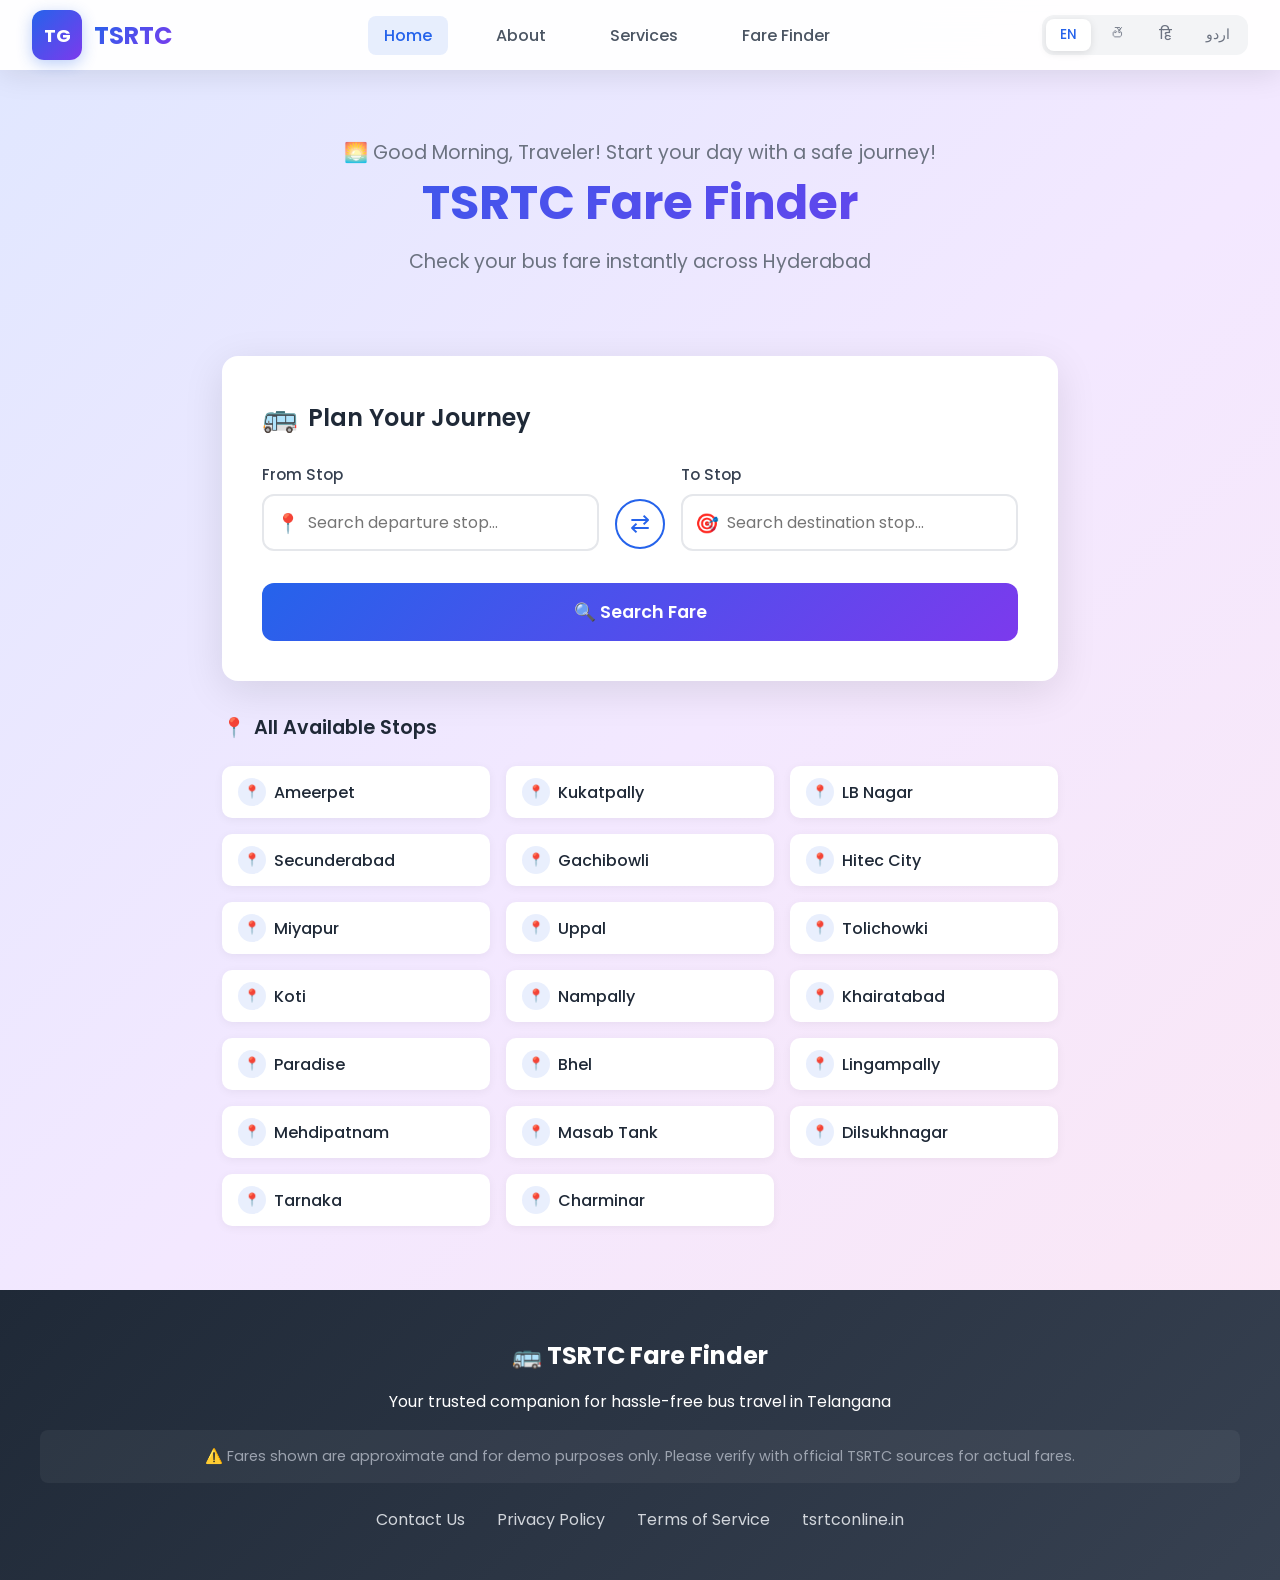
<file: TGsrtc_fare.html>
<!---->
<!DOCTYPE html>
<html lang="en">
<head>
    <meta charset="UTF-8">
    <meta name="viewport" content="width=device-width, initial-scale=1.0">
    <title>TSRTC Fare Finder - Check Your Bus Fare Instantly</title>
    <link href="https://fonts.googleapis.com/css2?family=Poppins:wght@300;400;500;600;700&display=swap" rel="stylesheet">
    <style>
        :root {
            --primary: #2563eb;
            --primary-dark: #1d4ed8;
            --secondary: #7c3aed;
            --success: #10b981;
            --warning: #f59e0b;
            --danger: #ef4444;
            --bg-gradient: linear-gradient(135deg, #667eea 0%, #764ba2 100%);
            --card-shadow: 0 10px 40px rgba(0,0,0,0.1);
            --card-hover-shadow: 0 20px 60px rgba(0,0,0,0.15);
            --border-radius: 16px;
            --transition: all 0.3s cubic-bezier(0.4, 0, 0.2, 1);
        }

        * {
            margin: 0;
            padding: 0;
            box-sizing: border-box;
        }

        body {
            font-family: 'Poppins', sans-serif;
            background: linear-gradient(135deg, #e0e7ff 0%, #f3e8ff 50%, #fce7f3 100%);
            min-height: 100vh;
            color: #1f2937;
            overflow-x: hidden;
        }

        /* Navigation */
        .navbar {
            background: rgba(255, 255, 255, 0.95);
            backdrop-filter: blur(20px);
            box-shadow: 0 4px 30px rgba(0,0,0,0.1);
            position: fixed;
            top: 0;
            left: 0;
            right: 0;
            z-index: 1000;
            padding: 0 2rem;
        }

        .nav-container {
            max-width: 1400px;
            margin: 0 auto;
            display: flex;
            justify-content: space-between;
            align-items: center;
            height: 70px;
        }

        .logo-section {
            display: flex;
            align-items: center;
            gap: 12px;
        }

        .logo {
            width: 50px;
            height: 50px;
            background: linear-gradient(135deg, var(--primary), var(--secondary));
            border-radius: 12px;
            display: flex;
            align-items: center;
            justify-content: center;
            font-weight: 700;
            color: white;
            font-size: 18px;
            box-shadow: 0 4px 15px rgba(37, 99, 235, 0.3);
        }

        .brand-name {
            font-size: 1.5rem;
            font-weight: 700;
            background: linear-gradient(135deg, var(--primary), var(--secondary));
            -webkit-background-clip: text;
            -webkit-text-fill-color: transparent;
            background-clip: text;
        }

        .nav-links {
            display: flex;
            gap: 2rem;
            list-style: none;
        }

        .nav-links a {
            text-decoration: none;
            color: #4b5563;
            font-weight: 500;
            padding: 8px 16px;
            border-radius: 8px;
            transition: var(--transition);
            position: relative;
        }

        .nav-links a:hover,
        .nav-links a.active {
            color: var(--primary);
            background: rgba(37, 99, 235, 0.1);
        }

        .language-toggle {
            display: flex;
            gap: 6px;
            background: #f3f4f6;
            padding: 4px;
            border-radius: 12px;
        }

        .lang-btn {
            padding: 6px 14px;
            border: none;
            background: transparent;
            border-radius: 8px;
            cursor: pointer;
            font-family: 'Poppins', sans-serif;
            font-weight: 500;
            font-size: 0.85rem;
            color: #6b7280;
            transition: var(--transition);
        }

        .lang-btn.active {
            background: white;
            color: var(--primary);
            box-shadow: 0 2px 8px rgba(0,0,0,0.1);
        }

        .mobile-menu-btn {
            display: none;
            background: none;
            border: none;
            font-size: 1.5rem;
            cursor: pointer;
            color: #374151;
        }

        /* Page Container */
        .page {
            display: none;
            padding-top: 90px;
            min-height: 100vh;
            animation: fadeIn 0.5s ease;
        }

        .page.active {
            display: block;
        }

        @keyframes fadeIn {
            from { opacity: 0; transform: translateY(20px); }
            to { opacity: 1; transform: translateY(0); }
        }

        /* Hero Section */
        .hero {
            text-align: center;
            padding: 3rem 2rem;
            position: relative;
        }

        .greeting {
            font-size: 1.1rem;
            color: var(--secondary);
            margin-bottom: 0.5rem;
            animation: slideDown 0.6s ease;
        }

        @keyframes slideDown {
            from { opacity: 0; transform: translateY(-20px); }
            to { opacity: 1; transform: translateY(0); }
        }

        .hero h1 {
            font-size: 3rem;
            font-weight: 700;
            margin-bottom: 0.5rem;
            background: linear-gradient(135deg, var(--primary), var(--secondary));
            -webkit-background-clip: text;
            -webkit-text-fill-color: transparent;
            background-clip: text;
        }

        .hero p {
            font-size: 1.2rem;
            color: #6b7280;
            max-width: 600px;
            margin: 0 auto;
        }

        /* Search Card */
        .search-container {
            max-width: 900px;
            margin: 2rem auto;
            padding: 0 2rem;
        }

        .search-card {
            background: white;
            border-radius: var(--border-radius);
            box-shadow: var(--card-shadow);
            padding: 2.5rem;
            position: relative;
        }

        .search-title {
            font-size: 1.5rem;
            font-weight: 600;
            margin-bottom: 1.5rem;
            color: #1f2937;
            display: flex;
            align-items: center;
            gap: 10px;
        }

        .search-title::before {
            content: "🚌";
            font-size: 1.8rem;
        }

        .search-form {
            display: grid;
            grid-template-columns: 1fr auto 1fr;
            gap: 1rem;
            align-items: end;
        }

        .form-group {
            position: relative;
        }

        .form-group label {
            display: block;
            font-weight: 500;
            margin-bottom: 0.5rem;
            color: #374151;
            font-size: 0.95rem;
        }

        .search-input-wrapper {
            position: relative;
        }

        .search-input-wrapper input {
            width: 100%;
            padding: 14px 16px 14px 44px;
            border: 2px solid #e5e7eb;
            border-radius: 12px;
            font-family: 'Poppins', sans-serif;
            font-size: 1rem;
            transition: var(--transition);
            outline: none;
        }

        .search-input-wrapper input:focus {
            border-color: var(--primary);
            box-shadow: 0 0 0 4px rgba(37, 99, 235, 0.1);
        }

        .search-input-wrapper .icon {
            position: absolute;
            left: 14px;
            top: 50%;
            transform: translateY(-50%);
            color: #9ca3af;
            font-size: 1.2rem;
        }

        .live-search-results {
            position: absolute;
            top: 100%;
            left: 0;
            right: 0;
            background: white;
            border-radius: 12px;
            box-shadow: 0 10px 40px rgba(0,0,0,0.15);
            max-height: 250px;
            overflow-y: auto;
            z-index: 100;
            display: none;
            margin-top: 4px;
        }

        .live-search-results.show {
            display: block;
            animation: fadeIn 0.2s ease;
        }

        .search-result-item {
            padding: 12px 16px;
            cursor: pointer;
            transition: var(--transition);
            border-bottom: 1px solid #f3f4f6;
            display: flex;
            align-items: center;
            gap: 10px;
        }

        .search-result-item:hover {
            background: rgba(37, 99, 235, 0.05);
        }

        .search-result-item:last-child {
            border-bottom: none;
        }

        .result-stop-icon {
            width: 32px;
            height: 32px;
            background: linear-gradient(135deg, var(--primary), var(--secondary));
            border-radius: 50%;
            display: flex;
            align-items: center;
            justify-content: center;
            color: white;
            font-size: 0.8rem;
        }

        .swap-btn {
            width: 50px;
            height: 50px;
            border-radius: 50%;
            border: 2px solid var(--primary);
            background: white;
            color: var(--primary);
            font-size: 1.5rem;
            cursor: pointer;
            transition: var(--transition);
            display: flex;
            align-items: center;
            justify-content: center;
            margin-bottom: 2px;
        }

        .swap-btn:hover {
            background: var(--primary);
            color: white;
            transform: rotate(180deg);
        }

        .search-btn {
            grid-column: 1 / -1;
            padding: 16px;
            background: linear-gradient(135deg, var(--primary), var(--secondary));
            color: white;
            border: none;
            border-radius: 12px;
            font-family: 'Poppins', sans-serif;
            font-size: 1.1rem;
            font-weight: 600;
            cursor: pointer;
            transition: var(--transition);
            margin-top: 1rem;
        }

        .search-btn:hover {
            transform: translateY(-2px);
            box-shadow: 0 10px 30px rgba(37, 99, 235, 0.3);
        }

        .search-btn:active {
            transform: translateY(0);
        }

        /* Results Section */
        .results-section {
            max-width: 900px;
            margin: 2rem auto;
            padding: 0 2rem;
            display: none;
        }

        .results-section.show {
            display: block;
            animation: fadeInUp 0.5s ease;
        }

        @keyframes fadeInUp {
            from { opacity: 0; transform: translateY(30px); }
            to { opacity: 1; transform: translateY(0); }
        }

        .route-info-card {
            background: white;
            border-radius: var(--border-radius);
            box-shadow: var(--card-shadow);
            padding: 2rem;
            margin-bottom: 2rem;
        }

        .route-header {
            display: flex;
            align-items: center;
            justify-content: center;
            gap: 1rem;
            margin-bottom: 1.5rem;
            flex-wrap: wrap;
        }

        .route-point {
            text-align: center;
        }

        .route-point-label {
            font-size: 0.85rem;
            color: #6b7280;
            margin-bottom: 4px;
        }

        .route-point-name {
            font-size: 1.3rem;
            font-weight: 600;
            color: var(--primary);
        }

        .route-arrow {
            font-size: 2rem;
            color: var(--secondary);
            animation: bounce 1s infinite;
        }

        @keyframes bounce {
            0%, 100% { transform: translateX(0); }
            50% { transform: translateX(5px); }
        }

        .route-stats {
            display: grid;
            grid-template-columns: repeat(auto-fit, minmax(150px, 1fr));
            gap: 1rem;
            margin-top: 1.5rem;
        }

        .stat-item {
            text-align: center;
            padding: 1rem;
            background: linear-gradient(135deg, #f0f9ff, #e0f2fe);
            border-radius: 12px;
        }

        .stat-value {
            font-size: 1.5rem;
            font-weight: 700;
            color: var(--primary);
        }

        .stat-label {
            font-size: 0.85rem;
            color: #6b7280;
            margin-top: 4px;
        }

        /* Route Map / Intermediate Stops */
        .intermediate-stops {
            background: white;
            border-radius: var(--border-radius);
            box-shadow: var(--card-shadow);
            padding: 2rem;
            margin-bottom: 2rem;
        }

        .section-title {
            font-size: 1.2rem;
            font-weight: 600;
            margin-bottom: 1.5rem;
            color: #1f2937;
            display: flex;
            align-items: center;
            gap: 8px;
        }

        .stops-timeline {
            position: relative;
            padding-left: 30px;
        }

        .stops-timeline::before {
            content: '';
            position: absolute;
            left: 12px;
            top: 0;
            bottom: 0;
            width: 3px;
            background: linear-gradient(to bottom, var(--primary), var(--secondary));
            border-radius: 3px;
        }

        .stop-item {
            position: relative;
            padding: 12px 0 12px 24px;
            display: flex;
            align-items: center;
            gap: 12px;
        }

        .stop-dot {
            position: absolute;
            left: -24px;
            width: 28px;
            height: 28px;
            background: white;
            border: 3px solid var(--primary);
            border-radius: 50%;
            z-index: 1;
        }

        .stop-item.start .stop-dot,
        .stop-item.end .stop-dot {
            background: var(--primary);
            border-color: var(--primary);
            width: 32px;
            height: 32px;
            left: -26px;
        }

        .stop-name {
            font-weight: 500;
            color: #374151;
        }

        .stop-bus-numbers {
            display: flex;
            gap: 6px;
            flex-wrap: wrap;
            margin-top: 4px;
        }

        .bus-number-badge {
            padding: 4px 10px;
            background: linear-gradient(135deg, #fef3c7, #fde68a);
            color: #92400e;
            border-radius: 20px;
            font-size: 0.75rem;
            font-weight: 600;
        }

        /* Fare Cards */
        .fare-cards-section {
            margin-bottom: 2rem;
        }

        .fare-cards-grid {
            display: grid;
            grid-template-columns: repeat(auto-fit, minmax(280px, 1fr));
            gap: 1.5rem;
        }

        .fare-card {
            background: white;
            border-radius: var(--border-radius);
            box-shadow: var(--card-shadow);
            overflow: hidden;
            transition: var(--transition);
            cursor: pointer;
            position: relative;
        }

        .fare-card:hover {
            transform: translateY(-8px);
            box-shadow: var(--card-hover-shadow);
        }

        .fare-card-header {
            padding: 1.5rem;
            position: relative;
            overflow: hidden;
        }

        .fare-card.ordinary .fare-card-header {
            background: linear-gradient(135deg, #fef3c7 0%, #fde68a 100%);
        }

        .fare-card.express .fare-card-header {
            background: linear-gradient(135deg, #dbeafe 0%, #bfdbfe 100%);
        }

        .fare-card.deluxe .fare-card-header {
            background: linear-gradient(135deg, #dcfce7 0%, #bbf7d0 100%);
        }

        .bus-icon-bg {
            position: absolute;
            right: -20px;
            bottom: -30px;
            font-size: 8rem;
            opacity: 0.15;
        }

        .bus-type {
            font-size: 1.3rem;
            font-weight: 700;
            color: #1f2937;
            position: relative;
            z-index: 1;
        }

        .bus-type-icon {
            font-size: 2rem;
            margin-right: 8px;
        }

        .fare-card-body {
            padding: 1.5rem;
        }

        .fare-amount {
            font-size: 2.5rem;
            font-weight: 700;
            color: var(--primary);
            margin-bottom: 0.5rem;
        }

        .fare-description {
            color: #6b7280;
            font-size: 0.95rem;
            line-height: 1.5;
        }

        .fare-features {
            margin-top: 1rem;
            padding-top: 1rem;
            border-top: 1px solid #e5e7eb;
        }

        .feature-item {
            display: flex;
            align-items: center;
            gap: 8px;
            font-size: 0.9rem;
            color: #4b5563;
            margin-bottom: 6px;
        }

        .feature-item::before {
            content: "✓";
            color: var(--success);
            font-weight: 700;
        }

        /* Overcharge Checker */
        .overcharge-checker {
            background: white;
            border-radius: var(--border-radius);
            box-shadow: var(--card-shadow);
            padding: 2rem;
            margin-bottom: 2rem;
        }

        .checker-form {
            display: flex;
            gap: 1rem;
            flex-wrap: wrap;
            align-items: end;
        }

        .checker-input {
            flex: 1;
            min-width: 200px;
            padding: 14px 18px;
            border: 2px solid #e5e7eb;
            border-radius: 12px;
            font-family: 'Poppins', sans-serif;
            font-size: 1rem;
            transition: var(--transition);
            outline: none;
        }

        .checker-input:focus {
            border-color: var(--warning);
            box-shadow: 0 0 0 4px rgba(245, 158, 11, 0.1);
        }

        .check-btn {
            padding: 14px 28px;
            background: linear-gradient(135deg, var(--warning), #d97706);
            color: white;
            border: none;
            border-radius: 12px;
            font-family: 'Poppins', sans-serif;
            font-size: 1rem;
            font-weight: 600;
            cursor: pointer;
            transition: var(--transition);
        }

        .check-btn:hover {
            transform: translateY(-2px);
            box-shadow: 0 10px 25px rgba(245, 158, 11, 0.3);
        }

        .checker-result {
            margin-top: 1.5rem;
            padding: 1.5rem;
            border-radius: 12px;
            display: none;
        }

        .checker-result.show {
            display: block;
            animation: fadeIn 0.3s ease;
        }

        .checker-result.correct {
            background: linear-gradient(135deg, #d1fae5, #a7f3d0);
            border: 2px solid var(--success);
        }

        .checker-result.overcharge {
            background: linear-gradient(135deg, #fee2e2, #fecaca);
            border: 2px solid var(--danger);
        }

        .result-message {
            font-weight: 600;
            font-size: 1.1rem;
            display: flex;
            align-items: center;
            gap: 10px;
        }

        .result-message.correct {
            color: #065f46;
        }

        .result-message.overcharge {
            color: #991b1b;
        }

        /* All Stops Section */
        .all-stops-section {
            max-width: 900px;
            margin: 2rem auto;
            padding: 0 2rem;
        }

        .stops-grid {
            display: grid;
            grid-template-columns: repeat(auto-fill, minmax(200px, 1fr));
            gap: 1rem;
        }

        .stop-chip {
            padding: 12px 16px;
            background: white;
            border-radius: 10px;
            box-shadow: 0 2px 10px rgba(0,0,0,0.05);
            cursor: pointer;
            transition: var(--transition);
            display: flex;
            align-items: center;
            gap: 8px;
            font-weight: 500;
        }

        .stop-chip:hover {
            transform: translateY(-3px);
            box-shadow: 0 8px 25px rgba(0,0,0,0.1);
            background: linear-gradient(135deg, var(--primary), var(--secondary));
            color: white;
        }

        .stop-chip-icon {
            width: 28px;
            height: 28px;
            background: rgba(37, 99, 235, 0.1);
            border-radius: 50%;
            display: flex;
            align-items: center;
            justify-content: center;
            font-size: 0.8rem;
        }

        .stop-chip:hover .stop-chip-icon {
            background: rgba(255,255,255,0.2);
        }

        /* Pages Styling */
        .page-content {
            max-width: 1200px;
            margin: 0 auto;
            padding: 2rem;
        }

        .about-hero {
            text-align: center;
            padding: 4rem 2rem;
            background: white;
            border-radius: var(--border-radius);
            box-shadow: var(--card-shadow);
            margin-bottom: 2rem;
        }

        .about-hero h1 {
            font-size: 2.5rem;
            color: var(--primary);
            margin-bottom: 1rem;
        }

        .about-content {
            display: grid;
            grid-template-columns: repeat(auto-fit, minmax(300px, 1fr));
            gap: 2rem;
        }

        .info-card {
            background: white;
            border-radius: var(--border-radius);
            box-shadow: var(--card-shadow);
            padding: 2rem;
            transition: var(--transition);
        }

        .info-card:hover {
            transform: translateY(-5px);
        }

        .info-card h3 {
            color: var(--primary);
            margin-bottom: 1rem;
            font-size: 1.3rem;
        }

        .info-card p {
            color: #6b7280;
            line-height: 1.7;
        }

        .services-grid {
            display: grid;
            grid-template-columns: repeat(auto-fit, minmax(280px, 1fr));
            gap: 1.5rem;
        }

        .service-card {
            background: white;
            border-radius: var(--border-radius);
            box-shadow: var(--card-shadow);
            padding: 2rem;
            text-align: center;
            transition: var(--transition);
        }

        .service-card:hover {
            transform: translateY(-8px);
            box-shadow: var(--card-hover-shadow);
        }

        .service-icon {
            width: 80px;
            height: 80px;
            background: linear-gradient(135deg, var(--primary), var(--secondary));
            border-radius: 50%;
            display: flex;
            align-items: center;
            justify-content: center;
            font-size: 2.5rem;
            margin: 0 auto 1.5rem;
        }

        .service-card h3 {
            color: #1f2937;
            margin-bottom: 0.75rem;
        }

        .service-card p {
            color: #6b7280;
            line-height: 1.6;
        }

        /* Footer */
        .footer {
            background: linear-gradient(135deg, #1f2937, #374151);
            color: white;
            padding: 3rem 2rem;
            margin-top: 4rem;
        }

        .footer-content {
            max-width: 1200px;
            margin: 0 auto;
            text-align: center;
        }

        .footer-logo {
            font-size: 1.5rem;
            font-weight: 700;
            margin-bottom: 1rem;
        }

        .footer-note {
            color: #9ca3af;
            font-size: 0.9rem;
            margin-top: 1rem;
            padding: 1rem;
            background: rgba(255,255,255,0.05);
            border-radius: 8px;
        }

        .footer-links {
            display: flex;
            justify-content: center;
            gap: 2rem;
            margin-top: 1.5rem;
            flex-wrap: wrap;
        }

        .footer-links a {
            color: #d1d5db;
            text-decoration: none;
            transition: var(--transition);
        }

        .footer-links a:hover {
            color: white;
        }

        /* Toast Notification */
        .toast {
            position: fixed;
            bottom: 30px;
            right: 30px;
            padding: 16px 24px;
            background: #1f2937;
            color: white;
            border-radius: 12px;
            box-shadow: 0 10px 40px rgba(0,0,0,0.2);
            transform: translateX(400px);
            transition: var(--transition);
            z-index: 2000;
        }

        .toast.show {
            transform: translateX(0);
        }

        .toast.error {
            background: var(--danger);
        }

        /* Responsive Design */
        @media (max-width: 768px) {
            .nav-links {
                display: none;
                position: absolute;
                top: 70px;
                left: 0;
                right: 0;
                background: white;
                flex-direction: column;
                padding: 1rem;
                box-shadow: 0 10px 30px rgba(0,0,0,0.1);
            }

            .nav-links.show {
                display: flex;
            }

            .mobile-menu-btn {
                display: block;
            }

            .language-toggle {
                order: -1;
            }

            .hero h1 {
                font-size: 2rem;
            }

            .search-form {
                grid-template-columns: 1fr;
            }

            .swap-btn {
                margin: 0 auto;
            }

            .search-card {
                padding: 1.5rem;
            }

            .route-header {
                flex-direction: column;
                gap: 0.5rem;
            }

            .route-arrow {
                transform: rotate(90deg);
            }

            .fare-amount {
                font-size: 2rem;
            }

            .checker-form {
                flex-direction: column;
            }

            .checker-input,
            .check-btn {
                width: 100%;
            }
        }

        /* Bus Selection Modal */
        .modal-overlay {
            position: fixed;
            top: 0;
            left: 0;
            right: 0;
            bottom: 0;
            background: rgba(0,0,0,0.5);
            backdrop-filter: blur(5px);
            display: none;
            align-items: center;
            justify-content: center;
            z-index: 1500;
            padding: 1rem;
        }

        .modal-overlay.show {
            display: flex;
        }

        .modal {
            background: white;
            border-radius: var(--border-radius);
            box-shadow: 0 25px 80px rgba(0,0,0,0.2);
            max-width: 500px;
            width: 100%;
            max-height: 90vh;
            overflow-y: auto;
            animation: modalIn 0.3s ease;
        }

        @keyframes modalIn {
            from { opacity: 0; transform: scale(0.9); }
            to { opacity: 1; transform: scale(1); }
        }

        .modal-header {
            padding: 1.5rem;
            border-bottom: 1px solid #e5e7eb;
            display: flex;
            justify-content: space-between;
            align-items: center;
        }

        .modal-header h3 {
            font-size: 1.3rem;
            color: #1f2937;
        }

        .modal-close {
            width: 36px;
            height: 36px;
            border: none;
            background: #f3f4f6;
            border-radius: 50%;
            cursor: pointer;
            font-size: 1.2rem;
            transition: var(--transition);
        }

        .modal-close:hover {
            background: #e5e7eb;
        }

        .modal-body {
            padding: 1.5rem;
        }

        .bus-option {
            padding: 1rem;
            border: 2px solid #e5e7eb;
            border-radius: 12px;
            margin-bottom: 1rem;
            cursor: pointer;
            transition: var(--transition);
            display: flex;
            align-items: center;
            gap: 1rem;
        }

        .bus-option:hover {
            border-color: var(--primary);
            background: rgba(37, 99, 235, 0.02);
        }

        .bus-option.selected {
            border-color: var(--primary);
            background: rgba(37, 99, 235, 0.05);
        }

        .bus-option-radio {
            width: 22px;
            height: 22px;
            border: 2px solid #d1d5db;
            border-radius: 50%;
            position: relative;
        }

        .bus-option.selected .bus-option-radio {
            border-color: var(--primary);
        }

        .bus-option.selected .bus-option-radio::after {
            content: '';
            position: absolute;
            top: 50%;
            left: 50%;
            transform: translate(-50%, -50%);
            width: 12px;
            height: 12px;
            background: var(--primary);
            border-radius: 50%;
        }

        .bus-option-info h4 {
            color: #1f2937;
            margin-bottom: 4px;
        }

        .bus-option-info p {
            color: #6b7280;
            font-size: 0.9rem;
        }
    </style>
</head>
<body>
    <!-- Navigation -->
    <nav class="navbar">
        <div class="nav-container">
            <div class="logo-section">
                <div class="logo">TG</div>
                <span class="brand-name" data-lang="brand">TSRTC</span>
            </div>
            <ul class="nav-links" id="navLinks">
                <li><a href="#" class="active" data-page="home" data-lang="nav_home">Home</a></li>
                <li><a href="#" data-page="about" data-lang="nav_about">About</a></li>
                <li><a href="#" data-page="services" data-lang="nav_services">Services</a></li>
                <li><a href="#" data-page="fare" data-lang="nav_fare">Fare Finder</a></li>
            </ul>
            <div style="display: flex; align-items: center; gap: 1rem;">
                <div class="language-toggle">
                    <button class="lang-btn active" data-lang-code="en">EN</button>
                    <button class="lang-btn" data-lang-code="te">తె</button>
                    <button class="lang-btn" data-lang-code="hi">हि</button>
                    <button class="lang-btn" data-lang-code="ur">اردو</button>
                </div>
                <button class="mobile-menu-btn" id="mobileMenuBtn">☰</button>
            </div>
        </div>
    </nav>

    <!-- Home Page -->
    <div class="page active" id="homePage">
        <section class="hero">
            <p class="greeting" id="greeting">👋 Welcome, Traveler! Safe journeys ahead!</p>
            <h1 data-lang="hero_title">TSRTC Fare Finder</h1>
            <p data-lang="hero_subtitle">Check your bus fare instantly across Hyderabad</p>
        </section>

        <!-- Search Card -->
        <div class="search-container">
            <div class="search-card">
                <h2 class="search-title" data-lang="search_title">Plan Your Journey</h2>
                <div class="search-form">
                    <div class="form-group">
                        <label data-lang="from_label">From Stop</label>
                        <div class="search-input-wrapper">
                            <span class="icon">📍</span>
                            <input type="text" id="fromInput" placeholder="Search departure stop..." data-placeholder="from_placeholder">
                            <div class="live-search-results" id="fromResults"></div>
                        </div>
                    </div>
                    <button class="swap-btn" id="swapBtn" title="Swap locations">⇄</button>
                    <div class="form-group">
                        <label data-lang="to_label">To Stop</label>
                        <div class="search-input-wrapper">
                            <span class="icon">🎯</span>
                            <input type="text" id="toInput" placeholder="Search destination stop..." data-placeholder="to_placeholder">
                            <div class="live-search-results" id="toResults"></div>
                        </div>
                    </div>
                    <button class="search-btn" id="searchBtn" data-lang="search_btn">🔍 Search Fare</button>
                </div>
            </div>
        </div>

        <!-- Results Section -->
        <div class="results-section" id="resultsSection">
            <!-- Route Info -->
            <div class="route-info-card">
                <div class="route-header">
                    <div class="route-point">
                        <div class="route-point-label" data-lang="from">From</div>
                        <div class="route-point-name" id="resultFrom">-</div>
                    </div>
                    <div class="route-arrow">→</div>
                    <div class="route-point">
                        <div class="route-point-label" data-lang="to">To</div>
                        <div class="route-point-name" id="resultTo">-</div>
                    </div>
                </div>
                <div class="route-stats">
                    <div class="stat-item">
                        <div class="stat-value" id="distanceValue">-</div>
                        <div class="stat-label" data-lang="distance">Distance</div>
                    </div>
                    <div class="stat-item">
                        <div class="stat-value" id="timeValue">-</div>
                        <div class="stat-label" data-lang="travel_time">Est. Travel Time</div>
                    </div>
                    <div class="stat-item">
                        <div class="stat-value" id="busesValue">-</div>
                        <div class="stat-label" data-lang="buses_available">Buses Available</div>
                    </div>
                </div>
            </div>

            <!-- Intermediate Stops -->
            <div class="intermediate-stops">
                <h3 class="section-title">🗺️ <span data-lang="route_stops">Route & Intermediate Stops</span></h3>
                <div class="stops-timeline" id="stopsTimeline"></div>
            </div>

            <!-- Fare Cards -->
            <div class="fare-cards-section">
                <h3 class="section-title">💰 <span data-lang="fare_options">Fare Options</span></h3>
                <div class="fare-cards-grid" id="fareCardsGrid"></div>
            </div>

            <!-- Overcharge Checker -->
            <div class="overcharge-checker">
                <h3 class="section-title">🔍 <span data-lang="overcharge_check">Am I Being Overcharged?</span></h3>
                <div class="checker-form">
                    <input type="number" class="checker-input" id="paidAmount" placeholder="Enter amount you paid (₹)" data-placeholder="paid_amount_placeholder">
                    <button class="check-btn" id="checkOvercharge" data-lang="check_btn">Check Fare</button>
                </div>
                <div class="checker-result" id="checkerResult"></div>
            </div>
        </div>

        <!-- All Stops Section -->
        <div class="all-stops-section">
            <h3 class="section-title">📍 <span data-lang="all_stops">All Available Stops</span></h3>
            <div class="stops-grid" id="allStopsGrid"></div>
        </div>
    </div>

    <!-- About Page -->
    <div class="page" id="aboutPage">
        <div class="page-content">
            <div class="about-hero">
                <h1 data-lang="about_title">About Telangana State Road Transport Corporation</h1>
                <p data-lang="about_subtitle">Serving the people of Telangana since 2015</p>
            </div>
            <div class="about-content">
                <div class="info-card">
                    <h3>🏢 <span data-lang="about_who">Who We Are</span></h3>
                    <p data-lang="about_who_text">Telangana State Road Transport Corporation (TSRTC) is the state-owned road transport corporation of Telangana. It operates buses connecting villages, towns, and cities across the state, providing affordable and reliable public transportation.</p>
                </div>
                <div class="info-card">
                    <h3>🎯 <span data-lang="about_mission">Our Mission</span></h3>
                    <p data-lang="about_mission_text">To provide safe, reliable, comfortable, and affordable public transport services to the people of Telangana while ensuring operational efficiency and environmental sustainability.</p>
                </div>
                <div class="info-card">
                    <h3>📊 <span data-lang="about_stats">Our Statistics</span></h3>
                    <p><strong>10,000+</strong> Buses | <strong>3,000+</strong> Routes | <strong>50 Lakh+</strong> Daily Passengers | <strong>98%</strong> On-time Performance</p>
                </div>
                <div class="info-card">
                    <h3>🌟 <span data-lang="about_achievements">Achievements</span></h3>
                    <p data-lang="about_achievements_text">Awarded Best Transport Corporation, ISO Certified Operations, Pioneered Women Safety Initiatives, Introduced GPS Tracking in all buses.</p>
                </div>
            </div>
        </div>
    </div>

    <!-- Services Page -->
    <div class="page" id="servicesPage">
        <div class="page-content">
            <div class="about-hero">
                <h1 data-lang="services_title">Our Services</h1>
                <p data-lang="services_subtitle">Comprehensive transport solutions for every need</p>
            </div>
            <div class="services-grid">
                <div class="service-card">
                    <div class="service-icon">🚌</div>
                    <h3 data-lang="service_city">City Bus Services</h3>
                    <p data-lang="service_city_text">Extensive city bus network covering all major areas of Hyderabad, Secunderabad, and surrounding municipalities with frequent services.</p>
                </div>
                <div class="service-card">
                    <div class="service-icon">🚍</div>
                    <h3 data-lang="service_intercity">Inter-City Services</h3>
                    <p data-lang="service_intercity_text">Connect major cities across Telangana and neighboring states with comfortable Express and Deluxe buses.</p>
                </div>
                <div class="service-card">
                    <div class="service-icon">🎫</div>
                    <h3 data-lang="service_pass">Pass Services</h3>
                    <p data-lang="service_pass_text">Monthly and daily passes for regular commuters at discounted rates. Student, senior citizen, and employee passes available.</p>
                </div>
                <div class="service-card">
                    <div class="service-icon">📱</div>
                    <h3 data-lang="service_app">Mobile App Booking</h3>
                    <p data-lang="service_app_text">Book tickets online through TSRTC mobile app. Track buses in real-time, check schedules, and manage your journey digitally.</p>
                </div>
                <div class="service-card">
                    <div class="service-icon">♿</div>
                    <h3 data-lang="service_accessibility">Accessibility Services</h3>
                    <p data-lang="service_accessibility_text">Special facilities for differently-abled passengers including low-floor buses and reserved seating.</p>
                </div>
                <div class="service-card">
                    <div class="service-icon">🌙</div>
                    <h3 data-lang="service_night">Night Services</h3>
                    <p data-lang="service_night_text">Safe overnight connectivity between major destinations with well-lit stops and security measures.</p>
                </div>
            </div>
        </div>
    </div>

    <!-- Fare Page -->
    <div class="page" id="farePage">
        <div class="page-content">
            <div class="about-hero">
                <h1 data-lang="fare_page_title">Fare Information</h1>
                <p data-lang="fare_page_subtitle">Transparent pricing for all our services</p>
            </div>
            <div class="about-content">
                <div class="info-card">
                    <h3>🚌 <span data-lang="fare_ordinary">Ordinary Buses</span></h3>
                    <p data-lang="fare_ordinary_text">Starting from ₹5 for first 2 km + ₹2 per additional km. Most economical option for daily commuters. Non-AC basic service.</p>
                </div>
                <div class="info-card">
                    <h3>⚡ <span data-lang="fare_express">Express Buses</span></h3>
                    <p data-lang="fare_express_text">Starting from ₹10 for first 5 km + ₹3 per additional km. Faster service with limited stops. Semi-luxury seating.</p>
                </div>
                <div class="info-card">
                    <h3>✨ <span data-lang="fare_deluxe">Deluxe/Palair Level Buses</span></h3>
                    <p data-lang="fare_deluxe_text">Starting from ₹15 for first 5 km + ₹5 per additional km. Push-back seats, AC available, premium comfort experience.</p>
                </div>
                <div class="info-card">
                    <h3>💳 <span data-lang="fare_passes">Pass Options</span></h3>
                    <p><strong>General Monthly:</strong> ₹2,200 | <strong>Student:</strong> ₹1,100 | <strong>Senior Citizen:</strong> ₹1,650 | <strong>Women Special:</strong> Free (up to certain routes)</p>
                </div>
            </div>
        </div>
    </div>

    <!-- Bus Selection Modal -->
    <div class="modal-overlay" id="busModal">
        <div class="modal">
            <div class="modal-header">
                <h3 data-lang="select_bus_type">Select Bus Type</h3>
                <button class="modal-close" id="closeModal">×</button>
            </div>
            <div class="modal-body">
                <div class="bus-option selected" data-bus="ordinary">
                    <div class="bus-option-radio"></div>
                    <div class="bus-option-info">
                        <h4>🚌 Ordinary</h4>
                        <p>Affordable • Non-AC • All Stops</p>
                    </div>
                </div>
                <div class="bus-option" data-bus="express">
                    <div class="bus-option-radio"></div>
                    <div class="bus-option-info">
                        <h4>⚡ Express</h4>
                        <p>Faster • Limited Stops • Comfortable</p>
                    </div>
                </div>
                <div class="bus-option" data-bus="deluxe">
                    <div class="bus-option-radio"></div>
                    <div class="bus-option-info">
                        <h4>✨ Deluxe</h4>
                        <p>Premium • AC Option • Luxury Seating</p>
                    </div>
                </div>
            </div>
        </div>
    </div>

    <!-- Toast Notification -->
    <div class="toast" id="toast"></div>

    <!-- Footer -->
    <footer class="footer">
        <div class="footer-content">
            <div class="footer-logo">🚌 TSRTC Fare Finder</div>
            <p data-lang="footer_text">Your trusted companion for hassle-free bus travel in Telangana</p>
            <div class="footer-note">
                ⚠️ <span data-lang="disclaimer">Fares shown are approximate and for demo purposes only. Please verify with official TSRTC sources for actual fares.</span>
            </div>
            <div class="footer-links">
                <a href="#" data-lang="contact">Contact Us</a>
                <a href="#" data-lang="privacy">Privacy Policy</a>
                <a href="#" data-lang="terms">Terms of Service</a>
                <a href="#">tsrtconline.in</a>
            </div>
        </div>
    </footer>

    <script>
        // ==================== DATA ====================
        const busStops = [
            { id: 1, name: "Ameerpet", nameTe: "అమీర్‌పేట్", nameHi: "अमीरपेट", nameUr: "امیرپٹ", area: "Central Hyderabad" },
            { id: 2, name: "Kukatpally", nameTe: "కుకట్‌పల్లి", nameHi: "कुकटपल्ली", nameUr: "ککٹپلی", area: "West Hyderabad" },
            { id: 3, name: "LB Nagar", nameTe: "ఎల్‌బీ నగర్", nameHi: "एलबी नगर", nameUr: "ایل بی نگر", area: "South-East Hyderabad" },
            { id: 4, name: "Secunderabad", nameTe: "సికింద్రాబాద్", nameHi: "सिकंदराबाद", nameUr: "سکندرآباد", area: "North Hyderabad" },
            { id: 5, name: "Gachibowli", nameTe: "గచిబౌలి", nameHi: "गचिबोली", nameUr: "گچیبولی", area: "IT Corridor/Hitech City" },
            { id: 6, name: "Hitec City", nameTe: "హైటెక్ సిటీ", nameHi: "हाईटेक सिटी", nameUr: "ہائی ٹیک سٹی", area: "IT Hub" },
            { id: 7, name: "Miyapur", nameTe: "మియాపూర్", nameHi: "मियापुर", nameUr: "میاپور", area: "North-West Hyderabad" },
            { id: 8, name: "Uppal", nameTe: "ఉప్పల్", nameHi: "उप्पल", nameUr: "اپال", area: "East Hyderabad" },
            { id: 9, name: "Tolichowki", nameTe: "తోలిచౌకి", nameHi: "तोलीचौकी", nameUr: "تولی چوکی", area: "Old City" },
            { id: 10, name: "Koti", nameTe: "కోఠి", nameHi: "कोठी", nameUr: "کوٹھی", area: "Old City Center" },
            { id: 11, name: "Nampally", nameTe: "నాంపల్లి", nameHi: "नामपल्ली", nameUr: "نمپلی", area: "Near Railway Station" },
            { id: 12, name: "Khairatabad", nameTe: "ఖైరతాబాద్", nameHi: "खैरताबाद", nameUr: "خیرتاباد", area: "Central Business District" },
            { id: 13, name: "Paradise", nameTe: "పారడైస్", nameHi: "पैराडाइज़", nameUr: "پراڈائز", area: "Secunderabad Area" },
            { id: 14, name: "Bhel", nameTe: "భెల్", nameHi: "भेल", nameUr: "بھیل", area: "Industrial Area" },
            { id: 15, name: "Lingampally", nameTe: "లింగంపల్లి", nameHi: "लिंगमपल्ली", nameUr: "لنگمپلی", area: "West Hyderabad/Metro Terminal" },
            { id: 16, name: "Mehdipatnam", nameTe: "మెహదీపట్నం", nameHi: "महदीपटनम", nameUr: "مہدی پٹنم", area: "South Central" },
            { id: 17, name: "Masab Tank", nameTe: "మాసాబ్ ట్యాంక్", nameHi: "मासाब टैंक", nameUr: "ماساب ٹینک", area: "Central Hyderabad" },
            { id: 18, name: "Dilsukhnagar", nameTe: "దిల్‌సుఖ్‌నగర్", nameHi: "दिलसुखनगर", nameUr: "دلسخنگر", area: "East Hyderabad" },
            { id: 19, name: "Tarnaka", nameTe: "తార్నాక", nameHi: "तारनाका", nameUr: "تارناکا", area: "East Hyderabad" },
            { id: 20, name: "Charminar", nameTe: "చార్మినార్", nameHi: "चारमीनार", nameUr: "چار مینار", area: "Historic Old City" }
        ];

        const fareData = {
            ordinary: { baseFare: 15, perKm: 2, description: "Affordable daily commute option", features: ["Economical pricing", "All stops covered", "High frequency"] },
            express: { baseFare: 25, perKm: 3, description: "Faster travel with limited stops", features: ["Limited stops", "Comfortable seating", "Faster journey"] },
            deluxe: { baseFare: 40, perKm: 5, description: "Premium AC travel experience", features: ["Air conditioned", "Push-back seats", "WiFi available"] }
        };

        const routeData = {
            intermediateStops: [
                "JNTU", "KPHB Colony", "Moosapet", "Bal Nagar", "Erragadda", 
                "Amrpet X Roads", "Punjagutta", "Somajiguda", "Begumpet"
            ],
            busNumbers: ["10N", "10H", "10K", "10L", "16S", "222V", "229V"]
        };

        // Translations
        const translations = {
            en: {
                brand: "TSRTC",
                nav_home: "Home",
                nav_about: "About",
                nav_services: "Services",
                nav_fare: "Fare Finder",
                hero_title: "TSRTC Fare Finder",
                hero_subtitle: "Check your bus fare instantly across Hyderabad",
                greeting: "👋 Welcome, Traveler! Safe journeys ahead!",
                search_title: "Plan Your Journey",
                from_label: "From Stop",
                to_label: "To Stop",
                from_placeholder: "Search departure stop...",
                to_placeholder: "Search destination stop...",
                search_btn: "🔍 Search Fare",
                from: "From",
                to: "To",
                distance: "Distance",
                travel_time: "Est. Travel Time",
                buses_available: "Buses Available",
                route_stops: "Route & Intermediate Stops",
                fare_options: "Fare Options",
                overcharge_check: "Am I Being Overcharged?",
                paid_amount_placeholder: "Enter amount you paid (₹)",
                check_btn: "Check Fare",
                all_stops: "All Available Stops",
                about_title: "About Telangana State Road Transport Corporation",
                about_subtitle: "Serving the people of Telangana since 2015",
                about_who: "Who We Are",
                about_who_text: "Telangana State Road Transport Corporation (TSRTC) is the state-owned road transport corporation of Telangana.",
                about_mission: "Our Mission",
                about_mission_text: "To provide safe, reliable, comfortable, and affordable public transport services.",
                about_stats: "Our Statistics",
                about_achievements: "Achievements",
                about_achievements_text: "Awarded Best Transport Corporation, ISO Certified Operations.",
                services_title: "Our Services",
                services_subtitle: "Comprehensive transport solutions for every need",
                service_city: "City Bus Services",
                service_city_text: "Extensive city bus network covering all major areas of Hyderabad.",
                service_intercity: "Inter-City Services",
                service_intercity_text: "Connect major cities across Telangana and neighboring states.",
                service_pass: "Pass Services",
                service_pass_text: "Monthly and daily passes for regular commuters at discounted rates.",
                service_app: "Mobile App Booking",
                service_app_text: "Book tickets online through TSRTC mobile app.",
                service_accessibility: "Accessibility Services",
                service_accessibility_text: "Special facilities for differently-abled passengers.",
                service_night: "Night Services",
                service_night_text: "Safe overnight connectivity between major destinations.",
                fare_page_title: "Fare Information",
                fare_page_subtitle: "Transparent pricing for all our services",
                fare_ordinary: "Ordinary Buses",
                fare_ordinary_text: "Starting from ₹5 for first 2 km. Most economical option.",
                fare_express: "Express Buses",
                fare_express_text: "Starting from ₹10 for first 5 km. Faster service.",
                fare_deluxe: "Deluxe/Palair Level Buses",
                fare_deluxe_text: "Starting from ₹15 for first 5 km. Premium comfort.",
                fare_passes: "Pass Options",
                select_bus_type: "Select Bus Type",
                footer_text: "Your trusted companion for hassle-free bus travel in Telangana",
                disclaimer: "Fares shown are approximate and for demo purposes only.",
                contact: "Contact Us",
                privacy: "Privacy Policy",
                terms: "Terms of Service",
                ordinary: "Ordinary",
                express: "Express",
                deluxe: "Deluxe",
                correct_fare: "✅ You paid the correct fare!",
                overcharged: "⚠️ You may have been overcharged by ",
                select_different: "Please select different source and destination",
                select_both: "Please select both source and destination"
            },
            te: {
                brand: "టీఎస్‌ఆర్‌టీసీ",
                nav_home: "హోమ్",
                nav_about: "గురించి",
                nav_services: "సేవలు",
                nav_fare: "ధర ఫైండర్",
                hero_title: "టీఎస్‌ఆర్‌టీసీ ధర ఫైండర్",
                hero_subtitle: "హైదరాబాద్ అంతటా మీ బస్ ధరను తక్షణమే తనిఖీ చేయండి",
                greeting: "👋 స్వాగతం, ప్రయాణికా! సురక్షిత ప్రయాణాలు!",
                search_title: "మీ ప్రయాణాన్ని ప్లాన్ చేయండి",
                from_label: "నుండి స్టాప్",
                to_label: "వరకు స్టాప్",
                from_placeholder: "బయలుదేరు స్టాప్‌ను శోధించండి...",
                to_placeholder: "గమ్యం స్టాప్‌ను శోధించండి...",
                search_btn: "🔍 ధర శోధించండి",
                from: "నుండి",
                to: "వరకు",
                distance: "దూరం",
                travel_time: "అంచనా ప్రయాణ సమయం",
                buses_available: "అందుబాటులో ఉన్న బస్సులు",
                route_stops: "మార్గం & మధ్యంతర స్టాప్‌లు",
                fare_options: "ధర ఎంపికలు",
                overcharge_check: "నాకు ఎక్కువ ధర వసూలు చేశారా?",
                paid_amount_placeholder: "మీరు చెల్లించిన మొత్తం నమోదు చేయండి (₹)",
                check_btn: "ధర తనిఖీ చేయండి",
                all_stops: "అందుబాటులో ఉన్న అన్ని స్టాప్‌లు",
                about_title: "తెలంగాణ రాష్ట్ర రోడ్డు రవాణా సంస్థ గురించి",
                about_subtitle: "2015 నుండి తెలంగాణ ప్రజలకు సేవలు అందిస్తోంది",
                footer_text: "తెలంగాణలో సులభమైన బస్సు ప్రయాణానికి మీ విశ్వసనీయ సహచరుడు",
                disclaimer: "చూపించిన ధరలు అంచనా మాత్రమే, డెమో ప్రయోజనాల కోసం.",
                contact: "మమ్మల్ని సంప్రదించండి",
                privacy: "గోప్యతా విధానం",
                terms: "సేవా నిబంధనలు",
                ordinary: "సాధారణ",
                express: "ఎక్స్‌ప్రెస్",
                deluxe: "డీలక్స్",
                correct_fare: "✅ మీరు సరైన ధర చెల్లించారు!",
                overcharged: "⚠️ మీకు ఎక్కువ ధర వసూలు చేయబడి ఉండవచ్చు: ",
                select_different: "దయచేసి భిన్నమైన మూలం మరియు గమ్యాన్ని ఎంచుకోండి",
                select_both: "దయచేసి మూలం మరియు గమ్యం రెంటినీ ఎంచుకోండి"
            },
            hi: {
                brand: "टीएसआरटीसी",
                nav_home: "होम",
                nav_about: "के बारे में",
                nav_services: "सेवाएं",
                nav_fare: "किराया खोजक",
                hero_title: "टीएसआरटीसी किराया खोजक",
                hero_subtitle: "हैदराबाद में अपना बस किराया तुरंत जांचें",
                greeting: "👋 स्वागत है, यात्री! सुरक्षित यात्राएं!",
                search_title: "अपनी यात्रा की योजना बनाएं",
                from_label: "से स्टॉप",
                to_label: "तक स्टॉप",
                from_placeholder: "प्रस्थान स्टॉप खोजें...",
                to_placeholder: "गंतव्य स्टॉप खोजें...",
                search_btn: "🔍 किराया खोजें",
                from: "से",
                to: "तक",
                distance: "दूरी",
                travel_time: "अनुमानित यात्रा समय",
                buses_available: "उपलब्ध बसें",
                route_stops: "मार्ग और मध्यवर्ती स्टॉप",
                fare_options: "किराया विकल्प",
                overcharge_check: "क्या मुझे अधिक किराया लिया गया?",
                paid_amount_placeholder: "आपने जो राशि चुकाई (₹)",
                check_btn: "किराया जांचें",
                all_stops: "सभी उपलब्ध स्टॉप",
                about_title: "तेलंगाना राज्य सड़क परिवहन निगम के बारे में",
                about_subtitle: "2015 से तेलंगाना की जनता की सेवा में",
                footer_text: "तेलंगाना में परेशानी मुक्त बस यात्रा के लिए आपका विश्वसनीय साथी",
                disclaimer: "दिखाए गए किराये अनुमानित हैं और केवल डेमो उद्देश्यों के लिए हैं।",
                contact: "संपर्क करें",
                privacy: "गोपनीयता नीति",
                terms: "सेवा की शर्तें",
                ordinary: "साधारण",
                express: "एक्सप्रेस",
                deluxe: "डीलक्स",
                correct_fare: "✅ आपने सही किराया चुकाया!",
                overcharged: "⚠️ आपसे अधिक किराया लिया गया हो सकता है: ",
                select_different: "कृपया अलग-अलग स्रोत और गंतव्य चुनें",
                select_both: "कृपया स्रोत और गंतव्य दोनों चुनें"
            },
            ur: {
                brand: "ٹی ایس آر ٹی سی",
                nav_home: "ہوم",
                nav_about: "کے بارے میں",
                nav_services: "خدمات",
                nav_fare: "کرایہ تلاش کار",
                hero_title: "ٹی ایس آر ٹی سی کرایہ تلاش کار",
                hero_subtitle: "حیدرآباد میں اپنا بس کرایہ فوری طور پر چیک کریں",
                greeting: "👋 خوش آمدید، مسافر! محفوظ سفر!",
                search_title: "اپنا سفر منصوبہ بنائیں",
                from_label: "سے اسٹاپ",
                to_label: "تک اسٹاپ",
                from_placeholder: "روانگی اسٹاپ تلاش کریں...",
                to_placeholder: "منزل مقصد اسٹاپ تلاش کریں...",
                search_btn: "🔍 کرایہ تلاش کریں",
                from: "سے",
                to: "تک",
                distance: "فاصلہ",
                travel_time: "تخمینی سفر کا وقت",
                buses_available: "دستیاب بسیں",
                route_stops: "راستہ اور درمیانی اسٹاپس",
                fare_options: "کرایے کے اختیارات",
                overcharge_check: "کیا مجھ سے زیادہ کرایہ لیا گیا؟",
                paid_amount_placeholder: "آپ نے جو رقم ادا کی (₹)",
                check_btn: "کرایہ چیک کریں",
                all_stops: "تمام دستیاب اسٹاپس",
                about_title: "تلنگانا ریاستی روڈ ٹرانسپورٹ کارپوریشن کے بارے میں",
                about_subtitle: "2015 سے تلنگانا کی عوام کی خدمت میں",
                footer_text: "تلنگانا میں بغیر پریشانی کے بس سفر کے لیے آپ کا قابل اعتماد ساتھی",
                disclaimer: "دکھائے گئے کرایے تخمینی ہیں اور صرف ڈیمو مقاصد کے لیے ہیں۔",
                contact: "ہم سے رابطہ کریں",
                privacy: "رازداری کی پالیسی",
                terms: "خدمت کی شرائط",
                ordinary: "عام",
                express: "ایکسپرس",
                deluxe: "ڈیلکس",
                correct_fare: "✅ آپ نے صحیح کرایہ ادا کیا!",
                overcharged: "⚠️ آپ سے زیادہ کرایہ لیا جا سکتا ہے: ",
                select_different: "براہ کرم مختلف ماخذ اور منزل منتخب کریں",
                select_both: "براہ کرم ماخذ اور منزل دونوں منتخب کریں"
            }
        };

        // ==================== STATE ====================
        let currentLang = 'en';
        let selectedFromStop = null;
        let selectedToStop = null;
        let currentPage = 'home';

        // ==================== DOM ELEMENTS ====================
        const fromInput = document.getElementById('fromInput');
        const toInput = document.getElementById('toInput');
        const fromResults = document.getElementById('fromResults');
        const toResults = document.getElementById('toResults');
        const swapBtn = document.getElementById('swapBtn');
        const searchBtn = document.getElementById('searchBtn');
        const resultsSection = document.getElementById('resultsSection');
        const paidAmountInput = document.getElementById('paidAmount');
        const checkOverchargeBtn = document.getElementById('checkOvercharge');
        const checkerResult = document.getElementById('checkerResult');
        const toast = document.getElementById('toast');
        const allStopsGrid = document.getElementById('allStopsGrid');
        const mobileMenuBtn = document.getElementById('mobileMenuBtn');
        const navLinks = document.getElementById('navLinks');

        // ==================== INITIALIZATION ====================
        function init() {
            renderAllStops();
            setupEventListeners();
            updateGreeting();
        }

        function updateGreeting() {
            const hour = new Date().getHours();
            let greetingText = "";
            
            if (currentLang === 'en') {
                if (hour < 12) greetingText = "🌅 Good Morning, Traveler! Start your day with a safe journey!";
                else if (hour < 17) greetingText = "☀️ Good Afternoon, Traveler! Hope you're having a great day!";
                else greetingText = "🌙 Good Evening, Traveler! Wishing you pleasant travels!";
            } else if (currentLang === 'te') {
                if (hour < 12) greetingText = "🌅 శుభోదయం, ప్రయాణికా! సురక్షిత ప్రయాణంతో మీ రోజును ప్రారంభించండి!";
                else if (hour < 17) greetingText = "☀️ శుభ మధ్యాహ్నం, ప్రయాణికా!";
                else greetingText = "🌙 శుభ సాయంత్రం, ప్రయాణికా!";
            } else if (currentLang === 'hi') {
                if (hour < 12) greetingText = "🌅 सुप्रभात, यात्री!";
                else if (hour < 17) greetingText = "☀️ शुभ दोपहर, यात्री!";
                else greetingText = "🌙 शुभ संध्या, यात्री!";
            } else if (currentLang === 'ur') {
                if (hour < 12) greetingText = "🌅 صبح بخیر، مسافر!";
                else if (hour < 17) greetingText = "☀️ دوپہر بخیر، مسافر!";
                else greetingText = "🌙 شام بخیر، مسافر!";
            }
            
            document.getElementById('greeting').textContent = greetingText;
        }

        // ==================== RENDER FUNCTIONS ====================
        function renderAllStops() {
            allStopsGrid.innerHTML = busStops.map(stop => `
                <div class="stop-chip" onclick="selectStop('${stop.name}', 'from')">
                    <span class="stop-chip-icon">📍</span>
                    <span>${getStopName(stop)}</span>
                </div>
            `).join('');
        }

        function getStopName(stop) {
            switch(currentLang) {
                case 'te': return stop.nameTe || stop.name;
                case 'hi': return stop.nameHi || stop.name;
                case 'ur': return stop.nameUr || stop.name;
                default: return stop.name;
            }
        }

        function renderSearchResults(query, resultsContainer, type) {
            const queryLower = query.toLowerCase();
            const filteredStops = busStops.filter(stop => {
                const name = getStopName(stop).toLowerCase();
                return name.includes(queryLower) && 
                       (type === 'from' ? stop.name !== selectedToStop?.name : stop.name !== selectedFromStop?.name);
            });

            if (filteredStops.length === 0 || !query) {
                resultsContainer.classList.remove('show');
                return;
            }

            resultsContainer.innerHTML = filteredStops.map(stop => `
                <div class="search-result-item" onclick="selectStop('${stop.name}', '${type}')">
                    <span class="result-stop-icon">📍</span>
                    <div>
                        <div style="font-weight: 500;">${getStopName(stop)}</div>
                        <div style="font-size: 0.85rem; color: #6b7280;">${stop.area}</div>
                    </div>
                </div>
            `).join('');
            
            resultsContainer.classList.add('show');
        }

        function renderResults(from, to) {
            // Calculate dummy values based on stops
            const fromIndex = busStops.findIndex(s => s.name === from);
            const toIndex = busStops.findIndex(s => s.name === to);
            const distance = Math.abs(fromIndex - toIndex) * 3 + 5 + Math.floor(Math.random() * 10);
            const time = distance * 3 + Math.floor(Math.random() * 10);
            const numBuses = Math.floor(Math.random() * 15) + 5;

            document.getElementById('resultFrom').textContent = getStopName(busStops.find(s => s.name === from));
            document.getElementById('resultTo').textContent = getStopName(busStops.find(s => s.name === to));
            document.getElementById('distanceValue').textContent = `${distance} km`;
            document.getElementById('timeValue').textContent = `${time} mins`;
            document.getElementById('busesValue').textContent = numBuses;

            // Render intermediate stops
            const startIdx = Math.min(fromIndex, toIndex);
            const endIdx = Math.max(fromIndex, toIndex);
            const intermediateStops = [];
            
            for (let i = startIdx + 1; i < endIdx; i++) {
                if (i < busStops.length && i > startIdx && i < endIdx) {
                    intermediateStops.push(busStops[i]);
                }
            }
            
            // Add some random intermediate stops
            const randomIntermediate = routeData.intermediateStops.slice(0, Math.min(4, Math.abs(fromIndex - toIndex)));
            
            let stopsHTML = `
                <div class="stop-item start">
                    <div class="stop-dot"></div>
                    <div>
                        <div class="stop-name">${getStopName(busStops[fromIndex])}</div>
                        <div class="stop-bus-numbers">${routeData.busNumbers.slice(0, 3).map(b => `<span class="bus-number-badge">${b}</span>`).join('')}</div>
                    </div>
                </div>
            `;
            
            randomIntermediate.forEach((stop, idx) => {
                stopsHTML += `
                    <div class="stop-item">
                        <div class="stop-dot"></div>
                        <div>
                            <div class="stop-name">${stop}</div>
                        </div>
                    </div>
                `;
            });
            
            stopsHTML += `
                <div class="stop-item end">
                    <div class="stop-dot"></div>
                    <div>
                        <div class="stop-name">${getStopName(busStops[toIndex])}</div>
                        <div class="stop-bus-numbers">${routeData.busNumbers.slice(3).map(b => `<span class="bus-number-badge">${b}</span>`).join('')}</div>
                    </div>
                </div>
            `;
            
            document.getElementById('stopsTimeline').innerHTML = stopsHTML;

            // Render fare cards
            const fares = calculateFares(distance);
            renderFareCards(fares);

            resultsSection.classList.add('show');
            resultsSection.scrollIntoView({ behavior: 'smooth', block: 'start' });
        }

        function calculateFares(distance) {
            return {
                ordinary: fareData.ordinary.baseFare + (distance * fareData.ordinary.perKm),
                express: fareData.express.baseFare + (distance * fareData.express.perKm),
                deluxe: fareData.deluxe.baseFare + (distance * fareData.deluxe.perKm)
            };
        }

        function renderFareCards(fares) {
            const fareTypes = ['ordinary', 'express', 'deluxe'];
            const busIcons = { ordinary: '🚌', express: '⚡', deluxe: '✨' };
            const t = translations[currentLang];

            document.getElementById('fareCardsGrid').innerHTML = fareTypes.map(type => `
                <div class="fare-card ${type}" onclick="showBusModal()">
                    <div class="fare-card-header">
                        <span class="bus-type">${busIcons[type]} ${t[type]}</span>
                        <span class="bus-icon-bg">${busIcons[type]}</span>
                    </div>
                    <div class="fare-card-body">
                        <div class="fare-amount">₹${fares[type]}</div>
                        <div class="fare-description">${fareData[type].description}</div>
                        <div class="fare-features">
                            ${fareData[type].features.map(f => `<div class="feature-item">${f}</div>`).join('')}
                        </div>
                    </div>
                </div>
            `).join('');
        }

        // ==================== EVENT HANDLERS ====================
        function setupEventListeners() {
            // Live search
            fromInput.addEventListener('input', (e) => {
                renderSearchResults(e.target.value, fromResults, 'from');
            });

            toInput.addEventListener('input', (e) => {
                renderSearchResults(e.target.value, toResults, 'to');
            });

            // Close search results on outside click
            document.addEventListener('click', (e) => {
                if (!e.target.closest('.search-input-wrapper')) {
                    fromResults.classList.remove('show');
                    toResults.classList.remove('show');
                }
            });

            // Swap button
            swapBtn.addEventListener('click', () => {
                const temp = selectedFromStop;
                selectedFromStop = selectedToStop;
                selectedToStop = temp;
                
                const tempVal = fromInput.value;
                fromInput.value = toInput.value;
                toInput.value = tempVal;
            });

            // Search button
            searchBtn.addEventListener('click', handleSearch);

            // Overcharge checker
            checkOverchargeBtn.addEventListener('click', handleOverchargeCheck);

            // Language toggle
            document.querySelectorAll('.lang-btn').forEach(btn => {
                btn.addEventListener('click', () => {
                    document.querySelectorAll('.lang-btn').forEach(b => b.classList.remove('active'));
                    btn.classList.add('active');
                    currentLang = btn.dataset.langCode;
                    updateLanguage();
                });
            });

            // Navigation
            document.querySelectorAll('[data-page]').forEach(link => {
                link.addEventListener('click', (e) => {
                    e.preventDefault();
                    const page = link.dataset.page;
                    navigateTo(page);
                });
            });

            // Mobile menu
            mobileMenuBtn.addEventListener('click', () => {
                navLinks.classList.toggle('show');
            });

            // Bus modal
            document.querySelectorAll('.bus-option').forEach(option => {
                option.addEventListener('click', () => {
                    document.querySelectorAll('.bus-option').forEach(o => o.classList.remove('selected'));
                    option.classList.add('selected');
                });
            });

            document.getElementById('closeModal').addEventListener('click', () => {
                document.getElementById('busModal').classList.remove('show');
            });

            document.getElementById('busModal').addEventListener('click', (e) => {
                if (e.target.id === 'busModal') {
                    document.getElementById('busModal').classList.remove('show');
                }
            });
        }

        function selectStop(name, type) {
            const stop = busStops.find(s => s.name === name);
            if (!stop) return;

            if (type === 'from') {
                if (selectedToStop?.name === name) {
                    showToast(translations[currentLang].select_different, 'error');
                    return;
                }
                selectedFromStop = stop;
                fromInput.value = getStopName(stop);
                fromResults.classList.remove('show');
            } else {
                if (selectedFromStop?.name === name) {
                    showToast(translations[currentLang].select_different, 'error');
                    return;
                }
                selectedToStop = stop;
                toInput.value = getStopName(stop);
                toResults.classList.remove('show');
            }
        }

        function handleSearch() {
            const t = translations[currentLang];
            
            if (!selectedFromStop || !selectedToStop) {
                showToast(t.select_both, 'error');
                return;
            }

            if (selectedFromStop.name === selectedToStop.name) {
                showToast(t.select_different, 'error');
                return;
            }

            renderResults(selectedFromStop.name, selectedToStop.name);
            showToast(`Route found: ${getStopName(selectedFromStop)} → ${getStopName(selectedToStop)}`);
        }

        function handleOverchargeCheck() {
            const paidAmount = parseFloat(paidAmountInput.value);
            if (isNaN(paidAmount)) {
                showToast('Please enter a valid amount', 'error');
                return;
            }

            // Get the ordinary fare as expected
            const fromIndex = busStops.findIndex(s => s.name === selectedFromStop?.name);
            const toIndex = busStops.findIndex(s => s.name === selectedToStop?.name);
            const distance = Math.abs(fromIndex - toIndex) * 3 + 5;
            const expectedFare = fareData.ordinary.baseFare + (distance * fareData.ordinary.perKm);

            const t = translations[currentLang];
            checkerResult.classList.add('show');
            checkerResult.classList.remove('correct', 'overcharge');

            if (paidAmount <= expectedFare + 5) {
                checkerResult.classList.add('correct');
                checkerResult.innerHTML = `<div class="result-message correct">${t.correct_fare}<br><small>Expected: ₹${expectedFare} | Paid: ₹${paidAmount}</small></div>`;
            } else {
                const diff = paidAmount - expectedFare;
                checkerResult.classList.add('overcharge');
                checkerResult.innerHTML = `<div class="result-message overcharge">${t.overcharged} ₹${diff}<br><small>Expected: ₹${expectedFare} | Paid: ₹${paidAmount}</small></div>`;
            }
        }

        function showBusModal() {
            document.getElementById('busModal').classList.add('show');
        }

        function navigateTo(page) {
            currentPage = page;
            document.querySelectorAll('.page').forEach(p => p.classList.remove('active'));
            document.getElementById(`${page}Page`).classList.add('active');
            
            document.querySelectorAll('[data-page]').forEach(link => {
                link.classList.toggle('active', link.dataset.page === page);
            });
            
            navLinks.classList.remove('show');
            window.scrollTo({ top: 0, behavior: 'smooth' });
        }

        function updateLanguage() {
            const t = translations[currentLang];
            
            // Update all translatable elements
            document.querySelectorAll('[data-lang]').forEach(el => {
                const key = el.dataset.lang;
                if (t[key]) {
                    el.textContent = t[key];
                }
            });

            // Update placeholders
            document.querySelectorAll('[data-placeholder]').forEach(el => {
                const key = el.dataset.placeholder;
                if (t[key]) {
                    el.placeholder = t[key];
                }
            });

            // Update greeting
            updateGreeting();

            // Re-render stops
            renderAllStops();

            // If results are showing, re-render them
            if (resultsSection.classList.contains('show') && selectedFromStop && selectedToStop) {
                renderResults(selectedFromStop.name, selectedToStop.name);
            }

            // Update input values if stops are selected
            if (selectedFromStop) fromInput.value = getStopName(selectedFromStop);
            if (selectedToStop) toInput.value = getStopName(selectedToStop);
        }

        function showToast(message, type = '') {
            toast.textContent = message;
            toast.className = 'toast show' + (type ? ` ${type}` : '');
            setTimeout(() => {
                toast.classList.remove('show');
            }, 3000);
        }

        // Initialize app
        init();
    </script>
</body>
</html>
</file>
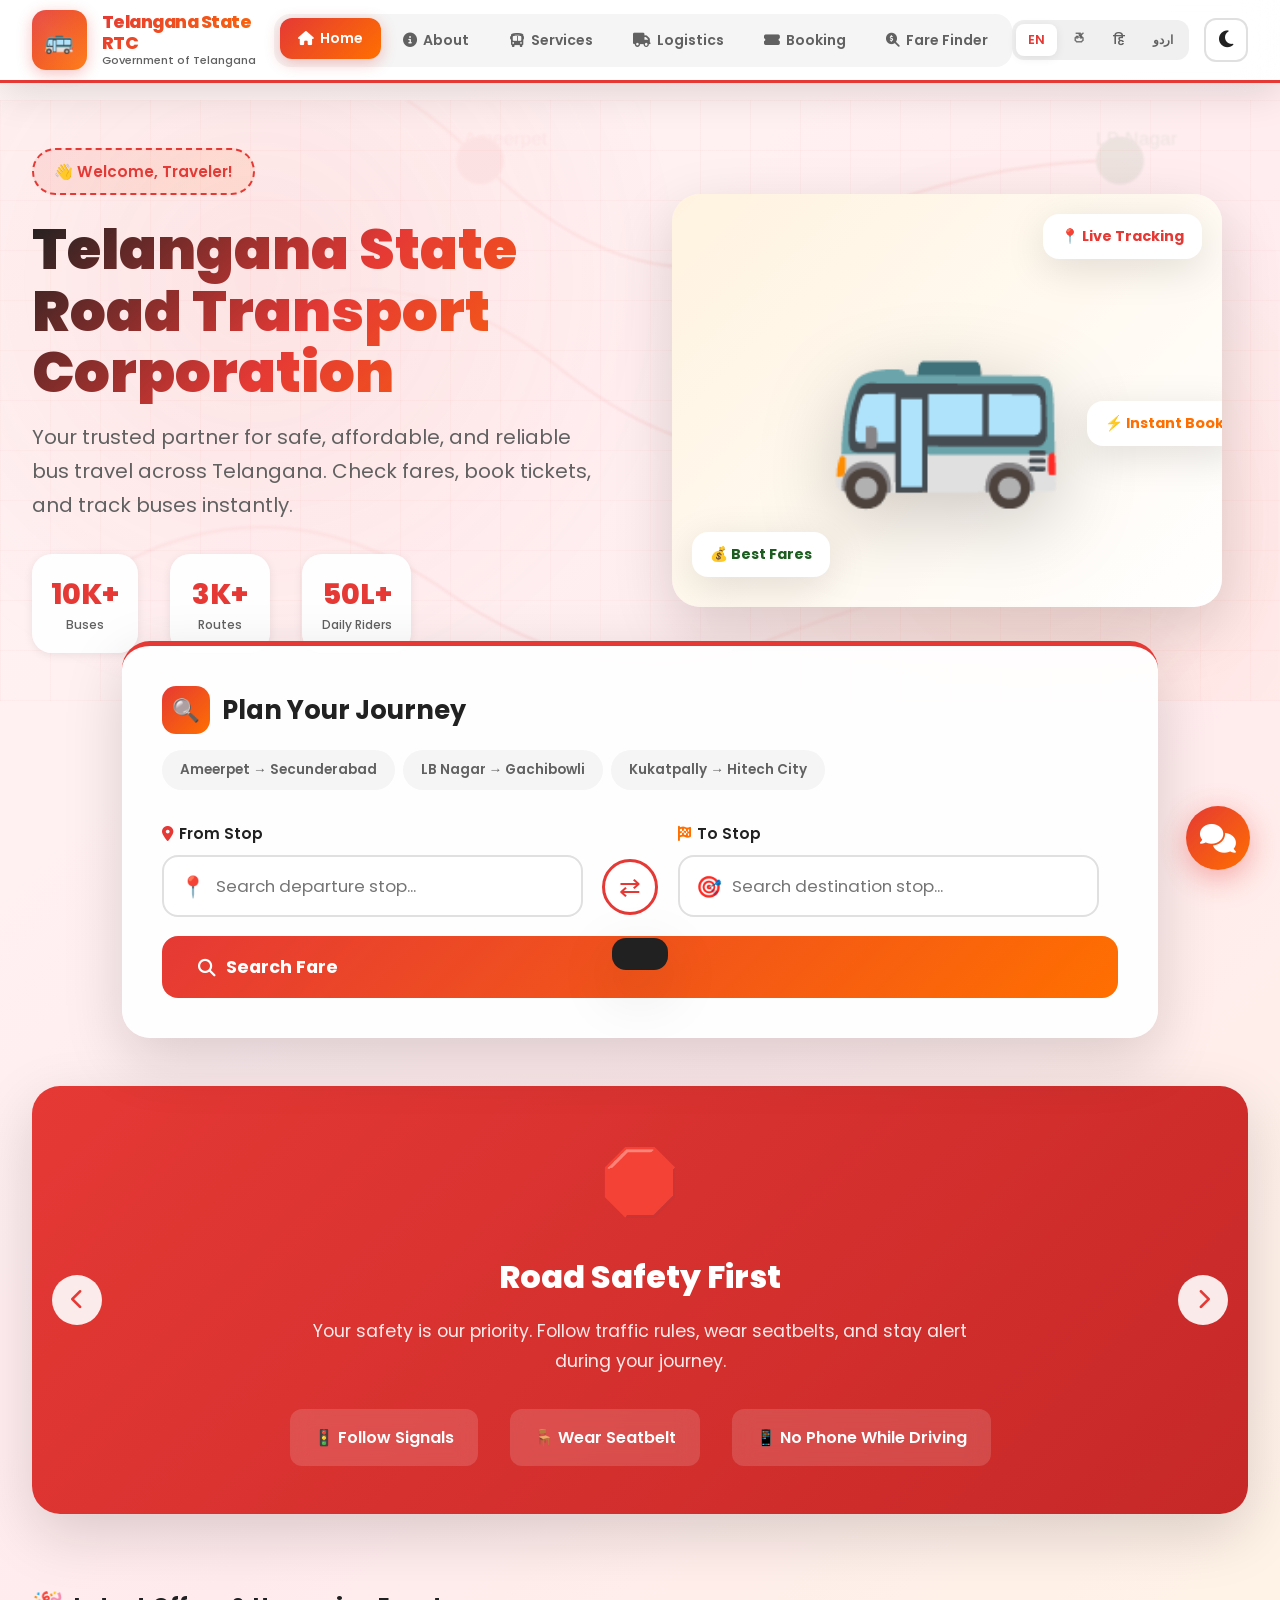
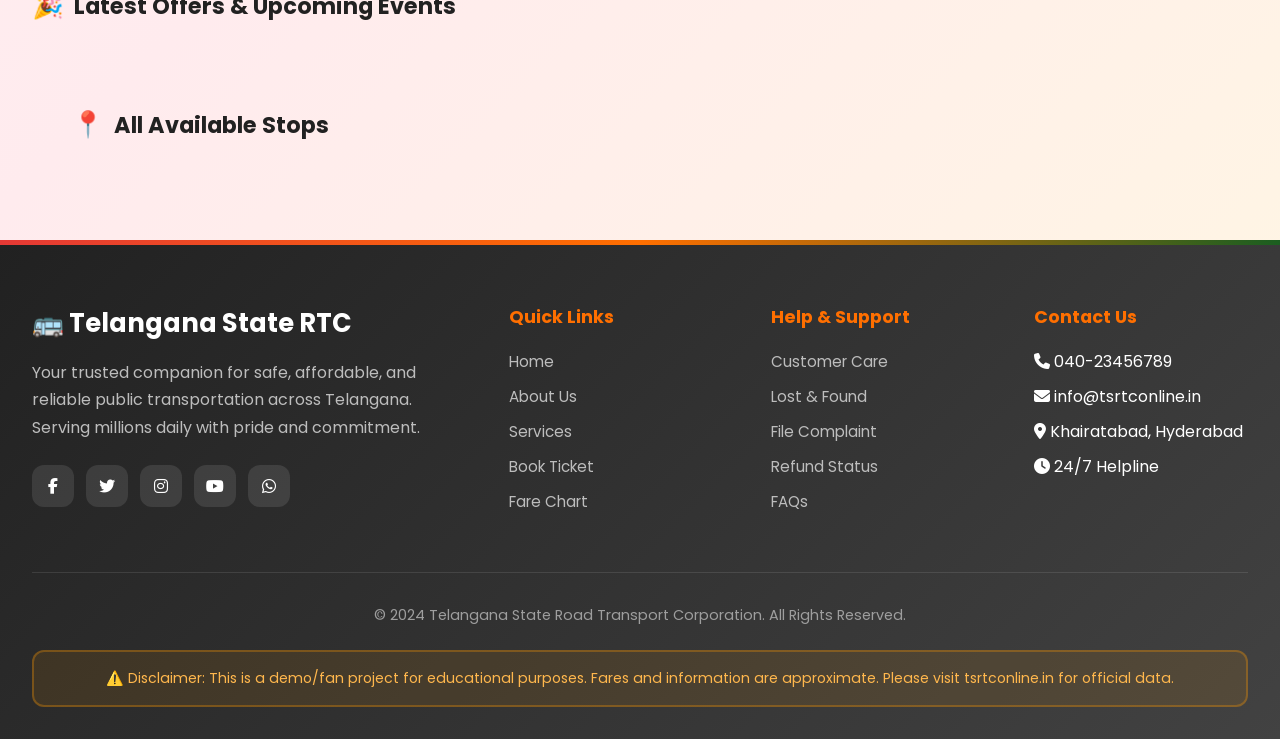
<file: UTG.html>
<!DOCTYPE html>
<html lang="en">
<head>
    <meta charset="UTF-8">
    <meta name="viewport" content="width=device-width, initial-scale=1.0">
    <title>Telangana State Road Transport Corporation - Official Portal</title>
    <link href="https://fonts.googleapis.com/css2?family=Poppins:wght@300;400;500;600;700;800;900&display=swap" rel="stylesheet">
    <link rel="stylesheet" href="https://cdnjs.cloudflare.com/ajax/libs/font-awesome/6.4.0/css/all.min.css">
    <style>
        :root {
            /* Official TSRTC Colors */
            --tsrtc-primary: #E53935;
            --tsrtc-secondary: #FF6F00;
            --tsrtc-accent: #1B5E20;
            --tsrtc-dark: #212121;
            --tsrtc-light: #FFF3E0;
            
            /* Theme Variables */
            --bg-gradient: linear-gradient(135deg, #fff5f5 0%, #ffebee 50%, #fff8e1 100%);
            --card-bg: rgba(255,255,255,0.95);
            --text-primary: #212121;
            --text-secondary: #616161;
            --border-color: #e0e0e0;
            --shadow-sm: 0 2px 10px rgba(0,0,0,0.08);
            --shadow-md: 0 10px 40px rgba(0,0,0,0.12);
            --shadow-lg: 0 20px 60px rgba(0,0,0,0.15);
            --radius-sm: 12px;
            --radius-md: 20px;
            --radius-lg: 28px;
            --transition: all 0.4s cubic-bezier(0.25, 0.46, 0.45, 0.94);
        }

        [data-theme="dark"] {
            --bg-gradient: linear-gradient(135deg, #1a1a2e 0%, #16213e 50%, #0f3460 100%);
            --card-bg: rgba(30,30,50,0.95);
            --text-primary: #ffffff;
            --text-secondary: #b0b0b0;
            --border-color: #3a3a5c;
            --shadow-sm: 0 2px 10px rgba(0,0,0,0.3);
            --shadow-md: 0 10px 40px rgba(0,0,0,0.4);
        }

        [data-theme="tsrtc"] {
            --bg-gradient: linear-gradient(135deg, #ffebee 0%, #fff3e0 50%, #e8f5e9 100%);
            --tsrtc-primary: #D32F2F;
            --tsrtc-secondary: #F57C00;
        }

        * {
            margin: 0;
            padding: 0;
            box-sizing: border-box;
        }

        body {
            font-family: 'Poppins', sans-serif;
            background: var(--bg-gradient);
            min-height: 100vh;
            color: var(--text-primary);
            overflow-x: hidden;
            transition: var(--transition);
        }

        /* Scrollbar Styling */
        ::-webkit-scrollbar { width: 8px; }
        ::-webkit-scrollbar-track { background: transparent; }
        ::-webkit-scrollbar-thumb { background: var(--tsrtc-primary); border-radius: 10px; }

        /* ============ NAVIGATION ============ */
        .navbar {
            background: var(--card-bg);
            backdrop-filter: blur(20px);
            box-shadow: var(--shadow-md);
            position: fixed;
            top: 0;
            left: 0;
            right: 0;
            z-index: 9999;
            border-bottom: 3px solid var(--tsrtc-primary);
        }

        .nav-container {
            max-width: 1600px;
            margin: 0 auto;
            display: flex;
            justify-content: space-between;
            align-items: center;
            height: 80px;
            padding: 0 2rem;
        }

        .logo-section {
            display: flex;
            align-items: center;
            gap: 15px;
        }

        .official-logo {
            width: 60px;
            height: 60px;
            background: linear-gradient(135deg, var(--tsrtc-primary), var(--tsrtc-secondary));
            border-radius: 14px;
            display: flex;
            flex-direction: column;
            align-items: center;
            justify-content: center;
            box-shadow: 0 4px 15px rgba(229,57,53,0.3);
            position: relative;
            overflow: hidden;
        }

        .official-logo::before {
            content: '🚌';
            font-size: 24px;
            z-index: 1;
        }

        .official-logo::after {
            content: '';
            position: absolute;
            top: -50%;
            left: -50%;
            width: 200%;
            height: 200%;
            background: linear-gradient(45deg, transparent, rgba(255,255,255,0.1), transparent);
            animation: logoShine 3s infinite;
        }

        @keyframes logoShine {
            0% { transform: translateX(-100%) rotate(45deg); }
            100% { transform: translateX(100%) rotate(45deg); }
        }

        .brand-text {
            line-height: 1.2;
        }

        .brand-name {
            font-size: 1.1rem;
            font-weight: 800;
            background: linear-gradient(135deg, var(--tsrtc-primary), var(--tsrtc-secondary));
            -webkit-background-clip: text;
            -webkit-text-fill-color: transparent;
            letter-spacing: -0.5px;
        }

        .brand-subtitle {
            font-size: 0.7rem;
            color: var(--text-secondary);
            font-weight: 500;
        }

        .nav-center {
            display: flex;
            gap: 6px;
            background: #f5f5f5;
            padding: 6px;
            border-radius: 16px;
        }

        [data-theme="dark"] .nav-center { background: #2a2a4a; }

        .nav-links {
            display: flex;
            list-style: none;
            gap: 4px;
        }

        .nav-links a {
            text-decoration: none;
            color: var(--text-secondary);
            font-weight: 600;
            font-size: 0.88rem;
            padding: 10px 18px;
            border-radius: 12px;
            transition: var(--transition);
            white-space: nowrap;
            display: flex;
            align-items: center;
            gap: 6px;
        }

        .nav-links a:hover,
        .nav-links a.active {
            color: white;
            background: linear-gradient(135deg, var(--tsrtc-primary), var(--tsrtc-secondary));
            transform: translateY(-2px);
            box-shadow: 0 4px 15px rgba(229,57,53,0.3);
        }

        .nav-right {
            display: flex;
            align-items: center;
            gap: 15px;
        }

        .language-toggle {
            display: flex;
            gap: 4px;
            background: #f0f0f0;
            padding: 4px;
            border-radius: 12px;
        }

        [data-theme="dark"] .language-toggle { background: #2a2a4a; }

        .lang-btn {
            padding: 7px 12px;
            border: none;
            background: transparent;
            border-radius: 8px;
            cursor: pointer;
            font-family: 'Poppins', sans-serif;
            font-weight: 600;
            font-size: 0.78rem;
            color: var(--text-secondary);
            transition: var(--transition);
        }

        .lang-btn.active {
            background: white;
            color: var(--tsrtc-primary);
            box-shadow: var(--shadow-sm);
        }

        .theme-toggle {
            width: 44px;
            height: 44px;
            border-radius: 12px;
            border: 2px solid var(--border-color);
            background: var(--card-bg);
            cursor: pointer;
            display: flex;
            align-items: center;
            justify-content: center;
            font-size: 1.2rem;
            transition: var(--transition);
            color: var(--text-primary);
        }

        .theme-toggle:hover {
            border-color: var(--tsrtc-primary);
            transform: rotate(180deg);
        }

        .mobile-menu-btn {
            display: none;
            background: none;
            border: none;
            font-size: 1.6rem;
            cursor: pointer;
            color: var(--text-primary);
            padding: 8px;
        }

        /* ============ MAIN CONTENT ============ */
        .page {
            display: none;
            padding-top: 100px;
            min-height: 100vh;
            animation: pageIn 0.5s ease;
        }

        .page.active { display: block; }

        @keyframes pageIn {
            from { opacity: 0; transform: translateY(30px); }
            to { opacity: 1; transform: translateY(0); }
        }

        /* ============ HERO SECTION WITH MAP BG ============ */
        .hero-section {
            position: relative;
            padding: 3rem 2rem;
            overflow: hidden;
            min-height: 600px;
            display: flex;
            align-items: center;
        }

        .map-background {
            position: absolute;
            inset: 0;
            opacity: 0.08;
            background-image: 
                radial-gradient(circle at 20% 30%, var(--tsrtc-primary) 0%, transparent 40%),
                radial-gradient(circle at 80% 70%, var(--tsrtc-secondary) 0%, transparent 35%),
                url("data:image/svg+xml,%3Csvg xmlns='http://www.w3.org/2000/svg' viewBox='0 0 800 600'%3E%3Cpath fill='none' stroke='%23E53935' stroke-width='2' d='M100,100 Q200,50 300,150 T500,200 T700,150 M150,250 Q250,200 350,280 T550,320 T750,280 M80,400 Q180,350 280,420 T480,450 T680,400'/%3E%3Ccircle cx='300' cy='150' r='15' fill='%23E53935'/%3E%3Ccircle cx='500' cy='200' r='15' fill='%23FF6F00'/%3E%3Ccircle cx='700' cy='150' r='15' fill='%231B5E20'/%3E%3Ctext x='290' y='140' font-family='Arial' font-size='12' fill='%23E53935'%3EAmeerpet%3C/text%3E%3Ctext x='490' y='190' font-family='Arial' font-size='12' fill='%23FF6F00'%3ESecunderabad%3C/text%3E%3Ctext x='685' y='140' font-family='Arial' font-size='12' fill='%231B5E20'%3ELB Nagar%3C/text%3E%3C/svg%3E");
            background-size: cover;
            background-position: center;
            filter: blur(1px);
        }

        .hero-grid-pattern {
            position: absolute;
            inset: 0;
            background-image: 
                linear-gradient(rgba(229,57,53,0.03) 1px, transparent 1px),
                linear-gradient(90deg, rgba(229,57,53,0.03) 1px, transparent 1px);
            background-size: 50px 50px;
            animation: gridMove 20s linear infinite;
        }

        @keyframes gridMove {
            0% { transform: translate(0, 0); }
            100% { transform: translate(50px, 50px); }
        }

        .hero-content {
            position: relative;
            max-width: 1400px;
            margin: 0 auto;
            width: 100%;
            display: grid;
            grid-template-columns: 1fr 1fr;
            gap: 4rem;
            align-items: center;
        }

        .hero-text {
            animation: slideLeft 0.8s ease;
        }

        @keyframes slideLeft {
            from { opacity: 0; transform: translateX(-50px); }
            to { opacity: 1; transform: translateX(0); }
        }

        .greeting-badge {
            display: inline-flex;
            align-items: center;
            gap: 8px;
            background: linear-gradient(135deg, rgba(229,57,53,0.1), rgba(255,111,0,0.1));
            padding: 10px 20px;
            border-radius: 50px;
            font-size: 0.95rem;
            font-weight: 600;
            color: var(--tsrtc-primary);
            margin-bottom: 1.5rem;
            border: 2px dashed var(--tsrtc-primary);
        }

        .hero-title {
            font-size: 3.5rem;
            font-weight: 900;
            line-height: 1.1;
            margin-bottom: 1rem;
            background: linear-gradient(135deg, var(--tsrtc-dark) 0%, var(--tsrtc-primary) 50%, var(--tsrtc-secondary) 100%);
            -webkit-background-clip: text;
            -webkit-text-fill-color: transparent;
            background-clip: text;
        }

        .hero-subtitle {
            font-size: 1.25rem;
            color: var(--text-secondary);
            line-height: 1.7;
            margin-bottom: 2rem;
        }

        .hero-stats {
            display: flex;
            gap: 2rem;
            margin-top: 2rem;
        }

        .hero-stat {
            text-align: center;
            padding: 1.2rem;
            background: var(--card-bg);
            border-radius: var(--radius-md);
            box-shadow: var(--shadow-sm);
            min-width: 100px;
        }

        .hero-stat-value {
            font-size: 1.8rem;
            font-weight: 800;
            color: var(--tsrtc-primary);
        }

        .hero-stat-label {
            font-size: 0.75rem;
            color: var(--text-secondary);
            font-weight: 500;
        }

        .hero-visual {
            animation: slideRight 0.8s ease;
            position: relative;
        }

        @keyframes slideRight {
            from { opacity: 0; transform: translateX(50px); }
            to { opacity: 1; transform: translateX(0); }
        }

        .bus-illustration {
            width: 100%;
            max-width: 550px;
            aspect-ratio: 4/3;
            background: linear-gradient(135deg, var(--tsrtc-light), #ffffff);
            border-radius: var(--radius-lg);
            box-shadow: var(--shadow-lg);
            position: relative;
            overflow: hidden;
            display: flex;
            align-items: center;
            justify-content: center;
        }

        .bus-image-container {
            font-size: 12rem;
            filter: drop-shadow(0 20px 40px rgba(0,0,0,0.2));
            animation: busFloat 3s ease-in-out infinite;
        }

        @keyframes busFloat {
            0%, 100% { transform: translateY(0) rotate(-2deg); }
            50% { transform: translateY(-15px) rotate(2deg); }
        }

        .floating-badge {
            position: absolute;
            background: white;
            padding: 12px 18px;
            border-radius: 16px;
            box-shadow: var(--shadow-md);
            font-weight: 700;
            font-size: 0.9rem;
            animation: float 3s ease-in-out infinite;
        }

        .floating-badge.badge-1 {
            top: 20px;
            right: 20px;
            color: var(--tsrtc-primary);
            animation-delay: 0s;
        }

        .floating-badge.badge-2 {
            bottom: 30px;
            left: 20px;
            color: var(--tsrtc-accent);
            animation-delay: 1s;
        }

        .floating-badge.badge-3 {
            top: 50%;
            right: -20px;
            color: var(--tsrtc-secondary);
            animation-delay: 0.5s;
        }

        @keyframes float {
            0%, 100% { transform: translateY(0); }
            50% { transform: translateY(-10px); }
        }

        /* ============ SEARCH SECTION ============ */
        .search-section {
            max-width: 1100px;
            margin: -60px auto 0;
            padding: 0 2rem;
            position: relative;
            z-index: 100;
        }

        .search-card {
            background: var(--card-bg);
            border-radius: var(--radius-lg);
            box-shadow: var(--shadow-lg);
            padding: 2.5rem;
            border-top: 5px solid var(--tsrtc-primary);
        }

        .search-header {
            display: flex;
            align-items: center;
            justify-content: space-between;
            margin-bottom: 2rem;
            flex-wrap: wrap;
            gap: 1rem;
        }

        .search-title {
            font-size: 1.6rem;
            font-weight: 700;
            color: var(--text-primary);
            display: flex;
            align-items: center;
            gap: 12px;
        }

        .search-title-icon {
            width: 48px;
            height: 48px;
            background: linear-gradient(135deg, var(--tsrtc-primary), var(--tsrtc-secondary));
            border-radius: 14px;
            display: flex;
            align-items: center;
            justify-content: center;
            font-size: 1.4rem;
            color: white;
        }

        .quick-routes {
            display: flex;
            gap: 8px;
            flex-wrap: wrap;
        }

        .quick-route-btn {
            padding: 8px 16px;
            background: #f5f5f5;
            border: 2px solid transparent;
            border-radius: 25px;
            cursor: pointer;
            font-family: 'Poppins', sans-serif;
            font-size: 0.85rem;
            font-weight: 600;
            color: var(--text-secondary);
            transition: var(--transition);
        }

        .quick-route-btn:hover {
            border-color: var(--tsrtc-primary);
            color: var(--tsrtc-primary);
            background: rgba(229,57,53,0.05);
        }

        .search-form {
            display: grid;
            grid-template-columns: 1fr auto 1fr auto;
            gap: 1.2rem;
            align-items: end;
        }

        .form-group {
            position: relative;
        }

        .form-group label {
            display: flex;
            align-items: center;
            gap: 6px;
            font-weight: 600;
            margin-bottom: 10px;
            color: var(--text-primary);
            font-size: 0.95rem;
        }

        .input-wrapper {
            position: relative;
        }

        .input-wrapper input {
            width: 100%;
            padding: 16px 20px 16px 52px;
            border: 2.5px solid var(--border-color);
            border-radius: 16px;
            font-family: 'Poppins', sans-serif;
            font-size: 1.05rem;
            transition: var(--transition);
            outline: none;
            background: var(--card-bg);
            color: var(--text-primary);
        }

        .input-wrapper input:focus {
            border-color: var(--tsrtc-primary);
            box-shadow: 0 0 0 5px rgba(229,57,53,0.1);
        }

        .input-icon {
            position: absolute;
            left: 18px;
            top: 50%;
            transform: translateY(-50%);
            font-size: 1.3rem;
            color: var(--tsrtc-primary);
        }

        .live-results {
            position: absolute;
            top: calc(100% + 8px);
            left: 0;
            right: 0;
            background: var(--card-bg);
            border-radius: 16px;
            box-shadow: var(--shadow-lg);
            max-height: 300px;
            overflow-y: auto;
            z-index: 1000;
            display: none;
            border: 2px solid var(--border-color);
        }

        .live-results.show { display: block; animation: dropIn 0.25s ease; }

        @keyframes dropIn {
            from { opacity: 0; transform: translateY(-10px); }
            to { opacity: 1; transform: translateY(0); }
        }

        .result-item {
            padding: 14px 18px;
            cursor: pointer;
            transition: var(--transition);
            display: flex;
            align-items: center;
            gap: 14px;
            border-bottom: 1px solid var(--border-color);
        }

        .result-item:last-child { border-bottom: none; }

        .result-item:hover {
            background: rgba(229,57,53,0.05);
        }

        .result-stop-marker {
            width: 38px;
            height: 38px;
            background: linear-gradient(135deg, var(--tsrtc-primary), var(--tsrtc-secondary));
            border-radius: 50%;
            display: flex;
            align-items: center;
            justify-content: center;
            color: white;
            font-size: 0.9rem;
            flex-shrink: 0;
        }

        .result-info h4 {
            font-weight: 600;
            color: var(--text-primary);
            font-size: 1rem;
        }

        .result-info p {
            font-size: 0.82rem;
            color: var(--text-secondary);
        }

        .swap-button {
            width: 56px;
            height: 56px;
            border-radius: 50%;
            border: 3px solid var(--tsrtc-primary);
            background: var(--card-bg);
            color: var(--tsrtc-primary);
            font-size: 1.6rem;
            cursor: pointer;
            transition: var(--transition);
            display: flex;
            align-items: center;
            justify-content: center;
            margin-bottom: 2px;
        }

        .swap-button:hover {
            background: var(--tsrtc-primary);
            color: white;
            transform: rotate(180deg) scale(1.1);
        }

        .search-button {
            padding: 18px 36px;
            background: linear-gradient(135deg, var(--tsrtc-primary), var(--tsrtc-secondary));
            color: white;
            border: none;
            border-radius: 16px;
            font-family: 'Poppins', sans-serif;
            font-size: 1.1rem;
            font-weight: 700;
            cursor: pointer;
            transition: var(--transition);
            display: flex;
            align-items: center;
            gap: 10px;
            grid-column: 1 / -1;
            justify-self: stretch;
        }

        .search-button:hover {
            transform: translateY(-3px);
            box-shadow: 0 15px 40px rgba(229,57,53,0.35);
        }

        /* ============ RESULTS SECTION ============ */
        .results-wrapper {
            max-width: 1200px;
            margin: 3rem auto;
            padding: 0 2rem;
            display: none;
        }

        .results-wrapper.show { display: block; animation: fadeUp 0.6s ease; }

        @keyframes fadeUp {
            from { opacity: 0; transform: translateY(40px); }
            to { opacity: 1; transform: translateY(0); }
        }

        .route-overview {
            background: var(--card-bg);
            border-radius: var(--radius-lg);
            box-shadow: var(--shadow-md);
            padding: 2.5rem;
            margin-bottom: 2rem;
            position: relative;
            overflow: hidden;
        }

        .route-overview::before {
            content: '';
            position: absolute;
            top: 0;
            left: 0;
            right: 0;
            height: 5px;
            background: linear-gradient(90deg, var(--tsrtc-primary), var(--tsrtc-secondary), var(--tsrtc-accent));
        }

        .route-display {
            display: flex;
            align-items: center;
            justify-content: center;
            gap: 2rem;
            margin-bottom: 2rem;
            flex-wrap: wrap;
        }

        .route-point {
            text-align: center;
            padding: 1.5rem 2rem;
            background: linear-gradient(135deg, rgba(229,57,53,0.05), rgba(255,111,0,0.05));
            border-radius: var(--radius-md);
            min-width: 180px;
        }

        .route-point-label {
            font-size: 0.85rem;
            color: var(--text-secondary);
            font-weight: 600;
            margin-bottom: 6px;
        }

        .route-point-name {
            font-size: 1.5rem;
            font-weight: 800;
            color: var(--tsrtc-primary);
        }

        .route-arrow-container {
            display: flex;
            flex-direction: column;
            align-items: center;
            gap: 4px;
        }

        .route-arrow {
            font-size: 2.5rem;
            color: var(--tsrtc-secondary);
            animation: arrowPulse 1.5s infinite;
        }

        @keyframes arrowPulse {
            0%, 100% { transform: translateX(0); opacity: 1; }
            50% { transform: translateX(8px); opacity: 0.7; }
        }

        .route-stats-grid {
            display: grid;
            grid-template-columns: repeat(auto-fit, minmax(170px, 1fr));
            gap: 1.2rem;
        }

        .stat-box {
            text-align: center;
            padding: 1.5rem;
            background: linear-gradient(135deg, #fff5f5, #fff8e1);
            border-radius: var(--radius-md);
            border: 2px solid transparent;
            transition: var(--transition);
        }

        [data-theme="dark"] .stat-box {
            background: linear-gradient(135deg, rgba(229,57,53,0.1), rgba(255,111,0,0.1));
        }

        .stat-box:hover {
            border-color: var(--tsrtc-primary);
            transform: translateY(-5px);
        }

        .stat-value {
            font-size: 2rem;
            font-weight: 800;
            color: var(--tsrtc-primary);
        }

        .stat-label {
            font-size: 0.88rem;
            color: var(--text-secondary);
            font-weight: 500;
            margin-top: 4px;
        }

        /* ============ ROUTE MAP TIMELINE ============ */
        .route-map-section {
            background: var(--card-bg);
            border-radius: var(--radius-lg);
            box-shadow: var(--shadow-md);
            padding: 2.5rem;
            margin-bottom: 2rem;
        }

        .section-header {
            display: flex;
            align-items: center;
            justify-content: space-between;
            margin-bottom: 2rem;
            flex-wrap: wrap;
            gap: 1rem;
        }

        .section-title {
            font-size: 1.4rem;
            font-weight: 700;
            color: var(--text-primary);
            display: flex;
            align-items: center;
            gap: 10px;
        }

        .section-title-icon {
            font-size: 1.6rem;
        }

        .timeline-container {
            position: relative;
            padding-left: 45px;
        }

        .timeline-line {
            position: absolute;
            left: 17px;
            top: 0;
            bottom: 0;
            width: 4px;
            background: linear-gradient(to bottom, var(--tsrtc-primary), var(--tsrtc-secondary), var(--tsrtc-accent));
            border-radius: 4px;
        }

        .timeline-item {
            position: relative;
            padding: 16px 0 16px 28px;
            display: flex;
            align-items: flex-start;
            gap: 16px;
        }

        .timeline-dot {
            position: absolute;
            left: -33px;
            width: 32px;
            height: 32px;
            background: white;
            border: 4px solid var(--tsrtc-primary);
            border-radius: 50%;
            z-index: 2;
        }

        .timeline-item.start .timeline-dot,
        .timeline-item.end .timeline-dot {
            width: 40px;
            height: 40px;
            left: -37px;
            background: var(--tsrtc-primary);
            border-color: var(--tsrtc-primary);
            display: flex;
            align-items: center;
            justify-content: center;
            color: white;
            font-weight: 700;
            font-size: 0.75rem;
        }

        .timeline-content h4 {
            font-weight: 700;
            color: var(--text-primary);
            font-size: 1.1rem;
            margin-bottom: 6px;
        }

        .timeline-bus-tags {
            display: flex;
            gap: 8px;
            flex-wrap: wrap;
            margin-top: 8px;
        }

        .bus-tag {
            padding: 5px 12px;
            background: linear-gradient(135deg, #fff3e0, #ffe0b2);
            color: #e65100;
            border-radius: 20px;
            font-size: 0.78rem;
            font-weight: 700;
            display: inline-flex;
            align-items: center;
            gap: 4px;
        }

        /* ============ FARE CARDS WITH BUS IMAGES ============ */
        .fare-cards-section {
            margin-bottom: 2rem;
        }

        .fare-grid {
            display: grid;
            grid-template-columns: repeat(auto-fit, minmax(320px, 1fr));
            gap: 1.8rem;
        }

        .fare-card {
            background: var(--card-bg);
            border-radius: var(--radius-lg);
            box-shadow: var(--shadow-md);
            overflow: hidden;
            transition: var(--transition);
            cursor: pointer;
            position: relative;
        }

        .fare-card:hover {
            transform: translateY(-12px);
            box-shadow: var(--shadow-lg);
        }

        .fare-card-image {
            height: 160px;
            position: relative;
            overflow: hidden;
            display: flex;
            align-items: center;
            justify-content: center;
        }

        .fare-card.ordinary .fare-card-image {
            background: linear-gradient(135deg, #fff8e1 0%, #ffecb3 50%, #ffe082 100%);
        }

        .fare-card.express .fare-card-image {
            background: linear-gradient(135deg, #e3f2fd 0%, #bbdefb 50%, #90caf9 100%);
        }

        .fare-card.deluxe .fare-card-image {
            background: linear-gradient(135deg, #e8f5e9 0%, #c8e6c9 50%, #a5d6a7 100%);
        }

        .fare-bus-visual {
            font-size: 6rem;
            opacity: 0.3;
            position: absolute;
            right: -20px;
            bottom: -20px;
        }

        .fare-type-badge {
            position: absolute;
            top: 16px;
            left: 16px;
            padding: 8px 18px;
            background: rgba(0,0,0,0.7);
            color: white;
            border-radius: 30px;
            font-weight: 700;
            font-size: 0.95rem;
            backdrop-filter: blur(10px);
            z-index: 2;
        }

        .fare-card-body {
            padding: 1.8rem;
        }

        .fare-price {
            font-size: 3rem;
            font-weight: 900;
            color: var(--tsrtc-primary);
            line-height: 1;
            margin-bottom: 8px;
        }

        .fare-price span {
            font-size: 1.2rem;
            font-weight: 600;
        }

        .fare-description {
            color: var(--text-secondary);
            font-size: 0.95rem;
            line-height: 1.6;
            margin-bottom: 1.2rem;
        }

        .fare-features-list {
            border-top: 2px solid var(--border-color);
            padding-top: 1.2rem;
        }

        .fare-feature {
            display: flex;
            align-items: center;
            gap: 10px;
            font-size: 0.92rem;
            color: var(--text-primary);
            margin-bottom: 8px;
            font-weight: 500;
        }

        .fare-feature i {
            color: var(--tsrtc-accent);
            width: 20px;
        }

        /* ============ OVERCHARGE CHECKER ============ */
        .checker-section {
            background: var(--card-bg);
            border-radius: var(--radius-lg);
            box-shadow: var(--shadow-md);
            padding: 2.5rem;
            margin-bottom: 2rem;
            border-left: 6px solid var(--tsrtc-warning, #FF9800);
        }

        .checker-form-row {
            display: flex;
            gap: 1rem;
            flex-wrap: wrap;
            align-items: end;
        }

        .checker-input-field {
            flex: 1;
            min-width: 220px;
        }

        .checker-input-field input {
            width: 100%;
            padding: 16px 20px;
            border: 2.5px solid var(--border-color);
            border-radius: 16px;
            font-family: 'Poppins', sans-serif;
            font-size: 1.05rem;
            outline: none;
            transition: var(--transition);
            background: var(--card-bg);
            color: var(--text-primary);
        }

        .checker-input-field input:focus {
            border-color: #FF9800;
            box-shadow: 0 0 0 5px rgba(255,152,0,0.1);
        }

        .check-fare-btn {
            padding: 16px 32px;
            background: linear-gradient(135deg, #FF9800, #F57C00);
            color: white;
            border: none;
            border-radius: 16px;
            font-family: 'Poppins', sans-serif;
            font-size: 1rem;
            font-weight: 700;
            cursor: pointer;
            transition: var(--transition);
        }

        .check-fare-btn:hover {
            transform: translateY(-3px);
            box-shadow: 0 10px 30px rgba(255,152,0,0.35);
        }

        .checker-result-box {
            margin-top: 1.5rem;
            padding: 1.8rem;
            border-radius: var(--radius-md);
            display: none;
        }

        .checker-result-box.show { display: block; animation: popIn 0.4s ease; }

        @keyframes popIn {
            from { opacity: 0; transform: scale(0.9); }
            to { opacity: 1; transform: scale(1); }
        }

        .checker-result-box.correct {
            background: linear-gradient(135deg, #e8f5e9, #c8e6c9);
            border: 3px solid #4CAF50;
        }

        .checker-result-box.overcharge {
            background: linear-gradient(135deg, #ffebee, #ffcdd2);
            border: 3px solid #F44336;
        }

        .result-message-text {
            font-weight: 700;
            font-size: 1.15rem;
            display: flex;
            align-items: center;
            gap: 10px;
        }

        .result-message-text.correct { color: #2E7D32; }
        .result-message-text.overcharge { color: #C62828; }

        /* ============ SAFETY SLIDER / HOARDINGS ============ */
        .safety-slider-section {
            margin: 3rem 0;
            padding: 0 2rem;
            max-width: 1400px;
            margin-left: auto;
            margin-right: auto;
        }

        .slider-container {
            position: relative;
            overflow: hidden;
            border-radius: var(--radius-lg);
            box-shadow: var(--shadow-lg);
        }

        .slider-track {
            display: flex;
            transition: transform 0.5s ease;
        }

        .slide-card {
            min-width: 100%;
            padding: 3rem 2rem;
            text-align: center;
            position: relative;
        }

        .slide-card:nth-child(1) { background: linear-gradient(135deg, #E53935, #C62828); }
        .slide-card:nth-child(2) { background: linear-gradient(135deg, #1B5E20, #2E7D32); }
        .slide-card:nth-child(3) { background: linear-gradient(135deg, #1565C0, #0D47A1); }
        .slide-card:nth-child(4) { background: linear-gradient(135deg, #F57C00, #E65100); }
        .slide-card:nth-child(5) { background: linear-gradient(135deg, #6A1B9A, #4A148C); }

        .slide-icon {
            font-size: 4rem;
            margin-bottom: 1.5rem;
            animation: bounce 2s infinite;
        }

        @keyframes bounce {
            0%, 100% { transform: translateY(0); }
            50% { transform: translateY(-15px); }
        }

        .slide-title {
            font-size: 2rem;
            font-weight: 800;
            color: white;
            margin-bottom: 1rem;
        }

        .slide-content {
            font-size: 1.1rem;
            color: rgba(255,255,255,0.9);
            max-width: 700px;
            margin: 0 auto;
            line-height: 1.7;
        }

        .slide-rules {
            display: flex;
            justify-content: center;
            gap: 2rem;
            margin-top: 2rem;
            flex-wrap: wrap;
        }

        .rule-item {
            background: rgba(255,255,255,0.15);
            padding: 1rem 1.5rem;
            border-radius: 12px;
            color: white;
            font-weight: 600;
            backdrop-filter: blur(10px);
        }

        .slider-controls {
            display: flex;
            justify-content: center;
            gap: 1rem;
            margin-top: 1.5rem;
        }

        .slider-dot {
            width: 14px;
            height: 14px;
            border-radius: 50%;
            background: var(--border-color);
            cursor: pointer;
            transition: var(--transition);
            border: none;
        }

        .slider-dot.active {
            background: var(--tsrtc-primary);
            transform: scale(1.3);
        }

        .slider-nav-btn {
            position: absolute;
            top: 50%;
            transform: translateY(-50%);
            width: 50px;
            height: 50px;
            border-radius: 50%;
            background: rgba(255,255,255,0.9);
            border: none;
            cursor: pointer;
            font-size: 1.3rem;
            color: var(--tsrtc-primary);
            transition: var(--transition);
            z-index: 10;
        }

        .slider-nav-btn:hover {
            background: white;
            transform: translateY(-50%) scale(1.1);
        }

        .slider-prev { left: 20px; }
        .slider-next { right: 20px; }

        /* ============ OFFERS & EVENTS ============ */
        .offers-section {
            max-width: 1400px;
            margin: 3rem auto;
            padding: 0 2rem;
        }

        .offers-grid {
            display: grid;
            grid-template-columns: repeat(auto-fit, minmax(340px, 1fr));
            gap: 1.8rem;
        }

        .offer-card {
            background: var(--card-bg);
            border-radius: var(--radius-lg);
            box-shadow: var(--shadow-md);
            overflow: hidden;
            transition: var(--transition);
            position: relative;
        }

        .offer-card:hover {
            transform: translateY(-8px);
            box-shadow: var(--shadow-lg);
        }

        .offer-banner {
            padding: 2rem;
            color: white;
            position: relative;
            overflow: hidden;
        }

        .offer-card.hot .offer-banner { background: linear-gradient(135deg, #E53935, #FF5722); }
        .offer-card.discount .offer-banner { background: linear-gradient(135deg, #43A047, #66BB6A); }
        .offer-card.event .offer-banner { background: linear-gradient(135deg, #1E88E5, #42A5F5); }
        .offer-card.cargo .offer-banner { background: linear-gradient(135deg, #6D4C41, #8D6E63); }

        .offer-tag {
            position: absolute;
            top: 16px;
            right: 16px;
            padding: 6px 14px;
            background: rgba(0,0,0,0.3);
            border-radius: 20px;
            font-size: 0.78rem;
            font-weight: 700;
            text-transform: uppercase;
        }

        .offer-title {
            font-size: 1.5rem;
            font-weight: 800;
            margin-bottom: 8px;
        }

        .offer-subtitle {
            font-size: 0.95rem;
            opacity: 0.9;
        }

        .offer-body {
            padding: 1.8rem;
        }

        .offer-details {
            list-style: none;
        }

        .offer-details li {
            padding: 10px 0;
            border-bottom: 1px solid var(--border-color);
            display: flex;
            align-items: center;
            gap: 10px;
            font-size: 0.95rem;
        }

        .offer-details li:last-child { border-bottom: none; }

        .offer-details li i {
            color: var(--tsrtc-primary);
            width: 20px;
        }

        .offer-expiry {
            margin-top: 1rem;
            padding: 12px;
            background: #fff3e0;
            border-radius: 10px;
            font-size: 0.88rem;
            color: #e65100;
            font-weight: 600;
            text-align: center;
        }

        /* ============ BOOKING PROCESS ============ */
        .booking-process-section {
            max-width: 1200px;
            margin: 3rem auto;
            padding: 0 2rem;
        }

        .process-steps {
            display: flex;
            justify-content: space-between;
            position: relative;
            margin-top: 3rem;
        }

        .process-steps::before {
            content: '';
            position: absolute;
            top: 35px;
            left: 10%;
            right: 10%;
            height: 4px;
            background: linear-gradient(90deg, var(--tsrtc-primary), var(--tsrtc-secondary));
            border-radius: 4px;
        }

        .process-step {
            text-align: center;
            position: relative;
            z-index: 2;
            flex: 1;
        }

        .step-number {
            width: 72px;
            height: 72px;
            background: linear-gradient(135deg, var(--tsrtc-primary), var(--tsrtc-secondary));
            border-radius: 50%;
            display: flex;
            align-items: center;
            justify-content: center;
            font-size: 1.8rem;
            font-weight: 800;
            color: white;
            margin: 0 auto 1.2rem;
            box-shadow: 0 8px 25px rgba(229,57,53,0.3);
        }

        .step-title {
            font-weight: 700;
            font-size: 1.05rem;
            color: var(--text-primary);
            margin-bottom: 6px;
        }

        .step-desc {
            font-size: 0.85rem;
            color: var(--text-secondary);
            max-width: 160px;
            margin: 0 auto;
        }

        /* ============ GOVERNMENT DETAILS ============ */
        .govt-section {
            max-width: 1200px;
            margin: 3rem auto;
            padding: 0 2rem;
        }

        .govt-grid {
            display: grid;
            grid-template-columns: repeat(auto-fit, minmax(300px, 1fr));
            gap: 1.8rem;
        }

        .govt-card {
            background: var(--card-bg);
            border-radius: var(--radius-lg);
            box-shadow: var(--shadow-md);
            padding: 2rem;
            border-top: 4px solid var(--tsrtc-primary);
            transition: var(--transition);
        }

        .govt-card:hover {
            transform: translateY(-5px);
            box-shadow: var(--shadow-lg);
        }

        .govt-card h3 {
            color: var(--tsrtc-primary);
            font-size: 1.3rem;
            margin-bottom: 1rem;
            display: flex;
            align-items: center;
            gap: 10px;
        }

        .govt-card p, .govt-card ul {
            color: var(--text-secondary);
            line-height: 1.7;
        }

        .govt-card ul {
            list-style: none;
            padding: 0;
        }

        .govt-card ul li {
            padding: 8px 0;
            padding-left: 24px;
            position: relative;
        }

        .govt-card ul li::before {
            content: '✓';
            position: absolute;
            left: 0;
            color: var(--tsrtc-accent);
            font-weight: 700;
        }

        /* ============ ALL STOPS GRID ============ */
        .all-stops-section {
            max-width: 1200px;
            margin: 3rem auto;
            padding: 0 2rem;
        }

        .stops-grid {
            display: grid;
            grid-template-columns: repeat(auto-fill, minmax(200px, 1fr));
            gap: 1rem;
        }

        .stop-chip {
            padding: 14px 18px;
            background: var(--card-bg);
            border-radius: var(--radius-sm);
            box-shadow: var(--shadow-sm);
            cursor: pointer;
            transition: var(--transition);
            display: flex;
            align-items: center;
            gap: 10px;
            font-weight: 600;
            border: 2px solid transparent;
        }

        .stop-chip:hover {
            border-color: var(--tsrtc-primary);
            transform: translateY(-4px) scale(1.02);
            box-shadow: var(--shadow-md);
            background: linear-gradient(135deg, rgba(229,57,53,0.05), rgba(255,111,0,0.05));
        }

        .stop-chip-icon {
            width: 34px;
            height: 34px;
            background: linear-gradient(135deg, var(--tsrtc-primary), var(--tsrtc-secondary));
            border-radius: 10px;
            display: flex;
            align-items: center;
            justify-content: center;
            color: white;
            font-size: 0.85rem;
        }

        /* ============ CHATBOT ============ */
        .chatbot-widget {
            position: fixed;
            bottom: 30px;
            right: 30px;
            z-index: 10000;
        }

        .chatbot-toggle {
            width: 64px;
            height: 64px;
            border-radius: 50%;
            background: linear-gradient(135deg, var(--tsrtc-primary), var(--tsrtc-secondary));
            border: none;
            cursor: pointer;
            box-shadow: 0 8px 30px rgba(229,57,53,0.4);
            display: flex;
            align-items: center;
            justify-content: center;
            font-size: 1.8rem;
            color: white;
            transition: var(--transition);
            animation: pulse 2s infinite;
        }

        @keyframes pulse {
            0%, 100% { box-shadow: 0 8px 30px rgba(229,57,53,0.4); }
            50% { box-shadow: 0 8px 40px rgba(229,57,53,0.6), 0 0 0 15px rgba(229,57,53,0.1); }
        }

        .chatbot-toggle:hover {
            transform: scale(1.1);
        }

        .chatbot-window {
            position: absolute;
            bottom: 80px;
            right: 0;
            width: 380px;
            height: 520px;
            background: var(--card-bg);
            border-radius: var(--radius-lg);
            box-shadow: var(--shadow-lg);
            display: none;
            flex-direction: column;
            overflow: hidden;
            border: 2px solid var(--border-color);
        }

        .chatbot-window.open { display: flex; animation: chatOpen 0.3s ease; }

        @keyframes chatOpen {
            from { opacity: 0; transform: translateY(20px) scale(0.95); }
            to { opacity: 1; transform: translateY(0) scale(1); }
        }

        .chatbot-header {
            background: linear-gradient(135deg, var(--tsrtc-primary), var(--tsrtc-secondary));
            padding: 1.2rem;
            color: white;
            display: flex;
            align-items: center;
            justify-content: space-between;
        }

        .chatbot-header h4 {
            font-size: 1.1rem;
            display: flex;
            align-items: center;
            gap: 8px;
        }

        .chatbot-close {
            background: rgba(255,255,255,0.2);
            border: none;
            color: white;
            width: 32px;
            height: 32px;
            border-radius: 50%;
            cursor: pointer;
            font-size: 1.1rem;
        }

        .chatbot-messages {
            flex: 1;
            overflow-y: auto;
            padding: 1.2rem;
            display: flex;
            flex-direction: column;
            gap: 12px;
        }

        .chat-message {
            max-width: 85%;
            padding: 12px 16px;
            border-radius: 16px;
            font-size: 0.92rem;
            line-height: 1.5;
        }

        .chat-message.bot {
            background: #f5f5f5;
            color: var(--text-primary);
            align-self: flex-start;
            border-bottom-left-radius: 4px;
        }

        .chat-message.user {
            background: linear-gradient(135deg, var(--tsrtc-primary), var(--tsrtc-secondary));
            color: white;
            align-self: flex-end;
            border-bottom-right-radius: 4px;
        }

        .quick-actions {
            display: flex;
            flex-wrap: wrap;
            gap: 8px;
            margin-top: 8px;
        }

        .quick-action-btn {
            padding: 8px 14px;
            background: var(--tsrtc-primary);
            color: white;
            border: none;
            border-radius: 20px;
            font-size: 0.8rem;
            font-weight: 600;
            cursor: pointer;
            transition: var(--transition);
        }

        .quick-action-btn:hover {
            background: var(--tsrtc-secondary);
            transform: scale(1.05);
        }

        .chatbot-input-area {
            padding: 1rem;
            border-top: 2px solid var(--border-color);
            display: flex;
            gap: 10px;
        }

        .chatbot-input {
            flex: 1;
            padding: 12px 16px;
            border: 2px solid var(--border-color);
            border-radius: 25px;
            font-family: 'Poppins', sans-serif;
            font-size: 0.9rem;
            outline: none;
            background: var(--card-bg);
            color: var(--text-primary);
        }

        .chatbot-send {
            width: 44px;
            height: 44px;
            border-radius: 50%;
            background: linear-gradient(135deg, var(--tsrtc-primary), var(--tsrtc-secondary));
            border: none;
            color: white;
            cursor: pointer;
            font-size: 1.1rem;
            transition: var(--transition);
        }

        .chatbot-send:hover { transform: scale(1.1); }

        /* ============ PAGE CONTENT STYLES ============ */
        .page-hero {
            text-align: center;
            padding: 4rem 2rem;
            background: var(--card-bg);
            border-radius: var(--radius-lg);
            box-shadow: var(--shadow-md);
            margin: 2rem;
            position: relative;
            overflow: hidden;
        }

        .page-hero::before {
            content: '';
            position: absolute;
            top: 0;
            left: 0;
            right: 0;
            height: 6px;
            background: linear-gradient(90deg, var(--tsrtc-primary), var(--tsrtc-secondary), var(--tsrtc-accent));
        }

        .page-hero h1 {
            font-size: 2.8rem;
            font-weight: 900;
            color: var(--tsrtc-primary);
            margin-bottom: 1rem;
        }

        .page-hero p {
            font-size: 1.2rem;
            color: var(--text-secondary);
            max-width: 700px;
            margin: 0 auto;
        }

        .content-grid {
            display: grid;
            grid-template-columns: repeat(auto-fit, minmax(320px, 1fr));
            gap: 2rem;
            padding: 0 2rem;
            margin-bottom: 3rem;
        }

        .content-card {
            background: var(--card-bg);
            border-radius: var(--radius-lg);
            box-shadow: var(--shadow-md);
            padding: 2.5rem;
            transition: var(--transition);
            border-top: 4px solid var(--tsrtc-primary);
        }

        .content-card:hover {
            transform: translateY(-8px);
            box-shadow: var(--shadow-lg);
        }

        .content-card h3 {
            font-size: 1.4rem;
            color: var(--tsrtc-primary);
            margin-bottom: 1rem;
            display: flex;
            align-items: center;
            gap: 10px;
        }

        .content-card p {
            color: var(--text-secondary);
            line-height: 1.8;
        }

        .service-icon-large {
            width: 80px;
            height: 80px;
            background: linear-gradient(135deg, var(--tsrtc-primary), var(--tsrtc-secondary));
            border-radius: 20px;
            display: flex;
            align-items: center;
            justify-content: center;
            font-size: 2.2rem;
            margin-bottom: 1.5rem;
        }

        /* ============ FOOTER ============ */
        .footer {
            background: linear-gradient(135deg, #212121, #424242);
            color: white;
            padding: 4rem 2rem 2rem;
            margin-top: 4rem;
            position: relative;
            overflow: hidden;
        }

        .footer::before {
            content: '';
            position: absolute;
            top: 0;
            left: 0;
            right: 0;
            height: 5px;
            background: linear-gradient(90deg, var(--tsrtc-primary), var(--tsrtc-secondary), var(--tsrtc-accent));
        }

        .footer-content {
            max-width: 1400px;
            margin: 0 auto;
            display: grid;
            grid-template-columns: 2fr 1fr 1fr 1fr;
            gap: 3rem;
        }

        .footer-brand h3 {
            font-size: 1.6rem;
            margin-bottom: 1rem;
            display: flex;
            align-items: center;
            gap: 10px;
        }

        .footer-brand p {
            color: #bdbdbd;
            line-height: 1.7;
            margin-bottom: 1.5rem;
        }

        .footer-social {
            display: flex;
            gap: 12px;
        }

        .social-link {
            width: 42px;
            height: 42px;
            background: rgba(255,255,255,0.1);
            border-radius: 12px;
            display: flex;
            align-items: center;
            justify-content: center;
            color: white;
            text-decoration: none;
            transition: var(--transition);
        }

        .social-link:hover {
            background: var(--tsrtc-primary);
            transform: translateY(-4px);
        }

        .footer-column h4 {
            font-size: 1.1rem;
            margin-bottom: 1.2rem;
            color: var(--tsrtc-secondary);
        }

        .footer-links {
            list-style: none;
        }

        .footer-links li {
            margin-bottom: 10px;
        }

        .footer-links a {
            color: #bdbdbd;
            text-decoration: none;
            transition: var(--transition);
            font-size: 0.95rem;
        }

        .footer-links a:hover {
            color: white;
            padding-left: 8px;
        }

        .footer-bottom {
            max-width: 1400px;
            margin: 3rem auto 0;
            padding-top: 2rem;
            border-top: 1px solid rgba(255,255,255,0.1);
            text-align: center;
            color: #9e9e9e;
            font-size: 0.9rem;
        }

        .disclaimer-box {
            background: rgba(255,152,0,0.1);
            border: 2px solid rgba(255,152,0,0.3);
            border-radius: 12px;
            padding: 1rem 1.5rem;
            margin-top: 1.5rem;
            text-align: center;
            color: #ffb74d;
            font-size: 0.88rem;
        }

        /* ============ TOAST NOTIFICATION ============ */
        .toast-notification {
            position: fixed;
            bottom: 30px;
            left: 50%;
            transform: translateX(-50%) translateY(100px);
            background: var(--text-primary);
            color: white;
            padding: 16px 28px;
            border-radius: 14px;
            box-shadow: var(--shadow-lg);
            z-index: 20000;
            transition: var(--transition);
            font-weight: 600;
            display: flex;
            align-items: center;
            gap: 10px;
        }

        .toast-notification.show {
            transform: translateX(-50%) translateY(0);
        }

        .toast-notification.error {
            background: #F44336;
        }

        .toast-notification.success {
            background: #4CAF50;
        }

        /* ============ MODAL ============ */
        .modal-overlay {
            position: fixed;
            inset: 0;
            background: rgba(0,0,0,0.6);
            backdrop-filter: blur(8px);
            display: none;
            align-items: center;
            justify-content: center;
            z-index: 15000;
            padding: 1rem;
        }

        .modal-overlay.open { display: flex; }

        .modal-box {
            background: var(--card-bg);
            border-radius: var(--radius-lg);
            box-shadow: 0 30px 100px rgba(0,0,0,0.3);
            max-width: 500px;
            width: 100%;
            max-height: 90vh;
            overflow-y: auto;
            animation: modalPop 0.35s ease;
        }

        @keyframes modalPop {
            from { opacity: 0; transform: scale(0.85); }
            to { opacity: 1; transform: scale(1); }
        }

        .modal-header-bar {
            padding: 1.5rem 2rem;
            border-bottom: 2px solid var(--border-color);
            display: flex;
            justify-content: space-between;
            align-items: center;
        }

        .modal-header-bar h3 {
            font-size: 1.3rem;
            color: var(--text-primary);
        }

        .modal-dismiss {
            width: 38px;
            height: 38px;
            border-radius: 10px;
            border: none;
            background: #f5f5f5;
            cursor: pointer;
            font-size: 1.2rem;
            transition: var(--transition);
        }

        .modal-dismiss:hover { background: var(--tsrtc-primary); color: white; }

        .modal-body-content {
            padding: 2rem;
        }

        .bus-option-item {
            padding: 1.2rem;
            border: 2px solid var(--border-color);
            border-radius: 14px;
            margin-bottom: 1rem;
            cursor: pointer;
            transition: var(--transition);
            display: flex;
            align-items: center;
            gap: 14px;
        }

        .bus-option-item:hover { border-color: var(--tsrtc-primary); }
        .bus-option-item.selected { border-color: var(--tsrtc-primary); background: rgba(229,57,53,0.05); }

        .option-radio {
            width: 24px;
            height: 24px;
            border: 3px solid var(--border-color);
            border-radius: 50%;
            position: relative;
            flex-shrink: 0;
        }

        .bus-option-item.selected .option-radio { border-color: var(--tsrtc-primary); }
        .bus-option-item.selected .option-radio::after {
            content: '';
            position: absolute;
            top: 50%; left: 50%;
            transform: translate(-50%, -50%);
            width: 12px; height: 12px;
            background: var(--tsrtc-primary);
            border-radius: 50%;
        }

        /* ============ RESPONSIVE ============ */
        @media (max-width: 1024px) {
            .hero-content { grid-template-columns: 1fr; text-align: center; }
            .hero-text { order: 1; }
            .hero-visual { order: 2; }
            .hero-stats { justify-content: center; }
            .nav-links { display: none; position: absolute; top: 80px; left: 0; right: 0; background: var(--card-bg); flex-direction: column; padding: 1rem; box-shadow: var(--shadow-lg); }
            .nav-links.show { display: flex; }
            .mobile-menu-btn { display: block; }
            .footer-content { grid-template-columns: 1fr 1fr; }
            .process-steps { flex-direction: column; gap: 2rem; }
            .process-steps::before { display: none; }
        }

        @media (max-width: 768px) {
            .hero-title { font-size: 2.2rem; }
            .search-form { grid-template-columns: 1fr; }
            .swap-button { margin: 0 auto; }
            .search-card { padding: 1.5rem; }
            .route-display { flex-direction: column; }
            .route-arrow { transform: rotate(90deg); }
            .fare-grid { grid-template-columns: 1fr; }
            .chatbot-window { width: calc(100vw - 40px); right: -10px; }
            .footer-content { grid-template-columns: 1fr; text-align: center; }
            .footer-social { justify-content: center; }
            .offers-grid { grid-template-columns: 1fr; }
            .page-hero h1 { font-size: 2rem; }
        }
    </style>
</head>
<body data-theme="light">

    <!-- NAVIGATION -->
    <nav class="navbar">
        <div class="nav-container">
            <div class="logo-section">
                <div class="official-logo"></div>
                <div class="brand-text">
                    <div class="brand-name" id="brandFullName">Telangana State RTC</div>
                    <div class="brand-subtitle" data-lang="brand_sub">Government of Telangana</div>
                </div>
            </div>

            <div class="nav-center">
                <ul class="nav-links" id="mainNav">
                    <li><a href="#" class="active" data-page="home"><i class="fas fa-home"></i> <span data-lang="nav_home">Home</span></a></li>
                    <li><a href="#" data-page="about"><i class="fas fa-info-circle"></i> <span data-lang="nav_about">About</span></a></li>
                    <li><a href="#" data-page="services"><i class="fas fa-bus"></i> <span data-lang="nav_services">Services</span></a></li>
                    <li><a href="#" data-page="logistics"><i class="fas fa-truck"></i> <span data-lang="nav_logistics">Logistics</span></a></li>
                    <li><a href="#" data-page="booking"><i class="fas fa-ticket-alt"></i> <span data-lang="nav_booking">Booking</span></a></li>
                    <li><a href="#" data-page="fare"><i class="fas fa-search-dollar"></i> <span data-lang="nav_fare">Fare Finder</span></a></li>
                </ul>
            </div>

            <div class="nav-right">
                <div class="language-toggle">
                    <button class="lang-btn active" data-lang-code="en">EN</button>
                    <button class="lang-btn" data-lang-code="te">తె</button>
                    <button class="lang-btn" data-lang-code="hi">हि</button>
                    <button class="lang-btn" data-lang-code="ur">اردو</button>
                </div>
                <button class="theme-toggle" id="themeToggle" title="Toggle Theme">
                    <i class="fas fa-moon"></i>
                </button>
                <button class="mobile-menu-btn" id="mobileMenuBtn">
                    <i class="fas fa-bars"></i>
                </button>
            </div>
        </div>
    </nav>

    <!-- ==================== HOME PAGE ==================== -->
    <div class="page active" id="homePage">
        <!-- Hero Section with Map Background -->
        <section class="hero-section">
            <div class="map-background"></div>
            <div class="hero-grid-pattern"></div>
            <div class="hero-content">
                <div class="hero-text">
                    <div class="greeting-badge" id="dynamicGreeting">
                        👋 Welcome, Traveler!
                    </div>
                    <h1 class="hero-title" data-lang="hero_main">Telangana State<br>Road Transport Corporation</h1>
                    <p class="hero-subtitle" data-lang="hero_desc">Your trusted partner for safe, affordable, and reliable bus travel across Telangana. Check fares, book tickets, and track buses instantly.</p>
                    
                    <div class="hero-stats">
                        <div class="hero-stat">
                            <div class="hero-stat-value">10K+</div>
                            <div class="hero-stat-label" data-lang="stat_buses">Buses</div>
                        </div>
                        <div class="hero-stat">
                            <div class="hero-stat-value">3K+</div>
                            <div class="hero-stat-label" data-lang="stat_routes">Routes</div>
                        </div>
                        <div class="hero-stat">
                            <div class="hero-stat-value">50L+</div>
                            <div class="hero-stat-label" data-lang="stat_daily">Daily Riders</div>
                        </div>
                    </div>
                </div>

                <div class="hero-visual">
                    <div class="bus-illustration">
                        <div class="bus-image-container">🚌</div>
                        <div class="floating-badge badge-1">📍 Live Tracking</div>
                        <div class="floating-badge badge-2">💰 Best Fares</div>
                        <div class="floating-badge badge-3">⚡ Instant Book</div>
                    </div>
                </div>
            </div>
        </section>

        <!-- Search Section -->
        <div class="search-section">
            <div class="search-card">
                <div class="search-header">
                    <h2 class="search-title">
                        <span class="search-title-icon">🔍</span>
                        <span data-lang="search_title">Plan Your Journey</span>
                    </h2>
                    <div class="quick-routes">
                        <button class="quick-route-btn" onclick="setQuickRoute('Ameerpet','Secunderabad')">Ameerpet → Secunderabad</button>
                        <button class="quick-route-btn" onclick="setQuickRoute('LB Nagar','Gachibowli')">LB Nagar → Gachibowli</button>
                        <button class="quick-route-btn" onclick="setQuickRoute('Kukatpally','Hitec City')">Kukatpally → Hitech City</button>
                    </div>
                </div>

                <div class="search-form">
                    <div class="form-group">
                        <label><i class="fas fa-map-marker-alt" style="color:var(--tsrtc-primary)"></i> <span data-lang="from_label">From Stop</span></label>
                        <div class="input-wrapper">
                            <span class="input-icon">📍</span>
                            <input type="text" id="fromStopInput" placeholder="Search departure stop..." data-placeholder="from_ph">
                            <div class="live-results" id="fromLiveResults"></div>
                        </div>
                    </div>

                    <button class="swap-button" id="swapStopsBtn" title="Swap locations">⇄</button>

                    <div class="form-group">
                        <label><i class="fas fa-flag-checkered" style="color:var(--tsrtc-secondary)"></i> <span data-lang="to_label">To Stop</span></label>
                        <div class="input-wrapper">
                            <span class="input-icon">🎯</span>
                            <input type="text" id="toStopInput" placeholder="Search destination stop..." data-placeholder="to_ph">
                            <div class="live-results" id="toLiveResults"></div>
                        </div>
                    </div>

                    <button class="search-button" id="executeSearchBtn">
                        <i class="fas fa-search"></i>
                        <span data-lang="search_btn">Search Fare</span>
                    </button>
                </div>
            </div>
        </div>

        <!-- Results Section -->
        <div class="results-wrapper" id="resultsArea">
            <!-- Route Overview -->
            <div class="route-overview">
                <div class="route-display">
                    <div class="route-point">
                        <div class="route-point-label" data-lang="from_text">FROM</div>
                        <div class="route-point-name" id="displayFrom">-</div>
                    </div>
                    <div class="route-arrow-container">
                        <div class="route-arrow">→</div>
                        <small style="color:var(--text-secondary);font-weight:600;" data-lang="direct_route">Direct Route</small>
                    </div>
                    <div class="route-point">
                        <div class="route-point-label" data-lang="to_text">TO</div>
                        <div class="route-point-name" id="displayTo">-</div>
                    </div>
                </div>

                <div class="route-stats-grid">
                    <div class="stat-box">
                        <div class="stat-value" id="statDistance">-</div>
                        <div class="stat-label" data-lang="distance_lbl">Distance</div>
                    </div>
                    <div class="stat-box">
                        <div class="stat-value" id="statTime">-</div>
                        <div class="stat-label" data-lang="time_lbl">Travel Time</div>
                    </div>
                    <div class="stat-box">
                        <div class="stat-value" id="statBuses">-</div>
                        <div class="stat-label" data-lang="buses_lbl">Buses Available</div>
                    </div>
                    <div class="stat-box">
                        <div class="stat-value" id="statFrequency">-</div>
                        <div class="stat-label" data-lang="freq_lbl">Frequency</div>
                    </div>
                </div>
            </div>

            <!-- Route Map Timeline -->
            <div class="route-map-section">
                <div class="section-header">
                    <h3 class="section-title">
                        <span class="section-title-icon">🗺️</span>
                        <span data-lang="route_map_title">Route Map & Intermediate Stops</span>
                    </h3>
                </div>
                <div class="timeline-container" id="routeTimeline"></div>
            </div>

            <!-- Fare Cards -->
            <div class="fare-cards-section">
                <div class="section-header">
                    <h3 class="section-title">
                        <span class="section-title-icon">💰</span>
                        <span data-lang="fare_options_title">Fare Options by Bus Type</span>
                    </h3>
                </div>
                <div class="fare-grid" id="fareCardsContainer"></div>
            </div>

            <!-- Overcharge Checker -->
            <div class="checker-section">
                <div class="section-header">
                    <h3 class="section-title">
                        <span class="section-title-icon">🔍</span>
                        <span data-lang="overcharge_title">Am I Being Overcharged?</span>
                    </h3>
                </div>
                <div class="checker-form-row">
                    <div class="checker-input-field">
                        <input type="number" id="amountPaidInput" placeholder="Enter amount you paid (₹)" data-placeholder="amt_ph">
                    </div>
                    <button class="check-fare-btn" id="verifyFareBtn" data-lang="check_fare_btn">Verify Fare</button>
                </div>
                <div class="checker-result-box" id="verificationResult"></div>
            </div>
        </div>

        <!-- Safety Rules Slider -->
        <div class="safety-slider-section">
            <div class="slider-container">
                <button class="slider-nav-btn slider-prev" onclick="moveSlide(-1)">
                    <i class="fas fa-chevron-left"></i>
                </button>
                <div class="slider-track" id="safetySliderTrack">
                    <div class="slide-card">
                        <div class="slide-icon">🛑</div>
                        <h2 class="slide-title" data-lang="slide_road_safety">Road Safety First</h2>
                        <p class="slide-content" data-lang="slide_road_safety_desc">Your safety is our priority. Follow traffic rules, wear seatbelts, and stay alert during your journey.</p>
                        <div class="slide-rules">
                            <span class="rule-item">🚦 Follow Signals</span>
                            <span class="rule-item">🪑 Wear Seatbelt</span>
                            <span class="rule-item">📱 No Phone While Driving</span>
                        </div>
                    </div>
                    <div class="slide-card">
                        <div class="slide-icon">📋</div>
                        <h2 class="slide-title" data-lang="slide_rules">Rules & Regulations</h2>
                        <p class="slide-content" data-lang="slide_rules_desc">Know your rights and responsibilities as a passenger. All TSRTC buses follow strict operational guidelines.</p>
                        <div class="slide-rules">
                            <span class="rule-item">🎫 Valid Ticket Required</span>
                            <span class="rule-item">🧳 Luggage Limits Apply</span>
                            <span class="rule-item">🚫 No Standing in Moving Bus</span>
                        </div>
                    </div>
                    <div class="slide-card">
                        <div class="slide-icon">💵</div>
                        <h2 class="slide-title" data-lang="slide_fines">Fines & Penalties</h2>
                        <p class="slide-content" data-lang="slide_fines_desc">Avoid penalties by following rules. Fines are imposed for ticketless travel, damage to property, and misconduct.</p>
                        <div class="slide-rules">
                            <span class="rule-item">₹500 Ticketless Travel</span>
                            <span class="rule-item">₹1000 Property Damage</span>
                            <span class="rule-item">₹200 Misconduct</span>
                        </div>
                    </div>
                    <div class="slide-card">
                        <div class="slide-icon">⚡</div>
                        <h2 class="slide-title" data-lang="slide_speed">Speed Limits & Precautions</h2>
                        <p class="slide-content" data-lang="slide_speed_desc">TSRTC buses maintain safe speeds. City limit: 40 km/h | Highway: 80 km/h | School Zones: 25 km/h</p>
                        <div class="slide-rules">
                            <span class="rule-item">🏙️ City: 40 km/h</span>
                            <span class="rule-item">🛣️ Highway: 80 km/h</span>
                            <span class="rule-item">🏫 School Zone: 25 km/h</span>
                        </div>
                    </div>
                    <div class="slide-card">
                        <div class="slide-icon">🎁</div>
                        <h2 class="slide-title" data-lang="slide_offers">Current Offers</h2>
                        <p class="slide-content" data-lang="slide_offers_desc">Avail exciting discounts on monthly passes, student concessions, and group bookings!</p>
                        <div class="slide-rules">
                            <span class="rule-item">👨‍🎓 Students: 50% Off</span>
                            <span class="rule-item">👴 Seniors: Free Travel</span>
                            <span class="rule-item">👩 Women: Special Passes</span>
                        </div>
                    </div>
                </div>
                <button class="slider-nav-btn slider-next" onclick="moveSlide(1)">
                    <i class="fas fa-chevron-right"></i>
                </button>
            </div>
            <div class="slider-controls" id="sliderDots"></div>
        </div>

        <!-- Offers & Events -->
        <div class="offers-section">
            <div class="section-header">
                <h3 class="section-title">
                    <span class="section-title-icon">🎉</span>
                    <span data-lang="offers_title">Latest Offers & Upcoming Events</span>
                </h3>
            </div>
            <div class="offers-grid" id="offersGrid"></div>
        </div>

        <!-- All Stops -->
        <div class="all-stops-section">
            <div class="section-header">
                <h3 class="section-title">
                    <span class="section-title-icon">📍</span>
                    <span data-lang="all_stops_title">All Available Stops</span>
                </h3>
            </div>
            <div class="stops-grid" id="stopsGridContainer"></div>
        </div>
    </div>

    <!-- ==================== ABOUT PAGE ==================== -->
    <div class="page" id="aboutPage">
        <div class="page-hero">
            <h1 data-lang="about_main_title">About Telangana State Road Transport Corporation</h1>
            <p data-lang="about_subtitle">Serving the people of Telanganda with pride since 2015</p>
        </div>

        <div class="govt-section">
            <div class="govt-grid">
                <div class="govt-card">
                    <h3><i class="fas fa-building"></i> <span data-lang="about_who_we_are">Who We Are</span></h3>
                    <p data-lang="about_who_text">Telangana State Road Transport Corporation (TSRTC) is a state-owned public transport company established in 2015 after the formation of Telangana state. We operate one of the largest fleet of buses in India, connecting every corner of the state.</p>
                </div>
                <div class="govt-card">
                    <h3><i class="fas fa-bullseye"></i> <span data-lang="about_vision">Our Vision</span></h3>
                    <p data-lang="about_vision_text">To be the most preferred, efficient, and sustainable public transport provider in India, setting benchmarks in customer service, safety, and environmental responsibility.</p>
                </div>
                <div class="govt-card">
                    <h3><i class="fas fa-trophy"></i> <span data-lang="about_achievements">Achievements</span></h3>
                    <ul>
                        <li data-lang="achieve_1">ISO 9001:2015 Certified Operations</li>
                        <li data-lang="achieve_2">Best Transport Corporation Award 2023</li>
                        <li data-lang="achieve_3">100% GPS Tracking Implementation</li>
                        <li data-lang="achieve_4">Women Safety Initiative Pioneer</li>
                        <li data-lang="achieve_5">Electric Bus Fleet Introduction</li>
                    </ul>
                </div>
                <div class="govt-card">
                    <h3><i class="fas fa-chart-line"></i> <span data-lang="about_stats">Key Statistics</span></h3>
                    <ul>
                        <li>Total Fleet: <strong>10,000+ Buses</strong></li>
                        <li>Daily Trips: <strong>50,000+</strong></li>
                        <li>Coverage: <strong>All 33 Districts</strong></li>
                        <li>Employees: <strong>50,000+</strong></li>
                        <li>Annual Passengers: <strong>180 Crore+</strong></li>
                    </ul>
                </div>
                <div class="govt-card">
                    <h3><i class="fas fa-landmark"></i> <span data-lang="about_govt_details">Government Details</span></h3>
                    <ul>
                        <li>Parent Department: Transport Department, Govt. of Telangana</li>
                        <li>Headquarters: Hyderabad, Telangana</li>
                        <li>Managing Director: VC Sajjanar, IPS</li>
                        <li>Minister In-Charge: Puvvada Ajay Kumar</li>
                        <li>Registered Under: Companies Act, 1956</li>
                    </ul>
                </div>
                <div class="govt-card">
                    <h3><i class="fas fa-handshake"></i> <span data-lang="about_partnerships">Partnerships</span></h3>
                    <ul>
                        <li>Google Maps Integration Partner</li>
                        <li>UPI Payment Gateway (PhonePe, GPay)</li>
                        <li>Telangana Tourism Development Corp</li>
                        <li>Indian Railways Connecting Services</li>
                        <li>Metro Rail Feeder Services</li>
                    </ul>
                </div>
            </div>
        </div>
    </div>

    <!-- ==================== SERVICES PAGE ==================== -->
    <div class="page" id="servicesPage">
        <div class="page-hero">
            <h1 data-lang="services_main_title">Our Services</h1>
            <p data-lang="services_subtitle">Comprehensive transport solutions for every need</p>
        </div>

        <div class="content-grid">
            <div class="content-card">
                <div class="service-icon-large">🚌</div>
                <h3 data-lang="svc_city_buses">City Bus Services</h3>
                <p data-lang="svc_city_buses_desc">Extensive city bus network covering Hyderabad, Secunderabad, and surrounding municipalities. High-frequency services with AC and Non-AC options. Connects all major residential, commercial, and IT hubs.</p>
            </div>
            <div class="content-card">
                <div class="service-icon-large">🚍</div>
                <h3 data-lang="svc_intercity">Inter-City Express</h3>
                <p data-lang="svc_intercity_desc">Premium inter-city connectivity across Telangana and neighboring states. Super Luxury, Deluxe, and Express categories available with push-back seats and entertainment systems.</p>
            </div>
            <div class="content-card">
                <div class="service-icon-large">🎫</div>
                <h3 data-lang="svc_passes">Pass Services</h3>
                <p data-lang="svc_passes_desc">Monthly, quarterly, and annual passes at heavily discounted rates. Special concessional passes for students, senior citizens, disabled persons, and women commuters.</p>
            </div>
            <div class="content-card">
                <div class="service-icon-large">📱</div>
                <h3 data-lang="svc_app_booking">Mobile App Booking</h3>
                <p data-lang="svc_app_booking_desc">Book tickets through official TSRTC app. Real-time bus tracking, digital ticketing, UPI payments, and journey history. Available on Android and iOS platforms.</p>
            </div>
            <div class="content-card">
                <div class="service-icon-large">♿</div>
                <h3 data-lang="svc_accessibility">Accessibility Services</h3>
                <p data-lang="svc_accessibility_desc">Specially designed low-floor buses for differently-abled passengers. Reserved seating, wheelchair ramps, and priority boarding facilities at major terminals.</p>
            </div>
            <div class="content-card">
                <div class="service-icon-large">🌙</div>
                <h3 data-lang="svc_night_services">Night Services</h3>
                <p data-lang="svc_night_services_desc">Safe overnight connectivity between major cities and towns. Well-lit stops, security personnel, and GPS-monitored routes for passenger safety during night travel.</p>
            </div>
            <div class="content-card">
                <div class="service-icon-large">📦</div>
                <h3 data-lang="svc_parcel">Parcel & Cargo</h3>
                <p data-lang="svc_parcel_desc">Affordable parcel delivery service using our extensive bus network. Door-to-door pickup and delivery options available for documents and small packages.</p>
            </div>
            <div class="content-card">
                <div class="service-icon-large">🏥</div>
                <h3 data-lang="svc_charter">Charter Services</h3>
                <p data-lang="svc_charter_desc">Hire entire buses for corporate events, weddings, pilgrimages, educational tours, and government functions. Customizable routes and schedules available.</p>
            </div>
        </div>
    </div>

    <!-- ==================== LOGISTICS PAGE ==================== -->
    <div class="page" id="logisticsPage">
        <div class="page-hero">
            <h1 data-lang="logistics_main_title">Telangana State Logistics Corporation</h1>
            <p data-lang="logistics_subtitle">Integrated logistics solutions powered by TSRTC network</p>
        </div>

        <div class="content-grid">
            <div class="content-card">
                <div class="service-icon-large">🚚</div>
                <h3 data-lang="log_cargo_services">Cargo Transportation</h3>
                <p data-lang="log_cargo_desc">Leverage our 10,000+ bus network for efficient goods movement across Telangana. Same-day delivery for parcels up to 30kg. Ideal for e-commerce, documents, and small businesses.</p>
            </div>
            <div class="content-card">
                <div class="service-icon-large">📦</div>
                <h3 data-lang="log_warehouse">Warehousing Solutions</h3>
                <p data-lang="log_warehouse_desc">Strategic warehousing facilities at major depots in Hyderabad, Warangal, Karimnagar, and Nizamabad. Temperature-controlled storage, inventory management, and last-mile delivery.</p>
            </div>
            <div class="content-card">
                <div class="service-icon-large">🔄</div>
                <h3 data-lang="log_supply_chain">Supply Chain Management</h3>
                <p data-lang="log_supply_chain_desc">End-to-end supply chain solutions for businesses. Fleet management, route optimization, real-time tracking, and dedicated account management for enterprise clients.</p>
            </div>
            <div class="content-card">
                <div class="service-icon-large">🌐</div>
                <h3 data-lang="log_last_mile">Last Mile Delivery</h3>
                <p data-lang="log_last_mile_desc">Complete last-mile delivery network covering urban and rural areas. Partnership with local vendors for comprehensive coverage including remote villages.</p>
            </div>
            <div class="content-card">
                <div class="service-icon-large">📊</div>
                <h3 data-lang="log_fleet_mgmt">Fleet Management</h3>
                <p data-lang="log_fleet_mgmt_desc">GPS-enabled vehicle tracking, fuel monitoring, driver management, and predictive maintenance. Reduce logistics costs by up to 25% with our technology platform.</p>
            </div>
            <div class="content-card">
                <div class="service-icon-large">💼</div>
                <h3 data-lang="log_corporate">Corporate Solutions</h3>
                <p data-lang="log_corporate_desc">Customized logistics solutions for manufacturing, retail, pharmaceutical, and FMCG sectors. Bulk pricing, SLA guarantees, and dedicated support teams.</p>
            </div>
        </div>

        <div class="govt-section" style="margin-top:3rem;">
            <div class="govt-card" style="grid-column:1/-1;">
                <h3><i class="fas fa-phone-alt"></i> Contact Logistics Division</h3>
                <p><strong>📞 Helpline:</strong> 040-23456789 | <strong>📧 Email:</strong> logistics@tsrtconline.in<br>
                <strong>🏢 Office:</strong> TSRTC Bhavan, Khairatabad, Hyderabad - 500004<br>
                <strong>⏰ Hours:</strong> Mon-Sat, 9:00 AM - 6:00 PM</p>
            </div>
        </div>
    </div>

    <!-- ==================== BOOKING PAGE ==================== -->
    <div class="page" id="bookingPage">
        <div class="page-hero">
            <h1 data-lang="booking_main_title">Booking Process & Reservations</h1>
            <p data-lang="booking_subtitle">Easy steps to book your TSRTC ticket online or offline</p>
        </div>

        <!-- Booking Steps -->
        <div class="booking-process-section">
            <div class="process-steps">
                <div class="process-step">
                    <div class="step-number">1</div>
                    <div class="step-title" data-lang="bk_step1_title">Select Route</div>
                    <div class="step-desc" data-lang="bk_step1_desc">Choose your source and destination from 3000+ stops</div>
                </div>
                <div class="process-step">
                    <div class="step-number">2</div>
                    <div class="step-title" data-lang="bk_step2_title">Choose Date & Time</div>
                    <div class="step-desc" data-lang="bk_step2_desc">Pick your travel date and preferred departure time</div>
                </div>
                <div class="process-step">
                    <div class="step-number">3</div>
                    <div class="step-title" data-lang="bk_step3_title">Select Bus Type</div>
                    <div class="step-desc" data-lang="bk_step3_desc">Ordinary, Express, Deluxe, or Super Luxury options</div>
                </div>
                <div class="process-step">
                    <div class="step-number">4</div>
                    <div class="step-title" data-lang="bk_step4_title">Enter Details</div>
                    <div class="step-desc" data-lang="bk_step4_desc">Fill passenger information and contact details</div>
                </div>
                <div class="process-step">
                    <div class="step-number">5</div>
                    <div class="step-title" data-lang="bk_step5_title">Pay & Confirm</div>
                    <div class="step-desc" data-lang="bk_step5_desc">Pay via UPI/Card/Wallet and receive e-ticket</div>
                </div>
            </div>
        </div>

        <!-- Current Offers -->
        <div class="offers-section">
            <div class="section-header">
                <h3 class="section-title">
                    <span class="section-title-icon">🎟️</span>
                    <span data-lang="current_offers">Current Booking Offers</span>
                </h3>
            </div>
            <div class="offers-grid" id="bookingOffersGrid"></div>
        </div>

        <!-- Booking Info Cards -->
        <div class="govt-section">
            <div class="govt-grid">
                <div class="govt-card">
                    <h3><i class="fas fa-mobile-alt"></i> Online Booking</h3>
                    <ul>
                        <li>Visit tsrtconline.in or use TSRTC app</li>
                        <li>Create account with mobile number</li>
                        <li>Select route, date, seat preference</li>
                        <li>Pay via UPI, Card, Net Banking, Wallet</li>
                        <li>Receive SMS/e-mail confirmation</li>
                    </ul>
                </div>
                <div class="govt-card">
                    <h3><i class="fas fa-ticket-alt"></i> Offline Booking</h3>
                    <ul>
                        <li>Visit any TSRTC booking counter</li>
                        <li>Available at major bus stations</li>
                        <li>Cash, Card accepted</li>
                        <li>Advance booking up to 30 days</li>
                        <li>Cancellation at counter within rules</li>
                    </ul>
                </div>
                <div class="govt-card">
                    <h3><i class="fas fa-undo"></i> Cancellation Policy</h3>
                    <ul>
                        <li>Before 24 hrs: 10% deduction</li>
                        <li>Before 12 hrs: 25% deduction</li>
                        <li>Before 6 hrs: 50% deduction</li>
                        <li>Less than 6 hrs: No refund</li>
                        <li>Service charge: ₹20 per ticket</li>
                    </ul>
                </div>
                <div class="govt-card">
                    <h3><i class="fas fa-percentage"></i> Concessions Available</h3>
                    <ul>
                        <li>Students: 50% on monthly pass</li>
                        <li>Senior Citizens (60+): Free in city</li>
                        <li>Disabled persons: 75% concession</li>
                        <li>Journalists: Press card required</li>
                        <li>Freedom Fighters: Full free travel</li>
                    </ul>
                </div>
            </div>
        </div>
    </div>

    <!-- ==================== FARE PAGE ==================== -->
    <div class="page" id="farePage">
        <div class="page-hero">
            <h1 data-lang="fare_main_title">Fare Information</h1>
            <p data-lang="fare_subtitle">Transparent and affordable pricing for all services</p>
        </div>

        <div class="govt-section">
            <div class="govt-grid">
                <div class="govt-card">
                    <h3 style="background:linear-gradient(135deg,#fff8e1,#ffe082);padding:1rem;border-radius:12px;margin:-2rem -2rem 1rem;">
                        🚌 Ordinary Buses
                    </h3>
                    <p><strong>Base Fare:</strong> ₹5 (first 2 km)<br>
                    <strong>Per KM:</strong> ₹2 additional<br>
                    <strong>Ideal For:</strong> Daily commuters, short distances<br>
                    <strong>Features:</strong> Non-AC, all stops, high frequency<br>
                    <strong>Example:</strong> Ameerpet to Secunderabad (~8km) ≈ ₹19</p>
                </div>
                <div class="govt-card">
                    <h3 style="background:linear-gradient(135deg,#e3f2fd,#90caf9);padding:1rem;border-radius:12px;margin:-2rem -2rem 1rem;color:#1565c0;">
                        ⚡ Express Buses
                    </h3>
                    <p><strong>Base Fare:</strong> ₹10 (first 5 km)<br>
                    <strong>Per KM:</strong> ₹3 additional<br>
                    <strong>Ideal For:</strong> Medium distance, faster travel<br>
                    <strong>Features:</strong> Limited stops, comfortable seating<br>
                    <strong>Example:</strong> Hyderabad to Warangal (~150km) ≈ ₹460</p>
                </div>
                <div class="govt-card">
                    <h3 style="background:linear-gradient(135deg,#e8f5e9,#a5d6a7);padding:1rem;border-radius:12px;margin:-2rem -2rem 1rem;color:#2e7d32;">
                        ✨ Deluxe/Palair Level
                    </h3>
                    <p><strong>Base Fare:</strong> ₹15 (first 5 km)<br>
                    <strong>Per KM:</strong> ₹5 additional<br>
                    <strong>Ideal For:</strong> Long distance, premium comfort<br>
                    <strong>Features:</strong> AC option, push-back seats, WiFi<br>
                    <strong>Example:</strong> Hyderabad to Vijayawada (~330km) ≈ ₹1665</p>
                </div>
                <div class="govt-card">
                    <h3 style="background:linear-gradient(135deg,#fce4ec,#f48fb1);padding:1rem;border-radius:12px;margin:-2rem -2rem 1rem;color:#c62828;">
                        💎 Super Luxury
                    </h3>
                    <p><strong>Base Fare:</strong> ₹25 (first 5 km)<br>
                    <strong>Per KM:</strong> ₹8 additional<br>
                    <strong>Ideal For:</strong> Premium inter-state travel<br>
                    <strong>Features:</strong> Multi-axle, full AC, entertainment<br>
                    <strong>Example:</strong> Hyderabad to Bangalore (~570km) ≈ ₹4585</p>
                </div>
                <div class="govt-card" style="grid-column:1/-1;">
                    <h3><i class="fas fa-id-card"></i> Monthly Pass Prices (2024-25)</h3>
                    <div style="display:grid;grid-template-columns:repeat(auto-fit,minmax(200px,1fr));gap:1rem;margin-top:1rem;">
                        <div style="background:#f5f5f5;padding:1rem;border-radius:12px;text-align:center;">
                            <strong>General</strong><br>₹2,200/month
                        </div>
                        <div style="background:#e8f5e9;padding:1rem;border-radius:12px;text-align:center;color:#2e7d32;">
                            <strong>Student</strong><br>₹1,100/month
                        </div>
                        <div style="background:#e3f2fd;padding:1rem;border-radius:12px;text-align:center;color:#1565c0;">
                            <strong>Senior Citizen</strong><br>₹1,650/month
                        </div>
                        <div style="background:#fce4ec;padding:1rem;border-radius:12px;text-align:center;color:#c62828;">
                            <strong>Women Special</strong><br>Free (select routes)
                        </div>
                        <div style="background:#fff3e0;padding:1rem;border-radius:12px;text-align:center;color:#e65100;">
                            <strong>Metro Feeder</strong><br>₹1,500/month
                        </div>
                        <div style="background:#f3e5f5;padding:1rem;border-radius:12px;text-align:center;color:#7b1fa2;">
                            <strong>Airport Link</strong><br>₹3,000/month
                        </div>
                    </div>
                </div>
            </div>
        </div>
    </div>

    <!-- ==================== CHATBOT WIDGET ==================== -->
    <div class="chatbot-widget">
        <button class="chatbot-toggle" id="chatToggleBtn">
            <i class="fas fa-comments"></i>
        </button>
        <div class="chatbot-window" id="chatWindow">
            <div class="chatbot-header">
                <h4><i class="fas fa-robot"></i> TSRTC Assistant</h4>
                <button class="chatbot-close" id="chatCloseBtn">×</button>
            </div>
            <div class="chatbot-messages" id="chatMessages">
                <div class="chat-message bot">
                    👋 Namaskaram! I'm your TSRTC Virtual Assistant. How can I help you today?
                    <div class="quick-actions">
                        <button class="quick-action-btn" onclick="sendQuickMessage('Check Fare')">💰 Check Fare</button>
                        <button class="quick-action-btn" onclick="sendQuickMessage('Bus Timings')">🕐 Timings</button>
                        <button class="quick-action-btn" onclick="sendQuickMessage('Lost & Found')">🔍 Lost Items</button>
                        <button class="quick-action-btn" onclick="sendQuickMessage('Complaint')">📝 Complaint</button>
                    </div>
                </div>
            </div>
            <div class="chatbot-input-area">
                <input type="text" class="chatbot-input" id="chatInputField" placeholder="Type your question...">
                <button class="chatbot-send" id="chatSendBtn"><i class="fas fa-paper-plane"></i></button>
            </div>
        </div>
    </div>

    <!-- ==================== MODAL ==================== -->
    <div class="modal-overlay" id="busSelectionModal">
        <div class="modal-box">
            <div class="modal-header-bar">
                <h3 data-lang="modal_select_bus">Select Bus Type</h3>
                <button class="modal-dismiss" id="closeModalBtn">×</button>
            </div>
            <div class="modal-body-content">
                <div class="bus-option-item selected" data-bus="ordinary">
                    <div class="option-radio"></div>
                    <div>
                        <h4>🚌 Ordinary</h4>
                        <p style="color:var(--text-secondary);font-size:0.9rem;">Most economical • All stops • Non-AC</p>
                    </div>
                </div>
                <div class="bus-option-item" data-bus="express">
                    <div class="option-radio"></div>
                    <div>
                        <h4>⚡ Express</h4>
                        <p style="color:var(--text-secondary);font-size:0.9rem;">Faster • Limited stops • Comfortable</p>
                    </div>
                </div>
                <div class="bus-option-item" data-bus="deluxe">
                    <div class="option-radio"></div>
                    <div>
                        <h4>✨ Deluxe</h4>
                        <p style="color:var(--text-secondary);font-size:0.9rem;">Premium • AC available • Push-back seats</p>
                    </div>
                </div>
            </div>
        </div>
    </div>

    <!-- ==================== TOAST ==================== -->
    <div class="toast-notification" id="toastBox"></div>

    <!-- ==================== FOOTER ==================== -->
    <footer class="footer">
        <div class="footer-content">
            <div class="footer-brand">
                <h3>🚌 Telangana State RTC</h3>
                <p data-lang="footer_desc">Your trusted companion for safe, affordable, and reliable public transportation across Telangana. Serving millions daily with pride and commitment.</p>
                <div class="footer-social">
                    <a href="#" class="social-link"><i class="fab fa-facebook-f"></i></a>
                    <a href="#" class="social-link"><i class="fab fa-twitter"></i></a>
                    <a href="#" class="social-link"><i class="fab fa-instagram"></i></a>
                    <a href="#" class="social-link"><i class="fab fa-youtube"></i></a>
                    <a href="#" class="social-link"><i class="fab fa-whatsapp"></i></a>
                </div>
            </div>
            <div class="footer-column">
                <h4 data-lang="footer_quick_links">Quick Links</h4>
                <ul class="footer-links">
                    <li><a href="#" data-page="home" onclick="navigate(this)">Home</a></li>
                    <li><a href="#" data-page="about" onclick="navigate(this)">About Us</a></li>
                    <li><a href="#" data-page="services" onclick="navigate(this)">Services</a></li>
                    <li><a href="#" data-page="booking" onclick="navigate(this)">Book Ticket</a></li>
                    <li><a href="#" data-page="fare" onclick="navigate(this)">Fare Chart</a></li>
                </ul>
            </div>
            <div class="footer-column">
                <h4 data-lang="footer_help">Help & Support</h4>
                <ul class="footer-links">
                    <li><a href="#">Customer Care</a></li>
                    <li><a href="#">Lost & Found</a></li>
                    <li><a href="#">File Complaint</a></li>
                    <li><a href="#">Refund Status</a></li>
                    <li><a href="#">FAQs</a></li>
                </ul>
            </div>
            <div class="footer-column">
                <h4 data-lang="footer_contact">Contact Us</h4>
                <ul class="footer-links">
                    <li><i class="fas fa-phone"></i> 040-23456789</li>
                    <li><i class="fas fa-envelope"></i> info@tsrtconline.in</li>
                    <li><i class="fas fa-map-marker-alt"></i> Khairatabad, Hyderabad</li>
                    <li><i class="fas fa-clock"></i> 24/7 Helpline</li>
                </ul>
            </div>
        </div>
        <div class="footer-bottom">
            <p>© 2024 Telangana State Road Transport Corporation. All Rights Reserved.</p>
            <div class="disclaimer-box">
                ⚠️ <span data-lang="footer_disclaimer">Disclaimer: This is a demo/fan project for educational purposes. Fares and information are approximate. Please visit tsrtconline.in for official data.</span>
            </div>
        </div>
    </footer>

    <script>
        // ===================== DATA =====================
        const busStopsData = [
            { id: 1, en: "Ameerpet", te: "అమీర్‌పేట్", hi: "अमीरपेट", ur: "امیرپٹ", area: "Central Hyderabad", lat: 17.4375, lng: 78.4482 },
            { id: 2, en: "Kukatpally", te: "కుకట్‌పల్లి", hi: "कुकटपल्ली", ur: "ککٹپلی", area: "West Hyderabad", lat: 17.4950, lng: 78.3850 },
            { id: 3, en: "LB Nagar", te: "ఎల్‌బీ నగర్", hi: "एलबी नगर", ur: "ایل بی نگر", area: "South-East Hyderabad", lat: 17.3450, lng: 78.5550 },
            { id: 4, en: "Secunderabad", te: "సికింద్రాబాద్", hi: "सिकंदराबाद", ur: "سکندرآباد", area: "North Hyderabad", lat: 17.4400, lng: 78.4980 },
            { id: 5, en: "Gachibowli", te: "గచిబౌలి", hi: "गचिबोली", ur: "گچیبولی", area: "IT Corridor", lat: 17.4350, lng: 78.3450 },
            { id: 6, en: "Hitec City", te: "హైటెక్ సిటీ", hi: "हाईटेक सिटी", ur: "ہائی ٹیک سٹی", area: "IT Hub", lat: 17.4450, lng: 78.3800 },
            { id: 7, en: "Miyapur", te: "మియాపూర్", hi: "मियापुर", ur: "میاپور", area: "North-West", lat: 17.5150, lng: 78.3650 },
            { id: 8, en: "Uppal", te: "ఉప్పల్", hi: "उप्पल", ur: "اپال", area: "East Hyderabad", lat: 17.4150, lng: 78.5650 },
            { id: 9, en: "Tolichowki", te: "తోలిచౌకి", hi: "तोलीचौकी", ur: "تولی چوکی", area: "Old City", lat: 17.3900, lng: 78.4300 },
            { id: 10, en: "Koti", te: "కోఠి", hi: "कोठी", ur: "کوٹھی", area: "Old City Center", lat: 17.3700, lng: 78.4650 },
            { id: 11, en: "Nampally", te: "నాంపల్లి", hi: "नामपल्ली", ur: "نمپلی", area: "Near Railway Station", lat: 17.3600, lng: 78.4750 },
            { id: 12, en: "Khairatabad", te: "ఖైరతాబాద్", hi: "खैरताबाद", ur: "خیرتاباد", area: "Central Business District", lat: 17.4300, lng: 78.4550 },
            { id: 13, en: "Paradise", te: "పారడైస్", hi: "पैराडाइज़", ur: "پراڈائز", area: "Secunderabad Area", lat: 17.4450, lng: 78.4850 },
            { id: 14, en: "Lingampally", te: "లింగంపల్లి", hi: "लिंगमपल्ली", ur: "لنگمپلی", area: "Metro Terminal West", lat: 17.5050, lng: 78.3500 },
            { id: 15, en: "Mehdipatnam", te: "మెహదీపట్నం", hi: "महदीपटनम", ur: "مہدی پٹنم", area: "South Central", lat: 17.3950, lng: 78.4350 },
            { id: 16, en: "Dilsukhnagar", te: "దిల్‌సుఖ్‌నగర్", hi: "दिलसुखनगار", ur: "دلسخنگر", area: "East Hyderabad", lat: 17.3800, lng: 78.5250 },
            { id: 17, en: "Tarnaka", te: "తార్నాక", hi: "तारनाका", ur: "تارناکا", area: "East Hyderabad", lat: 17.4200, lng: 78.5450 },
            { id: 18, en: "Charminar", te: "చార్మినార్", hi: "चारमीनार", ur: "چار مینار", area: "Historic Old City", lat: 17.3600, lng: 78.4450 },
            { id: 19, en: "Shamshabad", te: "షంషాబాద్", hi: "शमशाबाद", ur: "شمشاباد", area: "Airport Area", lat: 17.2400, lng: 78.4300 },
            { id: 20, en: "Nagole", te: "నాగోల్", hi: "नागोल", ur: "ناگول", area: "East Hyderabad", lat: 17.3650, lng: 78.5550 },
            { id: 21, en: "ECIL X Roads", te: "ఈసీఐఎల్ క్రాస్ రోడ్స్", hi: "ईसीआईएल क्रॉस रोड्स", ur: "ای سی آئی ایل کروس روڈ", area: "East Hyderabad", lat: 17.4350, lng: 78.5750 },
            { id: 22, en: "KPHB Colony", te: "కెపీహెచ్‌బీ కాలనీ", hi: "केपीएचबी कॉलोनी", ur: "کے پی ایچ بی کالونی", area: "North-West", lat: 17.5100, lng: 78.3750 },
            { id: 23, en: "Bhel", te: "భెల్", hi: "भेल", ur: "بھیل", area: "Industrial Area", lat: 17.4650, lng: 78.4150 },
            { id: 24, en: "Masab Tank", te: "మాసాబ్ ట్యాంక్", hi: "मासाब टैंक", ur: "ماساب ٹینک", area: "Central", lat: 17.4100, lng: 78.4400 },
            { id: 25, en: "Erragadda", te: "ఎర్రగడ్డ", hi: "एरगड्डा", ur: "ایرگڈا", area: "West Central", lat: 17.4450, lng: 78.4300 }
        ];

        const fareStructure = {
            ordinary: { base: 15, perKm: 2, icon: "🚌", color: "#F57F17", bgGradient: "linear-gradient(135deg,#fff8e1,#ffecb3,#ffe082)", desc: "Most economical option for daily commuters. Non-AC basic service with all stops coverage.", features: ["Economical Pricing", "All Stops Covered", "High Frequency", "Standing Allowed"] },
            express: { base: 25, perKm: 3, icon: "⚡", color: "#1565C0", bgGradient: "linear-gradient(135deg,#e3f2fd,#bbdefb,#90caf9)", desc: "Faster travel with limited stops. Semi-luxury seating for comfortable medium-distance journeys.", features: ["Limited Stops", "Comfortable Seating", "Faster Journey", "Reserved Seating"] },
            deluxe: { base: 40, perKm: 5, icon: "✨", color: "#2E7D32", bgGradient: "linear-gradient(135deg,#e8f5e9,#c8e6c9,#a5d6a7)", desc: "Premium AC travel experience with push-back seats, WiFi, and entertainment system.", features: ["Air Conditioned", "Push-back Seats", "WiFi Available", "Entertainment System"] }
        };

        const intermediateStopsPool = [
            "JNTU Metro Station", "KPHB Main Road", "Moosapet X Roads", "Bal Nagar", 
            "Erragadda Crossroads", "Ameerpet X Roads", "Punjagutta Circle", "Somajiguda",
            "Begumpet Police Station", "Rasoolpura", "Paradise Circle", "Secunderabad Station",
            "Tarnaka Flyover", "Uppal X Roads", "Habsiguda", "Nagole Junction",
            "Dilsukhnagar Bus Stand", "Victoria Memorial", "Champapet", "LB Nagar Ring Road"
        ];

        const busNumbersByRoute = [
            "10N", "10H", "10K", "10L", "16S", "222V", "229V", "113K", "47L", "47Z",
            "49M", "49V", "50L", "54L", "55L", "56L", "57L", "86L", "87L", "88L"
        ];

        const offersData = [
            { type: "hot", tag: "🔥 HOT OFFER", title: "Flat 30% Off on First Booking", subtitle: "New User Special", details: ["Valid for first 3 bookings only", "Applicable on all bus types", "Auto-applied at checkout", "Max discount: ₹200"], expiry: "Expires: March 31, 2025" },
            { type: "discount", tag: "% DISCOUNT", title: "Students Get 50% Off", subtitle: "Academic Year Special", details: ["Valid student ID required", "Monthly pass holders eligible", "All city routes covered", "Apply at counter or online"], expiry: "Valid till Academic Year End" },
            { type: "event", tag: "🎊 EVENT", title: "Sankranti Special Packages", subtitle: "Festival Season Offer", details: ["Hyderabad ↔ Villages special buses", "Free luggage allowance 20kg", "Group booking extra 10% off", "Priority boarding"], expiry: "January 13-17, 2025" },
            { type: "cargo", tag: "📦 CARGO", title: "Parcel Delivery @ ₹99", subtitle: "First 5kg Anywhere in City", details: ["Door pickup available", "Same day delivery guaranteed", "Real-time tracking included", "Insurance up to ₹5000"], expiry: "Limited Period Offer" },
            { type: "hot", tag: "⚡ FLASH SALE", title: "Midnight Bus Tickets @ Half Price", subtitle: "Night Owl Special", details: ["Valid for departures 11PM-5AM", "Express & Deluxe only", "Limited seats per bus", "Use code: NIGHT50"], expiry: "Every Friday-Sunday" },
            { type: "discount", tag: "👩 WOMEN SPECIAL", title: "Women Travel Free", subtitle: "Mahalakshmi Scheme", details: ["Valid in Telangana state only", "Pink ticket counters available", "All non-AC city buses", "ID proof required"], expiry: "Ongoing Government Scheme" }
        ];

        // Translations
        const translations = {
            en: {
                brand_full: "Telangana State Road Transport Corporation",
                brand_sub: "Government of Telangana",
                nav_home: "Home", nav_about: "About", nav_services: "Services",
                nav_logistics: "Logistics", nav_booking: "Booking", nav_fare: "Fare Finder",
                hero_main: "Telangana State\nRoad Transport Corporation",
                hero_desc: "Your trusted partner for safe, affordable, and reliable bus travel across Telangana.",
                stat_buses: "Buses", stat_routes: "Routes", stat_daily: "Daily Riders",
                search_title: "Plan Your Journey", from_label: "From Stop", to_label: "To Stop",
                search_btn: "Search Fare", from_ph: "Search departure stop...", to_ph: "Search destination stop...",
                from_text: "FROM", to_text: "TO", direct_route: "Direct Route",
                distance_lbl: "Distance", time_lbl: "Travel Time", buses_lbl: "Buses Available", freq_lbl: "Frequency",
                route_map_title: "Route Map & Intermediate Stops", fare_options_title: "Fare Options by Bus Type",
                overcharge_title: "Am I Being Overcharged?", amt_ph: "Enter amount you paid (₹)",
                check_fare_btn: "Verify Fare", correct_msg: "✅ You paid the correct fare!",
                overcharge_msg: "⚠️ You may have been overcharged by ",
                slide_road_safety: "Road Safety First", slide_rules: "Rules & Regulations",
                slide_fines: "Fines & Penalties", slide_speed: "Speed Limits & Precautions",
                slide_offers: "Current Offers",
                offers_title: "Latest Offers & Upcoming Events", all_stops_title: "All Available Stops",
                about_main_title: "About Telangana State Road Transport Corporation",
                about_subtitle: "Serving the people of Telangana with pride since 2015",
                services_main_title: "Our Services", services_subtitle: "Comprehensive transport solutions",
                logistics_main_title: "Telangana State Logistics Corporation",
                logistics_subtitle: "Integrated logistics solutions powered by TSRTC network",
                booking_main_title: "Booking Process & Reservations",
                booking_subtitle: "Easy steps to book your TSRTC ticket online or offline",
                fare_main_title: "Fare Information", fare_subtitle: "Transparent and affordable pricing",
                modal_select_bus: "Select Bus Type",
                footer_quick_links: "Quick Links", footer_help: "Help & Support", footer_contact: "Contact Us",
                footer_disclaimer: "This is a demo project. Visit tsrtconline.in for official data."
            },
            te: {
                brand_full: "తెలంగాణ రాష్ట్ర రోడ్డు రవాణా సంస్థ",
                brand_sub: "తెలంగాణ ప్రభుత్వం",
                nav_home: "హోమ్", nav_about: "గురించి", nav_services: "సేవలు",
                nav_logistics: "లాజిస్టిక్స్", nav_booking: "బుకింగ్", nav_fare: "ధర ఫైండర్",
                hero_main: "తెలంగాణ రాష్ట్ర\nరోడ్డు రవాణా సంస్థ",
                hero_desc: "తెలంగాణ అంతటా సురక్షితమైన, అందుబాటులో ఉన్న బస్సు ప్రయాణానికి మీ విశ్వసనీయ భాగస్వామి.",
                stat_buses: "బస్సులు", stat_routes: "మార్గాలు", stat_daily: "రోజువారీ ప్రయాణికులు",
                search_title: "మీ ప్రయాణాన్ని ప్లాన్ చేయండి", from_label: "నుండి స్టాప్", to_label: "వరకు స్టాప్",
                search_btn: "ధర శోధించండి", from_ph: "బయలుదేరు స్టాప్ శోధించండి...", to_ph: "గమ్యం స్టాప్ శోధించండి...",
                from_text: "నుండి", to_text: "వరకు", direct_route: "ప్రత్యక్ష మార్గం",
                distance_lbl: "దూరం", time_lbl: "ప్రయాణ సమయం", buses_lbl: "అందుబాటులో ఉన్న బస్సులు", freq_lbl: "తరచుదనం",
                route_map_title: "మార్గం & మధ్యంతర స్టాప్‌లు", fare_options_title: "బస్సు రకం ప్రకారం ధరలు",
                overcharge_title: "నాకు ఎక్కువ ధర వసూలు చేశారా?",
                amt_ph: "మీరు చెల్లించిన మొత్తం నమోదు చేయండి (₹)",
                check_fare_btn: "ధర ధృవీకరించండి", correct_msg: "✅ మీరు సరైన ధర చెల్లించారు!",
                overcharge_msg: "⚠️ మీకు ఎక్కువ ధర వసూలు చేయబడి ఉండవచ్చు: ",
                offers_title: "తాజా ఆఫర్లు & రాబోయే ఈవెంట్లు", all_stops_title: "అందుబాటులో ఉన్న అన్ని స్టాప్‌లు",
                about_main_title: "తెలంగాణ రాష్ట్ర రోడ్డు రవాణా సంస్థ గురించి",
                about_subtitle: "2015 నుండి తెలంగాణ ప్రజలకు సేవలు అందిస్తోంది",
                footer_disclaimer: "ఇది డెమో ప్రాజెక్ట్. అధికారిక సమాచారం కోసం tsrtconline.in సందర్శించండి."
            },
            hi: {
                brand_full: "तेलंगाना राज्य मार्ग परिवहन निगम",
                brand_sub: "तेलंगाना सरकार",
                nav_home: "होम", nav_about: "के बारे में", nav_services: "सेवाएं",
                nav_logistics: "लॉजिस्टिक्स", nav_booking: "बुकिंग", nav_fare: "किराया खोजक",
                hero_main: "तेलंगाना राज्य\nमार्ग परिवहन निगम",
                hero_desc: "तेलंगाना भर में सुरक्षित, किफायती और विश्वसनीय बस यात्रा के लिए आपका विश्वसनीय साथी।",
                stat_buses: "बसें", stat_routes: "मार्ग", stat_daily: "दैनिक यात्री",
                search_title: "अपनी यात्रा की योजना बनाएं", from_label: "से स्टॉप", to_label: "तक स्टॉप",
                search_btn: "किराया खोजें", from_ph: "प्रस्थान स्टॉप खोजें...", to_ph: "गंतव्य स्टॉप खोजें...",
                from_text: "से", to_text: "तक", direct_route: "सीधा मार्ग",
                distance_lbl: "दूरी", time_lbl: "यात्रा का समय", buses_avail: "उपलब्ध बसें", freq_lbl: "आवृत्ति",
                overcharge_title: "क्या मुझे अधिक किराया लिया गया?",
                amt_ph: "आपने जो राशि चुकाई (₹)",
                check_fare_btn: "किराया सत्यापित करें", correct_msg: "✅ आपने सही किराया चुकाया!",
                overcharge_msg: "⚠️ आपसे अधिक किराया लिया जा सकता है: ",
                offers_title: "नवीनतम ऑफर और आगामी कार्यक्रम", all_stops_title: "सभी उपलब्ध स्टॉप",
                about_main_title: "तेलंगाना राज्य मार्ग परिवहन निगम के बारे में",
                about_subtitle: "2015 से तेलंगाना की जनता की सेवा में",
                footer_disclaimer: "यह एक डेमो प्रोजेक्ट है। आधिकारिक जानकारी के लिए tsrtconline.in पर जाएं।"
            },
            ur: {
                brand_full: "تلنگانا ریاستی سڑک نقل و حمل کارپوریشن",
                brand_sub: "حکومت تلنگانا",
                nav_home: "ہوم", nav_about: "کے بارے میں", nav_services: "خدمات",
                nav_logistics: "لاجسٹکس", nav_booking: "بکنگ", nav_fare: "کرایہ تلاش کار",
                hero_main: "تلنگانا ریاستی\nسڑک نقل و حمل کارپوریشن",
                hero_desc: "تلنگانا بھر میں محفوظ، مناسب اور قابل اعتماد بس سفر کے لیے آپ کا بھروسہ مند ساتھی۔",
                stat_buses: "بسیں", stat_routes: "راستے", stat_daily: "روزانہ مسافر",
                search_title: "اپنا سفر منصوبہ بنائیں", from_label: "سے اسٹاپ", to_label: "تک اسٹاپ",
                search_btn: "کرایہ تلاش کریں", from_ph: "روانگی اسٹاپ تلاش کریں...", to_ph: "منزل مقصد اسٹاپ تلاش کریں...",
                from_text: "سے", to_text: "تک", direct_route: "براہ راست راستہ",
                distance_lbl: "فاصلہ", time_lbl: "سفر کا وقت", buses_avail: "دستیاب بسیں", freq_lbl: "تعدد",
                overcharge_title: "کیا مجھ سے زیادہ کرایہ لیا گیا؟",
                amt_ph: "آپ نے جو رقم ادا کی (₹)",
                check_fare_btn: "کرایہ تصدیق کریں", correct_msg: "✅ آپ نے صحیح کرایہ ادا کیا!",
                overcharge_msg: "⚠️ آپ سے زیادہ کرایہ لیا جا سکتا ہے: ",
                offers_title: "جدید پیشکشیں اور آنے والے پروگرام", all_stops_title: "تمام دستیاب اسٹاپس",
                about_main_title: "تلنگانا ریاستی سڑک نقل و حمل کارپوریشن کے بارے میں",
                about_subtitle: "2015 سے تلنگانا کی عوام کی خدمت میں",
                footer_disclaimer: "یہ ایک ڈیمو پروجیکٹ ہے۔ باضابطہ معلومات کے لیے tsrtconline.in پر جائیں۔"
            }
        };

        // ===================== STATE =====================
        let currentLang = 'en';
        let currentTheme = 'light';
        let currentPage = 'home';
        let selectedFrom = null;
        let selectedTo = null;
        let currentSlide = 0;
        const totalSlides = 5;

        // ===================== DOM REFS =====================
        const $ = id => document.getElementById(id);

        // ===================== INIT =====================
        document.addEventListener('DOMContentLoaded', () => {
            initApp();
        });

        function initApp() {
            renderStopsGrid();
            renderOffers();
            renderSliderDots();
            setupEventListeners();
            updateDynamicGreeting();
            renderBookingOffers();
        }

        function updateDynamicGreeting() {
            const hour = new Date().getHours();
            let greeting = "";
            if (currentLang === 'en') {
                if (hour < 12) greeting = "🌅 Good Morning, Traveler! Start your day with a safe journey!";
                else if (hour < 17) greeting = "☀️ Good Afternoon, Traveler! Hope you're having a wonderful day!";
                else greeting = "🌙 Good Evening, Traveler! Wishing you pleasant travels ahead!";
            } else if (currentLang === 'te') {
                if (hour < 12) greeting = "🌅 శుభోదయం, ప్రయాణికా!";
                else if (hour < 17) greeting = "☀️ శుభ మధ్యాహ్నం, ప్రయాణికా!";
                else greeting = "🌙 శుభ సాయంత్రం, ప్రయాణికా!";
            } else if (currentLang === 'hi') {
                if (hour < 12) greeting = "🌅 सुप्रभात, यात्री!";
                else if (hour < 17) greeting = "☀️ शुभ दोपहर, यात्री!";
                else greeting = "🌙 शुभ संध्या, यात्री!";
            } else {
                if (hour < 12) greeting = "🌅 صبح بخیر، مسافر!";
                else if (hour < 17) greeting = "☀️ دوپہر بخیر، مسافر!";
                else greeting = "🌙 شام بخیر، مسافر!";
            }
            $('dynamicGreeting').textContent = greeting;
        }

        // ===================== RENDER FUNCTIONS =====================
        function getLocalizedName(stop) {
            return stop[currentLang] || stop.en;
        }

        function renderStopsGrid() {
            $('stopsGridContainer').innerHTML = busStopsData.map(stop => `
                <div class="stop-chip" onclick="selectStopDirect('${stop.en}','from')">
                    <span class="stop-chip-icon">📍</span>
                    <span>${getLocalizedName(stop   )}</span>
</file>
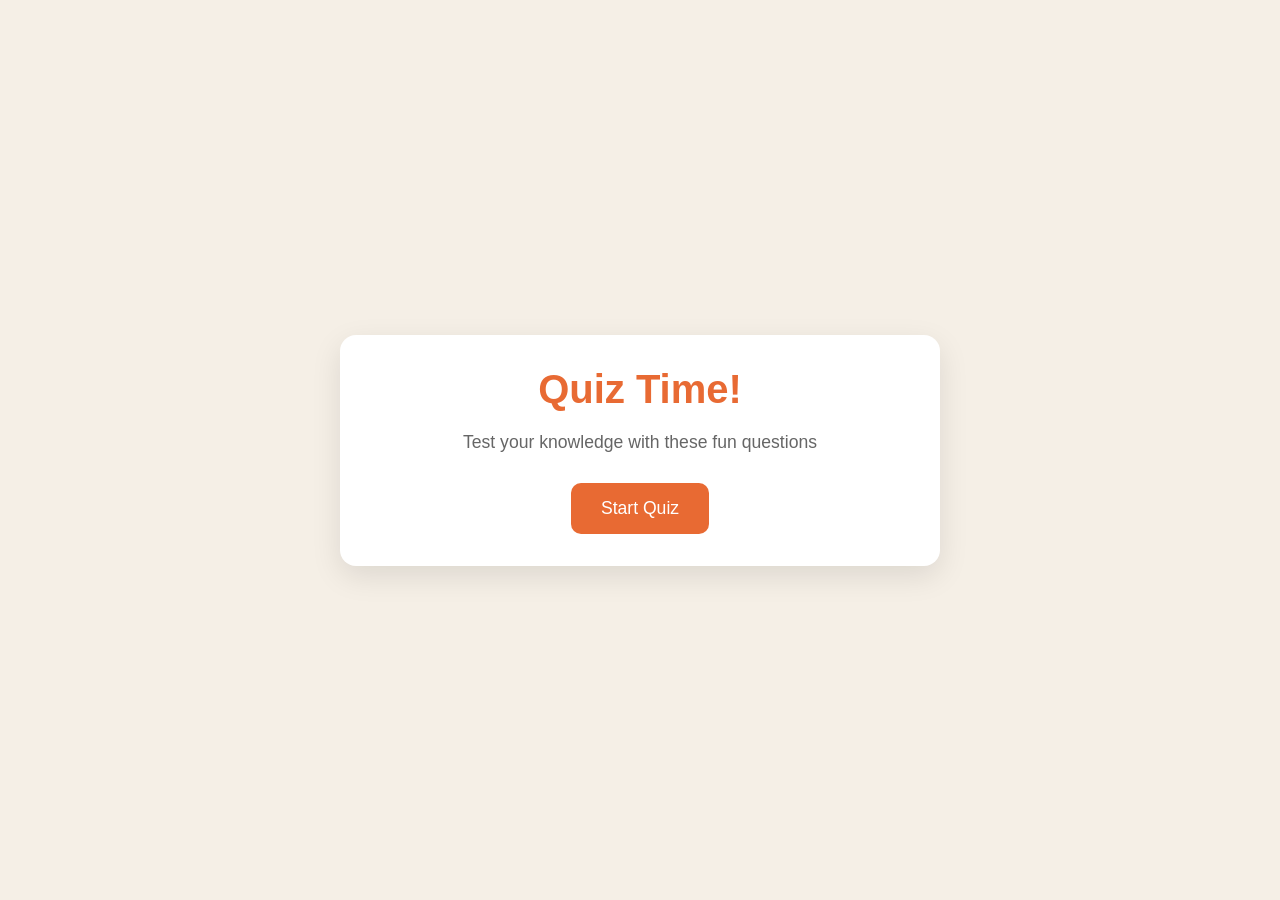
<file: Quiz-Game/indx.html>
<!DOCTYPE html>
<html lang="en">
  <head>
    <meta charset="UTF-8" />
    <meta name="viewport" content="width=device-width, initial-scale=1.0" />
    <title>Quiz Game</title>
    <link rel="stylesheet" href="style.css" />
  </head>
  <body>
    <div class="container">
      <div class="screen active" id="start-screen">
        <h1>Quiz Time!</h1>
        <p>Test your knowledge with these fun questions</p>
        <button id="start-btn">Start Quiz</button>
      </div>

      <div class="screen" id="quiz-screen">
        <div class="quiz-header">
          <h2 id="question-text">Question goes here</h2>
          <div class="quiz-info">
            <p>
              Question <span id="current-question">1</span> of <span id="total-questions">5</span>
            </p>

            <p>Score: <span id="score">0</span></p>
          </div>
        </div>

        <div id="answers-container" class="answers-container">
          <!-- Answer buttons will be insterted here from our js code later at some point -->
        </div>

        <div class="progress-bar">
          <div id="progress" class="progress"></div>
        </div>
      </div>

      <div id="result-screen" class="screen">
        <h1>Quiz Results</h1>
        <div class="result-info">
          <p>You scored <span id="final-score">0</span> out of <span id="max-score">5</span></p>

          <div id="result-message">Good job!</div>
        </div>
        <button id="restart-btn">Restart Quiz</button>
      </div>
    </div>

    <script src="script.js"></script>
  </body>
</html>
</file>
<file: JS_Function/style.css>
/* style.css */

*{
  margin:0;
  padding:0;
  box-sizing:border-box;
}

body{
  font-family:'Poppins',sans-serif;
  background:#0f172a;
  min-height:100vh;
  display:flex;
  justify-content:center;
  align-items:center;
  color:white;
  padding:40px;
}

.container{
  width:100%;
  max-width:1200px;
}

h1{
  text-align:center;
  font-size:3rem;
  margin-bottom:10px;
}

.subtitle{
  text-align:center;
  color:#94a3b8;
  margin-bottom:40px;
}

.top-section{
  background:#1e293b;
  padding:30px;
  border-radius:20px;
  display:flex;
  gap:20px;
  flex-wrap:wrap;
  justify-content:center;
  align-items:end;
  margin-bottom:50px;
}

.input-group{
  display:flex;
  flex-direction:column;
  gap:10px;
}

label{
  font-size:14px;
  color:#cbd5e1;
}

select,
input{
  width:250px;
  padding:14px;
  border:none;
  border-radius:12px;
  background:#334155;
  color:white;
  font-size:16px;
}

input::placeholder{
  color:#94a3b8;
}

button{
  padding:14px 28px;
  border:none;
  border-radius:12px;
  background:#3b82f6;
  color:white;
  cursor:pointer;
  font-size:16px;
  transition:0.3s;
}

button:hover{
  transform:translateY(-3px);
  background:#2563eb;
}

.visualizer{
  display:flex;
  justify-content:center;
  align-items:center;
  gap:20px;
  flex-wrap:wrap;
  margin-bottom:50px;
}

.box{
  width:250px;
  min-height:180px;
  background:#1e293b;
  border-radius:20px;
  display:flex;
  flex-direction:column;
  justify-content:center;
  align-items:center;
  padding:20px;
  transition:0.4s;
  position:relative;
  overflow:hidden;
}

.box::before{
  content:'';
  position:absolute;
  width:200%;
  height:200%;
  background:linear-gradient(
    45deg,
    transparent,
    rgba(255,255,255,0.05),
    transparent
  );
  transform:rotate(45deg);
  animation:shine 4s linear infinite;
}

@keyframes shine{
  0%{
    left:-200%;
  }
  100%{
    left:200%;
  }
}

.box h2{
  margin-bottom:15px;
  font-size:22px;
}

.box p{
  font-size:24px;
  font-weight:600;
  text-align:center;
  word-break:break-word;
}

.arrow{
  font-size:50px;
  color:#60a5fa;
}

.console-section{
  background:#020617;
  border-radius:20px;
  padding:30px;
}

.console-section h3{
  margin-bottom:20px;
}

#consoleBox{
  background:black;
  min-height:220px;
  border-radius:12px;
  padding:20px;
  overflow-y:auto;
}

.log{
  color:#22c55e;
  margin-bottom:12px;
  font-family:monospace;
}

.animate{
  transform:scale(1.05);
  box-shadow:0 0 25px #3b82f6;
}

@media(max-width:900px){

  .visualizer{
    flex-direction:column;
  }

  .arrow{
    transform:rotate(90deg);
  }

}
</file>
<file: JS_Objects/style.css>
*{
  margin:0;
  padding:0;
  box-sizing:border-box;
  font-family:Arial, Helvetica, sans-serif;
}

body{
  min-height:100vh;
  background:#0f172a;
  display:flex;
  justify-content:center;
  align-items:center;
  padding:30px;
  color:white;
}

.container{
  width:100%;
  max-width:1200px;
}

h1{
  text-align:center;
  margin-bottom:30px;
  color:#38bdf8;
  font-size:40px;
}

.card{
  background:#111827;
  padding:25px;
  border-radius:20px;
  margin-bottom:30px;
  box-shadow:0 0 20px rgba(0,0,0,0.4);
}

.card h2{
  margin-bottom:20px;
}

input{
  width:100%;
  padding:14px;
  margin-bottom:15px;
  border:none;
  border-radius:10px;
  background:#1e293b;
  color:white;
  font-size:16px;
}

button{
  width:100%;
  padding:15px;
  border:none;
  border-radius:10px;
  background:#0ea5e9;
  color:white;
  font-size:17px;
  cursor:pointer;
  transition:0.3s;
}

button:hover{
  background:#0284c7;
}

.grid{
  display:grid;
  grid-template-columns:repeat(auto-fit,minmax(280px,1fr));
  gap:20px;
}

.box{
  background:#111827;
  padding:20px;
  border-radius:20px;
  min-height:220px;
  box-shadow:0 0 15px rgba(0,0,0,0.3);
  transition:0.3s;
}

.box:hover{
  transform:translateY(-5px);
}

.box h3{
  color:#38bdf8;
  margin-bottom:15px;
}

.box p{
  line-height:1.8;
  color:#cbd5e1;
  word-break:break-word;
}
</file>
<file: Password_Gen/style.css>
*{
    margin: 0;
    padding: 0;
    box-sizing: border-box;
    font-family: sans-serif;
}

body{
    max-width: 100vw;
    min-height: 100vh;
    display: flex;
    justify-content: center;
    align-items: center;
    background: linear-gradient(to right bottom, #ffa585, #45c5d8);
    color: #fff;
    font-weight: 600;
}

.container{
    border: 0.5px solid #fff;
    border-radius: 10px;
    padding: 28px 32px;
    display: flex;
    flex-direction: column;
    background: transparent;
    box-shadow: 8px 8px 4px #909090, 8px 8px 0px #575757;
}

.container h1{
    font-size: 1.4rem;
    margin-block: 8px;
}
.inputBox{
    position: relative;
}

.inputBox span{
    position: absolute;
    top: 16px;
    right: 6px;
    color: #000;
    font-size: 28px;
    cursor: pointer;
    z-index: 2;
}
.passBox{
    background-color: #fff;
    border: none;
    outline: none;
    padding: 10px;
    width: 300px;
    border-radius: 4px;
    font-size: 20px;
    margin-block: 8px;
    text-overflow: ellipsis;
}

.row{
    display: flex;
    margin-block: 8px;
}

.row p, .row label{
    flex-basis: 100%;
    font-size: 18px;
}

.row input[type="checkbox"]{
    width: 20px;
    height: 20px;
}

.genBtn{
    border: none;
    outline: none;
    background-color: #2c619e;
    padding: 12px 24px;
    color: #fff;
    font-size: 18px;
    margin-block: 8px;
    font-weight: 700;
    cursor: pointer;
    border-radius: 4px;
}

.genBtn:hover{
    background-color: #0066ff;
}
</file>
<file: Stop-Watch/style.css>
*{
    margin: 0;
    padding: 0;
    box-sizing: border-box;
    font-family: Verdana, Geneva, Tahoma, sans-serif;
}

body{
    background-color: rgba(0, 0, 0, 0.7);
    color: #ffffff;
    display: flex;
    justify-content: center;
    align-items: center;
    min-height: 100vh;
    flex-direction: column;
}

.stopwatch{
    background-color: rgba(0, 0, 0, 0.9);
    padding: 20px 24px;
    border-radius: 10px;
}

.timerDisplay{
    font-size: 50px;
    font-weight: 600;
}

.buttons{
    margin-top: 20px;
}

.btn{
    font-size: 20px;
    background: none;
    border: none;
    color: #fff;
    background-color: var(--clr);
    padding: 12px 24px;
    margin-inline: 12px;
    border-radius: 8px;
    cursor: pointer;
}
</file>
<file: Quiz-Game/style.css>
/* Basic Reset */

* {
  margin: 0;
  padding: 0;
  box-sizing: border-box;
}

body {
  background: #f5efe6;
  display: flex;
  justify-content: center;
  align-items: center;
  min-height: 100vh;
  padding: 1rem;
  font-family: sans-serif;
}

.container {
  background-color: white;
  border-radius: 1rem;
  box-shadow: 0 10px 30px rgba(0, 0, 0, 0.1);
  width: 100%;
  max-width: 600px;
  overflow: hidden;
  position: relative;
}

/* SCREENS */
.screen {
  display: none;
  padding: 2rem;
  text-align: center;
}

.screen.active {
  display: block;
}

/* START SCREEN */

#start-screen h1 {
  color: #e86a33;
  margin-bottom: 20px;
  font-size: 2.5rem;
}

#start-screen p {
  color: #666;
  margin-bottom: 30px;
  font-size: 1.1rem;
}

.quiz-header {
  margin-bottom: 1rem;
}

#question-text {
  color: #333;
  font-size: 1.5rem;
  margin-bottom: 1rem;
  line-height: 1.4;
}

.quiz-info {
  display: flex;
  justify-content: space-between;
  color: #666;
  margin-bottom: 10px;
}

.answers-container {
  display: flex;
  flex-direction: column;
  gap: 10px;
  margin-bottom: 25px;
}

.answer-btn {
  background-color: #f8f0e5;
  color: #333;
  border: 2px solid #eadbc8;
  border-radius: 10px;
  padding: 1rem;
  cursor: pointer;
  text-align: left;
  transition: all 0.3s ease;
}

.answer-btn:hover {
  background-color: #eadbc8;
  border-color: #dac0ae;
}

.answer-btn.correct {
  background-color: #e6fff0;
  border-color: #a3f0c4;
  color: #28a745;
}

.answer-btn.incorrect {
  background-color: #fff0f0;
  border-color: #ffbdbd;
  color: #dc3545;
}

.progress-bar {
  height: 10px;
  background-color: #f8f0e5;
  border-radius: 5px;
  overflow: hidden;
  margin-top: 20px;
}

.progress {
  height: 100%;
  background-color: #e86a33;
  width: 0%;
  transition: width 0.3s ease;
}

/* RESULT SCREEN */

#result-screen h1 {
  color: #e86a33;
  margin-bottom: 30px;
}

.result-info {
  background-color: #f8f0e5;
  border-radius: 10px;
  padding: 20px;
  margin-bottom: 30px;
}

.result-info p {
  font-size: 1.2rem;
  color: #333;
  margin-bottom: 1rem;
}

#result-message {
  font-size: 1.5rem;
  font-weight: 600;
  color: #e86a33;
}

button {
  background-color: #e86a33;
  color: white;
  border: none;
  border-radius: 10px;
  padding: 15px 30px;
  font-size: 1.1rem;
  cursor: pointer;
  transition: background-color 0.3s ease;
}

button:hover {
  background-color: #d45b28;
}

/* RESPONSIVE DESIGN */
@media (max-width: 500px) {
  /* when we hit 500px and below, implement the styles below */

  .screen {
    padding: 1rem;
  }

  #start-screen h1 {
    font-size: 2rem;
  }

  #question-text {
    font-size: 1.3rem;
  }

  .answer-btn {
    padding: 12px;
  }

  button {
    padding: 12px 25px;
    font-size: 1rem;
  }
}
</file>
